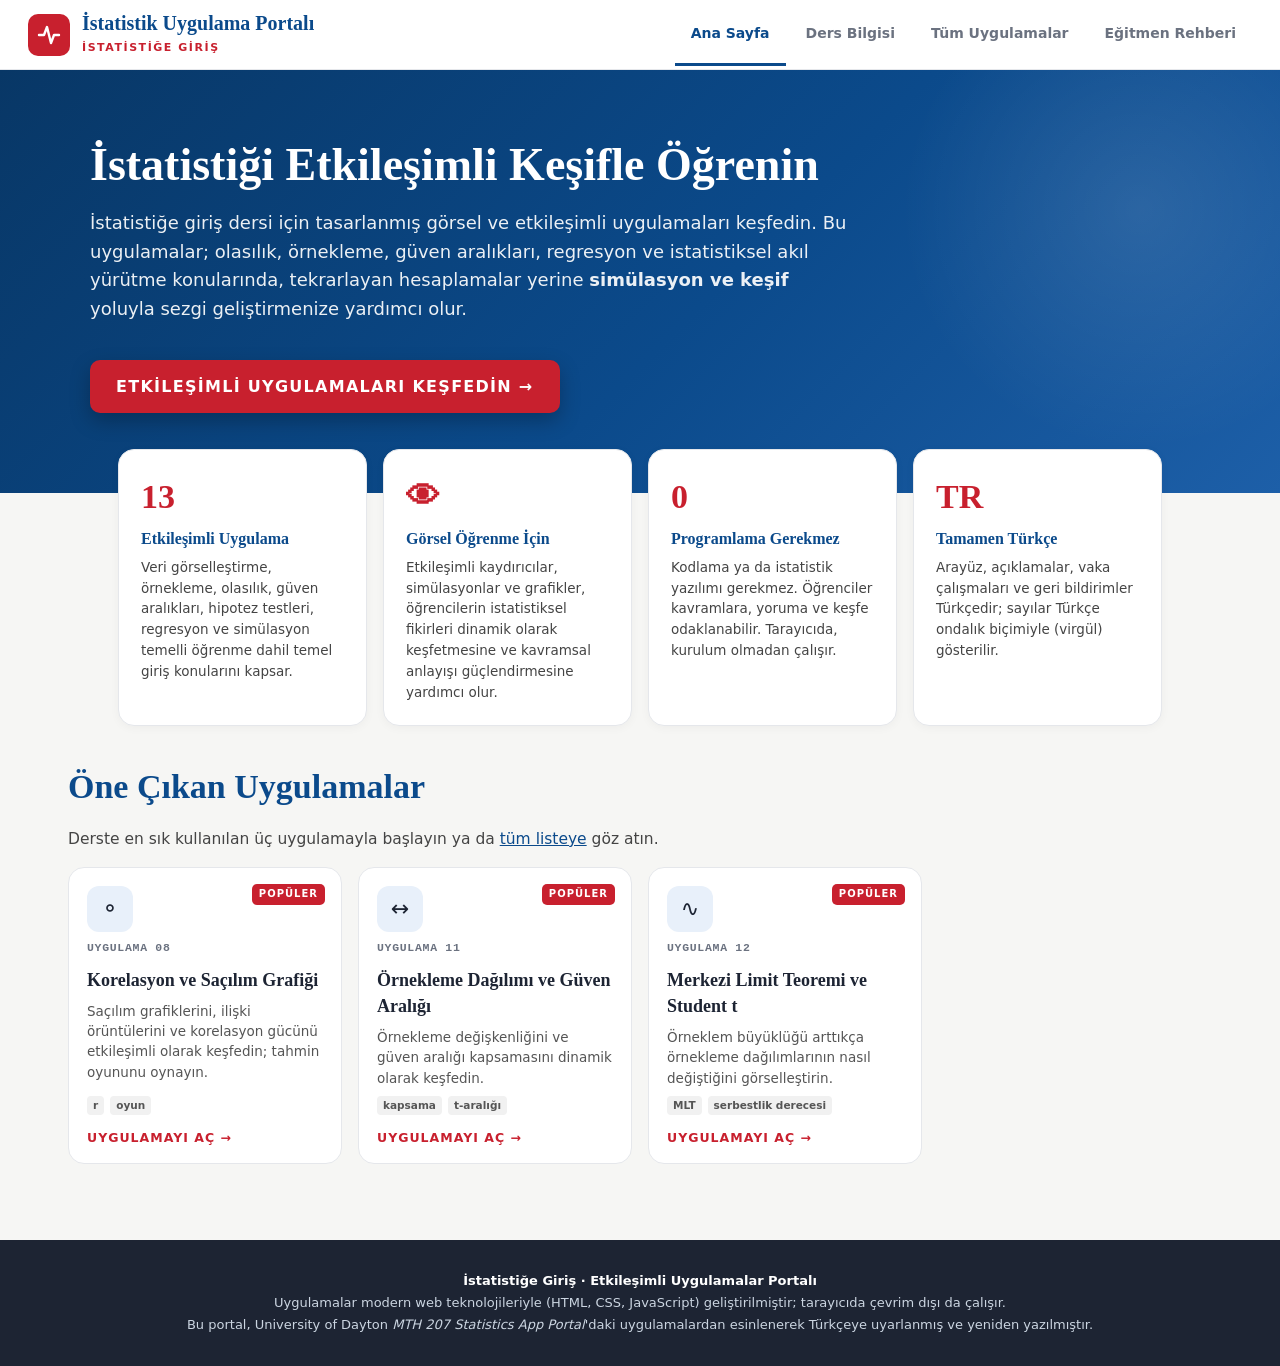
<file: index.html>
<!DOCTYPE html>
<html lang="tr">
<head>
<meta charset="UTF-8">
<meta name="viewport" content="width=device-width, initial-scale=1.0">
<title>İstatistiğe Giriş · Etkileşimli Uygulamalar Portalı</title>
<meta name="description" content="İstatistiğe giriş dersi için 13 etkileşimli, Türkçe istatistik uygulaması: örnekleme, betimsel istatistik, korelasyon, regresyon, olasılık, güven aralıkları ve hipotez testleri.">
<link rel="stylesheet" href="assets/ortak.css">
<style>
  body{background:#f6f6f4}
  .ust{display:flex;justify-content:space-between;align-items:center;gap:16px;background:#fff;border-bottom:1px solid var(--kenar);padding:0 28px;position:sticky;top:0;z-index:30;flex-wrap:wrap}
  .marka{display:flex;align-items:center;gap:12px;padding:12px 0;text-decoration:none}
  .marka .ikon{width:42px;height:42px;border-radius:10px;background:var(--kirmizi);display:grid;place-items:center}
  .marka b{display:block;font-family:var(--serif);font-size:20px;color:var(--mavi);line-height:1.1}
  .marka span{font-size:11px;font-weight:800;letter-spacing:.14em;color:var(--kirmizi)}
  nav.ana-menu{display:flex;gap:4px;flex-wrap:wrap}
  nav.ana-menu a{padding:20px 16px;font-size:14px;font-weight:600;color:var(--soluk);text-decoration:none;border-bottom:3px solid transparent}
  nav.ana-menu a.aktif{color:var(--mavi);border-bottom-color:var(--mavi)}
  .gorunum{display:none}.gorunum.aktif{display:block}
  .kahraman{background:linear-gradient(135deg,#083766 0%,#0b4a8b 55%,#1d5fa8 100%);color:#fff;padding:70px 28px 80px;position:relative;overflow:hidden}
  .kahraman::after{content:'';position:absolute;right:-120px;top:-120px;width:520px;height:520px;border-radius:50%;background:radial-gradient(circle,rgba(255,255,255,.10),transparent 65%)}
  .kahraman .ic{max-width:1100px;margin:0 auto;position:relative;z-index:1}
  .kahraman h1{font-family:var(--serif);font-size:46px;line-height:1.1;margin:0 0 18px;max-width:780px}
  .kahraman p{font-size:18px;line-height:1.6;max-width:760px;opacity:.92}
  .cta{display:inline-flex;align-items:center;gap:10px;background:var(--kirmizi);color:#fff;text-decoration:none;font-weight:800;letter-spacing:.08em;padding:15px 26px;border-radius:10px;margin-top:18px;box-shadow:0 8px 20px rgba(0,0,0,.25)}
  .cta:hover{background:#a81a26}
  .ozellik{max-width:1100px;margin:-44px auto 0;display:grid;grid-template-columns:repeat(4,1fr);gap:16px;padding:0 28px;position:relative;z-index:2}
  .ozellik .kart{padding:22px}
  .ozellik .sayi{font-family:var(--serif);font-size:34px;font-weight:700;color:var(--kirmizi)}
  .ozellik h3{margin:6px 0;font-size:16px;color:var(--mavi);font-family:var(--serif)}
  .ozellik p{margin:0;font-size:13.5px;color:#444;line-height:1.55}
  @media (max-width:900px){.ozellik{grid-template-columns:1fr 1fr}.kahraman h1{font-size:34px}}
  @media (max-width:560px){.ozellik{grid-template-columns:1fr}}
  .sayfa{max-width:1200px;margin:0 auto;padding:36px 28px}
  .sayfa-bas h1{font-family:var(--serif);color:var(--mavi);font-size:34px;margin:0 0 8px}
  .sayfa-bas p{font-size:15.5px;color:#444;line-height:1.6;max-width:880px}
  .canli{display:inline-flex;align-items:center;gap:7px;font-size:11px;font-weight:800;letter-spacing:.1em;color:var(--yesil);background:var(--yesil-acik);border-radius:999px;padding:5px 11px}
  .canli::before{content:'';width:8px;height:8px;border-radius:50%;background:var(--yesil);box-shadow:0 0 0 3px rgba(20,150,111,.25)}
  .hizli{display:flex;align-items:center;gap:8px;flex-wrap:wrap;margin:16px 0 8px;font-size:13px;font-weight:700;color:var(--soluk)}
  .hizli a{border:1px solid var(--kenar);background:#fff;border-radius:999px;padding:6px 14px;text-decoration:none;color:var(--mavi);font-weight:700}
  .hizli a:hover{background:var(--mavi);color:#fff}
  .arama{max-width:420px;margin-top:10px}
  .modul{margin-top:38px;scroll-margin-top:90px}
  .modul-bas{display:flex;gap:16px;align-items:flex-start;margin-bottom:16px}
  .modul-bas .harf{width:52px;height:52px;border-radius:14px;background:var(--mavi);color:#fff;font-family:var(--serif);font-size:26px;font-weight:700;display:grid;place-items:center;flex:none}
  .modul-bas h2{margin:2px 0 4px;font-size:15px;letter-spacing:.06em;color:var(--mavi)}
  .modul-bas p{margin:0;font-size:14px;color:#555;line-height:1.5}
  .kartlar{display:grid;grid-template-columns:repeat(auto-fill,minmax(270px,1fr));gap:16px}
  .uyg{background:#fff;border:1px solid var(--kenar);border-radius:16px;padding:18px 18px 16px;display:flex;flex-direction:column;gap:8px;transition:.18s;position:relative;text-decoration:none;color:inherit}
  .uyg:hover{transform:translateY(-3px);box-shadow:0 12px 28px rgba(11,74,139,.14);border-color:#c9d8ee}
  .uyg .no{font-family:var(--mono);font-size:11.5px;font-weight:800;color:var(--soluk);letter-spacing:.06em}
  .uyg .pop{position:absolute;top:16px;right:16px;font-size:10px;font-weight:800;letter-spacing:.1em;background:var(--kirmizi);color:#fff;border-radius:5px;padding:3px 7px}
  .uyg .simge{width:46px;height:46px;border-radius:12px;background:var(--mavi-acik);display:grid;place-items:center;font-size:22px}
  .uyg h3{margin:2px 0 0;font-family:var(--serif);font-size:18px;color:var(--metin)}
  .uyg p{margin:0;font-size:13.5px;color:#555;line-height:1.5;flex:1}
  .uyg .etiketler{display:flex;gap:6px;flex-wrap:wrap}
  .uyg .etiketler span{font-size:10.5px;font-weight:700;background:#f1f1f1;color:#555;border-radius:4px;padding:2px 6px}
  .uyg .ac{margin-top:6px;font-size:12.5px;font-weight:800;letter-spacing:.08em;color:var(--kirmizi)}
  .alinti{border-left:4px solid var(--kirmizi);background:#fff;padding:16px 20px;border-radius:0 12px 12px 0;font-family:var(--serif);font-size:19px;font-style:italic;color:var(--mavi);margin:18px 0}
  .liste-izgara{display:grid;grid-template-columns:repeat(4,1fr);gap:16px}
  @media (max-width:900px){.liste-izgara{grid-template-columns:1fr 1fr}}
  .liste-izgara .kart h3{font-size:16px}
  .liste-izgara ul{margin:0;padding-left:18px;font-size:13.5px;line-height:1.8;color:#333}
  .bolum-baslik{font-size:12px;font-weight:800;letter-spacing:.12em;color:var(--kirmizi);margin:30px 0 6px}
  .eslesme{display:grid;grid-template-columns:repeat(auto-fill,minmax(210px,1fr));gap:14px}
  .eslesme .kart{padding:16px}
  .eslesme .kart .e{font-size:11px;font-weight:800;letter-spacing:.1em;color:var(--kirmizi)}
  .eslesme .kart a{display:block;font-size:13.5px;margin:5px 0;color:var(--mavi);text-decoration:none;font-weight:600}
  .eslesme .kart a:hover{text-decoration:underline}
  .eslesme .kart .r{font-family:var(--mono);font-size:11px;color:var(--soluk);margin-top:6px}
  .alt-k{background:#1d2433;color:#cbd5e1;padding:30px 28px;text-align:center;font-size:13px;line-height:1.7;margin-top:40px}
  .alt-k b{color:#fff}
  .alt-k a{color:#93c5fd}
</style>
</head>
<body>
<header class="ust">
  <a class="marka" href="#ana"><div class="ikon"><svg width="24" height="24" viewBox="0 0 24 24" fill="none" stroke="#fff" stroke-width="2.4" stroke-linecap="round" stroke-linejoin="round"><polyline points="2,12 7,12 10,4 14,20 17,12 22,12"/></svg></div><div><b>İstatistik Uygulama Portalı</b><span>İSTATİSTİĞE GİRİŞ</span></div></a>
  <nav class="ana-menu">
    <a href="#ana" data-g="ana">Ana Sayfa</a>
    <a href="#ders" data-g="ders">Ders Bilgisi</a>
    <a href="#uygulamalar" data-g="uygulamalar">Tüm Uygulamalar</a>
    <a href="#rehber" data-g="rehber">Eğitmen Rehberi</a>
  </nav>
</header>

<!-- ================= ANA SAYFA ================= -->
<section class="gorunum" id="g-ana">
  <div class="kahraman"><div class="ic">
    <h1>İstatistiği Etkileşimli Keşifle Öğrenin</h1>
    <p>İstatistiğe giriş dersi için tasarlanmış görsel ve etkileşimli uygulamaları keşfedin. Bu uygulamalar; olasılık, örnekleme, güven aralıkları, regresyon ve istatistiksel akıl yürütme konularında, tekrarlayan hesaplamalar yerine <b>simülasyon ve keşif</b> yoluyla sezgi geliştirmenize yardımcı olur.</p>
    <a class="cta" href="#uygulamalar">ETKİLEŞİMLİ UYGULAMALARI KEŞFEDİN →</a>
  </div></div>
  <div class="ozellik">
    <div class="kart"><div class="sayi">13</div><h3>Etkileşimli Uygulama</h3><p>Veri görselleştirme, örnekleme, olasılık, güven aralıkları, hipotez testleri, regresyon ve simülasyon temelli öğrenme dahil temel giriş konularını kapsar.</p></div>
    <div class="kart"><div class="sayi">👁</div><h3>Görsel Öğrenme İçin</h3><p>Etkileşimli kaydırıcılar, simülasyonlar ve grafikler, öğrencilerin istatistiksel fikirleri dinamik olarak keşfetmesine ve kavramsal anlayışı güçlendirmesine yardımcı olur.</p></div>
    <div class="kart"><div class="sayi">0</div><h3>Programlama Gerekmez</h3><p>Kodlama ya da istatistik yazılımı gerekmez. Öğrenciler kavramlara, yoruma ve keşfe odaklanabilir. Tarayıcıda, kurulum olmadan çalışır.</p></div>
    <div class="kart"><div class="sayi">TR</div><h3>Tamamen Türkçe</h3><p>Arayüz, açıklamalar, vaka çalışmaları ve geri bildirimler Türkçedir; sayılar Türkçe ondalık biçimiyle (virgül) gösterilir.</p></div>
  </div>
  <div class="sayfa">
    <div class="sayfa-bas"><h1>Öne Çıkan Uygulamalar</h1><p>Derste en sık kullanılan üç uygulamayla başlayın ya da <a href="#uygulamalar">tüm listeye</a> göz atın.</p></div>
    <div class="kartlar" id="oneCikan"></div>
  </div>
</section>

<!-- ================= DERS BİLGİSİ ================= -->
<section class="gorunum" id="g-ders"><div class="sayfa">
  <div class="sayfa-bas"><h1>Bu Uygulamalar Derse Nasıl Destek Olur?</h1><p>İstatistiğe girişte kavramsal anlayışı desteklemek için tasarlanmış etkileşimli öğrenme araçları.</p></div>
  <p class="bolum-baslik">DERSİN YAKLAŞIMI</p>
  <div class="kart">
    <h2>Ders Felsefesi ve İstatistiksel Akıl Yürütme</h2>
    <p style="font-size:15px;line-height:1.65">Ders şunları vurgular:</p>
    <ul style="font-size:15px;line-height:1.8"><li>istatistiksel sonuçları yorumlamak,</li><li>araştırma tasarımlarını değerlendirmek,</li><li>varsayımları sınamak,</li><li>ve veriyi bağlamı içinde anlamak.</li></ul>
    <p style="font-size:15px;line-height:1.65">Öğrenciler formül ezberine odaklanmak yerine görsel yorum, akıl yürütme ve uygulamalı istatistiksel düşünme yoluyla kavramsal bir anlayış geliştirir.</p>
    <div class="alinti">“Öğrencilerin bir istatistiksel sonuca bakıp şunu sormasını istiyoruz: Bu, bağlamı içinde gerçekte ne anlama geliyor?”</div>
  </div>
  <p class="bolum-baslik">HESAP MAKİNESİ VE YAZILIMI TAMAMLAR</p>
  <div class="kart">
    <h2>Hesaplamanın Ötesinde Anlama</h2>
    <p style="font-size:15px;line-height:1.65">Bilimsel/grafik hesap makinesi ya da istatistik yazılımları (Excel, SPSS, R, Jamovi vb.) sınavlar ve standart ders çalışmaları için gerekli olmaya devam eder. Bu etkileşimli uygulamalar, hesap makinesi ve yazılım temelli öğretimin <b>yerini almak için değil, onu tamamlamak için</b> tasarlanmıştır.</p>
    <p style="font-size:15px;line-height:1.65">Uygulamalar, yalnızca hesap makinesinin kolayca açıklayamayacağı istatistiksel fikirler için sezgi geliştirmeye yardımcı olur. Parametreleri dinamik olarak değiştirip sonuçları gerçek zamanlı görerek öğrenciler şunları daha iyi kavrar:</p>
    <ul style="font-size:15px;line-height:1.8"><li>örnekleme değişkenliği,</li><li>güven aralıkları,</li><li>regresyonun davranışı,</li><li>olasılık kavramları,</li><li>ve istatistiksel karar verme.</li></ul>
    <div class="not mavi" style="font-size:15px"><b>Hesap makinesi hesaplar; bu uygulamalar ise sonuçların gerçekte ne anlama geldiğini yorumlamaya yardımcı olur.</b></div>
  </div>
  <p class="bolum-baslik">DERSTE NELER ÖĞRENİLİR?</p>
  <p style="font-size:14.5px;color:#444">Giriş düzeyindeki istatistiğin ana konularıyla uyumlu etkileşimli uygulamalar.</p>
  <div class="liste-izgara">
    <div class="kart"><h3>📊 Veriyi Keşfetmek ve Anlamak</h3><ul><li>Kategorik ve sayısal değişkenler</li><li>Histogram ve kutu grafikleri</li><li>Merkez ve yayılım ölçüleri</li><li>Dağılımları karşılaştırma</li><li>Normal modeller ve z-puanları</li></ul></div>
    <div class="kart"><h3>🔗 Değişkenler Arası İlişkiler</h3><ul><li>Saçılım grafikleri</li><li>Korelasyon</li><li>Doğrusal regresyon</li><li>Eğim ve ilişkinin yorumu</li><li>Regresyon varsayımları</li></ul></div>
    <div class="kart"><h3>🎯 Veri Toplamak</h3><ul><li>Popülasyon ve örneklem</li><li>Örnekleme yöntemleri</li><li>Örnekleme yanlılığı</li><li>Anket tasarımı</li><li>Gözlemsel çalışmalar</li></ul></div>
    <div class="kart"><h3>⚖️ Çıkarım ve Karar Verme</h3><ul><li>Olasılık kavramları</li><li>Merkezi Limit Teoremi</li><li>Güven aralıkları</li><li>Hipotez testleri</li><li>I. ve II. tip hatalar</li></ul></div>
  </div>
  <p class="bolum-baslik">PEDAGOJİK ÇERÇEVE</p>
  <div class="not" style="font-size:15px">Bu etkileşimli uygulamalar sınıf içi öğretimi desteklemek ve İstatistiğe Giriş dersinde kavramsal öğrenmeyi güçlendirmek amacıyla tasarlanmıştır.</div>
</div></section>

<!-- ================= TÜM UYGULAMALAR ================= -->
<section class="gorunum" id="g-uygulamalar"><div class="sayfa">
  <div class="sayfa-bas">
    <div style="display:flex;align-items:center;gap:12px;flex-wrap:wrap"><span class="kb" style="margin:0">ETKİLEŞİMLİ İSTATİSTİK UYGULAMALARI MERKEZİ</span><span class="canli">13 UYGULAMA YAYINDA</span></div>
    <h1>Etkileşimli İstatistik Uygulamalarını Keşfedin</h1>
    <p>İstatistiğe Giriş dersinde kavramsal anlayışı desteklemek için tasarlanmış 13 etkileşimli uygulamayı keşfedin. Uygulamalar, ders müfredatının kronolojik akışına göre düzenlenmiştir.</p>
    <div class="hizli">Hızlı geçiş: <a href="#modul-A">Modül A</a><a href="#modul-B">Modül B</a><a href="#modul-C">Modül C</a><a href="#modul-D">Modül D</a></div>
    <input type="text" class="arama" id="ara" placeholder="🔍 Uygulama ara (ör. regresyon, güven, zar)…">
  </div>
  <div id="moduller"></div>
</div></section>

<!-- ================= EĞİTMEN REHBERİ ================= -->
<section class="gorunum" id="g-rehber"><div class="sayfa">
  <div class="sayfa-bas"><h1>Eğitmen Rehberi ve Öğretim Stratejileri</h1></div>
  <p class="bolum-baslik">DERSE ENTEGRASYON</p>
  <div class="izgara-3">
    <div class="kart"><h3>📽 Ders Sırasında Yansıtma ve Not Alma</h3><p style="font-size:14px;line-height:1.6">Uygulamalar canlı sınıf gösterimlerinde ve yansıtılan derslerde iyi çalışacak biçimde tasarlanmıştır. Eğitmenler simülasyonların üzerine doğrudan not alabilir, grafikleri tam ekran büyütebilir ve sınıf tartışmaları sırasında istatistiksel örüntüleri dinamik olarak vurgulayabilir.</p></div>
    <div class="kart"><h3>🙋 Sınıf İçi Etkin Öğrenme</h3><p style="font-size:14px;line-height:1.6">Eğitmenler, öğrencilerin kendi cihazlarında uygulamaları keşfederek tahminlerini sınadığı, sonuçları yorumladığı ve istatistiksel fikirleri birlikte tartıştığı kısa sınıf etkinlikleri düzenleyebilir.</p><p style="font-size:14px;line-height:1.6">Örneğin öğrenciler, <a href="uygulamalar/08-korelasyon.html">Korelasyon ve Saçılım Grafiği</a> uygulamasında gerçek değeri görmeden önce korelasyonun gücünü gözle tahmin edebilir.</p></div>
    <div class="kart"><h3>💻 Programlama Gerekmez</h3><p style="font-size:14px;line-height:1.6">Uygulamalar giriş düzeyindeki öğrenciler için tasarlanmıştır ve programlama deneyimi gerektirmez. Öğrenciler istatistik yazılımı ya da kodlama yerine kaydırıcılar, düğmeler, simülasyonlar ve görsel denetimlerle etkileşime girer.</p></div>
  </div>
  <p class="bolum-baslik">ÖĞRENCİ KATILIMI</p>
  <div class="izgara-3">
    <div class="kart"><h3>👁 Kavramları Görsel Olarak Keşfetme</h3><p style="font-size:14px;line-height:1.6">Öğrenciler kaydırıcıları, örnekleme ayarlarını ve grafik gösterimlerini değiştirerek istatistiksel kavramlar için dinamik bir sezgi geliştirir.</p></div>
    <div class="kart"><h3>🔍 Sonuçları Keşfetme ve Yorumlama</h3><p style="font-size:14px;line-height:1.6">Öğrenciler beklenen sonuçları simülasyon sonuçlarıyla karşılaştırır ve istatistiksel anlamı bağlamı içinde yorumlama alıştırması yapar.</p></div>
    <div class="kart"><h3>🔁 Ders Kavramlarını Pekiştirme</h3><p style="font-size:14px;line-height:1.6">Uygulamalara ödev, sınav hazırlığı ya da bağımsız keşif sırasında yeniden dönülerek kavramsal anlayış güçlendirilebilir.</p></div>
  </div>
  <p class="bolum-baslik">KONUYA GÖRE ÖNERİLEN UYGULAMA EŞLEŞTİRMELERİ</p>
  <div class="eslesme" id="eslesme"></div>
  <p class="bolum-baslik">ÖRNEK SINIF ETKİNLİKLERİ</p>
  <div class="kart"><ul style="font-size:14px;line-height:1.85;margin:0">
    <li><b>Tahmin et – sına – açıkla:</b> Öğrenciler önce sonucu tahmin eder (ör. “n'yi dörde katlarsak hata payı ne olur?”), sonra uygulamada sınar, sonra farkı açıklar.</li>
    <li><b>Yanlılık avı (Uygulama 02):</b> Her grup bir yöntem seçer, 500 tekrarla karşılaştırır ve yöntemini yanlılık/değişkenlik açısından sınıfa sunar.</li>
    <li><b>Korelasyon turnuvası (Uygulama 08):</b> 10 turluk tahmin oyunu; en düşük ortalama hatayı yapan grup kazanır.</li>
    <li><b>%95 ne demek? (Uygulama 11):</b> Sınıfça 100 örneklem çekin; kaç aralığın kaçırdığını sayın ve “güven” kelimesinin anlamını tartışın.</li>
    <li><b>Halat çekişi (Uygulama 13):</b> α'yı küçültünce β'nın neden büyüdüğünü, n'yi artırınca ikisinin birlikte nasıl küçüldüğünü gösterin.</li>
  </ul></div>
</div></section>

<footer class="alt-k">
  <b>İstatistiğe Giriş · Etkileşimli Uygulamalar Portalı</b><br>
  Uygulamalar modern web teknolojileriyle (HTML, CSS, JavaScript) geliştirilmiştir; tarayıcıda çevrim dışı da çalışır.<br>
  Bu portal, University of Dayton <i>MTH 207 Statistics App Portal</i>'daki uygulamalardan esinlenerek Türkçeye uyarlanmış ve yeniden yazılmıştır.
</footer>

<script>
const UYG = [
  {no: '01', m: 'A', ad: 'Popülasyon ve Örneklem', d: 'Popülasyonları, örneklemleri, parametreleri ve örneklem istatistiklerini görsel olarak karşılaştırın.', s: '🎯', dosya: '01-populasyon-orneklem.html', e: ['örnekleme hatası', 'MLT']},
  {no: '02', m: 'A', ad: 'Örnekleme Yöntemleri ve Yanlılık', d: 'Farklı örnekleme yöntemlerinin yanlılığı nasıl doğurduğunu ya da azalttığını keşfedin.', s: '🧭', dosya: '02-orneklem-yontemleri.html', e: ['BRÖ', 'tabakalı', 'küme']},
  {no: '03', m: 'A', ad: 'Kategorik Verileri Keşfet', d: 'Kategorik verileri frekans tabloları, çubuk grafikler, pasta grafikler ve Pareto grafikleriyle görselleştirin.', s: '📊', dosya: '03-kategorik-veriler.html', e: ['çubuk', 'pasta', 'CSV']},
  {no: '04', m: 'A', ad: 'Sayısal Verileri Keşfet', d: 'Şekil, merkez, yayılım ve aykırı değerleri histogram, nokta grafiği, kutu grafiği ve gövde-yaprakla inceleyin.', s: '📈', dosya: '04-sayisal-veriler.html', e: ['histogram', 'çarpıklık']},
  {no: '05', m: 'B', ad: 'Çapraz Tablolar ve Paradoks', d: 'İki yönlü tabloları, koşullu yüzdeleri ve Simpson Paradoksu\'nu etkileşimli olarak keşfedin.', s: '▦', dosya: '05-capraz-tablolar.html', e: ['koşullu dağılım', 'Simpson']},
  {no: '06', m: 'B', ad: 'Dağılımları Karşılaştırma', d: 'Birden çok grubu kutu ve keman grafikleriyle görsel olarak karşılaştırın; kendi verinizi yükleyin.', s: '📦', dosya: '06-dagilimlari-karsilastirma.html', e: ['kutu grafiği', 'Iris']},
  {no: '07', m: 'B', ad: 'Normal Model ve Ampirik Kural', d: 'z-puanlarını, normal dağılımları ve 68–95–99,7 ampirik kuralını görselleştirin.', s: '🔔', dosya: '07-normal-model.html', e: ['z-puanı', 'yüzdelik']},
  {no: '08', m: 'B', ad: 'Korelasyon ve Saçılım Grafiği', d: 'Saçılım grafiklerini, ilişki örüntülerini ve korelasyon gücünü etkileşimli olarak keşfedin; tahmin oyununu oynayın.', s: '⚬', dosya: '08-korelasyon.html', pop: true, e: ['r', 'oyun']},
  {no: '09', m: 'B', ad: 'Regresyon ve Eğri Uydurma', d: 'Regresyon doğrularını, tahmin doğruluğunu, artık örüntülerini ve eğri uydurmayı görsel olarak inceleyin.', s: '📉', dosya: '09-regresyon.html', e: ['EKK', 'artıklar', 'Q-Q']},
  {no: '10', m: 'C', ad: 'Büyük Sayılar Yasası Simülatörü', d: 'Tekrarlanan deneylerde ve uzun dönemli simülasyonlarda olasılıkların nasıl kararlı hâle geldiğini görün.', s: '🎲', dosya: '10-buyuk-sayilar-yasasi.html', e: ['yazı-tura', 'zar']},
  {no: '11', m: 'D', ad: 'Örnekleme Dağılımı ve Güven Aralığı', d: 'Örnekleme değişkenliğini ve güven aralığı kapsamasını dinamik olarak keşfedin.', s: '↔', dosya: '11-guven-araligi.html', pop: true, e: ['kapsama', 't-aralığı']},
  {no: '12', m: 'D', ad: 'Merkezi Limit Teoremi ve Student t', d: 'Örneklem büyüklüğü arttıkça örnekleme dağılımlarının nasıl değiştiğini görselleştirin.', s: '∿', dosya: '12-merkezi-limit-teoremi.html', pop: true, e: ['MLT', 'serbestlik derecesi']},
  {no: '13', m: 'D', ad: 'Hipotez Testleri ve Karar Hataları', d: 'p-değerlerini, anlamlılık düzeylerini ve I./II. tip hataları etkileşimli olarak keşfedin.', s: '⚖', dosya: '13-hipotez-testleri.html', e: ['p-değeri', 'güç']}
];
const MODUL = {
  A: {ad: 'MODÜL A: VERİ TOPLAMA VE BETİMSEL İSTATİSTİK', d: 'Örnekleme yöntemlerini, kategorik verileri, dağılımları ve veriyi betimlemek için kullanılan grafiksel özetleri keşfedin.', sira: ['01', '02', '03', '04']},
  B: {ad: 'MODÜL B: İLİŞKİLER VE MODELLEME', d: 'Saçılım grafikleri, korelasyon, regresyon, dağılımlar ve görsel karşılaştırmalarla değişkenler arasındaki ilişkileri keşfedin.', sira: ['05', '06', '07', '08', '09']},
  C: {ad: 'MODÜL C: OLASILIĞIN TEMELLERİ', d: 'Etkileşimli simülasyonlarla olasılık, rastlantısallık, uzun dönem davranışı ve deney sonuçları için sezgi geliştirin.', sira: ['10']},
  D: {ad: 'MODÜL D: ÇIKARIMSAL İSTATİSTİK', d: 'Örnekleme dağılımlarını, güven aralıklarını, Merkezi Limit Teoremi\'ni ve hipotez testi kavramlarını etkileşimli olarak keşfedin.', sira: ['11', '12', '13']}
};
const bul = no => UYG.find(u => u.no === no);
const kart = u => `<a class="uyg" href="uygulamalar/${u.dosya}">${u.pop ? '<span class="pop">POPÜLER</span>' : ''}<div class="simge">${u.s}</div><div class="no">UYGULAMA ${u.no}</div><h3>${u.ad}</h3><p>${u.d}</p><div class="etiketler">${u.e.map(x => `<span>${x}</span>`).join('')}</div><div class="ac">UYGULAMAYI AÇ →</div></a>`;
function modulleriCiz(q = '') {
  q = q.toLocaleLowerCase('tr');
  const eslesir = u => !q || (u.ad + ' ' + u.d + ' ' + u.e.join(' ')).toLocaleLowerCase('tr').includes(q);
  document.getElementById('moduller').innerHTML = Object.entries(MODUL).map(([h, m]) => { const k = m.sira.map(bul).filter(eslesir); if (!k.length) return '';
    return `<div class="modul" id="modul-${h}"><div class="modul-bas"><div class="harf">${h}</div><div><h2>${m.ad}</h2><p>${m.d}</p></div></div><div class="kartlar">${k.map(kart).join('')}</div></div>`; }).join('') || '<p style="margin-top:30px;color:#666">Aramanızla eşleşen uygulama bulunamadı.</p>';
}
document.getElementById('oneCikan').innerHTML = UYG.filter(u => u.pop).map(kart).join('');
const ES = [['ÖRNEKLEME VE VERİ TOPLAMA', ['01', '02']], ['BETİMSEL İSTATİSTİK', ['03', '04', '06']], ['İLİŞKİLER VE MODELLEME', ['05', '08', '09']], ['OLASILIK', ['07', '10']], ['İSTATİSTİKSEL ÇIKARIM', ['11', '12', '13']]];
document.getElementById('eslesme').innerHTML = ES.map(([b, l]) => `<div class="kart"><div class="e">${b}</div>${l.map(n => `<a href="uygulamalar/${bul(n).dosya}">${bul(n).ad}</a>`).join('')}<div class="r">Uygulama ${l.join(', ')}</div></div>`).join('');
document.getElementById('ara').addEventListener('input', e => modulleriCiz(e.target.value));
modulleriCiz();
function yonlendir() {
  let h = location.hash.replace('#', '') || 'ana'; let modul = null;
  if (h.startsWith('modul-')) { modul = h; h = 'uygulamalar'; }
  if (!document.getElementById('g-' + h)) h = 'ana';
  document.querySelectorAll('.gorunum').forEach(g => g.classList.toggle('aktif', g.id === 'g-' + h));
  document.querySelectorAll('nav.ana-menu a').forEach(a => a.classList.toggle('aktif', a.dataset.g === h));
  if (modul) { const m = document.getElementById(modul); if (m) m.scrollIntoView({behavior: 'smooth'}); } else window.scrollTo(0, 0);
}
window.addEventListener('hashchange', yonlendir); yonlendir();
</script>
</body>
</html>
</file>
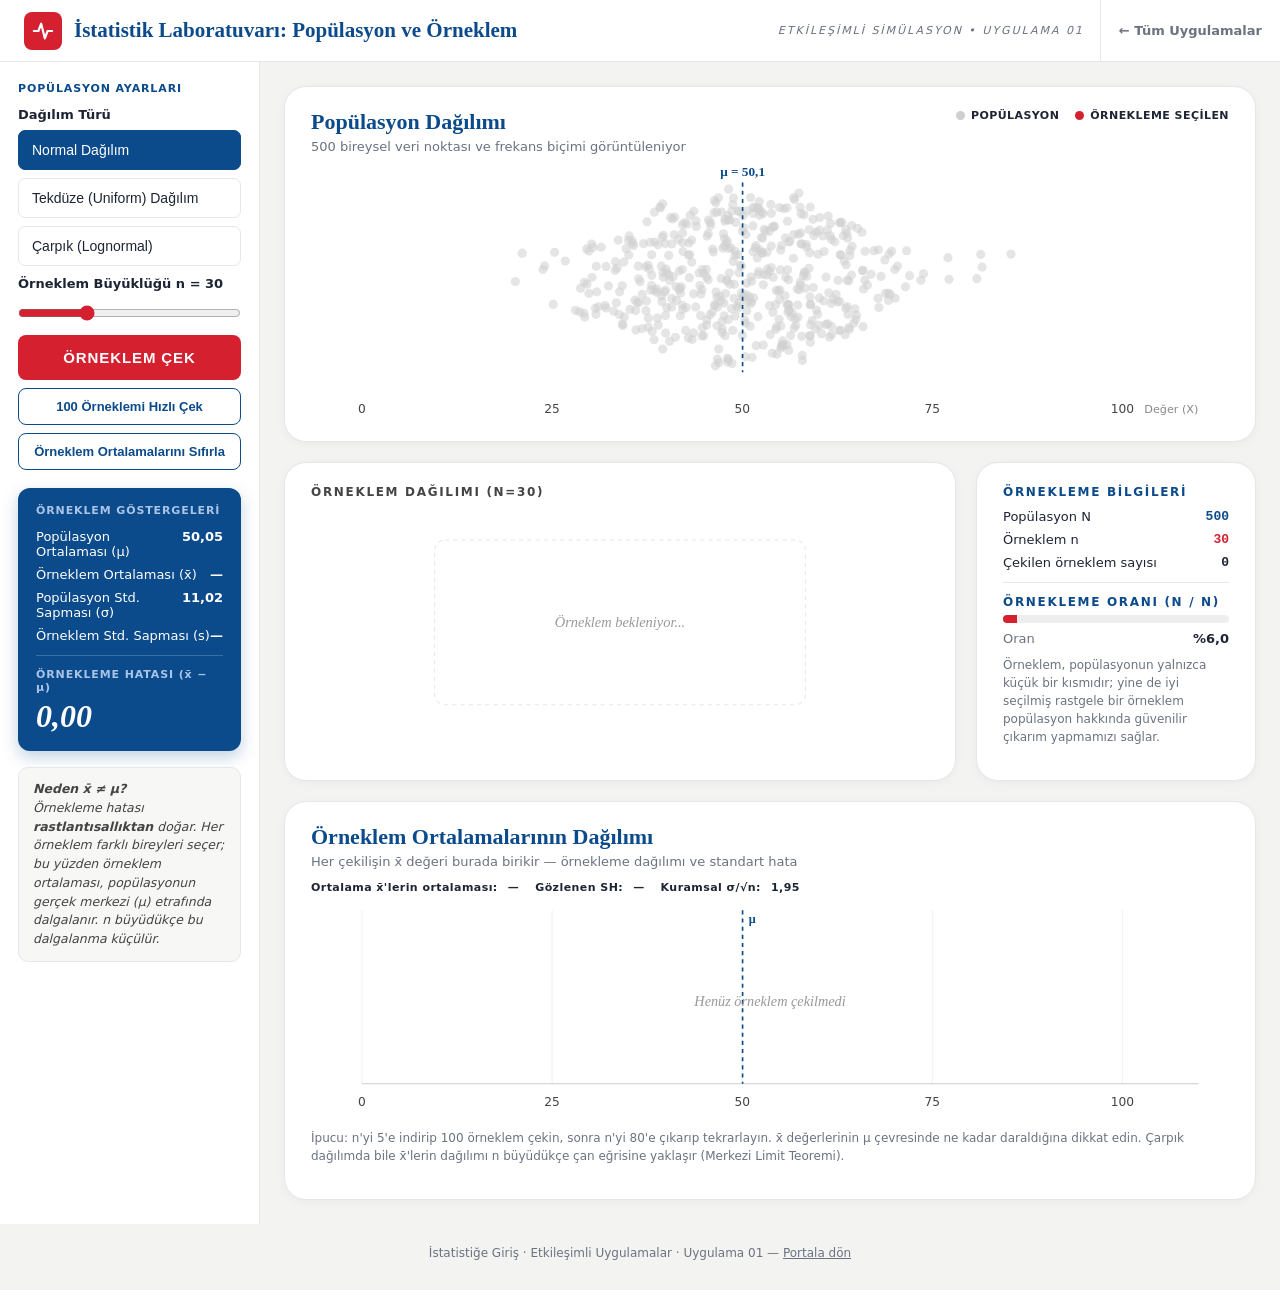
<file: uygulamalar/01-populasyon-orneklem.html>
<!DOCTYPE html>
<html lang="tr">
<head>
<meta charset="UTF-8">
<meta name="viewport" content="width=device-width, initial-scale=1.0">
<title>İstatistik Laboratuvarı: Popülasyon ve Örneklem</title>
<style>
  :root{
    --mavi:#0b4a8b; --mavi-koyu:#083766; --kirmizi:#d4202f; --gri:#cfcac2;
    --zemin:#f3f3f1; --kart:#ffffff; --metin:#1d2433; --soluk:#6b7280; --kenar:#e5e7eb;
  }
  *{box-sizing:border-box}
  body{margin:0;font-family:"Segoe UI",system-ui,-apple-system,Roboto,Arial,sans-serif;background:var(--zemin);color:var(--metin)}
  header{display:flex;align-items:stretch;justify-content:space-between;padding:0 0 0 24px;min-height:62px;background:#fff;border-bottom:1px solid var(--kenar)}
  .logo{display:flex;align-items:center;gap:12px;text-decoration:none}
  .logo .ikon{width:38px;height:38px;border-radius:8px;background:var(--kirmizi);display:grid;place-items:center}
  .logo h1{margin:0;font-family:Georgia,"Times New Roman",serif;font-size:21px;color:var(--mavi)}
  header .alt{font-size:11px;letter-spacing:.18em;color:var(--soluk);text-transform:uppercase;font-style:italic}
  .duzen{display:grid;grid-template-columns:260px 1fr;min-height:calc(100vh - 63px)}
  aside{background:#fff;border-right:1px solid var(--kenar);padding:20px 18px}
  .baslik-k{font-size:11px;font-weight:700;letter-spacing:.08em;color:var(--mavi);text-transform:uppercase;margin:0 0 12px}
  label.e{display:block;font-size:13px;font-weight:600;margin:10px 0 8px}
  .dag-btn{display:block;width:100%;text-align:left;padding:11px 13px;margin-bottom:8px;border:1px solid var(--kenar);background:#fff;border-radius:7px;font-size:14px;cursor:pointer;color:var(--metin);transition:.15s}
  .dag-btn:hover{border-color:var(--mavi)}
  .dag-btn.aktif{background:var(--mavi);color:#fff;border-color:var(--mavi)}
  input[type=range]{width:100%;accent-color:var(--kirmizi);margin:6px 0 14px}
  .ana-btn{width:100%;padding:14px;border:0;border-radius:8px;background:var(--kirmizi);color:#fff;font-weight:800;letter-spacing:.06em;font-size:15px;cursor:pointer;text-transform:uppercase}
  .ana-btn:disabled{opacity:.55;cursor:wait}
  .ikincil{width:100%;margin-top:8px;padding:10px;border:1px solid var(--mavi);border-radius:8px;background:#fff;color:var(--mavi);font-weight:700;font-size:13px;cursor:pointer}
  .ikincil:disabled{opacity:.5;cursor:wait}
  .metrik-kart{margin-top:18px;background:var(--mavi);color:#fff;border-radius:12px;padding:16px 18px;box-shadow:0 6px 16px rgba(11,74,139,.25)}
  .metrik-kart .baslik-k{color:#a9c4e6}
  .satir{display:flex;justify-content:space-between;font-size:13px;margin:8px 0}
  .satir b{font-variant-numeric:tabular-nums}
  .ayrac{border-top:1px solid rgba(255,255,255,.2);margin:12px 0}
  .hata{font-family:Georgia,serif;font-style:italic;font-size:32px;font-weight:700;margin-top:4px}
  .not{margin-top:16px;background:#f7f7f6;border:1px solid var(--kenar);border-radius:10px;padding:12px 14px;font-size:12.5px;font-style:italic;color:#444;line-height:1.5}
  main{padding:24px;display:grid;gap:20px;grid-template-columns:1fr 280px;align-content:start}
  .kart{background:var(--kart);border:1px solid var(--kenar);border-radius:22px;padding:22px 26px;box-shadow:0 2px 10px rgba(0,0,0,.04)}
  .genis{grid-column:1 / -1}
  .kart h2{margin:0;font-family:Georgia,serif;color:var(--mavi);font-size:22px}
  .kart .aciklama{font-size:13px;color:var(--soluk);margin-top:4px}
  .ust{display:flex;justify-content:space-between;align-items:flex-start;gap:12px;flex-wrap:wrap}
  .lejant{display:flex;gap:16px;font-size:11px;font-weight:700;letter-spacing:.04em}
  .lejant span{display:flex;align-items:center;gap:6px}
  .nokta{width:9px;height:9px;border-radius:50%;display:inline-block}
  svg{width:100%;display:block}
  .kucuk-baslik{font-size:12px;font-weight:700;letter-spacing:.14em;color:#444;text-transform:uppercase;margin-bottom:10px}
  .yogunluk{height:8px;background:#eee;border-radius:4px;overflow:hidden;margin-top:6px}
  .yogunluk div{height:100%;background:var(--kirmizi);width:0;transition:width .4s}
  .ipucu{font-size:12px;color:var(--soluk);line-height:1.5;margin-top:10px}
  .bekle{fill:#999;font-style:italic;font-family:Georgia,serif;font-size:14px}
  @media (max-width:900px){.duzen{grid-template-columns:1fr}main{grid-template-columns:1fr}aside{border-right:0;border-bottom:1px solid var(--kenar)}}
</style>
</head>
<body>
<header>
  <a class="logo" href="../index.html">
    <div class="ikon"><svg width="22" height="22" viewBox="0 0 24 24" fill="none" stroke="#fff" stroke-width="2.4" stroke-linecap="round" stroke-linejoin="round"><polyline points="2,12 7,12 10,4 14,20 17,12 22,12"/></svg></div>
    <h1>İstatistik Laboratuvarı: Popülasyon ve Örneklem</h1>
  </a>
  <div style="display:flex;align-items:stretch"><div class="alt" style="display:flex;align-items:center;padding-right:16px">Etkileşimli Simülasyon • Uygulama 01</div><a href="../index.html" style="display:flex;align-items:center;padding:0 18px;border-left:1px solid #e5e7eb;font-size:13px;font-weight:600;color:#6b7280;text-decoration:none">← Tüm Uygulamalar</a></div>
</header>

<div class="duzen">
  <aside>
    <p class="baslik-k">Popülasyon Ayarları</p>
    <label class="e">Dağılım Türü</label>
    <button class="dag-btn aktif" data-dag="normal">Normal Dağılım</button>
    <button class="dag-btn" data-dag="tekduze">Tekdüze (Uniform) Dağılım</button>
    <button class="dag-btn" data-dag="carpik">Çarpık (Lognormal)</button>

    <label class="e" for="nKaydir">Örneklem Büyüklüğü n = <span id="nDeger">30</span></label>
    <input type="range" id="nKaydir" min="1" max="100" value="30">

    <button class="ana-btn" id="cekBtn">Örneklem Çek</button>
    <button class="ikincil" id="cokluBtn">100 Örneklemi Hızlı Çek</button>
    <button class="ikincil" id="sifirBtn">Örneklem Ortalamalarını Sıfırla</button>

    <div class="metrik-kart">
      <p class="baslik-k">Örneklem Göstergeleri</p>
      <div class="satir"><span>Popülasyon Ortalaması (μ)</span><b id="mu">–</b></div>
      <div class="satir"><span>Örneklem Ortalaması (x̄)</span><b id="xbar">—</b></div>
      <div class="satir"><span>Popülasyon Std. Sapması (σ)</span><b id="sigma">–</b></div>
      <div class="satir"><span>Örneklem Std. Sapması (s)</span><b id="sS">—</b></div>
      <div class="ayrac"></div>
      <p class="baslik-k" style="margin-bottom:0;text-transform:none">ÖRNEKLEME HATASI (x̄ − μ)</p>
      <div class="hata" id="hata">0,00</div>
    </div>

    <div class="not"><b>Neden x̄ ≠ μ?</b><br>
      Örnekleme hatası <b>rastlantısallıktan</b> doğar. Her örneklem farklı bireyleri seçer; bu yüzden örneklem ortalaması, popülasyonun gerçek merkezi (μ) etrafında dalgalanır. n büyüdükçe bu dalgalanma küçülür.
    </div>
  </aside>

  <main>
    <section class="kart genis">
      <div class="ust">
        <div>
          <h2>Popülasyon Dağılımı</h2>
          <div class="aciklama">500 bireysel veri noktası ve frekans biçimi görüntüleniyor</div>
        </div>
        <div class="lejant">
          <span><i class="nokta" style="background:#cfcfcf"></i>POPÜLASYON</span>
          <span><i class="nokta" style="background:var(--kirmizi)"></i>ÖRNEKLEME SEÇİLEN</span>
        </div>
      </div>
      <svg id="popSvg" viewBox="0 0 900 260" aria-label="Popülasyon dağılımı"></svg>
    </section>

    <section class="kart">
      <div class="kucuk-baslik" id="ornBaslik">Örneklem Dağılımı (n=30)</div>
      <svg id="ornSvg" viewBox="0 0 600 240" aria-label="Örneklem histogramı"></svg>
    </section>

    <section class="kart">
      <div class="kucuk-baslik" style="color:var(--mavi)">Örnekleme Bilgileri</div>
      <div class="satir"><span>Popülasyon N</span><b id="Nd" style="color:var(--mavi);font-family:monospace">500</b></div>
      <div class="satir"><span>Örneklem n</span><b id="nd" style="color:var(--kirmizi);font-family:monospace">30</b></div>
      <div class="satir"><span>Çekilen örneklem sayısı</span><b id="kd" style="font-family:monospace">0</b></div>
      <div class="ayrac" style="border-color:var(--kenar)"></div>
      <div class="kucuk-baslik" style="color:var(--mavi);margin-bottom:0">Örnekleme Oranı (n / N)</div>
      <div class="yogunluk"><div id="yogBar"></div></div>
      <div class="satir"><span style="color:var(--soluk)">Oran</span><b id="yogYuzde">%6,0</b></div>
      <p class="ipucu">Örneklem, popülasyonun yalnızca küçük bir kısmıdır; yine de iyi seçilmiş rastgele bir örneklem popülasyon hakkında güvenilir çıkarım yapmamızı sağlar.</p>
    </section>

    <section class="kart genis">
      <div class="ust">
        <div>
          <h2>Örneklem Ortalamalarının Dağılımı</h2>
          <div class="aciklama">Her çekilişin x̄ değeri burada birikir — örnekleme dağılımı ve standart hata</div>
        </div>
        <div class="lejant">
          <span>Ortalama x̄'lerin ortalaması: <b id="xbarOrt" style="margin-left:4px">—</b></span>
          <span>Gözlenen SH: <b id="shGoz" style="margin-left:4px">—</b></span>
          <span>Kuramsal σ/√n: <b id="shKur" style="margin-left:4px">—</b></span>
        </div>
      </div>
      <svg id="ortSvg" viewBox="0 0 900 220" aria-label="Örneklem ortalamaları"></svg>
      <p class="ipucu">İpucu: n'yi 5'e indirip 100 örneklem çekin, sonra n'yi 80'e çıkarıp tekrarlayın. x̄ değerlerinin μ çevresinde ne kadar daraldığına dikkat edin. Çarpık dağılımda bile x̄'lerin dağılımı n büyüdükçe çan eğrisine yaklaşır (Merkezi Limit Teoremi).</p>
    </section>
  </main>
</div>

<div style="text-align:center;font-size:12px;color:#6b7280;padding:22px 16px 30px">İstatistiğe Giriş · Etkileşimli Uygulamalar · Uygulama 01 — <a href="../index.html" style="color:#6b7280">Portala dön</a></div>
<script>
(() => {
  const N = 500, XMIN = 0, XMAX = 110;
  const fmt = (v, d = 2) => v.toLocaleString('tr-TR', {minimumFractionDigits: d, maximumFractionDigits: d});
  const $ = id => document.getElementById(id);
  const NS = 'http://www.w3.org/2000/svg';
  const el = (tag, attrs = {}, parent) => {
    const e = document.createElementNS(NS, tag);
    for (const k in attrs) e.setAttribute(k, attrs[k]);
    if (parent) parent.appendChild(e);
    return e;
  };

  // Tohumlu rastgele sayı üreteci (popülasyon her dağılım için sabit kalsın)
  function mulberry32(a){return function(){a|=0;a=a+0x6D2B79F5|0;let t=Math.imul(a^a>>>15,1|a);t=t+Math.imul(t^t>>>7,61|t)^t;return((t^t>>>14)>>>0)/4294967296}}
  function gauss(r){let u=0,v=0;while(u===0)u=r();while(v===0)v=r();return Math.sqrt(-2*Math.log(u))*Math.cos(2*Math.PI*v)}

  function populasyonUret(tur){
    const r = mulberry32({normal: 207, tekduze: 2071, carpik: 2072}[tur]);
    const veri = [];
    while (veri.length < N){
      let x;
      if (tur === 'normal') x = 50 + 12 * gauss(r);
      else if (tur === 'tekduze') x = 10 + 85 * r();
      else x = Math.exp(3.45 + 0.45 * gauss(r));
      if (x >= 2 && x <= 105) veri.push({x, y: r()});
    }
    return veri;
  }
  const ort = a => a.reduce((s, v) => s + v, 0) / a.length;
  const sd = (a, orneklem) => {
    if (a.length < 2) return NaN;
    const m = ort(a);
    return Math.sqrt(a.reduce((s, v) => s + (v - m) ** 2, 0) / (a.length - (orneklem ? 1 : 0)));
  };

  let tur = 'normal', pop = [], mu = 0, sigma = 0, n = 30, secilen = [], xbarlar = [], calisiyor = false;

  // ---------- Popülasyon grafiği ----------
  const popSvg = $('popSvg');
  const PW = 900, PH = 260, PL = 50, PR = 30, PT = 34, PB = 52;
  const sx = x => PL + (x - XMIN) / (XMAX - XMIN) * (PW - PL - PR);
  let noktalar = [];

  function popCiz(){
    popSvg.innerHTML = '';
    // dikey yığılma: yoğunluğa göre jitter genişliği
    const kutu = new Array(56).fill(0);
    pop.forEach(p => kutu[Math.min(55, Math.floor(p.x / 2))]++);
    const maks = Math.max(...kutu);
    const orta = PT + (PH - PT - PB) / 2, yar = (PH - PT - PB) / 2;
    noktalar = pop.map(p => {
      const yog = kutu[Math.min(55, Math.floor(p.x / 2))] / maks;
      const y = orta + (p.y - 0.5) * 2 * yar * (0.25 + 0.75 * yog);
      return el('circle', {cx: sx(p.x), cy: y, r: 4.5, fill: '#cfcfcf', 'fill-opacity': .55}, popSvg);
    });
    // eksen
    [0, 25, 50, 75, 100].forEach(t => {
      el('text', {x: sx(t), y: PH - 6, 'text-anchor': 'middle', 'font-size': 12, fill: '#444'}, popSvg).textContent = t;
    });
    el('text', {x: PW - PR, y: PH - 6, 'text-anchor': 'end', 'font-size': 11, fill: '#888'}, popSvg).textContent = 'Değer (X)';
    // μ çizgisi
    el('line', {x1: sx(mu), x2: sx(mu), y1: PT - 6, y2: PH - PB + 6, stroke: '#0b4a8b', 'stroke-width': 1.6, 'stroke-dasharray': '4 4'}, popSvg);
    el('text', {x: sx(mu), y: PT - 12, 'text-anchor': 'middle', 'font-size': 13, 'font-weight': 700, fill: '#0b4a8b', 'font-family': 'Georgia,serif'}, popSvg).textContent = 'μ = ' + fmt(mu, 1);
    // x̄ çizgisi (varsa)
    popSvg.xbarCizgi = el('line', {x1: 0, x2: 0, y1: PT - 6, y2: PH - PB + 6, stroke: '#d4202f', 'stroke-width': 1.6, 'stroke-dasharray': '2 3', visibility: 'hidden'}, popSvg);
    popSvg.xbarYazi = el('text', {x: 0, y: PH - PB + 18, 'text-anchor': 'middle', 'font-size': 12, 'font-weight': 700, fill: '#d4202f', 'font-family': 'Georgia,serif', visibility: 'hidden'}, popSvg);
  }
  function xbarGoster(x){
    const v = x == null ? 'hidden' : 'visible';
    popSvg.xbarCizgi.setAttribute('visibility', v);
    popSvg.xbarYazi.setAttribute('visibility', v);
    if (x == null) return;
    popSvg.xbarCizgi.setAttribute('x1', sx(x)); popSvg.xbarCizgi.setAttribute('x2', sx(x));
    popSvg.xbarYazi.setAttribute('x', sx(x)); popSvg.xbarYazi.textContent = 'x̄ = ' + fmt(x, 1);
  }
  function vurguTemizle(){
    noktalar.forEach(c => { c.setAttribute('fill', '#cfcfcf'); c.setAttribute('fill-opacity', .55); c.setAttribute('r', 4.5); });
  }
  function vurgula(i){
    const c = noktalar[i];
    c.setAttribute('fill', '#d4202f'); c.setAttribute('fill-opacity', 1); c.setAttribute('r', 5.5);
    popSvg.appendChild(c); // öne getir
  }

  // ---------- Örneklem histogramı ----------
  const ornSvg = $('ornSvg');
  function ornCiz(degerler){
    ornSvg.innerHTML = '';
    const W = 600, H = 240, L = 20, R = 20, T = 20, B = 40;
    if (!degerler.length){
      el('rect', {x: 120, y: 30, width: 360, height: 160, fill: 'none', stroke: '#e5e7eb', 'stroke-dasharray': '4 4', rx: 10}, ornSvg);
      el('text', {x: 300, y: 115, 'text-anchor': 'middle', class: 'bekle'}, ornSvg).textContent = 'Örneklem bekleniyor...';
      return;
    }
    const mn = Math.min(...degerler), mx = Math.max(...degerler);
    const k = Math.max(4, Math.min(12, Math.ceil(Math.sqrt(degerler.length)) + 2));
    const gen = (mx - mn) / k || 1;
    const kutu = new Array(k).fill(0);
    degerler.forEach(v => kutu[Math.min(k - 1, Math.floor((v - mn) / gen))]++);
    const ym = Math.max(...kutu);
    const bw = (W - L - R) / k;
    const m = ort(degerler);
    kutu.forEach((c, i) => {
      const h = c / ym * (H - T - B);
      const icinde = m >= mn + i * gen && m < mn + (i + 1) * gen;
      el('rect', {x: L + i * bw + 3, y: H - B - h, width: bw - 6, height: h, fill: icinde ? '#b9b0a3' : '#ddd8cf', rx: 2}, ornSvg);
      if (c) el('text', {x: L + i * bw + bw - 10, y: H - B - h - 4, 'text-anchor': 'middle', 'font-size': 10, fill: '#777'}, ornSvg).textContent = c;
      el('text', {x: L + i * bw + bw / 2, y: H - B + 15, 'text-anchor': 'middle', 'font-size': 10, fill: '#666'}, ornSvg).textContent = fmt(mn + (i + .5) * gen, 1);
    });
    const xm = L + (m - mn) / (mx - mn || 1) * (W - L - R);
    el('line', {x1: xm, x2: xm, y1: T - 6, y2: H - B, stroke: '#d4202f', 'stroke-width': 2}, ornSvg);
    el('text', {x: xm, y: H - 6, 'text-anchor': 'middle', 'font-size': 13, 'font-weight': 700, fill: '#d4202f', 'font-family': 'Georgia,serif'}, ornSvg).textContent = 'x̄ = ' + fmt(m, 1);
  }

  // ---------- Örneklem ortalamaları grafiği ----------
  const ortSvg = $('ortSvg');
  function ortCiz(){
    ortSvg.innerHTML = '';
    const W = 900, H = 220, L = 50, R = 30, T = 16, B = 34;
    const s2 = x => L + (x - XMIN) / (XMAX - XMIN) * (W - L - R);
    [0, 25, 50, 75, 100].forEach(t => {
      el('line', {x1: s2(t), x2: s2(t), y1: T, y2: H - B, stroke: '#f0f0f0'}, ortSvg);
      el('text', {x: s2(t), y: H - 12, 'text-anchor': 'middle', 'font-size': 12, fill: '#444'}, ortSvg).textContent = t;
    });
    el('line', {x1: L, x2: W - R, y1: H - B, y2: H - B, stroke: '#ccc'}, ortSvg);
    el('line', {x1: s2(mu), x2: s2(mu), y1: T, y2: H - B, stroke: '#0b4a8b', 'stroke-width': 1.6, 'stroke-dasharray': '4 4'}, ortSvg);
    el('text', {x: s2(mu) + 6, y: T + 12, 'font-size': 12, 'font-weight': 700, fill: '#0b4a8b', 'font-family': 'Georgia,serif'}, ortSvg).textContent = 'μ';
    if (!xbarlar.length){
      el('text', {x: W / 2, y: H / 2, 'text-anchor': 'middle', class: 'bekle'}, ortSvg).textContent = 'Henüz örneklem çekilmedi';
      $('xbarOrt').textContent = '—'; $('shGoz').textContent = '—';
      return;
    }
    // 1 birimlik kutularda nokta yığını
    const yig = {};
    const r = 4, adim = 2 * r + 1;
    const maksYigin = Math.floor((H - B - T) / adim);
    xbarlar.forEach((v, i) => {
      const k = Math.round(v);
      yig[k] = (yig[k] || 0) + 1;
      const seviye = yig[k] - 1;
      if (seviye < maksYigin)
        el('circle', {cx: s2(k), cy: H - B - r - 1 - seviye * adim, r, fill: i === xbarlar.length - 1 ? '#d4202f' : '#0b4a8b', 'fill-opacity': i === xbarlar.length - 1 ? 1 : .55}, ortSvg);
    });
    $('xbarOrt').textContent = fmt(ort(xbarlar));
    $('shGoz').textContent = xbarlar.length > 1 ? fmt(sd(xbarlar, true)) : '—';
  }

  // ---------- Göstergeler ----------
  function gostergeGuncelle(){
    $('mu').textContent = fmt(mu);
    $('sigma').textContent = fmt(sigma);
    $('nDeger').textContent = n; $('nd').textContent = n;
    $('ornBaslik').textContent = `Örneklem Dağılımı (n=${n})`;
    $('yogBar').style.width = (n / N * 100) + '%';
    $('yogYuzde').textContent = '%' + fmt(n / N * 100, 1);
    // sonlu popülasyon düzeltmeli kuramsal standart hata
    const fpc = Math.sqrt((N - n) / (N - 1));
    $('shKur').textContent = fmt(sigma / Math.sqrt(n) * fpc);
    $('kd').textContent = xbarlar.length;
  }
  function sonucYaz(degerler){
    if (!degerler.length){
      $('xbar').textContent = '—'; $('sS').textContent = '—'; $('hata').textContent = fmt(0);
      xbarGoster(null); return;
    }
    const m = ort(degerler);
    $('xbar').textContent = fmt(m);
    const s = sd(degerler, true);
    $('sS').textContent = isNaN(s) ? '—' : fmt(s);
    const h = m - mu;
    $('hata').textContent = (h > 0 ? '+' : '') + fmt(h);
    xbarGoster(m);
  }

  function rastgeleIndeksler(k){
    const idx = Array.from({length: N}, (_, i) => i);
    for (let i = 0; i < k; i++){
      const j = i + Math.floor(Math.random() * (N - i));
      [idx[i], idx[j]] = [idx[j], idx[i]];
    }
    return idx.slice(0, k);
  }

  function kilit(b){
    calisiyor = b;
    $('cekBtn').disabled = b; $('cokluBtn').disabled = b; $('sifirBtn').disabled = b;
    $('cekBtn').textContent = b ? 'Örneklem çekiliyor…' : 'Örneklem Çek';
  }

  async function orneklemCek(){
    if (calisiyor) return;
    kilit(true);
    vurguTemizle(); xbarGoster(null);
    secilen = rastgeleIndeksler(n);
    const gecikme = Math.max(8, Math.min(60, 1200 / n));
    const degerler = [];
    for (const i of secilen){
      vurgula(i); degerler.push(pop[i].x);
      sonucYaz(degerler); ornCiz(degerler);
      await new Promise(r => setTimeout(r, gecikme));
    }
    xbarlar.push(ort(degerler));
    ortCiz(); gostergeGuncelle();
    kilit(false);
  }

  async function cokluCek(){
    if (calisiyor) return;
    kilit(true);
    $('cokluBtn').textContent = 'Çekiliyor…';
    for (let t = 0; t < 100; t++){
      secilen = rastgeleIndeksler(n);
      const degerler = secilen.map(i => pop[i].x);
      xbarlar.push(ort(degerler));
      if (t % 5 === 4 || t === 99){
        vurguTemizle(); secilen.forEach(vurgula);
        sonucYaz(degerler); ornCiz(degerler); ortCiz(); gostergeGuncelle();
        await new Promise(r => setTimeout(r, 30));
      }
    }
    $('cokluBtn').textContent = '100 Örneklemi Hızlı Çek';
    kilit(false);
  }

  function sifirla(){
    xbarlar = []; secilen = [];
    vurguTemizle(); sonucYaz([]); ornCiz([]); ortCiz(); gostergeGuncelle();
  }

  function dagilimKur(t){
    tur = t;
    pop = populasyonUret(t);
    const xs = pop.map(p => p.x);
    mu = ort(xs); sigma = sd(xs, false);
    popCiz(); sifirla();
  }

  // ---------- Olaylar ----------
  document.querySelectorAll('.dag-btn').forEach(b => b.addEventListener('click', () => {
    if (calisiyor) return;
    document.querySelectorAll('.dag-btn').forEach(x => x.classList.remove('aktif'));
    b.classList.add('aktif');
    dagilimKur(b.dataset.dag);
  }));
  $('nKaydir').addEventListener('input', e => {
    n = +e.target.value;
    gostergeGuncelle();
  });
  $('nKaydir').addEventListener('change', () => { if (!calisiyor) sifirla(); });
  $('cekBtn').addEventListener('click', orneklemCek);
  $('cokluBtn').addEventListener('click', cokluCek);
  $('sifirBtn').addEventListener('click', () => { if (!calisiyor) sifirla(); });

  dagilimKur('normal');
})();
</script>
</body>
</html>
</file>
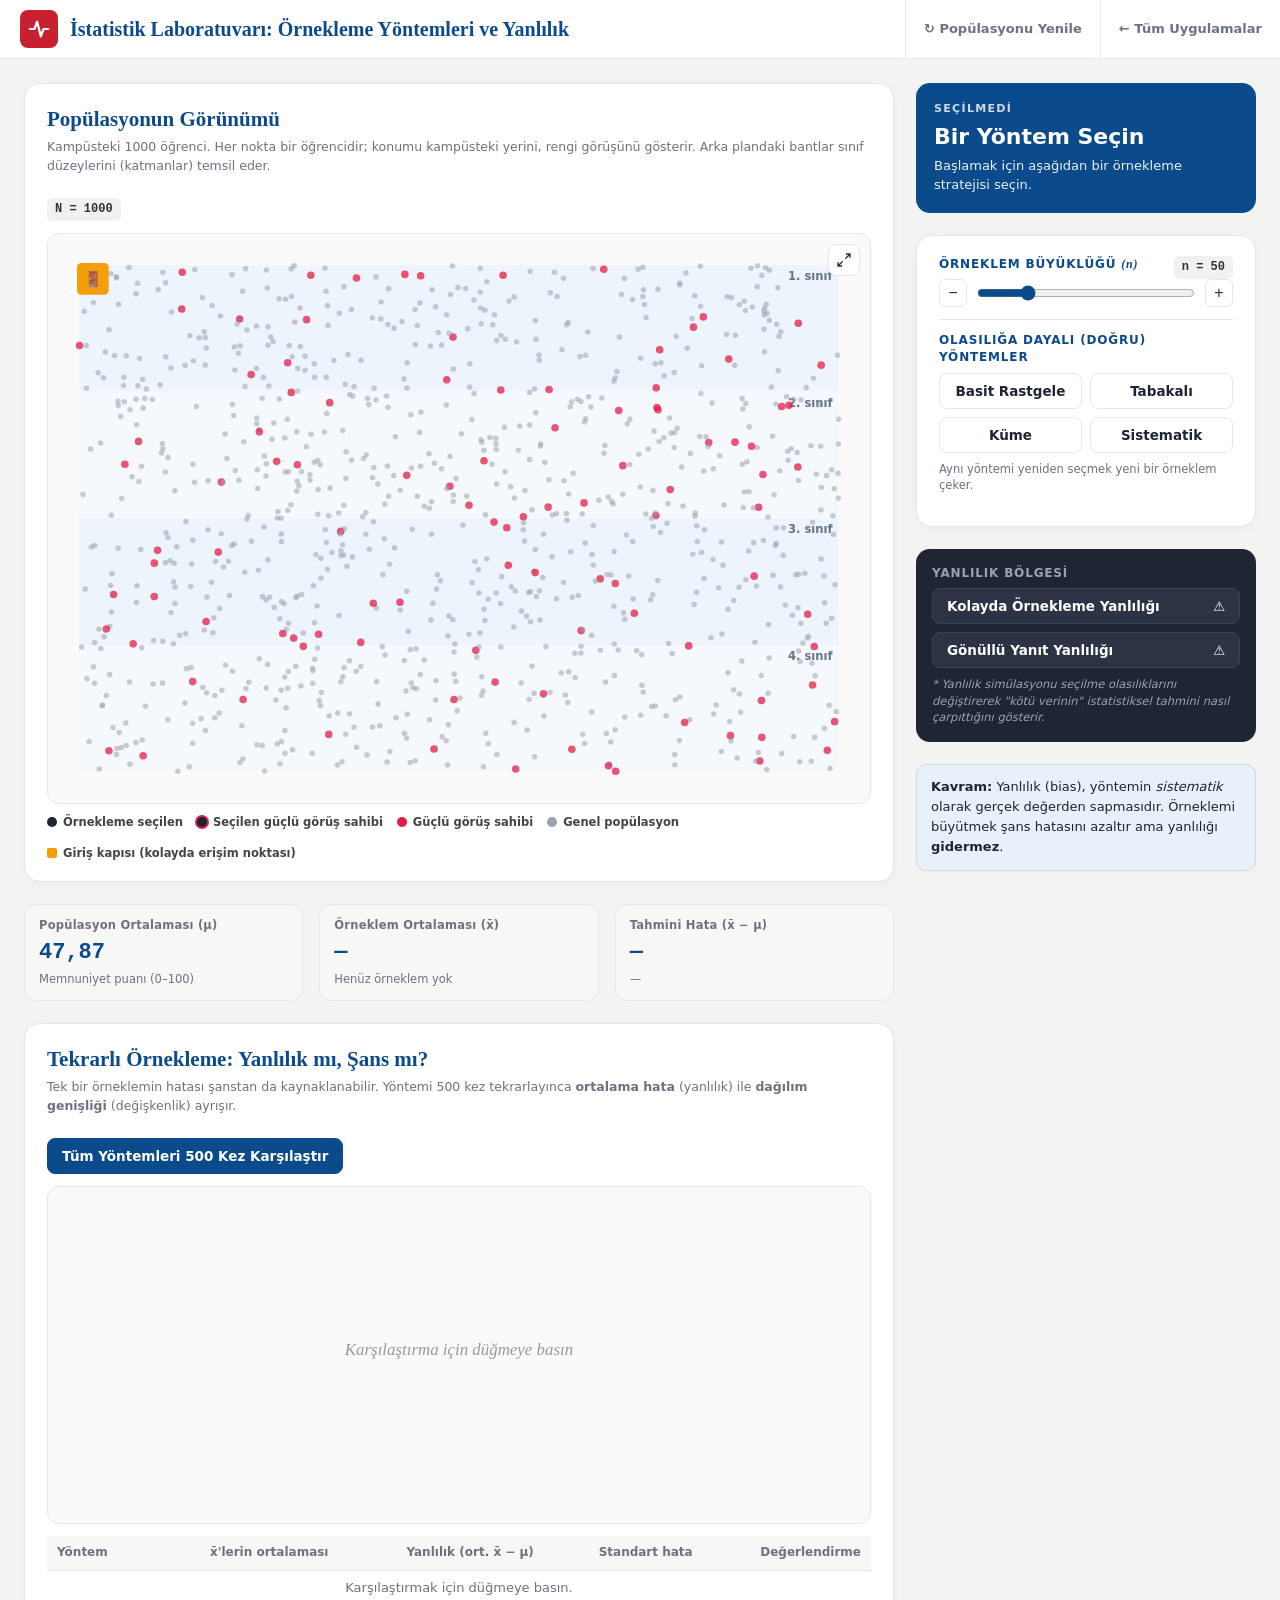
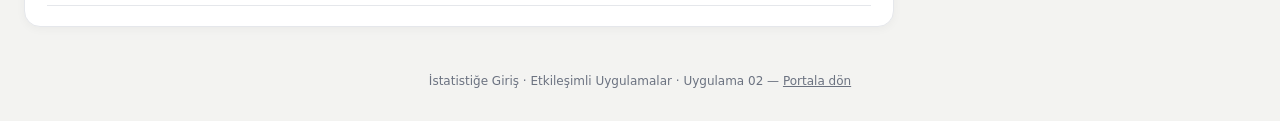
<file: uygulamalar/02-orneklem-yontemleri.html>
<!DOCTYPE html>
<html lang="tr">
<head>
<meta charset="UTF-8">
<meta name="viewport" content="width=device-width, initial-scale=1.0">
<title>Örnekleme Yöntemleri ve Yanlılık · İstatistik Laboratuvarı</title>
<link rel="stylesheet" href="../assets/ortak.css">
<style>
  .yontem-kart{background:var(--mavi);color:#fff;border-radius:14px;padding:18px}
  .yontem-kart.yanli{background:#7f1d1d}
  .yontem-kart .tur{font-size:11px;font-weight:800;letter-spacing:.12em;opacity:.8}
  .yontem-kart h3{color:#fff;font-size:22px;margin:4px 0}
  .yontem-kart p{margin:0;font-size:13px;opacity:.92}
  .yanli-bolge{background:#1f2533;border-radius:14px;padding:16px;color:#fff}
  .yanli-bolge .kb{color:#9aa3b2}
  .yanli-bolge .btn{background:#2b3345;color:#fff;border-color:#3a4458;display:flex;justify-content:space-between;width:100%;margin-bottom:8px}
  .yanli-bolge .btn.aktif{background:var(--kirmizi);border-color:var(--kirmizi)}
  .izgara-yontem{display:grid;grid-template-columns:1fr 1fr;gap:8px}
  .izgara-yontem .btn.aktif{background:var(--mavi);color:#fff}
  .ana{display:grid;grid-template-columns:1fr 340px;gap:22px;align-items:start}
  @media (max-width:980px){.ana{grid-template-columns:1fr}}
  .kar-tablo td.iyi{color:var(--yesil);font-weight:700}.kar-tablo td.kotu{color:var(--kirmizi);font-weight:700}
</style>
</head>
<body>
<header class="ust-bant">
  <a class="logo" href="../index.html"><div class="ikon"><svg width="22" height="22" viewBox="0 0 24 24" fill="none" stroke="#fff" stroke-width="2.4" stroke-linecap="round" stroke-linejoin="round"><polyline points="2,12 7,12 10,4 14,20 17,12 22,12"/></svg></div><h1>İstatistik Laboratuvarı: Örnekleme Yöntemleri ve Yanlılık</h1></a>
  <div class="sag-ust"><a class="geri" href="#" id="yeniPop">↻ Popülasyonu Yenile</a><a class="geri" href="../index.html">← Tüm Uygulamalar</a></div>
</header>

<main class="icerik">
  <div class="ana">
    <div class="yigin">
      <section class="kart">
        <div class="grafik-ust">
          <div><h2>Popülasyonun Görünümü</h2><div class="acik">Kampüsteki 1000 öğrenci. Her nokta bir öğrencidir; konumu kampüsteki yerini, rengi görüşünü gösterir. Arka plandaki bantlar sınıf düzeylerini (katmanlar) temsil eder.</div></div>
          <span class="rozet r-gri">N = 1000</span>
        </div>
        <div class="tuval" id="tuvalPop"><button class="buyut" data-tuval="tuvalPop"></button><svg id="popSvg" viewBox="0 0 760 520"></svg></div>
        <div class="lejant" style="margin-top:10px">
          <span><i style="background:#1d2433"></i>Örnekleme seçilen</span><span><i style="background:#1d2433;box-shadow:0 0 0 2px #e11d48"></i>Seçilen güçlü görüş sahibi</span>
          <span><i style="background:#e11d48"></i>Güçlü görüş sahibi</span>
          <span><i style="background:#9ca3af"></i>Genel popülasyon</span>
          <span><i style="background:#f59e0b;border-radius:2px"></i>Giriş kapısı (kolayda erişim noktası)</span>
        </div>
      </section>

      <div class="izgara-3">
        <div class="gosterge"><div class="e">Popülasyon Ortalaması (μ)</div><div class="d" id="mu">—</div><div class="a">Memnuniyet puanı (0–100)</div></div>
        <div class="gosterge"><div class="e">Örneklem Ortalaması (x̄)</div><div class="d" id="xbar">—</div><div class="a" id="nBilgi">Henüz örneklem yok</div></div>
        <div class="gosterge" id="yanKutu"><div class="e">Tahmini Hata (x̄ − μ)</div><div class="d" id="yan">—</div><div class="a" id="yanAcik">—</div></div>
      </div>

      <section class="kart">
        <div class="grafik-ust">
          <div><h2>Tekrarlı Örnekleme: Yanlılık mı, Şans mı?</h2><div class="acik">Tek bir örneklemin hatası şanstan da kaynaklanabilir. Yöntemi 500 kez tekrarlayınca <b>ortalama hata</b> (yanlılık) ile <b>dağılım genişliği</b> (değişkenlik) ayrışır.</div></div>
          <button class="btn birincil" id="karsBtn">Tüm Yöntemleri 500 Kez Karşılaştır</button>
        </div>
        <div class="tuval"><svg id="karSvg" viewBox="0 0 760 300"></svg></div>
        <table class="veri kar-tablo" style="margin-top:12px" id="karTablo"><thead><tr><th>Yöntem</th><th>x̄'lerin ortalaması</th><th>Yanlılık (ort. x̄ − μ)</th><th>Standart hata</th><th>Değerlendirme</th></tr></thead><tbody><tr><td colspan="5" style="text-align:center;color:var(--soluk)">Karşılaştırmak için düğmeye basın.</td></tr></tbody></table>
      </section>
    </div>

    <aside class="yigin">
      <div class="yontem-kart" id="yKart"><div class="tur" id="yTur">SEÇİLMEDİ</div><h3 id="yAd">Bir Yöntem Seçin</h3><p id="yAcik">Başlamak için aşağıdan bir örnekleme stratejisi seçin.</p></div>
      <section class="kart">
        <div class="bas"><p class="kb">Örneklem Büyüklüğü <span class="sb">(n)</span></p><span class="rozet r-gri" id="nR">n = 50</span></div>
        <div class="kaydirici"><button class="pm" data-k="n" data-y="-1">−</button><input type="range" id="n" min="10" max="200" step="10" value="50"><button class="pm" data-k="n" data-y="1">+</button></div>
        <div class="ayrac"></div>
        <p class="kb">Olasılığa Dayalı (Doğru) Yöntemler</p>
        <div class="izgara-yontem">
          <button class="btn" data-y="bto">Basit Rastgele</button>
          <button class="btn" data-y="tabakali">Tabakalı</button>
          <button class="btn" data-y="kume">Küme</button>
          <button class="btn" data-y="sistematik">Sistematik</button>
        </div>
        <p class="ipucu-k" style="margin-top:8px">Aynı yöntemi yeniden seçmek yeni bir örneklem çeker.</p>
      </section>
      <section class="yanli-bolge">
        <p class="kb">Yanlılık Bölgesi</p>
        <button class="btn" data-y="kolayda"><span>Kolayda Örnekleme Yanlılığı</span><span>⚠</span></button>
        <button class="btn" data-y="gonullu"><span>Gönüllü Yanıt Yanlılığı</span><span>⚠</span></button>
        <p style="font-size:11.5px;color:#9aa3b2;font-style:italic;margin:6px 0 0">* Yanlılık simülasyonu seçilme olasılıklarını değiştirerek "kötü verinin" istatistiksel tahmini nasıl çarpıttığını gösterir.</p>
      </section>
      <div class="not mavi" id="ders"><b>Kavram:</b> Yanlılık (bias), yöntemin <i>sistematik</i> olarak gerçek değerden sapmasıdır. Örneklemi büyütmek şans hatasını azaltır ama yanlılığı <b>gidermez</b>.</div>
    </aside>
  </div>
</main>
<div class="alt-bilgi">İstatistiğe Giriş · Etkileşimli Uygulamalar · Uygulama 02 — <a href="../index.html">Portala dön</a></div>

<script src="../assets/istat.js"></script>
<script>
(() => {
  const {$, el, f} = I;
  const N = 1000, KATMAN = ['1. sınıf', '2. sınıf', '3. sınıf', '4. sınıf'], KAT_ORT = [41, 48, 55, 62];
  const KAPI = {x: 4, y: 4};
  const YONTEM = {
    bto: {ad: 'Basit Rastgele Örnekleme (BRÖ)', tur: 'RASTGELE', acik: 'Her bireyin seçilme şansı tamamen eşittir — şapkadan isim çekmek gibi.'},
    tabakali: {ad: 'Tabakalı Örnekleme', tur: 'RASTGELE', acik: 'Popülasyon tabakalara (sınıf düzeyleri) ayrılır ve her tabakadan büyüklüğüyle orantılı rastgele örneklem çekilir.'},
    kume: {ad: 'Küme Örneklemesi', tur: 'RASTGELE', acik: 'Kampüs 25 kümeye (bloklara) bölünür. Rastgele kümeler seçilir ve seçilen kümelerdeki herkes örnekleme alınır.'},
    sistematik: {ad: 'Sistematik Örnekleme', tur: 'RASTGELE', acik: 'Liste rastgele bir başlangıçtan itibaren her k-ıncı kişi seçilerek taranır (ör. her 20. öğrenci).'},
    kolayda: {ad: 'Kolayda Örnekleme Yanlılığı', tur: 'YANLILIK', acik: 'Yalnızca ulaşılması en kolay kişiler örnekleme alınır (ör. giriş kapısının yanında duranlar).'},
    gonullu: {ad: 'Gönüllü Yanıt Yanlılığı', tur: 'YANLILIK', acik: 'Örneklem, kendini seçen kişilerden oluşur (ör. çevrim içi anketler, yorumlar). Güçlü görüş sahipleri yanıt vermeye çok daha yatkındır.'}
  };
  let pop = [], mu = 0, secili = new Set(), yontem = null;

  function popUret() {
    pop = [];
    for (let i = 0; i < N; i++) {
      const y = Math.random() * 100, x = Math.random() * 100;
      const k = Math.min(3, Math.floor(y / 25));
      const guclu = Math.random() < 0.10;
      // kapıya yakın olanlar genelde alt sınıflar ve biraz daha düşük memnuniyet
      let deger = guclu ? 22 + 9 * I.rnorm() : KAT_ORT[k] + 0.08 * (x - 50) + 9 * I.rnorm();
      deger = Math.max(0, Math.min(100, deger));
      pop.push({x, y, k, guclu, deger, kume: Math.min(4, Math.floor(x / 20)) + 5 * Math.min(4, Math.floor(y / 20))});
    }
    // sistematik sıra: öğrenci numarası (rastgele bir liste sırası)
    I.karistir(pop.map((_, i) => i)).forEach((p, s) => pop[p].sira = s);
    mu = I.ort(pop.map(p => p.deger));
    $('mu').textContent = f(mu, 2);
  }

  function orneklemCek(y, n) {
    const idx = pop.map((_, i) => i);
    if (y === 'bto') return I.karistir(idx).slice(0, n);
    if (y === 'tabakali') {
      const s = [];
      for (let k = 0; k < 4; k++) { const g = idx.filter(i => pop[i].k === k); s.push(...I.karistir(g).slice(0, Math.round(n * g.length / N))); }
      return s;
    }
    if (y === 'kume') {
      const kumeler = I.karistir([...Array(25).keys()]); const s = [];
      for (const c of kumeler) { if (s.length >= n) break; s.push(...idx.filter(i => pop[i].kume === c)); }
      return s;
    }
    if (y === 'sistematik') {
      const sirali = idx.slice().sort((a, b) => pop[a].sira - pop[b].sira); const k = N / n; const bas = Math.random() * k; const s = [];
      for (let j = 0; j < n; j++) s.push(sirali[Math.floor(bas + j * k)]);
      return s;
    }
    if (y === 'kolayda') {
      const d = i => Math.hypot(pop[i].x - KAPI.x, pop[i].y - KAPI.y) + Math.random() * 6;
      return idx.map(i => [i, d(i)]).sort((a, b) => a[1] - b[1]).slice(0, n).map(a => a[0]);
    }
    if (y === 'gonullu') { // ağırlıklı seçim: güçlü görüş sahipleri 15 kat daha olası
      const w = idx.map(i => pop[i].guclu ? 15 : 1); const s = []; const kalan = new Set(idx);
      while (s.length < n) { let top = 0; kalan.forEach(i => top += w[i]); let r = Math.random() * top;
        for (const i of kalan) { r -= w[i]; if (r <= 0) { s.push(i); kalan.delete(i); break; } } }
      return s;
    }
  }

  // ---------- Popülasyon grafiği ----------
  const svg = $('popSvg'), W = 760, H = 520, P = 20;
  const sx = x => P + x / 100 * (W - 2 * P), sy = y => P + y / 100 * (H - 2 * P);
  const RENK_KAT = ['#eef4fb', '#f5f9fd', '#eef4fb', '#f5f9fd'];
  function popCiz() {
    svg.innerHTML = '';
    for (let k = 0; k < 4; k++) {
      el('rect', {x: sx(0), y: sy(k * 25), width: sx(100) - sx(0), height: sy(25) - sy(0), fill: yontem === 'tabakali' ? ['#dbeafe', '#e0f2fe', '#ede9fe', '#fce7f3'][k] : RENK_KAT[k]}, svg);
      el('text', {x: sx(100) - 6, y: sy(k * 25) + 14, 'text-anchor': 'end', 'font-size': 11, fill: '#64748b', 'font-weight': 700}, svg, KATMAN[k] + (yontem === 'tabakali' ? ' (tabaka)' : ''));
    }
    if (yontem === 'kume') for (let c = 0; c <= 5; c++) {
      el('line', {x1: sx(c * 20), x2: sx(c * 20), y1: sy(0), y2: sy(100), stroke: '#94a3b8', 'stroke-dasharray': '4 3'}, svg);
      el('line', {y1: sy(c * 20), y2: sy(c * 20), x1: sx(0), x2: sx(100), stroke: '#94a3b8', 'stroke-dasharray': '4 3'}, svg);
    }
    if (yontem === 'kume') { const kumeler = new Set([...secili].map(i => pop[i].kume));
      kumeler.forEach(c => el('rect', {x: sx((c % 5) * 20), y: sy(Math.floor(c / 5) * 20), width: sx(20) - sx(0), height: sy(20) - sy(0), fill: 'rgba(11,74,139,.10)', stroke: '#0b4a8b', 'stroke-width': 2}, svg)); }
    // kapı
    el('rect', {x: sx(0) - 2, y: sy(0) - 2, width: 30, height: 30, rx: 4, fill: '#f59e0b'}, svg);
    el('text', {x: sx(0) + 13, y: sy(0) + 18, 'text-anchor': 'middle', 'font-size': 14}, svg, '🚪');
    if (yontem === 'kolayda') el('circle', {cx: sx(KAPI.x), cy: sy(KAPI.y), r: Math.sqrt(+$('n').value / N / Math.PI * 4) * (W - 2 * P) * 1.05, fill: 'rgba(245,158,11,.12)', stroke: '#f59e0b', 'stroke-dasharray': '5 4'}, svg);
    pop.forEach((p, i) => {
      if (secili.has(i)) return;
      el('circle', {cx: sx(p.x), cy: sy(p.y), r: p.guclu ? 3.6 : 2.6, fill: p.guclu ? '#e11d48' : '#9ca3af', 'fill-opacity': p.guclu ? .75 : .55}, svg);
    });
    secili.forEach(i => { const p = pop[i];
      el('circle', {cx: sx(p.x), cy: sy(p.y), r: 6, fill: '#1d2433', stroke: p.guclu ? '#e11d48' : '#fff', 'stroke-width': p.guclu ? 2.5 : 1.5}, svg); });
  }

  async function sec(y) {
    yontem = y; const n = +$('n').value;
    document.querySelectorAll('[data-y]').forEach(b => b.classList.toggle('aktif', b.dataset.y === y));
    const Y = YONTEM[y];
    $('yAd').textContent = Y.ad; $('yTur').textContent = (Y.tur === 'YANLILIK' ? '⚠ ' : '') + Y.tur; $('yAcik').textContent = Y.acik;
    $('yKart').classList.toggle('yanli', Y.tur === 'YANLILIK');
    const s = orneklemCek(y, n); secili = new Set();
    // kısa animasyon
    const adim = Math.max(1, Math.ceil(s.length / 25));
    for (let j = 0; j < s.length; j += adim) { s.slice(j, j + adim).forEach(i => secili.add(i)); popCiz(); await I.bekle(16); }
    secili = new Set(s); popCiz();
    const xb = I.ort(s.map(i => pop[i].deger)), h = xb - mu;
    $('xbar').textContent = f(xb, 2);
    $('nBilgi').textContent = `n = ${s.length} öğrenci · güçlü görüş: ${s.filter(i => pop[i].guclu).length}`;
    $('yan').textContent = I.isaretli(h, 2);
    const se = I.sd(pop.map(p => p.deger)) / Math.sqrt(s.length);
    const buyuk = Math.abs(h) > 2 * se;
    $('yan').style.color = buyuk ? 'var(--kirmizi)' : 'var(--yesil)';
    $('yanKutu').style.background = buyuk ? 'var(--kirmizi-acik)' : 'var(--yesil-acik)';
    $('yanAcik').textContent = buyuk ? `Beklenen şans hatasından (±${f(2 * se, 1)}) büyük` : `Şans hatası sınırları içinde (±${f(2 * se, 1)})`;
  }
  document.querySelectorAll('[data-y]').forEach(b => b.addEventListener('click', () => sec(b.dataset.y)));
  $('n').addEventListener('input', () => { $('nR').textContent = 'n = ' + $('n').value; });
  $('n').addEventListener('change', () => yontem && sec(yontem));
  $('yeniPop').addEventListener('click', e => { e.preventDefault(); popUret(); secili = new Set(); yontem = null;
    document.querySelectorAll('[data-y]').forEach(b => b.classList.remove('aktif'));
    $('xbar').textContent = '—'; $('yan').textContent = '—'; $('yanAcik').textContent = '—'; $('nBilgi').textContent = 'Henüz örneklem yok';
    $('yanKutu').style.background = ''; popCiz(); karSifirla(); });

  // ---------- Karşılaştırma ----------
  const SIRA = ['bto', 'tabakali', 'kume', 'sistematik', 'kolayda', 'gonullu'];
  const KISA = {bto: 'Basit Rastgele', tabakali: 'Tabakalı', kume: 'Küme', sistematik: 'Sistematik', kolayda: 'Kolayda', gonullu: 'Gönüllü'};
  function karSifirla() { $('karSvg').innerHTML = ''; el('text', {x: 380, y: 150, 'text-anchor': 'middle', fill: '#999', 'font-style': 'italic', 'font-family': 'Georgia,serif'}, $('karSvg'), 'Karşılaştırma için düğmeye basın');
    $('karTablo').tBodies[0].innerHTML = '<tr><td colspan="5" style="text-align:center;color:var(--soluk)">Karşılaştırmak için düğmeye basın.</td></tr>'; }
  $('karsBtn').addEventListener('click', async () => {
    $('karsBtn').disabled = true; $('karsBtn').textContent = 'Hesaplanıyor…'; await I.bekle(20);
    const n = +$('n').value, R = 500, sonuc = {};
    for (const y of SIRA) { const xs = []; for (let r = 0; r < R; r++) xs.push(I.ort(orneklemCek(y, n).map(i => pop[i].deger))); sonuc[y] = xs; await I.bekle(0); }
    const s = $('karSvg'); s.innerHTML = '';
    const W2 = 760, H2 = 300, L = 120, R2 = 20, T = 14, B = 40;
    const tum = Object.values(sonuc).flat(); const lo = Math.min(...tum, mu - 5), hi = Math.max(...tum, mu + 5);
    const x = I.olcek(lo, hi, L, W2 - R2), satH = (H2 - T - B) / SIRA.length;
    I.eksenler(s, {W: W2, H: H2, L, R: R2, T, B, x, xt: I.tikler(lo, hi, 8), yt: [], xEt: 'Örneklem ortalamaları (x̄)', izgara: false, yEksen: false});
    el('line', {x1: x(mu), x2: x(mu), y1: T, y2: H2 - B, stroke: '#0b4a8b', 'stroke-width': 2, 'stroke-dasharray': '5 4'}, s);
    el('text', {x: x(mu), y: T + 2, 'text-anchor': 'middle', 'font-size': 12, 'font-weight': 700, fill: '#0b4a8b', ...I.halo}, s, 'μ = ' + f(mu, 1));
    const rows = [];
    SIRA.forEach((y, j) => {
      const xs = sonuc[y], cy = T + 10 + satH * j + satH / 2, yanli = y === 'kolayda' || y === 'gonullu';
      el('text', {x: L - 10, y: cy + 4, 'text-anchor': 'end', 'font-size': 12, 'font-weight': 700, fill: yanli ? '#c8202e' : '#1d2433'}, s, KISA[y]);
      xs.forEach(v => el('circle', {cx: x(v), cy: cy + (Math.random() - .5) * satH * .6, r: 2, fill: yanli ? '#c8202e' : '#0b4a8b', 'fill-opacity': .25}, s));
      const m = I.ort(xs); el('line', {x1: x(m), x2: x(m), y1: cy - satH * .4, y2: cy + satH * .4, stroke: '#111', 'stroke-width': 2.5}, s);
      const b = m - mu, se = I.sd(xs);
      const deg = Math.abs(b) > 1.5 ? ['kotu', 'Yanlı — sistematik sapma'] : se > 2.2 ? ['', 'Yansız ama değişken'] : ['iyi', 'Yansız ve isabetli'];
      rows.push(`<tr><td>${KISA[y]}</td><td>${f(m, 2)}</td><td class="${Math.abs(b) > 1.5 ? 'kotu' : 'iyi'}">${I.isaretli(b, 2)}</td><td>${f(se, 2)}</td><td class="${deg[0]}">${deg[1]}</td></tr>`);
    });
    $('karTablo').tBodies[0].innerHTML = rows.join('');
    $('karsBtn').disabled = false; $('karsBtn').textContent = 'Tüm Yöntemleri 500 Kez Karşılaştır';
  });

  popUret(); popCiz(); karSifirla();
})();
</script>
</body>
</html>
</file>
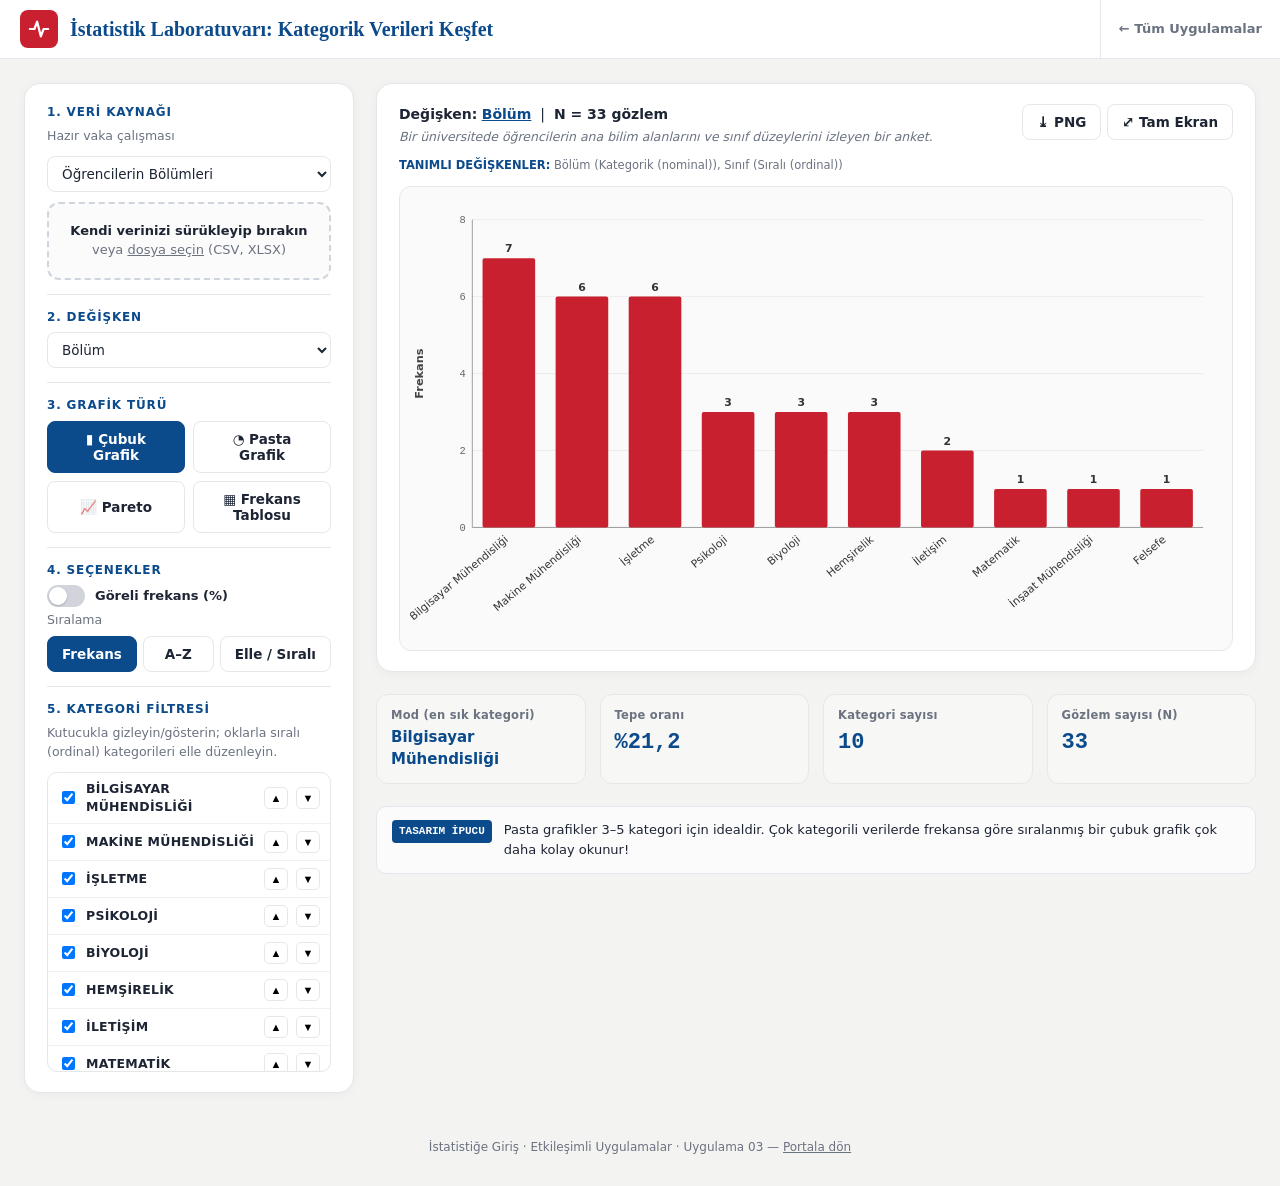
<file: uygulamalar/03-kategorik-veriler.html>
<!DOCTYPE html>
<html lang="tr">
<head>
<meta charset="UTF-8">
<meta name="viewport" content="width=device-width, initial-scale=1.0">
<title>Kategorik Verileri Keşfet · İstatistik Laboratuvarı</title>
<link rel="stylesheet" href="../assets/ortak.css">
<style>
  .kat-liste{max-height:300px;overflow:auto;border:1px solid var(--kenar);border-radius:10px}
  .kat-oge{display:flex;align-items:center;gap:8px;padding:7px 10px;border-bottom:1px solid #f1f1f1;font-size:12.5px;font-weight:600}
  .kat-oge:last-child{border-bottom:0}
  .kat-oge span{flex:1;text-transform:uppercase;letter-spacing:.02em}
  .kat-oge button{border:1px solid var(--kenar);background:#fff;border-radius:5px;width:24px;height:22px;cursor:pointer;padding:0;font-size:11px}
  .kat-oge.kapali span{color:#bbb;text-decoration:line-through}
  .stil-izgara{display:grid;grid-template-columns:1fr 1fr;gap:8px}
  .anahtar{display:flex;align-items:center;gap:10px;font-size:13px;font-weight:600;cursor:pointer}
  .anahtar input{display:none}
  .anahtar .ray{width:38px;height:22px;border-radius:11px;background:#d1d5db;position:relative;transition:.2s}
  .anahtar .ray::after{content:'';position:absolute;width:18px;height:18px;border-radius:50%;background:#fff;top:2px;left:2px;transition:.2s;box-shadow:0 1px 2px rgba(0,0,0,.2)}
  .anahtar input:checked + .ray{background:var(--mavi)}
  .anahtar input:checked + .ray::after{left:18px}
  .vaka{display:flex;justify-content:space-between;align-items:center;gap:10px;background:var(--mavi-acik);border:1px solid #c9d8ee;border-radius:10px;padding:9px 12px;font-size:13px;font-weight:600;color:var(--mavi)}
</style>
</head>
<body>
<header class="ust-bant">
  <a class="logo" href="../index.html"><div class="ikon"><svg width="22" height="22" viewBox="0 0 24 24" fill="none" stroke="#fff" stroke-width="2.4" stroke-linecap="round" stroke-linejoin="round"><polyline points="2,12 7,12 10,4 14,20 17,12 22,12"/></svg></div><h1>İstatistik Laboratuvarı: Kategorik Verileri Keşfet</h1></a>
  <div class="sag-ust"><a class="geri" href="../index.html">← Tüm Uygulamalar</a></div>
</header>

<main class="icerik">
  <div class="izgara">
    <aside class="kart">
      <div class="blok">
        <p class="kb">1. Veri Kaynağı</p>
        <label class="acik" style="display:block;margin-top:0">Hazır vaka çalışması</label>
        <select id="vakaSec">
          <option value="bolum">Öğrencilerin Bölümleri</option>
          <option value="yemek">Kampüs Yemek Tercihleri</option>
          <option value="ulasim">Kampüse Ulaşım</option>
        </select>
        <div class="birak" id="birak" style="margin-top:10px"><b>Kendi verinizi sürükleyip bırakın</b><br>veya <u>dosya seçin</u> (CSV, XLSX)</div>
        <input type="file" id="dosya" accept=".csv,.txt,.xlsx,.xls" hidden>
        <div class="vaka gizli" id="dosyaBilgi" style="margin-top:8px"><span id="dosyaAd"></span><button class="btn" id="dosyaKaldir" style="padding:2px 8px">✕</button></div>
      </div>
      <div class="blok">
        <p class="kb">2. Değişken</p>
        <select id="kolonSec"></select>
      </div>
      <div class="blok">
        <p class="kb">3. Grafik Türü</p>
        <div class="stil-izgara" id="stilSec">
          <button class="btn aktif" data-s="cubuk">▮ Çubuk Grafik</button>
          <button class="btn" data-s="pasta">◔ Pasta Grafik</button>
          <button class="btn" data-s="pareto">📈 Pareto</button>
          <button class="btn" data-s="tablo">▦ Frekans Tablosu</button>
        </div>
      </div>
      <div class="blok">
        <p class="kb">4. Seçenekler</p>
        <label class="anahtar"><input type="checkbox" id="goreli"><span class="ray"></span>Göreli frekans (%)</label>
        <p class="acik" style="margin-bottom:6px">Sıralama</p>
        <div class="btn-grup" id="siraSec">
          <button class="btn aktif" data-o="frekans">Frekans</button>
          <button class="btn" data-o="alfabe">A–Z</button>
          <button class="btn" data-o="elle">Elle / Sıralı</button>
        </div>
      </div>
      <div class="blok">
        <p class="kb">5. Kategori Filtresi</p>
        <p class="acik">Kutucukla gizleyin/gösterin; oklarla sıralı (ordinal) kategorileri elle düzenleyin.</p>
        <div class="kat-liste" id="katListe"></div>
      </div>
    </aside>

    <div class="yigin">
      <section class="kart">
        <div class="grafik-ust">
          <div>
            <div style="font-size:14px"><b>Değişken:</b> <span id="dEt" style="color:var(--mavi);font-weight:800;text-decoration:underline"></span> &nbsp;|&nbsp; <b id="nEt"></b></div>
            <div class="acik" id="vakaAcik" style="font-style:italic"></div>
            <div class="ipucu-k"><b style="color:var(--mavi)">TANIMLI DEĞİŞKENLER:</b> <span id="degTanim"></span></div>
          </div>
          <div class="btn-grup" style="flex:0 0 auto">
            <button class="btn" id="pngBtn">⤓ PNG</button>
            <button class="btn" id="tamBtn">⤢ Tam Ekran</button>
          </div>
        </div>
        <div class="tuval" id="tuval"><svg id="svg" viewBox="0 0 860 470"></svg><div id="tabloAlan" class="gizli" style="padding:10px"></div></div>
      </section>
      <div class="izgara-4">
        <div class="gosterge"><div class="e">Mod (en sık kategori)</div><div class="d" id="mod" style="font-size:15px;font-family:inherit"></div></div>
        <div class="gosterge"><div class="e">Tepe oranı</div><div class="d" id="tepe"></div></div>
        <div class="gosterge"><div class="e">Kategori sayısı</div><div class="d" id="katSay"></div></div>
        <div class="gosterge"><div class="e">Gözlem sayısı (N)</div><div class="d" id="nSay"></div></div>
      </div>
      <div class="icgoru"><span class="et">TASARIM İPUCU</span><div id="ipucu"></div></div>
    </div>
  </div>
</main>
<div class="alt-bilgi">İstatistiğe Giriş · Etkileşimli Uygulamalar · Uygulama 03 — <a href="../index.html">Portala dön</a></div>

<script src="../assets/istat.js"></script>
<script>
(() => {
  const {$, el, f} = I;
  const genis = (sayimlar) => Object.entries(sayimlar).flatMap(([k, n]) => Array(n).fill(k));
  function vakaUret() {
    // 1) Bölümler (33 öğrenci)
    const bolum = genis({'Bilgisayar Mühendisliği': 7, 'Makine Mühendisliği': 6, 'İşletme': 6, 'Psikoloji': 3, 'Biyoloji': 3, 'Hemşirelik': 3, 'İletişim': 2, 'Matematik': 1, 'İnşaat Mühendisliği': 1, 'Felsefe': 1});
    const sinif = genis({'1. Sınıf': 11, '2. Sınıf': 9, '3. Sınıf': 8, '4. Sınıf': 5});
    const r1 = I.tohumlu(3), sinifK = I.karistir(sinif, r1);
    // 2) Yemek (60 öğrenci)
    const yemek = genis({'Ev yemeği (tabldot)': 17, 'Döner': 13, 'Pizza': 9, 'Hamburger': 8, 'Salata / Vegan': 6, 'Mantı': 4, 'Simit / Poğaça': 3});
    const fiyat = genis({'Çok ucuz': 6, 'Ucuz': 14, 'Makul': 22, 'Pahalı': 12, 'Çok pahalı': 6});
    const r2 = I.tohumlu(7), fiyatK = I.karistir(fiyat, r2);
    // 3) Ulaşım (80 öğrenci)
    const ulasim = genis({'Belediye otobüsü': 27, 'Servis': 16, 'Yürüyerek': 13, 'Özel araç': 11, 'Minibüs / dolmuş': 8, 'Bisiklet / scooter': 5});
    const sure = genis({'0–15 dk': 18, '15–30 dk': 31, '30–45 dk': 20, '45 dk üzeri': 11});
    const r3 = I.tohumlu(11), sureK = I.karistir(sure, r3);
    return {
      bolum: {ad: 'Öğrencilerin Bölümleri', acik: 'Bir üniversitede öğrencilerin ana bilim alanlarını ve sınıf düzeylerini izleyen bir anket.', kolonlar: ['Bölüm', 'Sınıf'], tur: {'Bölüm': 'Kategorik (nominal)', 'Sınıf': 'Sıralı (ordinal)'}, sira: {'Sınıf': ['1. Sınıf', '2. Sınıf', '3. Sınıf', '4. Sınıf']}, veri: bolum.map((b, i) => ({'Bölüm': b, 'Sınıf': sinifK[i]}))},
      yemek: {ad: 'Kampüs Yemek Tercihleri', acik: 'Öğle arasında kampüste en çok tercih edilen yemek türü ve fiyat algısı (60 öğrenci).', kolonlar: ['Yemek Tercihi', 'Fiyat Algısı'], tur: {'Yemek Tercihi': 'Kategorik (nominal)', 'Fiyat Algısı': 'Sıralı (ordinal)'}, sira: {'Fiyat Algısı': ['Çok ucuz', 'Ucuz', 'Makul', 'Pahalı', 'Çok pahalı']}, veri: yemek.map((b, i) => ({'Yemek Tercihi': b, 'Fiyat Algısı': fiyatK[i]}))},
      ulasim: {ad: 'Kampüse Ulaşım', acik: 'Öğrencilerin kampüse geliş biçimi ve yolculuk süresi (80 öğrenci).', kolonlar: ['Ulaşım Aracı', 'Yolculuk Süresi'], tur: {'Ulaşım Aracı': 'Kategorik (nominal)', 'Yolculuk Süresi': 'Sıralı (ordinal)'}, sira: {'Yolculuk Süresi': ['0–15 dk', '15–30 dk', '30–45 dk', '45 dk üzeri']}, veri: ulasim.map((b, i) => ({'Ulaşım Aracı': b, 'Yolculuk Süresi': sureK[i]}))}
    };
  }
  const VAKA = vakaUret();
  const RENK = ['#c8202e', '#0b4a8b', '#14966f', '#d97706', '#6d28d9', '#0891b2', '#db2777', '#65a30d', '#475569', '#ea580c', '#7c3aed', '#0d9488'];
  let ds = null, kolon = null, stil = 'cubuk', sira = 'frekans', durum = {}; // durum[kolon] = {sira:[...], gorunur:Set}

  function veriYukle(d) {
    ds = d; durum = {};
    const sec = $('kolonSec'); sec.innerHTML = '<option value="">Değişken seçin…</option>' + d.kolonlar.map(k => `<option>${k}</option>`).join('');
    kolon = d.kolonlar[0]; sec.value = kolon;
    $('vakaAcik').textContent = d.acik;
    $('degTanim').textContent = d.kolonlar.map(k => `${k} (${d.tur[k] || 'Kategorik'})`).join(', ');
    kolonHazirla(); ciz();
  }
  function sayimlar() { const s = {}; ds.veri.forEach(r => { const v = r[kolon]; if (v === '' || v == null) return; s[v] = (s[v] || 0) + 1; }); return s; }
  function kolonHazirla() {
    if (!durum[kolon]) { const s = sayimlar(); const ord = ds.sira && ds.sira[kolon];
      durum[kolon] = {elle: ord ? ord.filter(k => s[k]).concat(Object.keys(s).filter(k => !ord.includes(k))) : Object.keys(s), gorunur: new Set(Object.keys(s))}; }
    if (ds.sira && ds.sira[kolon] && sira === 'frekans') { sira = 'elle'; siraIsaretle(); }
  }
  function siraliKategoriler() {
    const s = sayimlar(), d = durum[kolon]; let k = d.elle.slice();
    if (sira === 'frekans') k.sort((a, b) => s[b] - s[a]);
    else if (sira === 'alfabe') k.sort((a, b) => a.localeCompare(b, 'tr'));
    return k;
  }
  function listeCiz() {
    const d = durum[kolon], k = siraliKategoriler();
    $('katListe').innerHTML = k.map(c => `<div class="kat-oge ${d.gorunur.has(c) ? '' : 'kapali'}"><input type="checkbox" data-c="${c}" ${d.gorunur.has(c) ? 'checked' : ''}><span>${c}</span><button data-yukari="${c}" title="Yukarı">▲</button><button data-asagi="${c}" title="Aşağı">▼</button></div>`).join('');
  }
  $('katListe').addEventListener('click', e => {
    const d = durum[kolon]; const c = e.target.dataset;
    if (c.c !== undefined && e.target.type === 'checkbox') { e.target.checked ? d.gorunur.add(c.c) : d.gorunur.delete(c.c); ciz(); return; }
    const kat = c.yukari || c.asagi; if (!kat) return;
    if (sira !== 'elle') { d.elle = siraliKategoriler(); sira = 'elle'; siraIsaretle(); }
    const i = d.elle.indexOf(kat), j = c.yukari ? i - 1 : i + 1;
    if (j < 0 || j >= d.elle.length) return; [d.elle[i], d.elle[j]] = [d.elle[j], d.elle[i]]; ciz();
  });
  function siraIsaretle() { document.querySelectorAll('#siraSec .btn').forEach(b => b.classList.toggle('aktif', b.dataset.o === sira)); }

  function ciz() {
    if (!kolon) return;
    listeCiz();
    const s = sayimlar(), d = durum[kolon];
    const kat = siraliKategoriler().filter(c => d.gorunur.has(c));
    const N = kat.reduce((t, c) => t + s[c], 0), goreli = $('goreli').checked;
    const deger = c => goreli ? s[c] / N * 100 : s[c];
    $('dEt').textContent = kolon; $('nEt').textContent = `N = ${N} gözlem`;
    const enCok = kat.slice().sort((a, b) => s[b] - s[a])[0];
    $('mod').textContent = enCok || '—'; $('tepe').textContent = N ? I.yz(s[enCok] / N) : '—';
    $('katSay').textContent = kat.length; $('nSay').textContent = N;
    $('ipucu').innerHTML = kat.length > 5 && stil === 'pasta'
      ? '<b>Dikkat:</b> Pasta grafikler 3–5 kategori için idealdir. Bu kadar çok kategoride, frekansa göre sıralanmış bir <b>çubuk grafik</b> çok daha kolay okunur!'
      : stil === 'pareto' ? '<b>Pareto grafiği</b>, kategorileri azalan sırada çubuklarla ve birikimli yüzdeyi çizgiyle gösterir. "Sorunların %80\'i nedenlerin %20\'sinden kaynaklanır" ilkesini görmek için kullanılır.'
      : (ds.sira && ds.sira[kolon]) ? 'Bu değişken <b>sıralı (ordinal)</b>: kategorilerin doğal sırası anlamlıdır. Frekansa göre sıralamak yerine doğal sırayı korumak genellikle daha iyidir.'
      : 'Pasta grafikler 3–5 kategori için idealdir. Çok kategorili verilerde frekansa göre sıralanmış bir çubuk grafik çok daha kolay okunur!';
    const svg = $('svg'); svg.innerHTML = '';
    $('tabloAlan').classList.toggle('gizli', stil !== 'tablo'); svg.classList.toggle('gizli', stil === 'tablo');
    if (!kat.length) { el('text', {x: 430, y: 235, 'text-anchor': 'middle', fill: '#999'}, svg, 'Gösterilecek kategori yok'); return; }
    const W = 860, H = 470;
    if (stil === 'cubuk' || stil === 'pareto') {
      const pareto = stil === 'pareto';
      const ks = pareto ? kat.slice().sort((a, b) => s[b] - s[a]) : kat;
      const maks = Math.max(...ks.map(deger)); const L = 66, R = pareto ? 66 : 20, T = 24, B = 120;
      const yt = I.tiklerKapsa(0, maks * 1.08, 5); const y = I.olcek(0, yt[yt.length - 1], H - B, T);
      const bw = (W - L - R) / ks.length;
      I.eksenler(svg, {W, H, L, R, T, B, x: v => v, y, xt: [], yt, yEt: goreli ? 'Göreli frekans (%)' : 'Frekans', yBicim: v => goreli ? '%' + f(v, 0) : f(v, 0)});
      ks.forEach((c, i) => {
        const x = L + i * bw, h = y(0) - y(deger(c));
        const r = el('rect', {x: x + bw * .14, y: y(deger(c)), width: bw * .72, height: h, fill: pareto ? '#0b4a8b' : '#c8202e', rx: 2}, svg);
        el('title', {}, r, `${c}: ${s[c]} (${I.yz(s[c] / N)})`);
        el('text', {x: x + bw / 2, y: y(deger(c)) - 6, 'text-anchor': 'middle', 'font-size': 11.5, 'font-weight': 700, fill: '#333'}, svg, goreli ? f(deger(c), 1) : s[c]);
        el('text', {x: x + bw / 2, y: H - B + 14, 'text-anchor': 'end', 'font-size': 11.5, fill: '#333', transform: `rotate(-40 ${x + bw / 2} ${H - B + 14})`}, svg, c);
      });
      if (pareto) {
        const y2 = I.olcek(0, 100, H - B, T); let bir = 0; let d = '';
        [0, 25, 50, 75, 100].forEach(v => el('text', {x: W - R + 8, y: y2(v) + 4, 'font-size': 11, fill: '#c8202e', class: 'svg-yazi'}, svg, '%' + v));
        el('text', {x: W - 14, y: (T + H - B) / 2, 'text-anchor': 'middle', 'font-size': 12, 'font-weight': 700, fill: '#c8202e', transform: `rotate(90 ${W - 14} ${(T + H - B) / 2})`}, svg, 'Birikimli %');
        el('line', {x1: W - R, x2: W - R, y1: T, y2: H - B, stroke: '#c8202e'}, svg);
        el('line', {x1: L, x2: W - R, y1: y2(80), y2: y2(80), stroke: '#c8202e', 'stroke-dasharray': '3 4', opacity: .5}, svg);
        ks.forEach((c, i) => { bir += s[c] / N * 100; const px = L + i * bw + bw / 2; d += (i ? ' L' : 'M') + px + ',' + y2(bir);
          el('circle', {cx: px, cy: y2(bir), r: 4, fill: '#c8202e'}, svg); });
        el('path', {d, fill: 'none', stroke: '#c8202e', 'stroke-width': 2.2}, svg);
        svg.appendChild(svg.lastChild);
      }
    } else if (stil === 'pasta') {
      const cx = 300, cy = 235, r = 190; let a0 = -Math.PI / 2;
      kat.forEach((c, i) => {
        const pay = s[c] / N, a1 = a0 + pay * 2 * Math.PI, buyuk = pay > .5 ? 1 : 0;
        const p = kat.length === 1 ? el('circle', {cx, cy, r, fill: RENK[0]}, svg)
          : el('path', {d: `M${cx},${cy} L${cx + r * Math.cos(a0)},${cy + r * Math.sin(a0)} A${r},${r} 0 ${buyuk} 1 ${cx + r * Math.cos(a1)},${cy + r * Math.sin(a1)} Z`, fill: RENK[i % RENK.length], stroke: '#fff', 'stroke-width': 2}, svg);
        el('title', {}, p, `${c}: ${s[c]} (${I.yz(pay)})`);
        if (pay > .045) { const am = (a0 + a1) / 2; el('text', {x: cx + r * .66 * Math.cos(am), y: cy + r * .66 * Math.sin(am) + 4, 'text-anchor': 'middle', 'font-size': 12, 'font-weight': 700, fill: '#fff'}, svg, I.yz(pay, 0)); }
        a0 = a1;
      });
      kat.forEach((c, i) => { const yy = 40 + i * 26;
        el('rect', {x: 540, y: yy - 11, width: 14, height: 14, rx: 3, fill: RENK[i % RENK.length]}, svg);
        el('text', {x: 562, y: yy, 'font-size': 12.5, fill: '#333'}, svg, `${c}: ${s[c]} (${I.yz(s[c] / N)})`); });
    } else {
      let bir = 0;
      $('tabloAlan').innerHTML = `<table class="veri"><thead><tr><th>${kolon}</th><th>Frekans</th><th>Göreli frekans</th><th>Birikimli frekans</th><th>Birikimli %</th></tr></thead><tbody>` +
        kat.map(c => { bir += s[c]; return `<tr><td>${c}</td><td>${s[c]}</td><td>${I.yz(s[c] / N)}</td><td>${bir}</td><td>${I.yz(bir / N)}</td></tr>`; }).join('') +
        `<tr class="toplam"><td>Toplam</td><td>${N}</td><td>%100,0</td><td></td><td></td></tr></tbody></table>`;
    }
  }

  $('vakaSec').addEventListener('change', e => { $('dosyaBilgi').classList.add('gizli'); veriYukle(VAKA[e.target.value]); });
  $('kolonSec').addEventListener('change', e => { if (!e.target.value) return; kolon = e.target.value; sira = 'frekans'; siraIsaretle(); kolonHazirla(); ciz(); });
  document.querySelectorAll('#stilSec .btn').forEach(b => b.addEventListener('click', () => { stil = b.dataset.s; document.querySelectorAll('#stilSec .btn').forEach(x => x.classList.toggle('aktif', x === b)); ciz(); }));
  document.querySelectorAll('#siraSec .btn').forEach(b => b.addEventListener('click', () => { if (b.dataset.o === 'elle' && sira !== 'elle') durum[kolon].elle = siraliKategoriler(); sira = b.dataset.o; siraIsaretle(); ciz(); }));
  $('goreli').addEventListener('change', ciz);
  $('pngBtn').addEventListener('click', () => I.svgIndir($('svg'), 'kategorik-' + kolon, 'png'));
  $('tamBtn').addEventListener('click', () => { const t = $('tuval'); document.fullscreenElement ? document.exitFullscreen() : t.requestFullscreen && t.requestFullscreen(); });
  I.birakmaAlani($('birak'), $('dosya'), async dosya => {
    try { const d = await I.dosyaOku(dosya);
      const kat = d.kolonlar.filter(k => { const u = new Set(d.veri.map(r => r[k])); return u.size >= 1 && u.size <= 40; });
      if (!kat.length) throw new Error('Kategorik (en fazla 40 farklı değer içeren) sütun bulunamadı.');
      d.kolonlar = kat; d.tur = {}; kat.forEach(k => d.tur[k] = d.sayisal.includes(k) ? 'Sayısal kodlu' : 'Kategorik');
      d.veri.forEach(r => kat.forEach(k => r[k] = r[k] == null ? '' : String(r[k])));
      d.acik = `Yüklenen dosya: ${dosya.name} (${d.veri.length} satır).`; d.sira = {};
      $('dosyaAd').textContent = '📄 ' + dosya.name; $('dosyaBilgi').classList.remove('gizli'); veriYukle(d);
    } catch (e) { alert('Dosya okunamadı: ' + e.message); }
  });
  $('dosyaKaldir').addEventListener('click', () => { $('dosyaBilgi').classList.add('gizli'); veriYukle(VAKA[$('vakaSec').value]); });
  veriYukle(VAKA.bolum);
})();
</script>
</body>
</html>
</file>
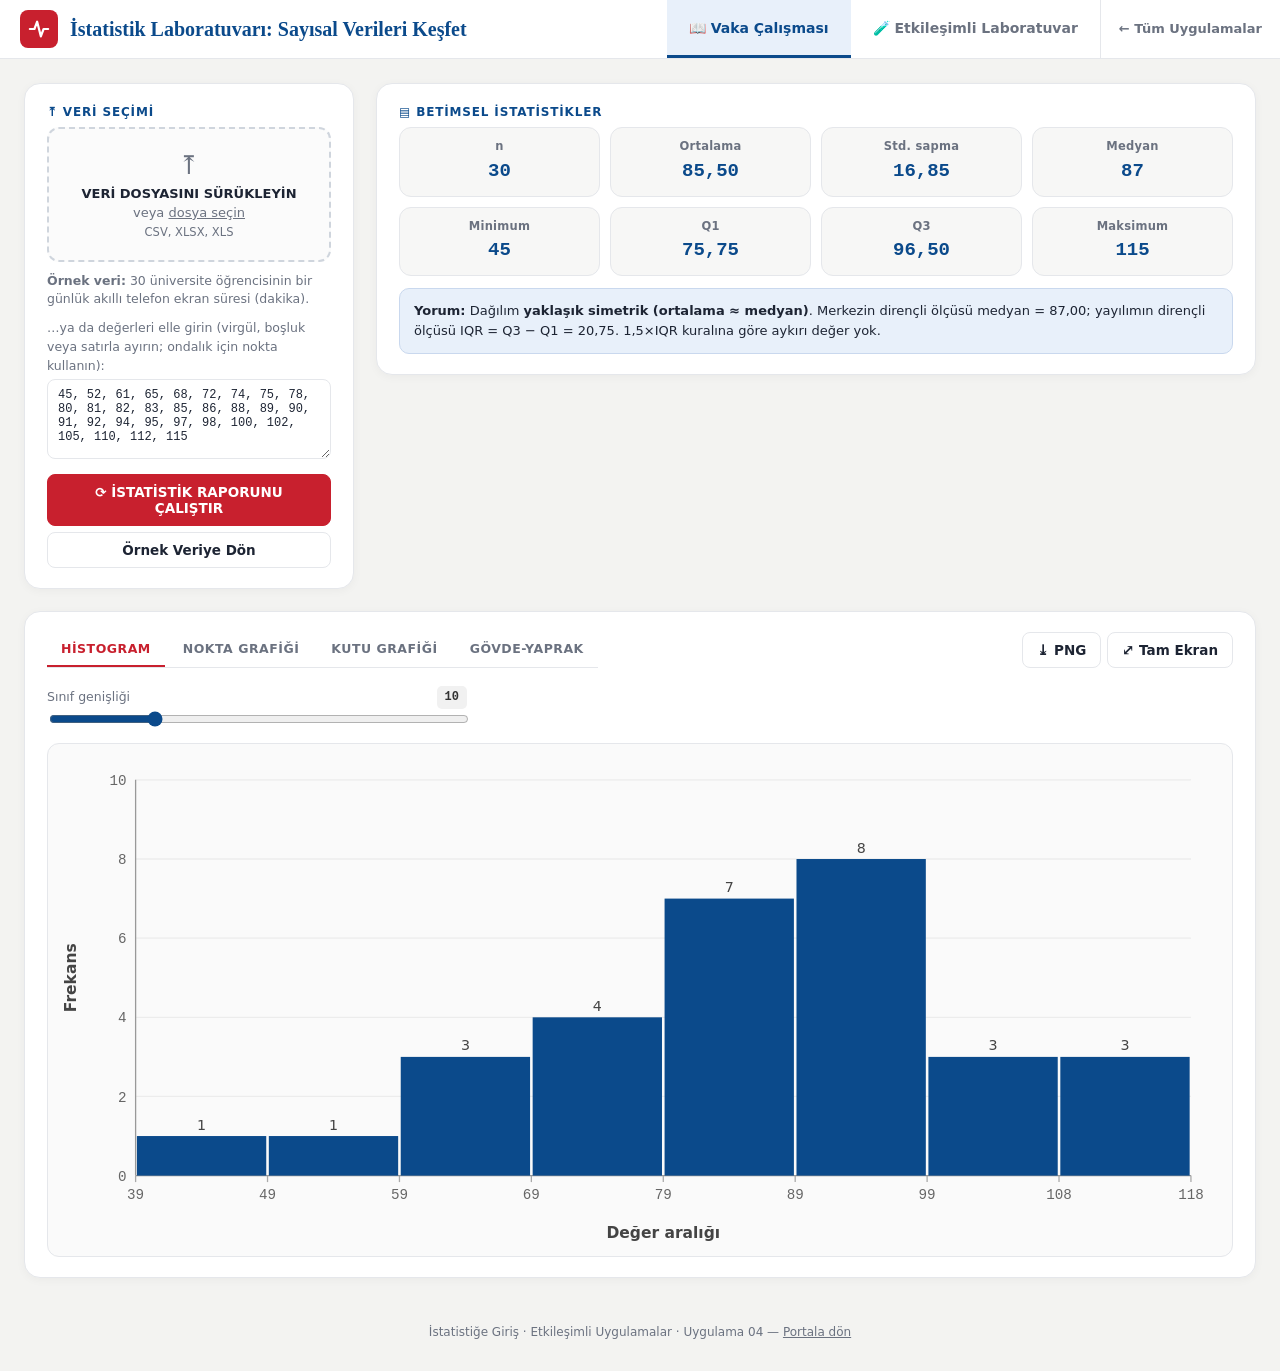
<file: uygulamalar/04-sayisal-veriler.html>
<!DOCTYPE html>
<html lang="tr">
<head>
<meta charset="UTF-8">
<meta name="viewport" content="width=device-width, initial-scale=1.0">
<title>Sayısal Verileri Keşfet · İstatistik Laboratuvarı</title>
<link rel="stylesheet" href="../assets/ortak.css">
<style>
  .grafik-sekme{display:flex;gap:4px;border-bottom:1px solid var(--kenar);margin-bottom:12px;flex-wrap:wrap}
  .grafik-sekme button{border:0;background:none;padding:9px 14px;font-weight:700;font-size:12.5px;letter-spacing:.04em;color:var(--soluk);cursor:pointer;border-bottom:2px solid transparent;font-family:inherit}
  .grafik-sekme button.aktif{color:var(--kirmizi);border-bottom-color:var(--kirmizi)}
  .govde{font-family:var(--mono);font-size:15px;line-height:1.9;padding:10px 20px}
  .govde .s{display:inline-block;width:48px;text-align:right;padding-right:12px;border-right:2px solid var(--mavi);margin-right:12px;font-weight:800;color:var(--mavi)}
  .sekil .btn{display:flex;align-items:center;gap:10px;width:100%;margin-bottom:7px;text-align:left}
  .sekil .btn.aktif{background:var(--kirmizi);border-color:var(--kirmizi)}
  .istat-izgara{display:grid;grid-template-columns:repeat(4,1fr);gap:10px}
  .istat-izgara .gosterge{text-align:center;padding:10px}
  .istat-izgara .gosterge .d{font-size:19px}
  @media (max-width:700px){.istat-izgara{grid-template-columns:repeat(2,1fr)}}
</style>
</head>
<body>
<header class="ust-bant">
  <a class="logo" href="../index.html"><div class="ikon"><svg width="22" height="22" viewBox="0 0 24 24" fill="none" stroke="#fff" stroke-width="2.4" stroke-linecap="round" stroke-linejoin="round"><polyline points="2,12 7,12 10,4 14,20 17,12 22,12"/></svg></div><h1>İstatistik Laboratuvarı: Sayısal Verileri Keşfet</h1></a>
  <div class="sag-ust">
    <nav class="sekmeler"><button class="sekme aktif" data-hedef="p1">📖 Vaka Çalışması</button><button class="sekme" data-hedef="p2">🧪 Etkileşimli Laboratuvar</button></nav>
    <a class="geri" href="../index.html">← Tüm Uygulamalar</a>
  </div>
</header>

<main class="icerik">
  <!-- ============ SEKME 1 ============ -->
  <section class="panel aktif" id="p1">
    <div class="izgara" style="grid-template-columns:330px 1fr">
      <div class="kart">
        <p class="kb">⤒ Veri Seçimi</p>
        <div class="birak" id="birak"><div style="font-size:26px">⤒</div><b>VERİ DOSYASINI SÜRÜKLEYİN</b><br>veya <u>dosya seçin</u><br><span class="ipucu-k">CSV, XLSX, XLS</span></div>
        <input type="file" id="dosya" accept=".csv,.txt,.xlsx,.xls" hidden>
        <div id="kolonAlan" class="gizli" style="margin-top:10px"><label class="acik">Sayısal değişken</label><select id="kolonSec"></select></div>
        <div class="acik" id="veriAcik" style="margin-top:10px"><b>Örnek veri:</b> 30 üniversite öğrencisinin bir günlük akıllı telefon ekran süresi (dakika).</div>
        <p class="acik" style="margin-bottom:4px">…ya da değerleri elle girin (virgül, boşluk veya satırla ayırın; ondalık için nokta kullanın):</p>
        <textarea id="elleVeri" style="min-height:80px"></textarea>
        <button class="btn kirmizi tam" id="raporBtn" style="margin-top:8px">⟳ İSTATİSTİK RAPORUNU ÇALIŞTIR</button>
        <button class="btn tam" id="ornekBtn" style="margin-top:6px">Örnek Veriye Dön</button>
      </div>
      <div class="kart">
        <p class="kb">▤ Betimsel İstatistikler</p>
        <div class="istat-izgara" id="istatlar"></div>
        <div class="not mavi" id="yorum" style="margin-top:12px"></div>
      </div>
    </div>
    <section class="kart" style="margin-top:22px">
      <div class="grafik-ust" style="margin-bottom:0">
        <div class="grafik-sekme" id="gSekme">
          <button class="aktif" data-g="hist">HİSTOGRAM</button><button data-g="nokta">NOKTA GRAFİĞİ</button><button data-g="kutu">KUTU GRAFİĞİ</button><button data-g="govde">GÖVDE-YAPRAK</button>
        </div>
        <div class="btn-grup" style="flex:0 0 auto"><button class="btn" id="pngBtn">⤓ PNG</button><button class="btn" data-tuval="tuval1" id="tam1">⤢ Tam Ekran</button></div>
      </div>
      <div id="sinifAlan" style="max-width:420px;margin:6px 0 10px"><div class="bas"><span class="acik" style="margin:0">Sınıf genişliği</span><span class="rozet r-gri" id="genR">10</span></div><input type="range" id="genislik" min="2" max="30" step="1" value="10"></div>
      <div class="tuval" id="tuval1"><svg id="svg1" viewBox="0 0 900 380"></svg><div id="govdeAlan" class="govde gizli"></div></div>
    </section>
  </section>

  <!-- ============ SEKME 2 ============ -->
  <section class="panel" id="p2">
    <div class="izgara" style="grid-template-columns:260px 1fr">
      <div class="yigin">
        <div class="kart sekil">
          <p class="kb">⇄ Şekil Denetimleri</p>
          <button class="btn aktif" data-sk="simetrik">↔️ Simetrik</button>
          <button class="btn" data-sk="sol">⬅️ Sola Çarpık</button>
          <button class="btn" data-sk="sag">➡️ Sağa Çarpık</button>
          <button class="btn" data-sk="tek">⛰️ Tek Tepeli (sivri)</button>
          <button class="btn" data-sk="iki">🐫 İki Tepeli</button>
          <button class="btn" data-sk="cok">🌋 Çok Tepeli</button>
          <button class="btn" data-sk="tekduze">➖ Tekdüze</button>
          <div class="ayrac"></div>
          <div class="bas"><span class="kb" style="margin:0">Örneklem: <span id="nR">150</span></span></div>
          <input type="range" id="nLab" min="50" max="1000" step="50" value="150">
          <button class="btn birincil tam" id="yeniden" style="margin-top:8px">Yeniden Örnekle</button>
          <label class="onay" style="margin-top:10px"><input type="checkbox" id="kutuGoster" checked>Kutu grafiğini de göster</label>
        </div>
        <div class="metrik-kart"><p class="kb">💡 İçgörü</p><div id="icgoru" style="font-size:13px;line-height:1.5"></div></div>
      </div>
      <div class="kart">
        <div class="grafik-ust">
          <h2>↗ Dağılım Gezgini</h2>
          <div class="lejant"><span><i style="background:#c8202e"></i>ORTALAMA: <b id="lOrt"></b></span><span><i style="background:#0b4a8b"></i>MEDYAN: <b id="lMed"></b></span></div>
        </div>
        <div class="tuval" id="tuval2"><button class="buyut" data-tuval="tuval2"></button><svg id="svg2" viewBox="0 0 900 430"></svg></div>
        <div class="izgara-3" style="margin-top:14px">
          <div class="gosterge" style="text-align:center"><div class="e">Çarpıklık ilişkisi</div><div class="d" id="carpik" style="font-size:16px;font-family:inherit"></div></div>
          <div class="gosterge" style="text-align:center"><div class="e">Yayılım (SS)</div><div class="d" id="ssLab"></div></div>
          <div class="gosterge" style="text-align:center"><div class="e">Örneklem sayısı</div><div class="d" id="nLabD"></div></div>
        </div>
      </div>
    </div>
  </section>
</main>
<div class="alt-bilgi">İstatistiğe Giriş · Etkileşimli Uygulamalar · Uygulama 04 — <a href="../index.html">Portala dön</a></div>

<script src="../assets/istat.js"></script>
<script>
(() => {
  const {$, el, f} = I;
  const ORNEK = [45, 52, 61, 65, 68, 72, 74, 75, 78, 80, 81, 82, 83, 85, 86, 88, 89, 90, 91, 92, 94, 95, 97, 98, 100, 102, 105, 110, 112, 115];
  let veri = ORNEK.slice(), grafik = 'hist', yuklu = null;

  // ================= SEKME 1 =================
  function rapor() {
    if (veri.length < 2) { alert('En az iki sayısal değer gerekli.'); return; }
    const o = I.ozet5(veri);
    const k = [['n', o.n, 0], ['Ortalama', o.ort, 2], ['Std. sapma', o.sd, 2], ['Medyan', o.med, 2], ['Minimum', o.min, 2], ['Q1', o.q1, 2], ['Q3', o.q3, 2], ['Maksimum', o.max, 2]];
    $('istatlar').innerHTML = k.map(([a, v, d]) => `<div class="gosterge"><div class="e">${a}</div><div class="d">${Number.isInteger(v) && d ? f(v, 0) : f(v, d)}</div></div>`).join('');
    const fark = o.ort - o.med, esik = o.sd * .1;
    const sekil = fark > esik ? 'sağa çarpık (ortalama > medyan)' : fark < -esik ? 'sola çarpık (ortalama < medyan)' : 'yaklaşık simetrik (ortalama ≈ medyan)';
    $('yorum').innerHTML = `<b>Yorum:</b> Dağılım <b>${sekil}</b>. Merkezin dirençli ölçüsü medyan = ${f(o.med, 2)}; yayılımın dirençli ölçüsü IQR = Q3 − Q1 = ${f(o.iqr, 2)}. ` +
      (o.aykiri.length ? `1,5×IQR kuralına göre <b>${o.aykiri.length} aykırı değer</b> var: ${o.aykiri.map(v => f(v, 1)).join('; ')}.` : '1,5×IQR kuralına göre aykırı değer yok.');
    const aralik = o.max - o.min; const g = $('genislik');
    g.min = Math.max(aralik / 40, 0.01).toPrecision(2); g.max = (aralik / 2).toPrecision(2); g.step = (aralik / 200).toPrecision(2);
    const onerilen = I.tikler(o.min, o.max, 8); const ad = onerilen[1] - onerilen[0];
    g.value = ad; $('genR').textContent = f(+g.value, I.ondalik(onerilen));
    ciz1();
  }
  function ciz1() {
    const svg = $('svg1'); svg.innerHTML = ''; const o = I.ozet5(veri);
    $('govdeAlan').classList.toggle('gizli', grafik !== 'govde'); svg.classList.toggle('gizli', grafik === 'govde');
    $('sinifAlan').style.display = grafik === 'hist' ? '' : 'none';
    const W = 900, H = 380, L = 60, R = 24, T = 20, B = 54;
    if (grafik === 'hist') {
      const g = +$('genislik').value; const bas = Math.floor(o.min / g) * g; const k = Math.max(1, Math.ceil((o.max - bas) / g + 1e-9) + (((o.max - bas) % g) === 0 ? 1 : 0));
      const kutu = new Array(k).fill(0); veri.forEach(v => kutu[Math.min(k - 1, Math.floor((v - bas) / g))]++);
      const yt = I.tiklerKapsa(0, Math.max(...kutu) * 1.1, 5), y = I.olcek(0, yt[yt.length - 1], H - B, T), x = I.olcek(bas, bas + k * g, L, W - R);
      const xt = []; for (let i = 0; i <= k; i++) xt.push(bas + i * g);
      I.eksenler(svg, {W, H, L, R, T, B, x, y, xt: k > 20 ? xt.filter((_, i) => i % 2 === 0) : xt, yt, xEt: yuklu || 'Değer aralığı', yEt: 'Frekans'});
      kutu.forEach((c, i) => { const r = el('rect', {x: x(bas + i * g) + 1, y: y(c), width: x(bas + g) - x(bas) - 2, height: y(0) - y(c), fill: '#0b4a8b'}, svg);
        el('title', {}, r, `[${f(bas + i * g, 2)}, ${f(bas + (i + 1) * g, 2)}): ${c}`);
        if (c) el('text', {x: x(bas + (i + .5) * g), y: y(c) - 5, 'text-anchor': 'middle', 'font-size': 11, fill: '#444'}, svg, c); });
    } else if (grafik === 'nokta') {
      const xt = I.tiklerKapsa(o.min, o.max, 8), x = I.olcek(xt[0], xt[xt.length - 1], L, W - R);
      const say = {}; const sirali = veri.slice().sort((a, b) => a - b);
      const birim = (xt[xt.length - 1] - xt[0]) / 120;
      const r = Math.min(7, (H - T - B) / (2 * Math.max(...Object.values(sirali.reduce((m, v) => (m[Math.round(v / birim)] = (m[Math.round(v / birim)] || 0) + 1, m), {}))) + 2));
      I.eksenler(svg, {W, H, L, R, T, B, x, y: v => v, xt, yt: [], xEt: yuklu || 'Değişken değeri', yEksen: false, izgara: false});
      sirali.forEach(v => { const kk = Math.round(v / birim); say[kk] = (say[kk] || 0) + 1;
        el('circle', {cx: x(v), cy: H - B - r - (say[kk] - 1) * (2 * r + 1) - 2, r, fill: '#0b4a8b', 'fill-opacity': .85}, svg); });
    } else if (grafik === 'kutu') {
      const xt = I.tiklerKapsa(o.min, o.max, 8), x = I.olcek(xt[0], xt[xt.length - 1], L, W - R), cy = (T + H - B) / 2, h = 70;
      I.eksenler(svg, {W, H, L, R, T, B, x, y: v => v, xt, yt: [], xEt: yuklu || 'Değişken değeri', yEksen: false, izgara: false});
      el('line', {x1: x(o.bigMin), x2: x(o.q1), y1: cy, y2: cy, stroke: '#333', 'stroke-width': 1.5}, svg);
      el('line', {x1: x(o.q3), x2: x(o.bigMax), y1: cy, y2: cy, stroke: '#333', 'stroke-width': 1.5}, svg);
      [o.bigMin, o.bigMax].forEach(v => el('line', {x1: x(v), x2: x(v), y1: cy - h / 4, y2: cy + h / 4, stroke: '#333', 'stroke-width': 1.5}, svg));
      el('rect', {x: x(o.q1), y: cy - h / 2, width: x(o.q3) - x(o.q1), height: h, fill: '#dbe7f6', stroke: '#0b4a8b', 'stroke-width': 2}, svg);
      el('line', {x1: x(o.med), x2: x(o.med), y1: cy - h / 2, y2: cy + h / 2, stroke: '#c8202e', 'stroke-width': 3}, svg);
      el('path', {d: `M${x(o.ort)},${cy + h / 2 + 8} l-6,10 h12 z`, fill: '#14966f'}, svg);
      o.aykiri.forEach(v => el('circle', {cx: x(v), cy, r: 5, fill: 'none', stroke: '#c8202e', 'stroke-width': 2}, svg));
      [['Min*', o.bigMin], ['Q1', o.q1], ['Medyan', o.med], ['Q3', o.q3], ['Maks*', o.bigMax]].forEach(([a, v], i) =>
        el('text', {x: x(v), y: cy - h / 2 - 10 - (i % 2) * 14, 'text-anchor': 'middle', 'font-size': 11.5, 'font-weight': 700, fill: '#333'}, svg, `${a} = ${f(v, 1)}`));
      el('text', {x: L, y: H - 4, 'font-size': 11, fill: '#666'}, svg, '* Bıyıklar 1,5×IQR sınırları içindeki en uç değerlere uzanır · ▲ ortalama · ○ aykırı değer');
    } else {
      const tam = veri.every(v => Number.isInteger(v)); const carp = tam ? 1 : 10;
      const sv = veri.map(v => Math.round(v * carp)).sort((a, b) => a - b);
      const govdeler = {}; sv.forEach(v => { const s = Math.floor(v / 10); (govdeler[s] = govdeler[s] || []).push(Math.abs(v % 10)); });
      const ks = Object.keys(govdeler).map(Number); let html = '';
      for (let s = Math.min(...ks); s <= Math.max(...ks); s++) html += `<div><span class="s">${s}</span>${(govdeler[s] || []).join(' ')}</div>`;
      $('govdeAlan').innerHTML = html + `<div class="ipucu-k" style="margin-top:10px;font-family:inherit">Anahtar: ${ks[0]} | ${govdeler[ks[0]][0]} = ${tam ? ks[0] * 10 + govdeler[ks[0]][0] : f((ks[0] * 10 + govdeler[ks[0]][0]) / 10, 1)}</div>`;
    }
  }
  document.querySelectorAll('#gSekme button').forEach(b => b.addEventListener('click', () => { grafik = b.dataset.g; document.querySelectorAll('#gSekme button').forEach(x => x.classList.toggle('aktif', x === b)); ciz1(); }));
  $('genislik').addEventListener('input', () => { $('genR').textContent = f(+$('genislik').value, 2); ciz1(); });
  $('raporBtn').addEventListener('click', () => {
    const m = $('elleVeri').value.trim();
    if (m) { const v = m.split(/[\s;,]+/).map(x => x.trim()).filter(x => x !== '' && isFinite(+x)).map(Number);
      if (v.length >= 2) { veri = v; yuklu = null; $('veriAcik').innerHTML = `<b>Elle girilen veri:</b> ${v.length} değer.`; } }
    rapor();
  });
  $('ornekBtn').addEventListener('click', () => { veri = ORNEK.slice(); yuklu = null; $('elleVeri').value = ORNEK.join(', '); $('kolonAlan').classList.add('gizli');
    $('veriAcik').innerHTML = '<b>Örnek veri:</b> 30 üniversite öğrencisinin bir günlük akıllı telefon ekran süresi (dakika).'; rapor(); });
  let dosyaVeri = null;
  I.birakmaAlani($('birak'), $('dosya'), async dosya => {
    try { const d = await I.dosyaOku(dosya); if (!d.sayisal.length) throw new Error('Sayısal sütun bulunamadı.');
      dosyaVeri = d; $('kolonSec').innerHTML = d.sayisal.map(k => `<option>${k}</option>`).join(''); $('kolonAlan').classList.remove('gizli');
      kolonYukle(d.sayisal[0], dosya.name);
    } catch (e) { alert('Dosya okunamadı: ' + e.message); }
  });
  function kolonYukle(k, ad) { veri = dosyaVeri.veri.map(r => r[k]).filter(v => v != null && isFinite(v)); yuklu = k; $('elleVeri').value = '';
    $('veriAcik').innerHTML = `<b>Yüklenen dosya${ad ? ' (' + ad + ')' : ''}:</b> “${k}” değişkeni, ${veri.length} geçerli değer.`; rapor(); }
  $('kolonSec').addEventListener('change', e => kolonYukle(e.target.value));
  $('pngBtn').addEventListener('click', () => grafik !== 'govde' && I.svgIndir($('svg1'), 'sayisal-' + grafik, 'png'));
  $('tam1').addEventListener('click', () => { const t = $('tuval1'); document.fullscreenElement ? document.exitFullscreen() : t.requestFullscreen && t.requestFullscreen(); });
  $('elleVeri').value = ORNEK.join(', ');
  rapor();

  // ================= SEKME 2 =================
  const SEKIL = {
    simetrik: {u: () => 50 + 10 * I.rnorm(), m: 'Tam simetrik bir dağılımda <b>ortalama ve medyan eşittir</b>. Değerler merkezin iki yanına aynı biçimde yayılır.'},
    sol: {u: () => 100 * I.rbeta(5, 1.6), m: 'Sola çarpık dağılımda uzun kuyruk <b>soldadır</b>. Küçük uç değerler ortalamayı aşağı çeker: <b>ortalama < medyan</b>. (Örnek: kolay bir sınavın puanları.)'},
    sag: {u: () => 100 * I.rbeta(1.6, 5), m: 'Sağa çarpık dağılımda uzun kuyruk <b>sağdadır</b>. Büyük uç değerler ortalamayı yukarı çeker: <b>ortalama > medyan</b>. (Örnek: gelir dağılımı.)'},
    tek: {u: () => 50 + 5 * I.rnorm(), m: 'Tek tepeli, sivri bir dağılım: değerler merkez çevresinde yoğunlaşır, <b>standart sapma küçüktür</b>.'},
    iki: {u: () => (Math.random() < .5 ? 30 : 70) + 7 * I.rnorm(), m: 'İki tepeli dağılım çoğu zaman <b>iki farklı alt grubun</b> karıştığını gösterir. Ortalama ve medyan, gözlemlerin az olduğu "vadiye" düşebilir — tek bir merkez ölçüsü yanıltıcıdır!'},
    cok: {u: () => [20, 50, 80][Math.floor(Math.random() * 3)] + 5 * I.rnorm(), m: 'Çok tepeli dağılımlar birden çok alt grubu işaret eder. Veriyi gruplara ayırıp ayrı ayrı incelemek gerekir.'},
    tekduze: {u: () => 100 * Math.random(), m: 'Tekdüze dağılımda tüm aralıklar yaklaşık eşit sıklıktadır; belirgin bir tepe yoktur. Ortalama ≈ medyan, ama yayılım büyüktür.'}
  };
  let sekil = 'simetrik', lab = [];
  function uret() { const n = +$('nLab').value; lab = []; while (lab.length < n) { const v = SEKIL[sekil].u(); if (v >= 0 && v <= 100) lab.push(v); } ciz2(); }
  function ciz2() {
    const svg = $('svg2'); svg.innerHTML = ''; const W = 900, H = 430, L = 54, R = 24, T = 20, B = 50;
    const kutuVar = $('kutuGoster').checked, altH = kutuVar ? 70 : 0;
    const g = 5, kutu = new Array(20).fill(0); lab.forEach(v => kutu[Math.min(19, Math.floor(v / g))]++);
    const x = I.olcek(0, 100, L, W - R); const yt = I.tiklerKapsa(0, Math.max(...kutu) * 1.1, 5); const y = I.olcek(0, yt[yt.length - 1], H - B - altH, T);
    I.eksenler(svg, {W, H: H - altH, L, R, T, B, x, y, xt: [0, 25, 50, 75, 100], yt, xEt: '', yEt: 'Frekans'});
    el('text', {x: (L + W - R) / 2, y: H - 8, 'text-anchor': 'middle', 'font-size': 12, 'font-weight': 700, fill: '#444'}, svg, 'Değer aralığı (0–100)');
    kutu.forEach((c, i) => el('rect', {x: x(i * g) + 1, y: y(c), width: x(g) - x(0) - 2, height: y(0) - y(c), fill: '#e5e7eb', stroke: '#c7cbd1'}, svg));
    const o = I.ozet5(lab);
    el('line', {x1: x(o.ort), x2: x(o.ort), y1: T, y2: y(0), stroke: '#c8202e', 'stroke-width': 3}, svg);
    el('line', {x1: x(o.med), x2: x(o.med), y1: T, y2: y(0), stroke: '#0b4a8b', 'stroke-width': 3, 'stroke-dasharray': '6 4'}, svg);
    if (kutuVar) { const cy = H - B - altH / 2 + 18, h = 28;
      el('line', {x1: x(o.bigMin), x2: x(o.bigMax), y1: cy, y2: cy, stroke: '#555'}, svg);
      el('rect', {x: x(o.q1), y: cy - h / 2, width: x(o.q3) - x(o.q1), height: h, fill: '#dbe7f6', stroke: '#0b4a8b', 'stroke-width': 1.5}, svg);
      el('line', {x1: x(o.med), x2: x(o.med), y1: cy - h / 2, y2: cy + h / 2, stroke: '#0b4a8b', 'stroke-width': 3}, svg);
      o.aykiri.forEach(v => el('circle', {cx: x(v), cy, r: 3, fill: 'none', stroke: '#c8202e'}, svg)); }
    $('lOrt').textContent = f(o.ort, 1); $('lMed').textContent = f(o.med, 1);
    const fark = o.ort - o.med;
    $('carpik').textContent = fark > 1.2 ? 'Sağa çarpık (ort. > med.)' : fark < -1.2 ? 'Sola çarpık (ort. < med.)' : 'Yaklaşık simetrik';
    $('ssLab').textContent = f(o.sd, 2); $('nLabD').textContent = lab.length;
    $('icgoru').innerHTML = SEKIL[sekil].m;
  }
  document.querySelectorAll('[data-sk]').forEach(b => b.addEventListener('click', () => { sekil = b.dataset.sk; document.querySelectorAll('[data-sk]').forEach(x => x.classList.toggle('aktif', x === b)); uret(); }));
  $('nLab').addEventListener('input', () => { $('nR').textContent = $('nLab').value; uret(); });
  $('yeniden').addEventListener('click', uret);
  $('kutuGoster').addEventListener('change', ciz2);
  uret();
})();
</script>
</body>
</html>
</file>
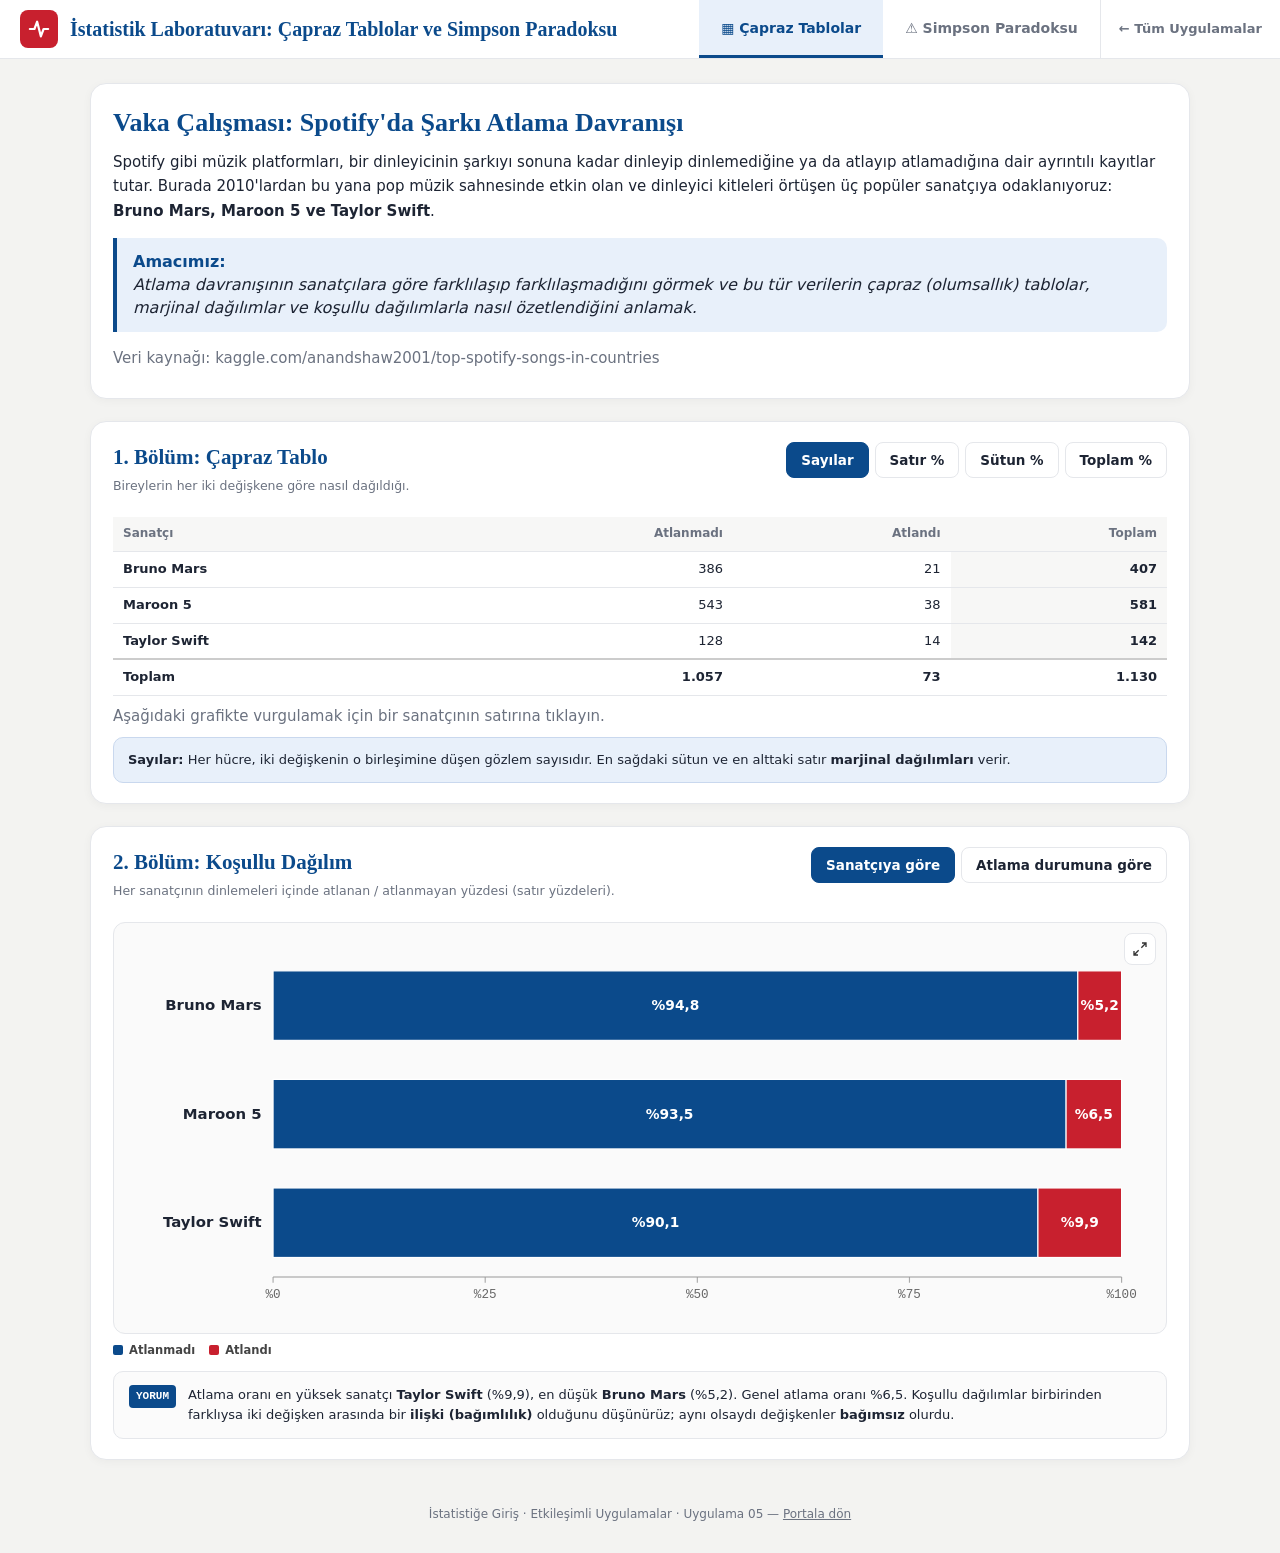
<file: uygulamalar/05-capraz-tablolar.html>
<!DOCTYPE html>
<html lang="tr">
<head>
<meta charset="UTF-8">
<meta name="viewport" content="width=device-width, initial-scale=1.0">
<title>Çapraz Tablolar ve Simpson Paradoksu · İstatistik Laboratuvarı</title>
<link rel="stylesheet" href="../assets/ortak.css">
<style>
  .hikaye{max-width:1100px;margin:0 auto}
  .hikaye h2{font-size:26px}
  .hikaye p{font-size:15px;line-height:1.65;margin:8px 0}
  .hedef{border-left:4px solid var(--mavi);background:var(--mavi-acik);padding:12px 16px;border-radius:0 10px 10px 0;margin:14px 0}
  .uyari{border-left:4px solid var(--kirmizi);background:var(--kirmizi-acik);padding:12px 16px;border-radius:0 10px 10px 0;margin:14px 0}
  table.veri tbody tr{cursor:pointer}
  table.veri tbody tr.secili{background:#fff7e6}
  table.veri td.marj,table.veri th.marj{background:#f7f7f6;font-weight:700}
  .faz{display:flex;gap:10px;align-items:flex-start;background:#eef3fb;border:1px solid #c9d8ee;border-radius:10px;padding:12px 14px;font-size:13.5px;line-height:1.55;margin:12px 0}
  .faz .i{width:22px;height:22px;border-radius:50%;background:var(--mavi);color:#fff;display:grid;place-items:center;font-size:12px;font-weight:800;flex:none}
</style>
</head>
<body>
<header class="ust-bant">
  <a class="logo" href="../index.html"><div class="ikon"><svg width="22" height="22" viewBox="0 0 24 24" fill="none" stroke="#fff" stroke-width="2.4" stroke-linecap="round" stroke-linejoin="round"><polyline points="2,12 7,12 10,4 14,20 17,12 22,12"/></svg></div><h1>İstatistik Laboratuvarı: Çapraz Tablolar ve Simpson Paradoksu</h1></a>
  <div class="sag-ust">
    <nav class="sekmeler"><button class="sekme aktif" data-hedef="p1">▦ Çapraz Tablolar</button><button class="sekme" data-hedef="p2">⚠ Simpson Paradoksu</button></nav>
    <a class="geri" href="../index.html">← Tüm Uygulamalar</a>
  </div>
</header>

<main class="icerik">
  <!-- ============ SEKME 1 ============ -->
  <section class="panel aktif" id="p1"><div class="hikaye yigin">
    <section class="kart">
      <h2>Vaka Çalışması: Spotify'da Şarkı Atlama Davranışı</h2>
      <p>Spotify gibi müzik platformları, bir dinleyicinin şarkıyı sonuna kadar dinleyip dinlemediğine ya da atlayıp atlamadığına dair ayrıntılı kayıtlar tutar. Burada 2010'lardan bu yana pop müzik sahnesinde etkin olan ve dinleyici kitleleri örtüşen üç popüler sanatçıya odaklanıyoruz: <b>Bruno Mars, Maroon 5 ve Taylor Swift</b>.</p>
      <div class="hedef"><b style="color:var(--mavi)">Amacımız:</b><br><i>Atlama davranışının sanatçılara göre farklılaşıp farklılaşmadığını görmek ve bu tür verilerin çapraz (olumsallık) tablolar, marjinal dağılımlar ve koşullu dağılımlarla nasıl özetlendiğini anlamak.</i></div>
      <p class="ipucu-k">Veri kaynağı: kaggle.com/anandshaw2001/top-spotify-songs-in-countries</p>
    </section>
    <section class="kart">
      <div class="grafik-ust">
        <div><h2 style="font-size:21px">1. Bölüm: Çapraz Tablo</h2><div class="acik">Bireylerin her iki değişkene göre nasıl dağıldığı.</div></div>
        <div class="btn-grup" id="modSec" style="flex:0 0 auto">
          <button class="btn aktif" data-m="sayi">Sayılar</button><button class="btn" data-m="satir">Satır %</button><button class="btn" data-m="sutun">Sütun %</button><button class="btn" data-m="toplam">Toplam %</button>
        </div>
      </div>
      <table class="veri" id="tablo"></table>
      <p class="ipucu-k" style="margin-top:8px">Aşağıdaki grafikte vurgulamak için bir sanatçının satırına tıklayın.</p>
      <div class="not mavi" id="modAcik" style="margin-top:8px"></div>
    </section>
    <section class="kart">
      <div class="grafik-ust">
        <div><h2 style="font-size:21px">2. Bölüm: Koşullu Dağılım</h2><div class="acik" id="kosulAcik"></div></div>
        <div class="btn-grup" id="kosulSec" style="flex:0 0 auto"><button class="btn aktif" data-k="sanatci">Sanatçıya göre</button><button class="btn" data-k="durum">Atlama durumuna göre</button></div>
      </div>
      <div class="tuval" id="tuval1"><button class="buyut" data-tuval="tuval1"></button><svg id="svg1" viewBox="0 0 900 340"></svg></div>
      <div class="lejant" style="margin-top:8px" id="lejant1"></div>
      <div class="icgoru" style="margin-top:12px"><span class="et">YORUM</span><div id="yorum1"></div></div>
    </section>
  </div></section>

  <!-- ============ SEKME 2 ============ -->
  <section class="panel" id="p2"><div class="hikaye yigin">
    <section class="kart">
      <h2>Platform Etkeni</h2>
      <p>Şimdi üçüncü bir kategorik değişken ekliyoruz: dinlemede kullanılan <b>platform ya da cihaz</b> (Mobil ve Bilgisayar). İlk bakışta Maroon 5'in genel atlama oranı Bruno Mars'ınkinden yüksek görünüyor. Ancak yalnızca genel yüzdelere bakmak yanıltıcı olabilir.</p>
      <div class="uyari"><b style="color:var(--kirmizi)">Dikkatli olun:</b><br><i>Değişkenleri ayrı ayrı incelemeyi unutmayın. Birleştirilmiş (toplulaştırılmış) veride görülen eğilimler, veri alt gruplara ayrıldığında <b>tersine dönebilir</b>. İşte bu, Simpson Paradoksu'dur.</i></div>
    </section>
    <section class="kart">
      <div class="grafik-ust">
        <div><h2 style="font-size:21px">Simpson Paradoksu Gezgini</h2><div class="acik">"Platform" gizli (karıştırıcı) değişkeninin atlama eğilimini nasıl tersine çevirdiğini keşfedin.</div></div>
        <button class="btn kirmizi" id="fazBtn">Platforma Göre Ayır →</button>
      </div>
      <div class="faz" id="faz"></div>
      <div class="tuval" id="tuval2"><button class="buyut" data-tuval="tuval2"></button><svg id="svg2" viewBox="0 0 900 360"></svg></div>
      <div class="lejant" style="margin-top:8px"><span><i style="background:#0b4a8b;border-radius:2px"></i>Bruno Mars</span><span><i style="background:#c8202e;border-radius:2px"></i>Maroon 5</span></div>
      <div class="izgara-2" style="margin-top:16px">
        <table class="veri" id="altTablo"></table>
        <div><p class="kb">Kim hangi cihazda dinleniyor?</p><svg id="svg3" viewBox="0 0 440 170"></svg></div>
      </div>
    </section>
    <section class="kart">
      <h2 style="font-size:21px">"Gizli" Değişken</h2>
      <p>Simpson Paradoksu, platform dağılımı sanatçılar arasında <b>dengesiz</b> olduğu için ortaya çıkar. Bu vaka çalışmasında:</p>
      <ul style="font-size:15px;line-height:1.7">
        <li>Maroon 5 dinlemelerinin çok daha büyük kısmı <b>Mobil</b> cihazlardan gelir (<span id="mMob"></span> ve Bruno Mars'ta <span id="bMob"></span>).</li>
        <li>Mobil cihazlarda atlama oranları <b>tüm sanatçılar için</b> doğası gereği daha yüksektir.</li>
        <li>Her iki platformda da ayrı ayrı bakıldığında <b>Bruno Mars daha sık atlanır</b>; yine de toplamda Maroon 5 daha sık atlanmış görünür.</li>
      </ul>
      <div class="not turuncu"><i>"Durun — yani Maroon 5'in şarkıları aslında daha atlanası değil; sadece dinleyicileri atlamaya daha yatkın cihazlar kullanıyor!"</i><br><b>İşte iş başında istatistik.</b></div>
      <p class="ipucu-k" style="margin-top:10px">Not: Platform kırılımı, kavramı göstermek amacıyla genel toplamlarla tutarlı olacak biçimde kurgulanmış öğretim verisidir.</p>
    </section>
  </div></section>
</main>
<div class="alt-bilgi">İstatistiğe Giriş · Etkileşimli Uygulamalar · Uygulama 05 — <a href="../index.html">Portala dön</a></div>

<script src="../assets/istat.js"></script>
<script>
(() => {
  const {$, el, f} = I;
  const SAN = ['Bruno Mars', 'Maroon 5', 'Taylor Swift'], DUR = ['Atlanmadı', 'Atlandı'];
  const T = {'Bruno Mars': [386, 21], 'Maroon 5': [543, 38], 'Taylor Swift': [128, 14]};
  const RENK_D = ['#0b4a8b', '#c8202e'], RENK_S = ['#0b4a8b', '#c8202e', '#14966f'];
  let mod = 'sayi', secili = null, kosul = 'sanatci';
  const satirT = s => T[s][0] + T[s][1], sutunT = j => SAN.reduce((t, s) => t + T[s][j], 0), N = SAN.reduce((t, s) => t + satirT(s), 0);
  const hucre = (v, s, j) => mod === 'sayi' ? v.toLocaleString('tr-TR') : mod === 'satir' ? I.yz(v / satirT(s)) : mod === 'sutun' ? I.yz(v / sutunT(j)) : I.yz(v / N);
  function tablo() {
    const marj = (v, tip) => mod === 'sayi' ? v.toLocaleString('tr-TR') : (mod === 'satir' && tip === 'satir') || (mod === 'sutun' && tip === 'sutun') ? '%100,0' : I.yz(v / N);
    let h = `<thead><tr><th>Sanatçı</th>${DUR.map(d => `<th>${d}</th>`).join('')}<th class="marj">Toplam</th></tr></thead><tbody>`;
    SAN.forEach(s => h += `<tr data-s="${s}" class="${secili === s ? 'secili' : ''}"><td><b>${s}</b></td>${T[s].map((v, j) => `<td>${hucre(v, s, j)}</td>`).join('')}<td class="marj">${marj(satirT(s), 'satir')}</td></tr>`);
    h += `<tr class="toplam"><td>Toplam</td>${[0, 1].map(j => `<td>${marj(sutunT(j), 'sutun')}</td>`).join('')}<td>${mod === 'sayi' ? N.toLocaleString('tr-TR') : '%100,0'}</td></tr></tbody>`;
    $('tablo').innerHTML = h;
    $('modAcik').innerHTML = {
      sayi: '<b>Sayılar:</b> Her hücre, iki değişkenin o birleşimine düşen gözlem sayısıdır. En sağdaki sütun ve en alttaki satır <b>marjinal dağılımları</b> verir.',
      satir: '<b>Satır yüzdeleri:</b> Her sanatçının <i>kendi</i> dinlemeleri içinde atlama oranı. Bu, <b>sanatçıya göre koşullu dağılımdır</b> — sanatçıları karşılaştırmanın doğru yolu budur.',
      sutun: '<b>Sütun yüzdeleri:</b> Örneğin atlanan şarkıların yüzde kaçının hangi sanatçıya ait olduğu. Bu, <b>atlama durumuna göre koşullu dağılımdır</b>.',
      toplam: '<b>Toplam yüzdeleri:</b> Her hücrenin tüm gözlemler (N = 1.130) içindeki payı — <b>ortak (birleşik) dağılım</b>.'}[mod];
  }
  $('tablo').addEventListener('click', e => { const tr = e.target.closest('tr[data-s]'); if (!tr) return; secili = secili === tr.dataset.s ? null : tr.dataset.s; tablo(); grafik1(); });
  document.querySelectorAll('#modSec .btn').forEach(b => b.addEventListener('click', () => { mod = b.dataset.m; document.querySelectorAll('#modSec .btn').forEach(x => x.classList.toggle('aktif', x === b)); tablo(); }));
  document.querySelectorAll('#kosulSec .btn').forEach(b => b.addEventListener('click', () => { kosul = b.dataset.k; document.querySelectorAll('#kosulSec .btn').forEach(x => x.classList.toggle('aktif', x === b)); grafik1(); }));

  function grafik1() {
    const svg = $('svg1'); svg.innerHTML = ''; const W = 900, H = 340, L = 130, R = 30, Tp = 16, B = 40;
    const gruplar = kosul === 'sanatci' ? SAN : DUR;
    const parcalar = kosul === 'sanatci' ? DUR : SAN, renk = kosul === 'sanatci' ? RENK_D : RENK_S;
    const pay = (g, p) => kosul === 'sanatci' ? T[g][DUR.indexOf(p)] / satirT(g) : T[p][DUR.indexOf(g)] / sutunT(DUR.indexOf(g));
    const x = I.olcek(0, 1, L, W - R), bh = (H - Tp - B) / gruplar.length;
    I.eksenler(svg, {W, H, L, R, T: Tp, B, x, y: v => v, xt: [0, .25, .5, .75, 1], yt: [], xBicim: v => '%' + f(v * 100, 0), yEksen: false, izgara: false});
    gruplar.forEach((g, i) => { let bas = 0; const yy = Tp + i * bh + bh * .18, hh = bh * .64;
      const soluk = kosul === 'sanatci' && secili && secili !== g;
      el('text', {x: L - 10, y: yy + hh / 2 + 4, 'text-anchor': 'end', 'font-size': 13, 'font-weight': 700, fill: soluk ? '#bbb' : '#1d2433'}, svg, g);
      parcalar.forEach((p, j) => { const v = pay(g, p);
        const r = el('rect', {x: x(bas), y: yy, width: x(bas + v) - x(bas), height: hh, fill: renk[j], 'fill-opacity': soluk ? .2 : 1, stroke: secili === g && kosul === 'sanatci' ? '#f59e0b' : '#fff', 'stroke-width': secili === g && kosul === 'sanatci' ? 3 : 1}, svg);
        el('title', {}, r, `${g} · ${p}: ${I.yz(v)}`);
        if (v > .045) el('text', {x: x(bas + v / 2), y: yy + hh / 2 + 4, 'text-anchor': 'middle', 'font-size': 12, 'font-weight': 700, fill: '#fff'}, svg, I.yz(v));
        bas += v; }); });
    $('lejant1').innerHTML = parcalar.map((p, j) => `<span><i style="background:${renk[j]};border-radius:2px"></i>${p}</span>`).join('');
    $('kosulAcik').textContent = kosul === 'sanatci' ? 'Her sanatçının dinlemeleri içinde atlanan / atlanmayan yüzdesi (satır yüzdeleri).' : 'Atlanan ve atlanmayan şarkılar içinde her sanatçının payı (sütun yüzdeleri).';
    const o = SAN.map(s => [s, T[s][1] / satirT(s)]).sort((a, b) => b[1] - a[1]);
    $('yorum1').innerHTML = kosul === 'sanatci'
      ? `Atlama oranı en yüksek sanatçı <b>${o[0][0]}</b> (${I.yz(o[0][1])}), en düşük <b>${o[2][0]}</b> (${I.yz(o[2][1])}). Genel atlama oranı ${I.yz(sutunT(1) / N)}. Koşullu dağılımlar birbirinden farklıysa iki değişken arasında bir <b>ilişki (bağımlılık)</b> olduğunu düşünürüz; aynı olsaydı değişkenler <b>bağımsız</b> olurdu.`
      : `Atlanan şarkıların ${I.yz(T['Maroon 5'][1] / sutunT(1))}'i Maroon 5'e aittir — ama bunun nedeni büyük ölçüde Maroon 5'in <b>toplamda daha çok dinlenmesidir</b> (${I.yz(satirT('Maroon 5') / N)}). Sütun yüzdeleri sanatçıları karşılaştırmak için uygun değildir!`;
  }

  // ============ SİMPSON ============
  // Toplamlarla tutarlı öğretim verisi: [dinleme, atlama]
  const ALT = {'Bruno Mars': {Mobil: [150, 12], Bilgisayar: [257, 9]}, 'Maroon 5': {Mobil: [500, 37], Bilgisayar: [81, 1]}};
  const S2 = ['Bruno Mars', 'Maroon 5'], PL = ['Mobil', 'Bilgisayar'];
  const oran = (s, p) => p ? ALT[s][p][1] / ALT[s][p][0] : (ALT[s].Mobil[1] + ALT[s].Bilgisayar[1]) / (ALT[s].Mobil[0] + ALT[s].Bilgisayar[0]);
  let ayrik = false;
  function simpson() {
    const svg = $('svg2'); svg.innerHTML = ''; const W = 900, H = 360, L = 70, R = 30, Tp = 30, B = 46;
    const gruplar = ayrik ? PL : ['Genel'];
    const y = I.olcek(0, .12, H - B, Tp), gw = (W - L - R) / gruplar.length;
    I.eksenler(svg, {W, H, L, R, T: Tp, B, x: v => v, y, xt: [], yt: [0, .03, .06, .09, .12], yBicim: v => '%' + f(v * 100, 0), yEt: 'Atlama oranı'});
    gruplar.forEach((g, i) => { const cx = L + gw * i + gw / 2, bw = Math.min(110, gw * .28);
      el('text', {x: cx, y: H - B + 22, 'text-anchor': 'middle', 'font-size': 14, 'font-weight': 700, fill: '#333'}, svg, g === 'Genel' ? 'Genel (tüm platformlar)' : g);
      S2.forEach((s, j) => { const v = oran(s, g === 'Genel' ? null : g), x0 = cx + (j - 1) * bw * 1.1 + bw * .05;
        el('rect', {x: x0, y: y(v), width: bw, height: y(0) - y(v), fill: RENK_S[j], rx: 3}, svg);
        el('text', {x: x0 + bw / 2, y: y(v) - 7, 'text-anchor': 'middle', 'font-size': 13, 'font-weight': 800, fill: RENK_S[j]}, svg, I.yz(v, 2)); }); });
    $('faz').innerHTML = ayrik
      ? `<span class="i">2</span><div><b>2. Aşama: Ayrıştırılmış görünüm.</b> Dinleme cihazına göre ayırdığımızda, Bruno Mars'ın atlama oranı <b>hem Mobil'de</b> (${I.yz(oran('Bruno Mars', 'Mobil'), 2)} ve ${I.yz(oran('Maroon 5', 'Mobil'), 2)}) <b>hem de Bilgisayar'da</b> (${I.yz(oran('Bruno Mars', 'Bilgisayar'), 2)} ve ${I.yz(oran('Maroon 5', 'Bilgisayar'), 2)}) daha yüksektir. Genel eğilim tersine döndü, çünkü Maroon 5 çok daha fazla Mobil cihazda dinleniyor!</div>`
      : `<span class="i">1</span><div><b>1. Aşama: Toplulaştırılmış görünüm.</b> Genel veriye bakıldığında <b style="color:var(--kirmizi)">Maroon 5</b>'in atlama oranı (${I.yz(oran('Maroon 5'), 2)}), <b style="color:var(--mavi)">Bruno Mars</b>'ınkinden (${I.yz(oran('Bruno Mars'), 2)}) yüksektir. Maroon 5 nesnel olarak "daha atlanası" mı?</div>`;
    $('fazBtn').textContent = ayrik ? '← Genel Toplamı Göster' : 'Platforma Göre Ayır →';
    $('altTablo').innerHTML = `<thead><tr><th>Sanatçı · Platform</th><th>Dinleme</th><th>Atlama</th><th>Atlama oranı</th></tr></thead><tbody>` +
      S2.flatMap(s => PL.map(p => `<tr><td>${s} · ${p}</td><td>${ALT[s][p][0]}</td><td>${ALT[s][p][1]}</td><td>${I.yz(oran(s, p), 2)}</td></tr>`).concat(`<tr class="toplam"><td>${s} · Toplam</td><td>${ALT[s].Mobil[0] + ALT[s].Bilgisayar[0]}</td><td>${ALT[s].Mobil[1] + ALT[s].Bilgisayar[1]}</td><td>${I.yz(oran(s), 2)}</td></tr>`)).join('') + '</tbody>';
    const s3 = $('svg3'); s3.innerHTML = ''; const x3 = I.olcek(0, 1, 100, 430);
    S2.forEach((s, j) => { const top = ALT[s].Mobil[0] + ALT[s].Bilgisayar[0], m = ALT[s].Mobil[0] / top, yy = 20 + j * 70;
      el('text', {x: 92, y: yy + 26, 'text-anchor': 'end', 'font-size': 13, 'font-weight': 700, fill: RENK_S[j]}, s3, s);
      el('rect', {x: x3(0), y: yy, width: x3(m) - x3(0), height: 40, fill: '#7c3aed'}, s3);
      el('rect', {x: x3(m), y: yy, width: x3(1) - x3(m), height: 40, fill: '#a3a3a3'}, s3);
      el('text', {x: x3(m / 2), y: yy + 25, 'text-anchor': 'middle', 'font-size': 12, 'font-weight': 700, fill: '#fff'}, s3, 'Mobil ' + I.yz(m, 0));
      el('text', {x: x3((1 + m) / 2), y: yy + 25, 'text-anchor': 'middle', 'font-size': 12, 'font-weight': 700, fill: '#fff'}, s3, I.yz(1 - m, 0)); });
    $('mMob').textContent = I.yz(ALT['Maroon 5'].Mobil[0] / 581, 0); $('bMob').textContent = I.yz(ALT['Bruno Mars'].Mobil[0] / 407, 0);
  }
  $('fazBtn').addEventListener('click', () => { ayrik = !ayrik; simpson(); });
  tablo(); grafik1(); simpson();
})();
</script>
</body>
</html>
</file>
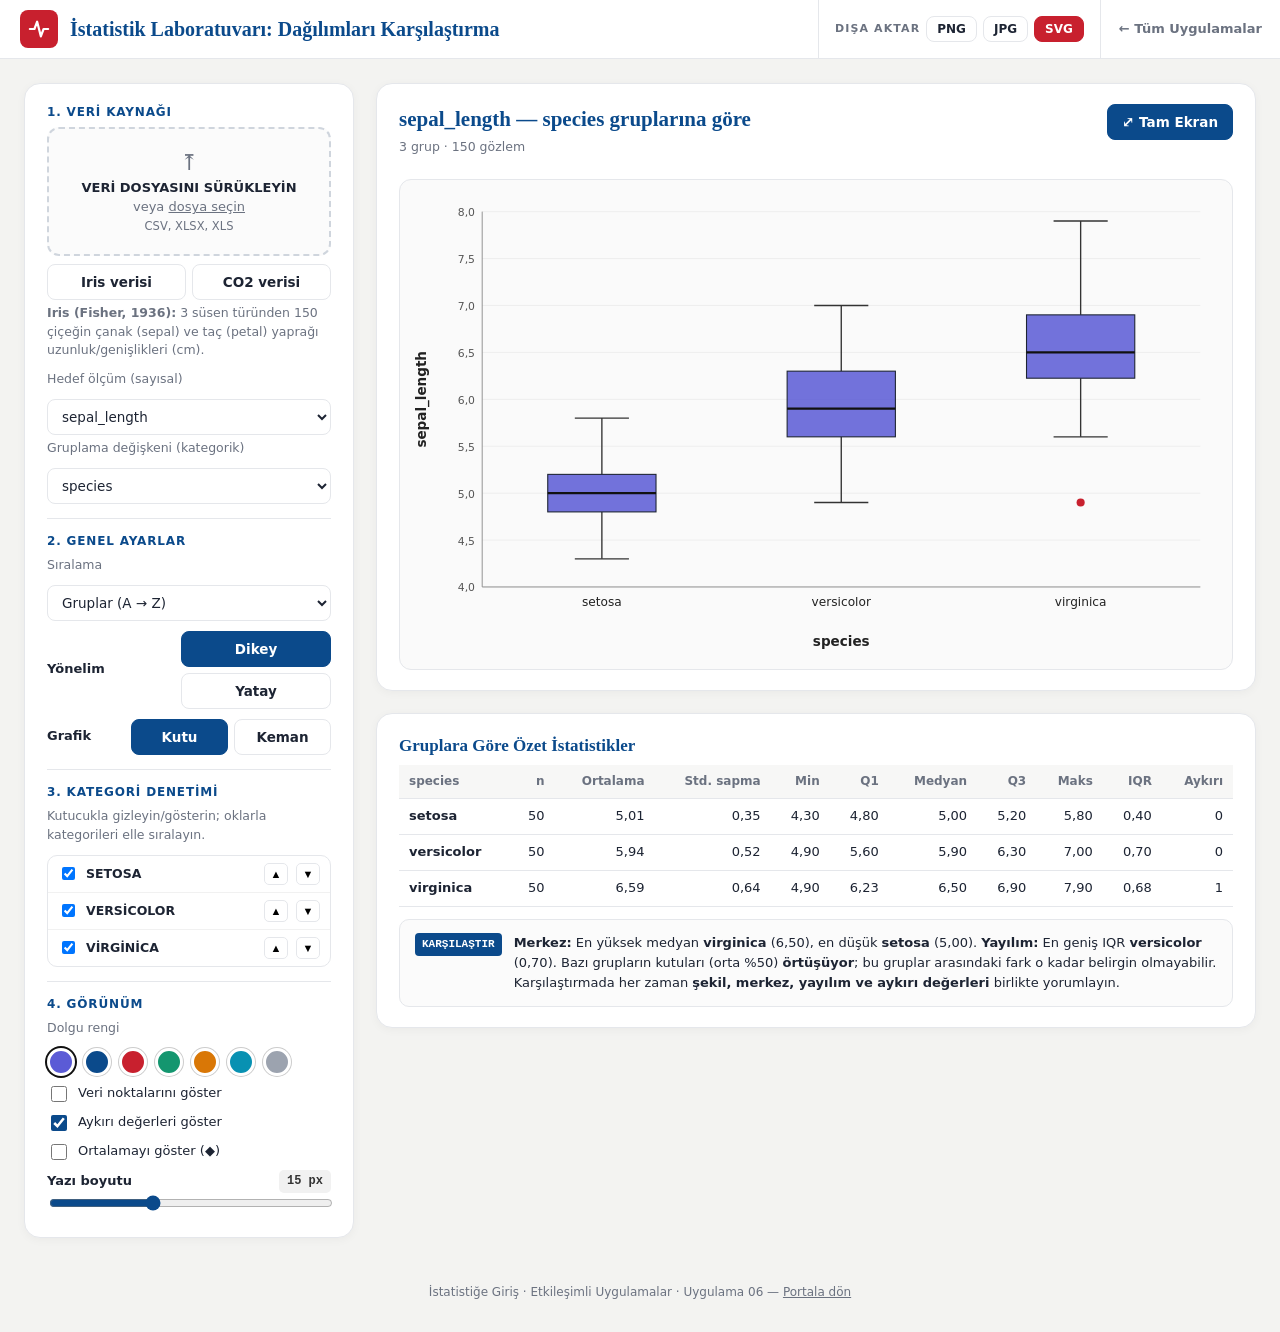
<file: uygulamalar/06-dagilimlari-karsilastirma.html>
<!DOCTYPE html>
<html lang="tr">
<head>
<meta charset="UTF-8">
<meta name="viewport" content="width=device-width, initial-scale=1.0">
<title>Dağılımları Karşılaştırma · İstatistik Laboratuvarı</title>
<link rel="stylesheet" href="../assets/ortak.css">
<style>
  .kat-liste{max-height:220px;overflow:auto;border:1px solid var(--kenar);border-radius:10px}
  .kat-oge{display:flex;align-items:center;gap:8px;padding:7px 10px;border-bottom:1px solid #f1f1f1;font-size:12.5px;font-weight:600}
  .kat-oge:last-child{border-bottom:0}
  .kat-oge span{flex:1;text-transform:uppercase}
  .kat-oge button{border:1px solid var(--kenar);background:#fff;border-radius:5px;width:24px;height:22px;cursor:pointer;padding:0;font-size:11px}
  .kat-oge.kapali span{color:#bbb;text-decoration:line-through}
  .renkler{display:flex;gap:8px;flex-wrap:wrap}
  .renkler button{width:28px;height:28px;border-radius:50%;border:3px solid #fff;box-shadow:0 0 0 1px #ccc;cursor:pointer}
  .renkler button.aktif{box-shadow:0 0 0 2px #111}
  .disa{display:flex;align-items:center;gap:6px;padding:0 16px;border-left:1px solid var(--kenar);font-size:11px;font-weight:800;letter-spacing:.1em;color:var(--soluk)}
  .disa .btn{padding:5px 10px;font-size:12px}
</style>
</head>
<body>
<header class="ust-bant">
  <a class="logo" href="../index.html"><div class="ikon"><svg width="22" height="22" viewBox="0 0 24 24" fill="none" stroke="#fff" stroke-width="2.4" stroke-linecap="round" stroke-linejoin="round"><polyline points="2,12 7,12 10,4 14,20 17,12 22,12"/></svg></div><h1>İstatistik Laboratuvarı: Dağılımları Karşılaştırma</h1></a>
  <div class="sag-ust">
    <div class="disa">DIŞA AKTAR <button class="btn" data-dis="png">PNG</button><button class="btn" data-dis="jpg">JPG</button><button class="btn kirmizi" data-dis="svg">SVG</button></div>
    <a class="geri" href="../index.html">← Tüm Uygulamalar</a>
  </div>
</header>

<main class="icerik">
  <div class="izgara">
    <aside class="kart">
      <div class="blok">
        <p class="kb">1. Veri Kaynağı</p>
        <div class="birak" id="birak"><div style="font-size:22px">⤒</div><b>VERİ DOSYASINI SÜRÜKLEYİN</b><br>veya <u>dosya seçin</u><br><span class="ipucu-k">CSV, XLSX, XLS</span></div>
        <input type="file" id="dosya" accept=".csv,.txt,.xlsx,.xls" hidden>
        <div class="btn-grup" style="margin-top:8px"><button class="btn" id="irisBtn">Iris verisi</button><button class="btn" id="co2Btn">CO2 verisi</button></div>
        <div class="acik" id="veriAcik"></div>
        <label class="acik" style="display:block">Hedef ölçüm (sayısal)</label><select id="hedef"></select>
        <label class="acik" style="display:block">Gruplama değişkeni (kategorik)</label><select id="grup"></select>
      </div>
      <div class="blok">
        <p class="kb">2. Genel Ayarlar</p>
        <label class="acik" style="display:block;margin-top:0">Sıralama</label>
        <select id="sira">
          <option value="az">Gruplar (A → Z)</option><option value="za">Gruplar (Z → A)</option>
          <option value="medArt">Medyan (düşük → yüksek)</option><option value="medAzl">Medyan (yüksek → düşük)</option><option value="elle">Elle / Özel</option>
        </select>
        <div class="bas" style="margin-top:10px"><span style="font-size:13px;font-weight:600">Yönelim</span><div class="btn-grup" style="width:150px"><button class="btn aktif" data-yon="dik">Dikey</button><button class="btn" data-yon="yatay">Yatay</button></div></div>
        <div class="bas" style="margin-top:10px"><span style="font-size:13px;font-weight:600">Grafik</span><div class="btn-grup" style="width:200px"><button class="btn aktif" data-tur="kutu">Kutu</button><button class="btn" data-tur="keman">Keman</button></div></div>
      </div>
      <div class="blok">
        <p class="kb">3. Kategori Denetimi</p>
        <p class="acik">Kutucukla gizleyin/gösterin; oklarla kategorileri elle sıralayın.</p>
        <div class="kat-liste" id="katListe"></div>
      </div>
      <div class="blok">
        <p class="kb">4. Görünüm</p>
        <label class="acik" style="display:block;margin-top:0">Dolgu rengi</label>
        <div class="renkler" id="renkler"></div>
        <label class="onay"><input type="checkbox" id="noktalar">Veri noktalarını göster</label>
        <label class="onay"><input type="checkbox" id="aykiri" checked>Aykırı değerleri göster</label>
        <label class="onay"><input type="checkbox" id="ortGoster">Ortalamayı göster (◆)</label>
        <div class="bas"><span style="font-size:13px;font-weight:600">Yazı boyutu</span><span class="rozet r-gri" id="ybR">15 px</span></div>
        <input type="range" id="yb" min="10" max="24" step="1" value="15">
      </div>
    </aside>

    <div class="yigin">
      <section class="kart">
        <div class="grafik-ust"><div><h2 id="baslik"></h2><div class="acik" id="altBaslik"></div></div><button class="btn birincil" data-tuval="tuval" id="tamBtn">⤢ Tam Ekran</button></div>
        <div class="tuval" id="tuval"><svg id="svg" viewBox="0 0 900 520"></svg></div>
      </section>
      <section class="kart">
        <h3>Gruplara Göre Özet İstatistikler</h3>
        <div style="overflow:auto"><table class="veri" id="ozet"></table></div>
        <div class="icgoru" style="margin-top:12px"><span class="et">KARŞILAŞTIR</span><div id="yorum"></div></div>
      </section>
    </div>
  </div>
</main>
<div class="alt-bilgi">İstatistiğe Giriş · Etkileşimli Uygulamalar · Uygulama 06 — <a href="../index.html">Portala dön</a></div>

<script src="../assets/istat.js"></script>
<script>
const IRIS = `sepal_length,sepal_width,petal_length,petal_width,species
5.1,3.5,1.4,0.2,setosa
4.9,3.0,1.4,0.2,setosa
4.7,3.2,1.3,0.2,setosa
4.6,3.1,1.5,0.2,setosa
5.0,3.6,1.4,0.2,setosa
5.4,3.9,1.7,0.4,setosa
4.6,3.4,1.4,0.3,setosa
5.0,3.4,1.5,0.2,setosa
4.4,2.9,1.4,0.2,setosa
4.9,3.1,1.5,0.1,setosa
5.4,3.7,1.5,0.2,setosa
4.8,3.4,1.6,0.2,setosa
4.8,3.0,1.4,0.1,setosa
4.3,3.0,1.1,0.1,setosa
5.8,4.0,1.2,0.2,setosa
5.7,4.4,1.5,0.4,setosa
5.4,3.9,1.3,0.4,setosa
5.1,3.5,1.4,0.3,setosa
5.7,3.8,1.7,0.3,setosa
5.1,3.8,1.5,0.3,setosa
5.4,3.4,1.7,0.2,setosa
5.1,3.7,1.5,0.4,setosa
4.6,3.6,1.0,0.2,setosa
5.1,3.3,1.7,0.5,setosa
4.8,3.4,1.9,0.2,setosa
5.0,3.0,1.6,0.2,setosa
5.0,3.4,1.6,0.4,setosa
5.2,3.5,1.5,0.2,setosa
5.2,3.4,1.4,0.2,setosa
4.7,3.2,1.6,0.2,setosa
4.8,3.1,1.6,0.2,setosa
5.4,3.4,1.5,0.4,setosa
5.2,4.1,1.5,0.1,setosa
5.5,4.2,1.4,0.2,setosa
4.9,3.1,1.5,0.2,setosa
5.0,3.2,1.2,0.2,setosa
5.5,3.5,1.3,0.2,setosa
4.9,3.6,1.4,0.1,setosa
4.4,3.0,1.3,0.2,setosa
5.1,3.4,1.5,0.2,setosa
5.0,3.5,1.3,0.3,setosa
4.5,2.3,1.3,0.3,setosa
4.4,3.2,1.3,0.2,setosa
5.0,3.5,1.6,0.6,setosa
5.1,3.8,1.9,0.4,setosa
4.8,3.0,1.4,0.3,setosa
5.1,3.8,1.6,0.2,setosa
4.6,3.2,1.4,0.2,setosa
5.3,3.7,1.5,0.2,setosa
5.0,3.3,1.4,0.2,setosa
7.0,3.2,4.7,1.4,versicolor
6.4,3.2,4.5,1.5,versicolor
6.9,3.1,4.9,1.5,versicolor
5.5,2.3,4.0,1.3,versicolor
6.5,2.8,4.6,1.5,versicolor
5.7,2.8,4.5,1.3,versicolor
6.3,3.3,4.7,1.6,versicolor
4.9,2.4,3.3,1.0,versicolor
6.6,2.9,4.6,1.3,versicolor
5.2,2.7,3.9,1.4,versicolor
5.0,2.0,3.5,1.0,versicolor
5.9,3.0,4.2,1.5,versicolor
6.0,2.2,4.0,1.0,versicolor
6.1,2.9,4.7,1.4,versicolor
5.6,2.9,3.6,1.3,versicolor
6.7,3.1,4.4,1.4,versicolor
5.6,3.0,4.5,1.5,versicolor
5.8,2.7,4.1,1.0,versicolor
6.2,2.2,4.5,1.5,versicolor
5.6,2.5,3.9,1.1,versicolor
5.9,3.2,4.8,1.8,versicolor
6.1,2.8,4.0,1.3,versicolor
6.3,2.5,4.9,1.5,versicolor
6.1,2.8,4.7,1.2,versicolor
6.4,2.9,4.3,1.3,versicolor
6.6,3.0,4.4,1.4,versicolor
6.8,2.8,4.8,1.4,versicolor
6.7,3.0,5.0,1.7,versicolor
6.0,2.9,4.5,1.5,versicolor
5.7,2.6,3.5,1.0,versicolor
5.5,2.4,3.8,1.1,versicolor
5.5,2.4,3.7,1.0,versicolor
5.8,2.7,3.9,1.2,versicolor
6.0,2.7,5.1,1.6,versicolor
5.4,3.0,4.5,1.5,versicolor
6.0,3.4,4.5,1.6,versicolor
6.7,3.1,4.7,1.5,versicolor
6.3,2.3,4.4,1.3,versicolor
5.6,3.0,4.1,1.3,versicolor
5.5,2.5,4.0,1.3,versicolor
5.5,2.6,4.4,1.2,versicolor
6.1,3.0,4.6,1.4,versicolor
5.8,2.6,4.0,1.2,versicolor
5.0,2.3,3.3,1.0,versicolor
5.6,2.7,4.2,1.3,versicolor
5.7,3.0,4.2,1.2,versicolor
5.7,2.9,4.2,1.3,versicolor
6.2,2.9,4.3,1.3,versicolor
5.1,2.5,3.0,1.1,versicolor
5.7,2.8,4.1,1.3,versicolor
6.3,3.3,6.0,2.5,virginica
5.8,2.7,5.1,1.9,virginica
7.1,3.0,5.9,2.1,virginica
6.3,2.9,5.6,1.8,virginica
6.5,3.0,5.8,2.2,virginica
7.6,3.0,6.6,2.1,virginica
4.9,2.5,4.5,1.7,virginica
7.3,2.9,6.3,1.8,virginica
6.7,2.5,5.8,1.8,virginica
7.2,3.6,6.1,2.5,virginica
6.5,3.2,5.1,2.0,virginica
6.4,2.7,5.3,1.9,virginica
6.8,3.0,5.5,2.1,virginica
5.7,2.5,5.0,2.0,virginica
5.8,2.8,5.1,2.4,virginica
6.4,3.2,5.3,2.3,virginica
6.5,3.0,5.5,1.8,virginica
7.7,3.8,6.7,2.2,virginica
7.7,2.6,6.9,2.3,virginica
6.0,2.2,5.0,1.5,virginica
6.9,3.2,5.7,2.3,virginica
5.6,2.8,4.9,2.0,virginica
7.7,2.8,6.7,2.0,virginica
6.3,2.7,4.9,1.8,virginica
6.7,3.3,5.7,2.1,virginica
7.2,3.2,6.0,1.8,virginica
6.2,2.8,4.8,1.8,virginica
6.1,3.0,4.9,1.8,virginica
6.4,2.8,5.6,2.1,virginica
7.2,3.0,5.8,1.6,virginica
7.4,2.8,6.1,1.9,virginica
7.9,3.8,6.4,2.0,virginica
6.4,2.8,5.6,2.2,virginica
6.3,2.8,5.1,1.5,virginica
6.1,2.6,5.6,1.4,virginica
7.7,3.0,6.1,2.3,virginica
6.3,3.4,5.6,2.4,virginica
6.4,3.1,5.5,1.8,virginica
6.0,3.0,4.8,1.8,virginica
6.9,3.1,5.4,2.1,virginica
6.7,3.1,5.6,2.4,virginica
6.9,3.1,5.1,2.3,virginica
5.8,2.7,5.1,1.9,virginica
6.8,3.2,5.9,2.3,virginica
6.7,3.3,5.7,2.5,virginica
6.7,3.0,5.2,2.3,virginica
6.3,2.5,5.0,1.9,virginica
6.5,3.0,5.2,2.0,virginica
6.2,3.4,5.4,2.3,virginica
5.9,3.0,5.1,1.8,virginica`;
const CO2 = `Plant,Type,Treatment,conc,uptake
Qn1,Quebec,nonchilled,95,16.0
Qn1,Quebec,nonchilled,175,30.4
Qn1,Quebec,nonchilled,250,34.8
Qn1,Quebec,nonchilled,350,37.2
Qn1,Quebec,nonchilled,500,35.3
Qn1,Quebec,nonchilled,675,39.2
Qn2,Quebec,nonchilled,95,15.2
Qn2,Quebec,nonchilled,175,30.0
Qn2,Quebec,nonchilled,250,37.4
Qn2,Quebec,nonchilled,350,37.1
Qn2,Quebec,nonchilled,500,40.3
Qn2,Quebec,nonchilled,675,42.1
Qc1,Quebec,chilled,95,14.2
Qc1,Quebec,chilled,175,24.1
Qc1,Quebec,chilled,250,30.3
Qc1,Quebec,chilled,350,34.6
Qc1,Quebec,chilled,500,32.5
Qc1,Quebec,chilled,675,35.4
Mn1,Mississippi,nonchilled,95,10.6
Mn1,Mississippi,nonchilled,175,19.2
Mn1,Mississippi,nonchilled,250,26.2
Mn1,Mississippi,nonchilled,350,30.0
Mn1,Mississippi,nonchilled,500,30.9
Mn1,Mississippi,nonchilled,675,32.4
Mn2,Mississippi,nonchilled,95,12.0
Mn2,Mississippi,nonchilled,175,22.0
Mn2,Mississippi,nonchilled,250,30.6
Mn2,Mississippi,nonchilled,350,31.8
Mn2,Mississippi,nonchilled,500,32.4
Mn2,Mississippi,nonchilled,675,31.1
Mc1,Mississippi,chilled,95,10.5
Mc1,Mississippi,chilled,175,14.9
Mc1,Mississippi,chilled,250,18.1
Mc1,Mississippi,chilled,350,18.9
Mc1,Mississippi,chilled,500,19.5
Mc1,Mississippi,chilled,675,22.2`;

(() => {
  const {$, el, f} = I;
  const RENKLER = ['#5b5bd6', '#0b4a8b', '#c8202e', '#14966f', '#d97706', '#0891b2', '#9ca3af'];
  let ds = null, hedef = null, grup = null, yon = 'dik', tur = 'kutu', renk = RENKLER[0], elle = [], gorunur = new Set();
  $('renkler').innerHTML = RENKLER.map((r, i) => `<button style="background:${r}" data-r="${r}" class="${i ? '' : 'aktif'}"></button>`).join('');
  $('renkler').addEventListener('click', e => { if (!e.target.dataset.r) return; renk = e.target.dataset.r; $('renkler').querySelectorAll('button').forEach(b => b.classList.toggle('aktif', b === e.target)); ciz(); });

  function yukle(d, acik) {
    ds = d; if (!d.sayisal.length || !d.kategorik.length) { alert('Veride en az bir sayısal ve bir kategorik sütun olmalı.'); return; }
    $('hedef').innerHTML = d.sayisal.map(k => `<option>${k}</option>`).join('');
    $('grup').innerHTML = d.kategorik.map(k => `<option>${k}</option>`).join('');
    hedef = d.sayisal[d.sayisal.includes('uptake') ? d.sayisal.indexOf('uptake') : 0]; grup = d.kategorik[d.kategorik.includes('Treatment') ? d.kategorik.indexOf('Treatment') : 0];
    $('hedef').value = hedef; $('grup').value = grup; $('veriAcik').innerHTML = acik; grupHazirla(); ciz();
  }
  function grupHazirla() { const g = [...new Set(ds.veri.map(r => r[grup]).filter(v => v !== '' && v != null))].map(String); elle = g.slice(); gorunur = new Set(g); }
  function gruplar() {
    const v = {}; ds.veri.forEach(r => { const k = String(r[grup]), x = r[hedef]; if (r[grup] === '' || r[grup] == null || x == null || !isFinite(x)) return; (v[k] = v[k] || []).push(x); });
    let k = elle.filter(g => gorunur.has(g) && v[g]); const s = $('sira').value;
    if (s === 'az') k.sort((a, b) => a.localeCompare(b, 'tr')); else if (s === 'za') k.sort((a, b) => b.localeCompare(a, 'tr'));
    else if (s === 'medArt') k.sort((a, b) => I.kantil(v[a], .5) - I.kantil(v[b], .5)); else if (s === 'medAzl') k.sort((a, b) => I.kantil(v[b], .5) - I.kantil(v[a], .5));
    return {k, v};
  }
  function liste() {
    const {k} = gruplar(); const sirali = $('sira').value === 'elle' ? elle : k.concat(elle.filter(g => !k.includes(g)));
    $('katListe').innerHTML = sirali.map(c => `<div class="kat-oge ${gorunur.has(c) ? '' : 'kapali'}"><input type="checkbox" data-c="${c}" ${gorunur.has(c) ? 'checked' : ''}><span>${c}</span><button data-yukari="${c}">▲</button><button data-asagi="${c}">▼</button></div>`).join('');
  }
  $('katListe').addEventListener('click', e => {
    const d = e.target.dataset;
    if (e.target.type === 'checkbox') { e.target.checked ? gorunur.add(d.c) : gorunur.delete(d.c); ciz(); return; }
    const kat = d.yukari || d.asagi; if (!kat) return;
    if ($('sira').value !== 'elle') { const {k} = gruplar(); elle = k.concat(elle.filter(g => !k.includes(g))); $('sira').value = 'elle'; }
    const i = elle.indexOf(kat), j = d.yukari ? i - 1 : i + 1; if (j < 0 || j >= elle.length) return; [elle[i], elle[j]] = [elle[j], elle[i]]; ciz();
  });

  function kde(v, xs, h) { return xs.map(x => v.reduce((t, a) => t + I.phi((x - a) / h), 0) / (v.length * h)); }

  function ciz() {
    liste(); const {k, v} = gruplar(); const svg = $('svg'); svg.innerHTML = ''; const fs = +$('yb').value;
    $('baslik').textContent = `${hedef} — ${grup} gruplarına göre`; $('altBaslik').textContent = `${k.length} grup · ${k.reduce((t, g) => t + v[g].length, 0)} gözlem`;
    if (!k.length) return;
    const W = 900, H = 520, dik = yon === 'dik';
    const L = dik ? 80 : 150, R = 24, T = 24, B = dik ? 80 : 70;
    const tum = k.flatMap(g => v[g]); const vt = I.tiklerKapsa(Math.min(...tum), Math.max(...tum), 8);
    const deg = dik ? I.olcek(vt[0], vt[vt.length - 1], H - B, T) : I.olcek(vt[0], vt[vt.length - 1], L, W - R);
    const bant = (dik ? (W - L - R) : (H - T - B)) / k.length, merkez = i => (dik ? L : T) + bant * (i + .5), gen = Math.min(120, bant * .5);
    // eksen
    const g0 = el('g', {}, svg);
    vt.forEach(t => { const p = deg(t);
      if (dik) { el('line', {x1: L, x2: W - R, y1: p, y2: p, stroke: '#ececec'}, g0); el('text', {x: L - 8, y: p + fs / 3, 'text-anchor': 'end', 'font-size': fs * .8, fill: '#555'}, g0, f(t, I.ondalik(vt))); }
      else { el('line', {y1: T, y2: H - B, x1: p, x2: p, stroke: '#ececec'}, g0); el('text', {x: p, y: H - B + fs + 4, 'text-anchor': 'middle', 'font-size': fs * .8, fill: '#555'}, g0, f(t, I.ondalik(vt))); } });
    el('line', dik ? {x1: L, x2: L, y1: T, y2: H - B, stroke: '#888'} : {x1: L, x2: W - R, y1: H - B, y2: H - B, stroke: '#888'}, g0);
    el('line', dik ? {x1: L, x2: W - R, y1: H - B, y2: H - B, stroke: '#888'} : {x1: L, x2: L, y1: T, y2: H - B, stroke: '#888'}, g0);
    const etH = dik ? {x: 18, y: (T + H - B) / 2, transform: `rotate(-90 18 ${(T + H - B) / 2})`} : {x: (L + W - R) / 2, y: H - 12};
    el('text', {...etH, 'text-anchor': 'middle', 'font-size': fs, 'font-weight': 700, fill: '#222'}, g0, hedef);
    const etG = dik ? {x: (L + W - R) / 2, y: H - 14} : {x: 16, y: (T + H - B) / 2, transform: `rotate(-90 16 ${(T + H - B) / 2})`};
    el('text', {...etG, 'text-anchor': 'middle', 'font-size': fs, 'font-weight': 700, fill: '#222'}, g0, grup);
    const P = (c, d) => dik ? {x: c, y: d} : {x: d, y: c}; // c: grup ekseni, d: değer ekseni
    k.forEach((g, i) => {
      const o = I.ozet5(v[g]), c = merkez(i);
      const ad = P(c, 0); el('text', dik ? {x: c, y: H - B + fs + 6, 'text-anchor': 'middle', 'font-size': fs * .9, fill: '#222'} : {x: L - 8, y: c + fs / 3, 'text-anchor': 'end', 'font-size': fs * .9, fill: '#222'}, svg, g);
      if (tur === 'keman') {
        const xs = []; const lo = Math.max(vt[0], o.min - (o.max - o.min) * .1), hi = Math.min(vt[vt.length - 1], o.max + (o.max - o.min) * .1); for (let j = 0; j <= 60; j++) xs.push(lo + (hi - lo) * j / 60);
        const h = 1.06 * (o.sd || 1) * Math.pow(o.n, -.2) || 1; const ds2 = kde(v[g], xs, h); const mx = Math.max(...ds2);
        let d = ''; xs.forEach((x, j) => { const p = P(c + ds2[j] / mx * gen * .9, deg(x)); d += (j ? 'L' : 'M') + p.x + ',' + p.y; });
        for (let j = xs.length - 1; j >= 0; j--) { const p = P(c - ds2[j] / mx * gen * .9, deg(xs[j])); d += 'L' + p.x + ',' + p.y; }
        el('path', {d: d + 'Z', fill: renk, 'fill-opacity': .35, stroke: renk, 'stroke-width': 1.5}, svg);
        const a = P(c - 8, deg(o.q1)), b = P(c + 8, deg(o.q3));
        el('rect', {x: Math.min(a.x, b.x), y: Math.min(a.y, b.y), width: Math.abs(b.x - a.x), height: Math.abs(b.y - a.y), fill: '#1d2433'}, svg);
        const m = P(c, deg(o.med)); el('circle', {cx: m.x, cy: m.y, r: 4, fill: '#fff'}, svg);
      } else {
        const w1 = P(c, deg(o.bigMin)), w2 = P(c, deg(o.q1)), w3 = P(c, deg(o.q3)), w4 = P(c, deg(o.bigMax));
        el('line', {x1: w1.x, y1: w1.y, x2: w2.x, y2: w2.y, stroke: '#333', 'stroke-width': 1.5}, svg);
        el('line', {x1: w3.x, y1: w3.y, x2: w4.x, y2: w4.y, stroke: '#333', 'stroke-width': 1.5}, svg);
        [o.bigMin, o.bigMax].forEach(val => { const a = P(c - gen / 4, deg(val)), b = P(c + gen / 4, deg(val)); el('line', {x1: a.x, y1: a.y, x2: b.x, y2: b.y, stroke: '#333', 'stroke-width': 1.5}, svg); });
        const a = P(c - gen / 2, deg(o.q1)), b = P(c + gen / 2, deg(o.q3));
        const r = el('rect', {x: Math.min(a.x, b.x), y: Math.min(a.y, b.y), width: Math.abs(b.x - a.x), height: Math.abs(b.y - a.y), fill: renk, 'fill-opacity': .85, stroke: '#1d2433', 'stroke-width': 1.2}, svg);
        el('title', {}, r, `${g}\nn=${o.n}\nMin=${f(o.min, 2)} Q1=${f(o.q1, 2)} Medyan=${f(o.med, 2)} Q3=${f(o.q3, 2)} Maks=${f(o.max, 2)}`);
        const m1 = P(c - gen / 2, deg(o.med)), m2 = P(c + gen / 2, deg(o.med)); el('line', {x1: m1.x, y1: m1.y, x2: m2.x, y2: m2.y, stroke: '#111', 'stroke-width': 2.5}, svg);
        if ($('aykiri').checked) o.aykiri.forEach(val => { const p = P(c, deg(val)); el('circle', {cx: p.x, cy: p.y, r: 4.5, fill: '#c8202e'}, svg); });
      }
      if ($('noktalar').checked) v[g].forEach(val => { const p = P(c + (Math.random() - .5) * gen * .7, deg(val)); el('circle', {cx: p.x, cy: p.y, r: 2.6, fill: '#111', 'fill-opacity': .45}, svg); });
      if ($('ortGoster').checked) { const p = P(c, deg(o.ort)); el('path', {d: `M${p.x},${p.y - 7} l7,7 l-7,7 l-7,-7z`, fill: '#f59e0b', stroke: '#fff'}, svg); }
    });
    // özet tablo
    const oz = k.map(g => [g, I.ozet5(v[g])]);
    $('ozet').innerHTML = `<thead><tr><th>${grup}</th><th>n</th><th>Ortalama</th><th>Std. sapma</th><th>Min</th><th>Q1</th><th>Medyan</th><th>Q3</th><th>Maks</th><th>IQR</th><th>Aykırı</th></tr></thead><tbody>` +
      oz.map(([g, o]) => `<tr><td><b>${g}</b></td><td>${o.n}</td><td>${f(o.ort, 2)}</td><td>${f(o.sd, 2)}</td><td>${f(o.min, 2)}</td><td>${f(o.q1, 2)}</td><td>${f(o.med, 2)}</td><td>${f(o.q3, 2)}</td><td>${f(o.max, 2)}</td><td>${f(o.iqr, 2)}</td><td>${o.aykiri.length}</td></tr>`).join('') + '</tbody>';
    if (oz.length > 1) { const s = oz.slice().sort((a, b) => b[1].med - a[1].med), y = oz.slice().sort((a, b) => b[1].iqr - a[1].iqr);
      const ortust = oz.some(([, a]) => oz.some(([, b]) => a !== b && a.q1 <= b.q3 && b.q1 <= a.q3));
      $('yorum').innerHTML = `<b>Merkez:</b> En yüksek medyan <b>${s[0][0]}</b> (${f(s[0][1].med, 2)}), en düşük <b>${s[s.length - 1][0]}</b> (${f(s[s.length - 1][1].med, 2)}). <b>Yayılım:</b> En geniş IQR <b>${y[0][0]}</b> (${f(y[0][1].iqr, 2)}). ` +
        (ortust ? 'Bazı grupların kutuları (orta %50) <b>örtüşüyor</b>; bu gruplar arasındaki fark o kadar belirgin olmayabilir.' : 'Kutular <b>örtüşmüyor</b>: gruplar arasında belirgin bir konum farkı var.') +
        ' Karşılaştırmada her zaman <b>şekil, merkez, yayılım ve aykırı değerleri</b> birlikte yorumlayın.';
    } else $('yorum').textContent = 'Karşılaştırma için en az iki grup gösterin.';
  }
  $('hedef').addEventListener('change', e => { hedef = e.target.value; ciz(); });
  $('grup').addEventListener('change', e => { grup = e.target.value; grupHazirla(); ciz(); });
  $('sira').addEventListener('change', ciz);
  document.querySelectorAll('[data-yon]').forEach(b => b.addEventListener('click', () => { yon = b.dataset.yon; document.querySelectorAll('[data-yon]').forEach(x => x.classList.toggle('aktif', x === b)); ciz(); }));
  document.querySelectorAll('[data-tur]').forEach(b => b.addEventListener('click', () => { tur = b.dataset.tur; document.querySelectorAll('[data-tur]').forEach(x => x.classList.toggle('aktif', x === b)); ciz(); }));
  ['noktalar', 'aykiri', 'ortGoster'].forEach(id => $(id).addEventListener('change', ciz));
  $('yb').addEventListener('input', () => { $('ybR').textContent = $('yb').value + ' px'; ciz(); });
  document.querySelectorAll('[data-dis]').forEach(b => b.addEventListener('click', () => I.svgIndir($('svg'), `${hedef}-${grup}`, b.dataset.dis)));
  $('tamBtn').addEventListener('click', () => { const t = $('tuval'); document.fullscreenElement ? document.exitFullscreen() : t.requestFullscreen && t.requestFullscreen(); });
  $('irisBtn').addEventListener('click', () => yukle(I.csvOku(IRIS), '<b>Iris (Fisher, 1936):</b> 3 süsen türünden 150 çiçeğin çanak (sepal) ve taç (petal) yaprağı uzunluk/genişlikleri (cm).'));
  $('co2Btn').addEventListener('click', () => yukle(I.csvOku(CO2), '<b>CO2:</b> Quebec ve Mississippi kökenli <i>Echinochloa crus-galli</i> bitkilerinde, soğuğa maruz bırakılan (chilled) ve bırakılmayan (nonchilled) örneklerin CO₂ alım hızı (uptake) ve ortam CO₂ derişimi (conc).'));
  I.birakmaAlani($('birak'), $('dosya'), async dosya => { try { yukle(await I.dosyaOku(dosya), `<b>Yüklenen dosya:</b> ${dosya.name}`); } catch (e) { alert('Dosya okunamadı: ' + e.message); } });
  $('irisBtn').click();
})();
</script>
</body>
</html>
</file>
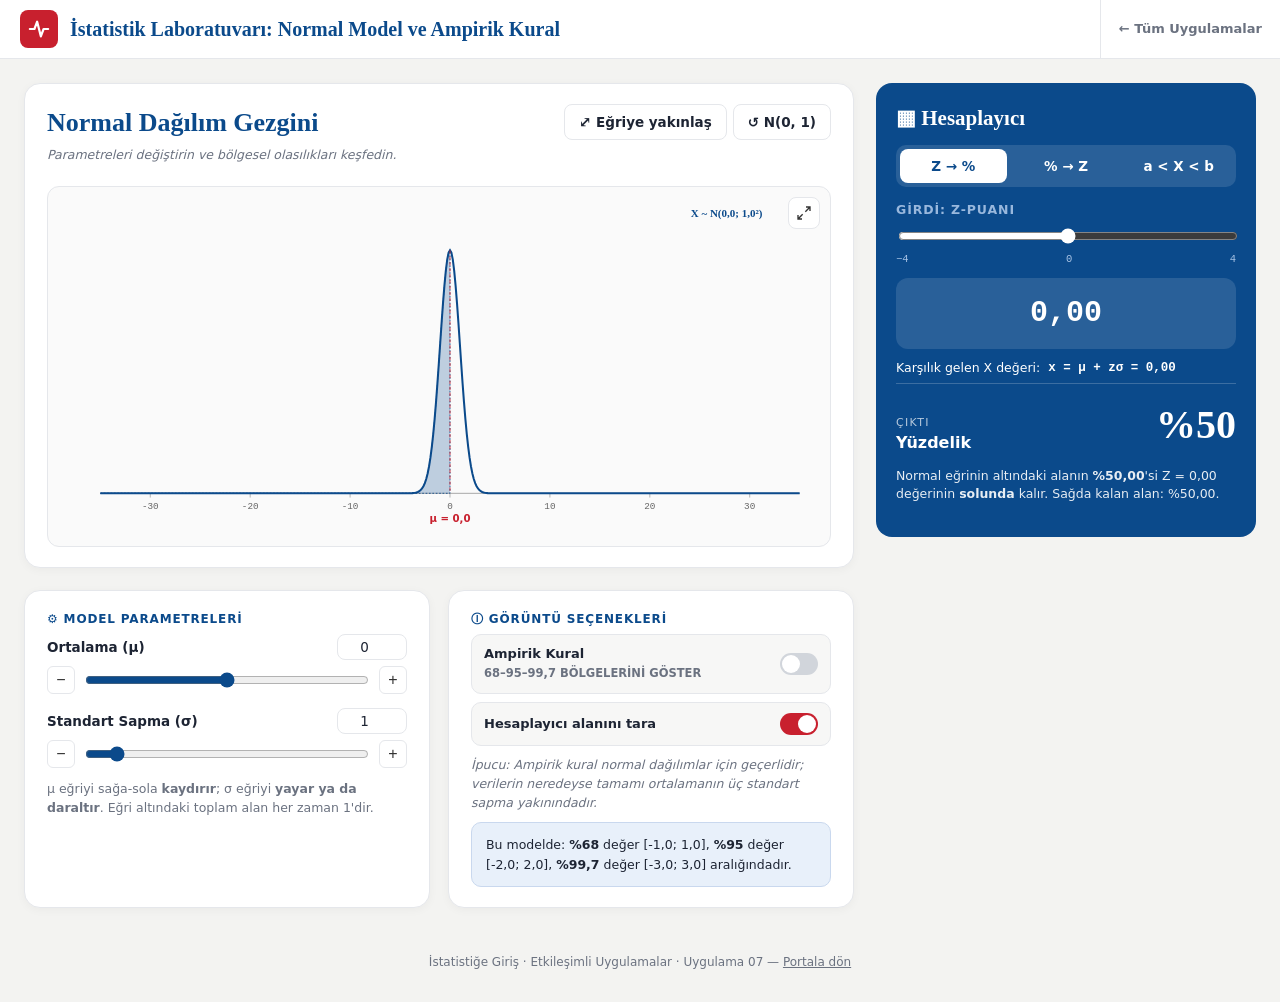
<file: uygulamalar/07-normal-model.html>
<!DOCTYPE html>
<html lang="tr">
<head>
<meta charset="UTF-8">
<meta name="viewport" content="width=device-width, initial-scale=1.0">
<title>Normal Model ve Ampirik Kural · İstatistik Laboratuvarı</title>
<link rel="stylesheet" href="../assets/ortak.css">
<style>
  .hesap-kart{background:var(--mavi);color:#fff;border-radius:16px;padding:20px}
  .hesap-kart h2{color:#fff;font-family:var(--serif);margin:0 0 12px;font-size:21px}
  .hesap-kart .btn-grup{background:rgba(255,255,255,.12);padding:4px;border-radius:10px}
  .hesap-kart .btn-grup .btn{background:transparent;color:#fff;border:0}
  .hesap-kart .btn-grup .btn.aktif{background:#fff;color:var(--mavi)}
  .hesap-kart .kb{color:#a9c4e6;margin-top:14px}
  .hesap-kart input[type=range]{accent-color:#fff}
  .hesap-kart .olcek{color:#a9c4e6}
  .buyuk-deger{background:rgba(255,255,255,.12);border-radius:12px;text-align:center;font-family:var(--mono);font-size:30px;font-weight:800;padding:14px;margin:10px 0}
  .cikti{display:flex;justify-content:space-between;align-items:flex-end;border-top:1px solid rgba(255,255,255,.2);padding-top:12px;margin-top:6px}
  .cikti .d{font-family:var(--serif);font-size:40px;font-weight:700}
  .hesap-kart p{font-size:12.5px;line-height:1.5;opacity:.9}
  .hesap-kart input[type=number]{background:rgba(255,255,255,.12);border:1px solid rgba(255,255,255,.3);color:#fff;font-family:var(--mono)}
  .anahtar{display:flex;align-items:center;justify-content:space-between;gap:10px;font-size:13px;font-weight:700;cursor:pointer;background:#f7f7f6;border:1px solid var(--kenar);border-radius:10px;padding:10px 12px}
  .anahtar input{display:none}
  .anahtar .ray{width:38px;height:22px;border-radius:11px;background:#d1d5db;position:relative;transition:.2s;flex:none}
  .anahtar .ray::after{content:'';position:absolute;width:18px;height:18px;border-radius:50%;background:#fff;top:2px;left:2px;transition:.2s}
  .anahtar input:checked + .ray{background:var(--kirmizi)}
  .anahtar input:checked + .ray::after{left:18px}
  .ana{display:grid;grid-template-columns:1fr 380px;gap:22px;align-items:start}
  @media (max-width:980px){.ana{grid-template-columns:1fr}}
  .sayi-kutu{width:70px!important;text-align:center;font-family:var(--mono);padding:4px!important}
</style>
</head>
<body>
<header class="ust-bant">
  <a class="logo" href="../index.html"><div class="ikon"><svg width="22" height="22" viewBox="0 0 24 24" fill="none" stroke="#fff" stroke-width="2.4" stroke-linecap="round" stroke-linejoin="round"><polyline points="2,12 7,12 10,4 14,20 17,12 22,12"/></svg></div><h1>İstatistik Laboratuvarı: Normal Model ve Ampirik Kural</h1></a>
  <div class="sag-ust"><a class="geri" href="../index.html">← Tüm Uygulamalar</a></div>
</header>

<main class="icerik">
  <div class="ana">
    <div class="yigin">
      <section class="kart">
        <div class="grafik-ust">
          <div><h2 style="font-size:26px">Normal Dağılım Gezgini</h2><div class="acik" style="font-style:italic">Parametreleri değiştirin ve bölgesel olasılıkları keşfedin.</div></div>
          <div class="btn-grup" style="flex:0 0 auto"><button class="btn" id="sigdir">⤢ Eğriye yakınlaş</button><button class="btn" id="sifirla" title="Sıfırla">↺ N(0, 1)</button></div>
        </div>
        <div class="tuval" id="tuval"><button class="buyut" data-tuval="tuval"></button><svg id="svg" viewBox="0 0 900 400"></svg></div>
      </section>
      <div class="izgara-2">
        <section class="kart">
          <p class="kb">⚙ Model Parametreleri</p>
          <div class="bas"><span style="font-weight:700;font-size:13.5px">Ortalama (μ)</span><input type="number" class="sayi-kutu" id="muS" step="0.5" value="0"></div>
          <div class="kaydirici" style="margin:6px 0 14px"><button class="pm" data-k="mu" data-y="-1">−</button><input type="range" class="ac-kirmizi" id="mu" min="-20" max="20" step="0.5" value="0"><button class="pm" data-k="mu" data-y="1">+</button></div>
          <div class="bas"><span style="font-weight:700;font-size:13.5px">Standart Sapma (σ)</span><input type="number" class="sayi-kutu" id="sigmaS" step="0.1" min="0.1" value="1"></div>
          <div class="kaydirici" style="margin-top:6px"><button class="pm" data-k="sigma" data-y="-1">−</button><input type="range" class="ac-kirmizi" id="sigma" min="0.1" max="10" step="0.1" value="1"><button class="pm" data-k="sigma" data-y="1">+</button></div>
          <p class="acik" style="margin-top:12px">μ eğriyi sağa-sola <b>kaydırır</b>; σ eğriyi <b>yayar ya da daraltır</b>. Eğri altındaki toplam alan her zaman 1'dir.</p>
        </section>
        <section class="kart">
          <p class="kb">ⓘ Görüntü Seçenekleri</p>
          <label class="anahtar"><span>Ampirik Kural<br><span class="ipucu-k" style="font-weight:600">68–95–99,7 BÖLGELERİNİ GÖSTER</span></span><input type="checkbox" id="ampirik"><span class="ray"></span></label>
          <label class="anahtar" style="margin-top:8px"><span>Hesaplayıcı alanını tara</span><input type="checkbox" id="alanGoster" checked><span class="ray"></span></label>
          <p class="acik" style="margin-top:10px"><i>İpucu: Ampirik kural normal dağılımlar için geçerlidir; verilerin neredeyse tamamı ortalamanın üç standart sapma yakınındadır.</i></p>
          <div class="not mavi" id="ampirikAcik" style="font-size:12.5px"></div>
        </section>
      </div>
    </div>

    <aside class="hesap-kart">
      <h2>▦ Hesaplayıcı</h2>
      <div class="btn-grup" id="modSec"><button class="btn aktif" data-m="z">Z → %</button><button class="btn" data-m="p">% → Z</button><button class="btn" data-m="ara">a &lt; X &lt; b</button></div>
      <div id="mZ">
        <p class="kb">GİRDİ: Z-PUANI</p>
        <input type="range" id="zIn" min="-4" max="4" step="0.01" value="0"><div class="olcek"><span>−4</span><span>0</span><span>4</span></div>
        <div class="buyuk-deger" id="zGoster">+0,00</div>
        <div style="display:flex;gap:8px;align-items:center;font-size:12.5px"><span>Karşılık gelen X değeri:</span><b id="zX" style="font-family:var(--mono)"></b></div>
      </div>
      <div id="mP" class="gizli">
        <p class="kb">GİRDİ: YÜZDELİK (SOLDAKİ ALAN)</p>
        <input type="range" id="pIn" min="0.1" max="99.9" step="0.1" value="50"><div class="olcek"><span>%0,1</span><span>%50</span><span>%99,9</span></div>
        <div class="buyuk-deger" id="pGoster">%50,0</div>
      </div>
      <div id="mA" class="gizli">
        <p class="kb">GİRDİ: X ARALIĞI</p>
        <div class="izgara-2" style="gap:8px"><label style="font-size:12px">a (alt)<input type="number" id="aIn" value="-1" step="0.1"></label><label style="font-size:12px">b (üst)<input type="number" id="bIn" value="1" step="0.1"></label></div>
        <div class="buyuk-deger" id="aGoster" style="font-size:18px"></div>
      </div>
      <div class="cikti"><div><div style="font-size:11px;letter-spacing:.12em;opacity:.7">ÇIKTI</div><b id="ciktiAd" style="font-size:16px">Yüzdelik</b></div><div class="d" id="cikti">%50</div></div>
      <p id="ciktiAcik"></p>
    </aside>
  </div>
</main>
<div class="alt-bilgi">İstatistiğe Giriş · Etkileşimli Uygulamalar · Uygulama 07 — <a href="../index.html">Portala dön</a></div>

<script src="../assets/istat.js"></script>
<script>
(() => {
  const {$, el, f} = I;
  let mod = 'z', yakin = false;
  const mu = () => +$('mu').value, sg = () => +$('sigma').value;
  function ciz() {
    const m = mu(), s = sg(); $('muS').value = m; $('sigmaS').value = s;
    const svg = $('svg'); svg.innerHTML = ''; const W = 900, H = 400, L = 50, R = 24, T = 40, B = 50;
    const lo = yakin ? m - 4.2 * s : -35, hi = yakin ? m + 4.2 * s : 35;
    const x = I.olcek(lo, hi, L, W - R), pdf = v => I.phi((v - m) / s) / s, ymax = pdf(m) * 1.08, y = I.olcek(0, ymax, H - B, T);
    const xt = I.tikler(lo, hi, 10);
    I.eksenler(svg, {W, H, L, R, T, B, x, y, xt, yt: [], yEksen: false, izgara: false});
    const yol = (a, b) => { a = Math.max(a, lo); b = Math.min(b, hi); if (b <= a) return ''; let d = `M${x(a)},${y(0)}`; for (let i = 0; i <= 300; i++) { const v = a + (b - a) * i / 300; d += ` L${x(v)},${y(pdf(v))}`; } return d + ` L${x(b)},${y(0)} Z`; };
    if ($('ampirik').checked) {
      [[3, '#fde68a', '%99,7'], [2, '#fdba74', '%95'], [1, '#fca5a5', '%68']].forEach(([k, r, t], i) => {
        el('path', {d: yol(m - k * s, m + k * s), fill: r, 'fill-opacity': .75}, svg);
        const yy = y(pdf(m - k * s)) - 14 - (3 - k) * 0;
        el('line', {x1: x(m - k * s), x2: x(m + k * s), y1: H - B + 30 - 0 + (k - 1) * 0, y2: H - B + 30, stroke: 'none'}, svg);
        [-k, k].forEach(sg2 => { const xv = m + sg2 * s; if (xv < lo || xv > hi) return;
          el('line', {x1: x(xv), x2: x(xv), y1: y(pdf(xv)), y2: y(0), stroke: '#9a3412', 'stroke-dasharray': '3 3'}, svg);
          el('text', {x: x(xv), y: y(0) - 6, 'text-anchor': 'middle', 'font-size': 10.5, fill: '#9a3412', 'font-weight': 700, ...I.halo}, svg, (sg2 > 0 ? '+' : '−') + k + 'σ'); });
        el('rect', {x: L + 8, y: 14 + (3 - k) * 22, width: 14, height: 14, rx: 3, fill: r}, svg);
        el('text', {x: L + 28, y: 26 + (3 - k) * 22, 'font-size': 12.5, 'font-weight': 800, fill: '#7c2d12'}, svg, `μ ± ${k}σ içinde: ${t}`);
      });
    }
    // hesaplayıcı alanı
    if ($('alanGoster').checked) { let d = '';
      if (mod === 'z') d = yol(-1e9, m + +$('zIn').value * s);
      else if (mod === 'p') d = yol(-1e9, m + I.invPhi(+$('pIn').value / 100) * s);
      else { const a = Math.min(+$('aIn').value, +$('bIn').value), b = Math.max(+$('aIn').value, +$('bIn').value); d = yol(a, b); }
      if (d) el('path', {d, fill: '#0b4a8b', 'fill-opacity': .25, stroke: '#0b4a8b', 'stroke-dasharray': '2 2'}, svg); }
    let d = ''; for (let i = 0; i <= 500; i++) { const v = lo + (hi - lo) * i / 500; d += (i ? ' L' : 'M') + x(v) + ',' + y(pdf(v)); }
    el('path', {d, fill: 'none', stroke: '#0b4a8b', 'stroke-width': 2.4}, svg);
    if (m >= lo && m <= hi) { el('line', {x1: x(m), x2: x(m), y1: y(pdf(m)), y2: y(0), stroke: '#c8202e', 'stroke-dasharray': '4 3'}, svg);
      el('text', {x: x(m), y: y(0) + 34, 'text-anchor': 'middle', 'font-size': 12, 'font-weight': 800, fill: '#c8202e'}, svg, 'μ = ' + f(m, 1)); }
    el('text', {x: W - R - 44, y: 24, 'text-anchor': 'end', 'font-size': 13, 'font-family': 'Georgia,serif', fill: '#0b4a8b', 'font-weight': 700}, svg, `X ~ N(${f(m, 1)}; ${f(s, 1)}²)`);
    $('ampirikAcik').innerHTML = `Bu modelde: <b>%68</b> değer [${f(m - s, 1)}; ${f(m + s, 1)}], <b>%95</b> değer [${f(m - 2 * s, 1)}; ${f(m + 2 * s, 1)}], <b>%99,7</b> değer [${f(m - 3 * s, 1)}; ${f(m + 3 * s, 1)}] aralığındadır.`;
    hesap();
  }
  function hesap() {
    const m = mu(), s = sg();
    if (mod === 'z') { const z = +$('zIn').value, p = I.Phi(z);
      $('zGoster').textContent = I.isaretli(z, 2); $('zX').textContent = `x = μ + zσ = ${f(m + z * s, 2)}`;
      $('ciktiAd').textContent = 'Yüzdelik'; $('cikti').textContent = '%' + f(p * 100, p > .999 || p < .001 ? 2 : 1).replace(/,0$/, '');
      $('ciktiAcik').innerHTML = `Normal eğrinin altındaki alanın <b>%${f(p * 100, 2)}</b>'si Z = ${f(z, 2)} değerinin <b>solunda</b> kalır. Sağda kalan alan: %${f((1 - p) * 100, 2)}.`;
    } else if (mod === 'p') { const p = +$('pIn').value / 100, z = I.invPhi(p);
      $('pGoster').textContent = '%' + f(p * 100, 1); $('ciktiAd').textContent = 'Z-puanı'; $('cikti').textContent = I.isaretli(z, 3);
      $('ciktiAcik').innerHTML = `Soldaki alanın %${f(p * 100, 1)} olduğu nokta <b>Z = ${f(z, 3)}</b>, yani bu modelde <b>X = ${f(m + z * s, 2)}</b>.`;
    } else { const a = Math.min(+$('aIn').value, +$('bIn').value), b = Math.max(+$('aIn').value, +$('bIn').value);
      const za = (a - m) / s, zb = (b - m) / s, p = I.Phi(zb) - I.Phi(za);
      $('aGoster').textContent = `z: ${f(za, 2)} … ${f(zb, 2)}`; $('ciktiAd').textContent = 'P(a < X < b)'; $('cikti').textContent = '%' + f(p * 100, 2);
      $('ciktiAcik').innerHTML = `P(${f(a, 2)} < X < ${f(b, 2)}) = Φ(${f(zb, 2)}) − Φ(${f(za, 2)}) = <b>${f(p, 4)}</b>.`; }
  }
  ['mu', 'sigma', 'ampirik', 'alanGoster'].forEach(id => $(id).addEventListener('input', ciz));
  ['zIn', 'pIn', 'aIn', 'bIn'].forEach(id => $(id).addEventListener('input', ciz));
  $('muS').addEventListener('change', e => { $('mu').value = Math.max(-20, Math.min(20, +e.target.value)); ciz(); });
  $('sigmaS').addEventListener('change', e => { $('sigma').value = Math.max(.1, Math.min(10, +e.target.value)); ciz(); });
  document.querySelectorAll('#modSec .btn').forEach(b => b.addEventListener('click', () => { mod = b.dataset.m;
    document.querySelectorAll('#modSec .btn').forEach(x => x.classList.toggle('aktif', x === b));
    $('mZ').classList.toggle('gizli', mod !== 'z'); $('mP').classList.toggle('gizli', mod !== 'p'); $('mA').classList.toggle('gizli', mod !== 'ara'); ciz(); }));
  $('sigdir').addEventListener('click', () => { yakin = !yakin; $('sigdir').textContent = yakin ? '⤡ Sabit eksen (−35…35)' : '⤢ Eğriye yakınlaş'; ciz(); });
  $('sifirla').addEventListener('click', () => { $('mu').value = 0; $('sigma').value = 1; ciz(); });
  ciz();
})();
</script>
</body>
</html>
</file>
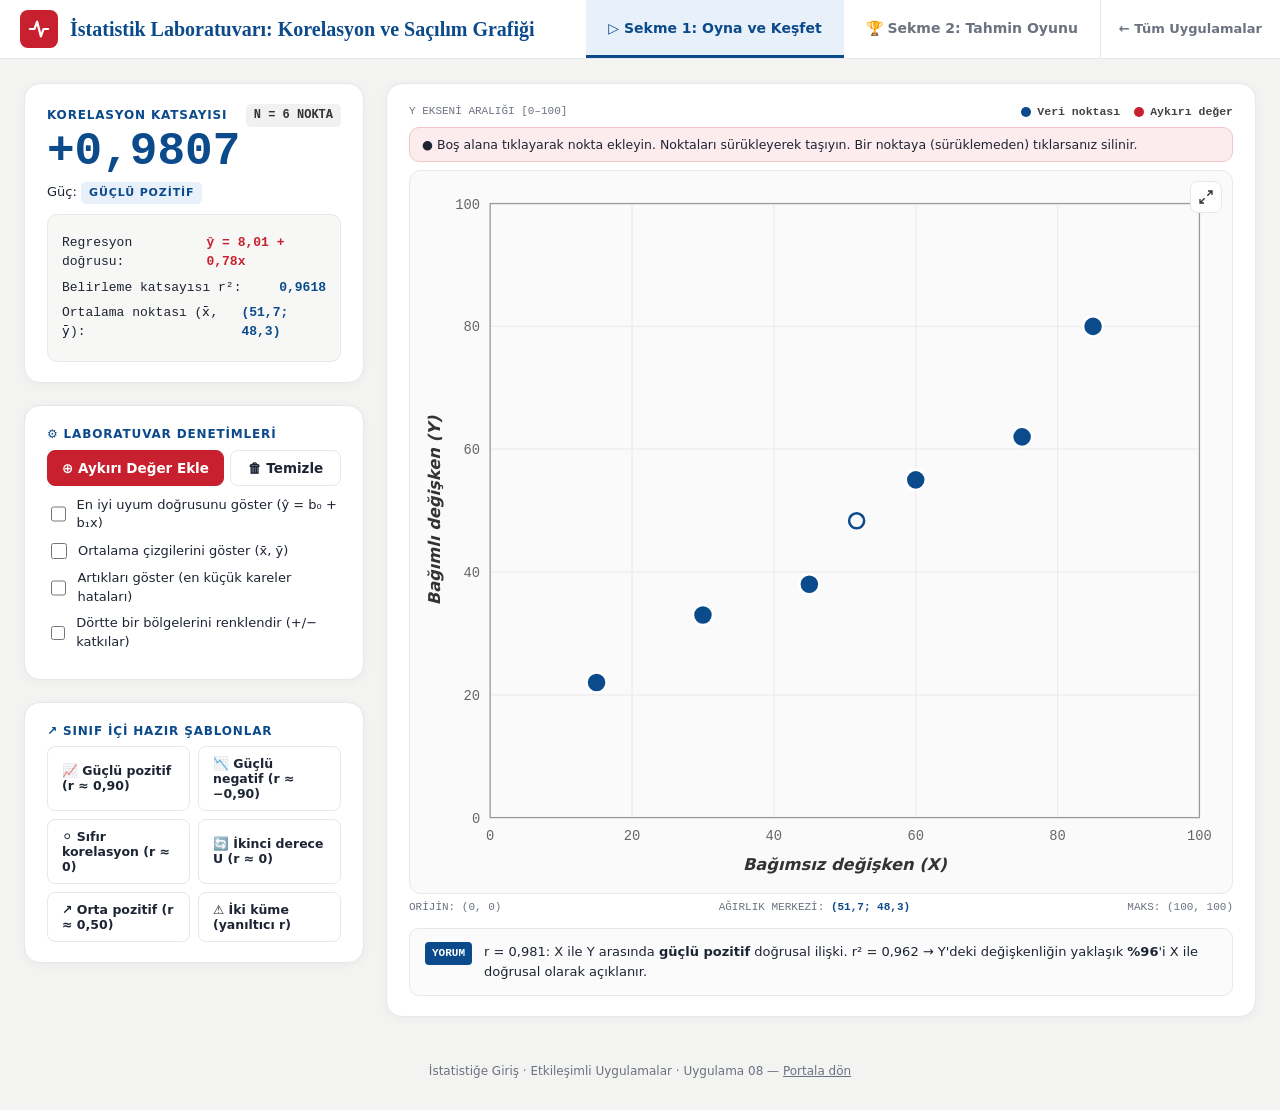
<file: uygulamalar/08-korelasyon.html>
<!DOCTYPE html>
<html lang="tr">
<head>
<meta charset="UTF-8">
<meta name="viewport" content="width=device-width, initial-scale=1.0">
<title>Korelasyon ve Saçılım Grafiği · İstatistik Laboratuvarı</title>
<link rel="stylesheet" href="../assets/ortak.css">
<style>
  .r-buyuk{font-family:var(--mono);font-size:46px;font-weight:800;color:var(--mavi);line-height:1.1}
  .guc{display:inline-block;font-size:11px;font-weight:800;letter-spacing:.08em;padding:3px 8px;border-radius:5px;background:var(--mavi-acik);color:var(--mavi)}
  .on-ayar{display:grid;grid-template-columns:1fr 1fr;gap:8px}
  .on-ayar .btn{text-align:left;font-size:12.5px}
  .tahmin-kutu{background:#f7f7f6;border:1px solid var(--kenar);border-radius:12px;text-align:center;padding:14px}
  .tahmin-kutu .d{font-family:var(--mono);font-size:40px;font-weight:800;color:var(--mavi)}
  .olcut{display:grid;grid-template-columns:repeat(5,1fr);gap:6px}
  .olcut .btn{padding:6px 2px;font-family:var(--mono);font-size:12px;text-align:center;line-height:1.2}
  .olcut .btn span{display:block;font-family:inherit;font-size:10px;color:var(--soluk)}
  .olcut .btn.aktif span{color:#cfe0f5}
  .sonuc{border-radius:12px;padding:14px;font-size:13.5px;line-height:1.5}
  #svg1{cursor:crosshair}
  .tuval-ust{display:flex;justify-content:space-between;align-items:center;font-family:var(--mono);font-size:11px;color:var(--soluk);margin-bottom:6px;flex-wrap:wrap;gap:8px}
  .alt-serit{display:flex;justify-content:space-between;font-family:var(--mono);font-size:11px;color:var(--soluk);margin-top:6px;flex-wrap:wrap;gap:6px}
  .alt-serit b{color:var(--mavi)}
</style>
</head>
<body>
<header class="ust-bant">
  <a class="logo" href="../index.html"><div class="ikon"><svg width="22" height="22" viewBox="0 0 24 24" fill="none" stroke="#fff" stroke-width="2.4" stroke-linecap="round" stroke-linejoin="round"><polyline points="2,12 7,12 10,4 14,20 17,12 22,12"/></svg></div><h1>İstatistik Laboratuvarı: Korelasyon ve Saçılım Grafiği</h1></a>
  <div class="sag-ust">
    <nav class="sekmeler"><button class="sekme aktif" data-hedef="p1">▷ Sekme 1: Oyna ve Keşfet</button><button class="sekme" data-hedef="p2">🏆 Sekme 2: Tahmin Oyunu</button></nav>
    <a class="geri" href="../index.html">← Tüm Uygulamalar</a>
  </div>
</header>

<main class="icerik">
  <!-- ============ SEKME 1 ============ -->
  <section class="panel aktif" id="p1">
    <div class="izgara" style="grid-template-columns:340px 1fr">
      <div class="yigin">
        <section class="kart">
          <div class="bas"><p class="kb" style="margin:0">Korelasyon Katsayısı</p><span class="rozet r-gri" id="nNokta">N = 0 NOKTA</span></div>
          <div class="r-buyuk" id="rDeger">—</div>
          <div style="font-size:13px;margin:4px 0 10px">Güç: <span class="guc" id="guc">—</span></div>
          <div class="hesap">
            <div class="satir"><span>Regresyon doğrusu:</span><b id="denklem" style="color:var(--kirmizi)">—</b></div>
            <div class="satir"><span>Belirleme katsayısı r²:</span><b id="r2">—</b></div>
            <div class="satir"><span>Ortalama noktası (x̄, ȳ):</span><b id="ortNokta">—</b></div>
          </div>
        </section>
        <section class="kart">
          <p class="kb">⚙ Laboratuvar Denetimleri</p>
          <div class="btn-grup"><button class="btn kirmizi" id="aykiriBtn">⊕ Aykırı Değer Ekle</button><button class="btn" id="temizleBtn">🗑 Temizle</button></div>
          <label class="onay" style="margin-top:10px"><input type="checkbox" id="dogru">En iyi uyum doğrusunu göster (ŷ = b₀ + b₁x)</label>
          <label class="onay"><input type="checkbox" id="ortCizgi">Ortalama çizgilerini göster (x̄, ȳ)</label>
          <label class="onay"><input type="checkbox" id="artik">Artıkları göster (en küçük kareler hataları)</label>
          <label class="onay"><input type="checkbox" id="ceyrek">Dörtte bir bölgelerini renklendir (+/− katkılar)</label>
        </section>
        <section class="kart">
          <p class="kb">↗ Sınıf İçi Hazır Şablonlar</p>
          <div class="on-ayar">
            <button class="btn" data-sab="0.9">📈 Güçlü pozitif (r ≈ 0,90)</button>
            <button class="btn" data-sab="-0.9">📉 Güçlü negatif (r ≈ −0,90)</button>
            <button class="btn" data-sab="0">⚪ Sıfır korelasyon (r ≈ 0)</button>
            <button class="btn" data-sab="u">🔄 İkinci derece U (r ≈ 0)</button>
            <button class="btn" data-sab="0.5">↗ Orta pozitif (r ≈ 0,50)</button>
            <button class="btn" data-sab="kume">⚠ İki küme (yanıltıcı r)</button>
          </div>
        </section>
      </div>
      <section class="kart">
        <div class="tuval-ust"><span>Y EKSENİ ARALIĞI [0–100]</span><div class="lejant"><span><i style="background:#0b4a8b"></i>Veri noktası</span><span><i style="background:#c8202e"></i>Aykırı değer</span></div></div>
        <div class="not kirmizi" style="padding:7px 12px;font-size:12.5px;margin-bottom:8px">● Boş alana tıklayarak nokta ekleyin. Noktaları sürükleyerek taşıyın. Bir noktaya (sürüklemeden) tıklarsanız silinir.</div>
        <div class="tuval" id="tuval1"><button class="buyut" data-tuval="tuval1"></button><svg id="svg1" viewBox="0 0 640 560"></svg></div>
        <div class="alt-serit"><span>ORİJİN: (0, 0)</span><span>AĞIRLIK MERKEZİ: <b id="agirlik">—</b></span><span>MAKS: (100, 100)</span></div>
        <div class="icgoru" style="margin-top:12px"><span class="et">YORUM</span><div id="yorum1"></div></div>
      </section>
    </div>
  </section>

  <!-- ============ SEKME 2 ============ -->
  <section class="panel" id="p2">
    <div class="izgara" style="grid-template-columns:340px 1fr">
      <div class="yigin">
        <div class="izgara-3" style="grid-template-columns:repeat(3,1fr);gap:8px">
          <div class="gosterge" style="text-align:center"><div class="e">Tur</div><div class="d" id="tur">1</div></div>
          <div class="gosterge" style="text-align:center"><div class="e">🔥 Seri</div><div class="d" id="seri" style="color:var(--turuncu)">0</div></div>
          <div class="gosterge" style="text-align:center"><div class="e">Ort. hata</div><div class="d" id="ortHata">0,00</div></div>
        </div>
        <section class="kart">
          <div class="bas"><p class="kb" style="margin:0">◎ Tahmininiz</p><button class="btn" id="ses" style="padding:3px 8px;font-size:11px">🔊 SES AÇIK</button></div>
          <div class="tahmin-kutu" style="margin-top:10px"><div class="ipucu-k" style="font-weight:800;letter-spacing:.1em">ETKİN TAHMİN</div><div class="d" id="tahminD">+0,00</div><div class="ipucu-k" id="tahminAcik"></div></div>
          <input type="range" id="tahmin" min="-1" max="1" step="0.01" value="0" style="margin-top:12px">
          <div class="olcek"><span>−1,00 (tam negatif)</span><span>0,00</span><span>+1,00 (tam pozitif)</span></div>
          <p class="acik" style="margin-bottom:6px">HIZLI REFERANS DEĞERLERİ:</p>
          <div class="olcut" id="olcut">
            <button class="btn" data-v="-0.9">−0,9<span>Güçlü</span></button><button class="btn" data-v="-0.4">−0,4<span>Orta</span></button><button class="btn aktif" data-v="0">0,0<span>Sıfır</span></button><button class="btn" data-v="0.4">+0,4<span>Orta</span></button><button class="btn" data-v="0.9">+0,9<span>Güçlü</span></button>
          </div>
          <button class="btn kirmizi tam" id="gonder" style="margin-top:14px;padding:13px;font-size:15px">⊙ Tahmini Gönder</button>
          <div class="sonuc gizli" id="sonuc" style="margin-top:12px"></div>
        </section>
      </div>
      <section class="kart">
        <div class="tuval-ust"><span>Y EKSENİ ARALIĞI [0–100]</span></div>
        <div class="not mavi" id="arena" style="padding:8px 12px;font-family:var(--serif);font-weight:700;color:var(--mavi)">Tahmin Arenası: Noktalar üretildi. Korelasyon katsayısı tahmininizi gönderin!</div>
        <div class="tuval" style="margin-top:8px"><svg id="svg2" viewBox="0 0 640 560"></svg></div>
        <div id="gecmis" class="ipucu-k" style="margin-top:10px"></div>
      </section>
    </div>
  </section>
</main>
<div class="alt-bilgi">İstatistiğe Giriş · Etkileşimli Uygulamalar · Uygulama 08 — <a href="../index.html">Portala dön</a></div>

<script src="../assets/istat.js"></script>
<script>
(() => {
  const {$, el, f} = I;
  const W = 640, H = 560, L = 56, R = 18, T = 18, B = 52;
  const sx = I.olcek(0, 100, L, W - R), sy = I.olcek(0, 100, H - B, T);
  const sinir = v => Math.max(1, Math.min(99, v));
  const gucEt = r => { const a = Math.abs(r); const yon = r > 0 ? 'POZİTİF' : 'NEGATİF';
    return a >= .8 ? 'GÜÇLÜ ' + yon : a >= .5 ? 'ORTA ' + yon : a >= .3 ? 'ZAYIF ' + yon : 'ÇOK ZAYIF / YOK'; };
  function uret(r, n = 40) { // hedef r'ye yakın noktalar
    const xs = [], ys = [];
    for (let i = 0; i < n; i++) xs.push(10 + 80 * Math.random());
    const mx = I.ort(xs), s = I.sd(xs);
    xs.forEach(x => ys.push(50 + 17 * (r * (x - mx) / s + Math.sqrt(Math.max(0, 1 - r * r)) * I.rnorm())));
    return xs.map((x, i) => ({x: sinir(x), y: sinir(ys[i]), a: false}));
  }
  function istat(p) {
    if (p.length < 2) return null; const x = p.map(q => q.x), y = p.map(q => q.y);
    const r = I.korelasyon(x, y); const {b0, b1} = I.dogrusal(x, y);
    return {r: isFinite(r) ? r : NaN, b0, b1, mx: I.ort(x), my: I.ort(y)};
  }
  function zemin(svg) {
    const g = el('g', {}, svg);
    [0, 20, 40, 60, 80, 100].forEach(t => {
      el('line', {x1: sx(t), x2: sx(t), y1: sy(0), y2: sy(100), stroke: '#ececec'}, g); el('line', {y1: sy(t), y2: sy(t), x1: sx(0), x2: sx(100), stroke: '#ececec'}, g);
      el('text', {x: sx(t), y: sy(0) + 18, 'text-anchor': 'middle', 'font-size': 11, fill: '#666', class: 'svg-yazi'}, g, t);
      el('text', {x: sx(0) - 8, y: sy(t) + 4, 'text-anchor': 'end', 'font-size': 11, fill: '#666', class: 'svg-yazi'}, g, t); });
    el('rect', {x: sx(0), y: sy(100), width: sx(100) - sx(0), height: sy(0) - sy(100), fill: 'none', stroke: '#999'}, g);
    el('text', {x: (sx(0) + sx(100)) / 2, y: H - 10, 'text-anchor': 'middle', 'font-size': 13, 'font-weight': 700, 'font-style': 'italic', fill: '#333'}, g, 'Bağımsız değişken (X)');
    el('text', {x: 16, y: (sy(0) + sy(100)) / 2, 'text-anchor': 'middle', 'font-size': 13, 'font-weight': 700, 'font-style': 'italic', fill: '#333', transform: `rotate(-90 16 ${(sy(0) + sy(100)) / 2})`}, g, 'Bağımlı değişken (Y)');
  }
  const dogruCiz = (svg, s, renk = '#c8202e') => { const y0 = s.b0, y1 = s.b0 + 100 * s.b1;
    el('line', {x1: sx(0), y1: sy(y0), x2: sx(100), y2: sy(y1), stroke: renk, 'stroke-width': 2.5}, svg); };

  // ============ SEKME 1 ============
  let P = uret(.95, 6).sort((a, b) => a.x - b.x);
  P = [{x: 15, y: 22}, {x: 30, y: 33}, {x: 45, y: 38}, {x: 60, y: 55}, {x: 75, y: 62}, {x: 85, y: 80}].map(p => ({...p, a: false}));
  const svg1 = $('svg1'); let surukle = null, hareket = false;
  function ciz1() {
    svg1.innerHTML = ''; zemin(svg1); const s = istat(P);
    $('nNokta').textContent = `N = ${P.length} NOKTA`;
    if (s && isFinite(s.r)) {
      if ($('ceyrek').checked) {
        el('rect', {x: sx(s.mx), y: sy(100), width: sx(100) - sx(s.mx), height: sy(s.my) - sy(100), fill: 'rgba(20,150,111,.08)'}, svg1);
        el('rect', {x: sx(0), y: sy(s.my), width: sx(s.mx) - sx(0), height: sy(0) - sy(s.my), fill: 'rgba(20,150,111,.08)'}, svg1);
        el('rect', {x: sx(0), y: sy(100), width: sx(s.mx) - sx(0), height: sy(s.my) - sy(100), fill: 'rgba(200,32,46,.07)'}, svg1);
        el('rect', {x: sx(s.mx), y: sy(s.my), width: sx(100) - sx(s.mx), height: sy(0) - sy(s.my), fill: 'rgba(200,32,46,.07)'}, svg1);
        [[75, 92, '+'], [25, 8, '+'], [25, 92, '−'], [75, 8, '−']].forEach(([a, b, t]) => el('text', {x: sx(a), y: sy(b), 'text-anchor': 'middle', 'font-size': 26, 'font-weight': 800, fill: t === '+' ? '#14966f' : '#c8202e', opacity: .5}, svg1, t));
      }
      if ($('ortCizgi').checked) {
        el('line', {x1: sx(s.mx), x2: sx(s.mx), y1: sy(0), y2: sy(100), stroke: '#0b4a8b', 'stroke-dasharray': '5 4'}, svg1);
        el('line', {y1: sy(s.my), y2: sy(s.my), x1: sx(0), x2: sx(100), stroke: '#0b4a8b', 'stroke-dasharray': '5 4'}, svg1);
        el('text', {x: sx(s.mx) + 4, y: sy(100) + 12, 'font-size': 11, fill: '#0b4a8b', 'font-weight': 700}, svg1, 'x̄'); el('text', {x: sx(100) - 12, y: sy(s.my) - 4, 'font-size': 11, fill: '#0b4a8b', 'font-weight': 700}, svg1, 'ȳ');
      }
      if ($('artik').checked) P.forEach(p => el('line', {x1: sx(p.x), x2: sx(p.x), y1: sy(p.y), y2: sy(s.b0 + s.b1 * p.x), stroke: '#d97706', 'stroke-width': 1.8, 'stroke-dasharray': '3 2'}, svg1));
      if ($('dogru').checked) dogruCiz(svg1, s);
      el('circle', {cx: sx(s.mx), cy: sy(s.my), r: 6, fill: 'none', stroke: '#0b4a8b', 'stroke-width': 2}, svg1);
    }
    P.forEach((p, i) => { const c = el('circle', {cx: sx(p.x), cy: sy(p.y), r: 8, fill: p.a ? '#c8202e' : '#0b4a8b', stroke: '#fff', 'stroke-width': 2, style: 'cursor:grab'}, svg1); c.dataset.i = i; });
    if (s && isFinite(s.r)) {
      $('rDeger').textContent = I.isaretli(s.r, 4); $('guc').textContent = gucEt(s.r);
      $('denklem').textContent = `ŷ = ${f(s.b0, 2)} ${s.b1 < 0 ? '−' : '+'} ${f(Math.abs(s.b1), 2)}x`; $('r2').textContent = f(s.r * s.r, 4);
      $('ortNokta').textContent = $('agirlik').textContent = `(${f(s.mx, 1)}; ${f(s.my, 1)})`;
      const ayk = P.filter(p => p.a).length;
      $('yorum1').innerHTML = `r = ${f(s.r, 3)}: X ile Y arasında <b>${gucEt(s.r).toLowerCase()}</b> doğrusal ilişki. r² = ${f(s.r * s.r, 3)} → Y'deki değişkenliğin yaklaşık <b>${I.yz(s.r * s.r, 0)}</b>'i X ile doğrusal olarak açıklanır.` +
        (ayk ? ` <b style="color:var(--kirmizi)">${ayk} aykırı değer</b> var — tek bir uç noktanın r'yi nasıl değiştirdiğine dikkat edin!` : '') +
        (Math.abs(s.r) < .3 ? ' Not: r ≈ 0 ilişki olmadığı anlamına gelmez; yalnızca <i>doğrusal</i> ilişki olmadığını gösterir (U şablonunu deneyin).' : '');
    } else { $('rDeger').textContent = '—'; $('guc').textContent = '—'; $('denklem').textContent = '—'; $('r2').textContent = '—'; $('ortNokta').textContent = $('agirlik').textContent = '—';
      $('yorum1').textContent = 'r hesaplamak için en az iki (aynı dikey çizgide olmayan) nokta gerekir.'; }
  }
  const svgNokta = e => { const pt = svg1.createSVGPoint(); pt.x = e.clientX; pt.y = e.clientY; const p = pt.matrixTransform(svg1.getScreenCTM().inverse()); return {x: sx.ters(p.x), y: sy.ters(p.y)}; };
  svg1.addEventListener('pointerdown', e => { const i = e.target.dataset && e.target.dataset.i; if (i !== undefined) { surukle = +i; hareket = false; svg1.setPointerCapture(e.pointerId); } });
  svg1.addEventListener('pointermove', e => { if (surukle === null) return; const p = svgNokta(e); hareket = true; P[surukle].x = sinir(p.x); P[surukle].y = sinir(p.y); ciz1(); });
  svg1.addEventListener('pointerup', e => {
    if (surukle !== null) { if (!hareket) P.splice(surukle, 1); surukle = null; ciz1(); return; }
    const p = svgNokta(e); if (p.x < 0 || p.x > 100 || p.y < 0 || p.y > 100) return; P.push({x: p.x, y: p.y, a: false}); ciz1(); });
  $('aykiriBtn').addEventListener('click', () => { const s = istat(P); const ust = !s || s.b1 >= 0; P.push({x: ust ? 92 : 92, y: ust ? 8 : 92, a: true}); ciz1(); });
  $('temizleBtn').addEventListener('click', () => { P = []; ciz1(); });
  ['dogru', 'ortCizgi', 'artik', 'ceyrek'].forEach(id => $(id).addEventListener('change', ciz1));
  document.querySelectorAll('[data-sab]').forEach(b => b.addEventListener('click', () => { const v = b.dataset.sab;
    if (v === 'u') { P = []; for (let i = 0; i < 30; i++) { const x = 8 + 84 * i / 29; P.push({x, y: sinir(15 + 0.03 * (x - 50) ** 2 + 4 * I.rnorm()), a: false}); } }
    else if (v === 'kume') { P = []; for (let i = 0; i < 18; i++) P.push({x: sinir(20 + 6 * I.rnorm()), y: sinir(22 + 6 * I.rnorm()), a: false}); for (let i = 0; i < 18; i++) P.push({x: sinir(78 + 6 * I.rnorm()), y: sinir(78 + 6 * I.rnorm()), a: false}); }
    else P = uret(+v, 35);
    ciz1(); }));
  ciz1();

  // ============ SEKME 2 ============
  let tur = 1, seri = 0, hatalar = [], G = [], gercek = 0, cevaplandi = false, sesAcik = true, gecmis = [];
  const svg2 = $('svg2');
  function yeniTur() { gercek = 0; let t; const hedef = Math.round((Math.random() * 2 - 1) * 100) / 100;
    for (let k = 0; k < 5; k++) { t = uret(hedef, 30 + Math.floor(Math.random() * 30)); gercek = istat(t).r; if (Math.abs(gercek - hedef) < .08) break; }
    G = t; cevaplandi = false; $('sonuc').classList.add('gizli'); $('gonder').textContent = '⊙ Tahmini Gönder';
    $('arena').textContent = 'Tahmin Arenası: Noktalar üretildi. Korelasyon katsayısı tahmininizi gönderin!'; ciz2(); }
  function ciz2() { svg2.innerHTML = ''; zemin(svg2);
    if (cevaplandi) dogruCiz(svg2, istat(G), '#14966f');
    G.forEach(p => el('circle', {cx: sx(p.x), cy: sy(p.y), r: 7, fill: '#0b4a8b', stroke: '#fff', 'stroke-width': 1.5}, svg2)); }
  function tahminGoster() { const v = +$('tahmin').value; $('tahminD').textContent = I.isaretli(v, 2);
    const a = Math.abs(v); $('tahminAcik').textContent = a >= .8 ? (v > 0 ? 'Güçlü pozitif (dar, yukarı doğru bant)' : 'Güçlü negatif (dar, aşağı doğru bant)') : a >= .5 ? 'Orta düzeyde ' + (v > 0 ? 'pozitif' : 'negatif') : a >= .2 ? 'Zayıf ' + (v > 0 ? 'pozitif' : 'negatif') : 'Sıfıra yakın (yuvarlak bulut / ilişkisiz)';
    document.querySelectorAll('#olcut .btn').forEach(b => b.classList.toggle('aktif', Math.abs(+b.dataset.v - v) < .005)); }
  function bip(iyi) { if (!sesAcik) return; try { const c = new (window.AudioContext || window.webkitAudioContext)(); const o = c.createOscillator(), g = c.createGain();
    o.frequency.value = iyi ? 880 : 220; o.type = iyi ? 'sine' : 'square'; g.gain.value = .06; o.connect(g); g.connect(c.destination); o.start(); o.stop(c.currentTime + (iyi ? .18 : .3)); } catch (e) {} }
  $('tahmin').addEventListener('input', tahminGoster);
  document.querySelectorAll('#olcut .btn').forEach(b => b.addEventListener('click', () => { $('tahmin').value = b.dataset.v; tahminGoster(); }));
  $('ses').addEventListener('click', () => { sesAcik = !sesAcik; $('ses').textContent = sesAcik ? '🔊 SES AÇIK' : '🔇 SES KAPALI'; });
  $('gonder').addEventListener('click', () => {
    if (cevaplandi) { tur++; $('tur').textContent = tur; yeniTur(); return; }
    const t = +$('tahmin').value, hata = Math.abs(t - gercek); hatalar.push(hata); cevaplandi = true;
    const iyi = hata <= .1; seri = iyi ? seri + 1 : 0; bip(iyi);
    $('seri').textContent = seri; $('ortHata').textContent = f(I.ort(hatalar), 2);
    const s = $('sonuc'); s.classList.remove('gizli');
    s.style.background = iyi ? 'var(--yesil-acik)' : hata <= .25 ? 'var(--turuncu-acik)' : 'var(--kirmizi-acik)';
    s.innerHTML = `<b style="font-size:16px">${iyi ? '🎯 Harika!' : hata <= .25 ? '👍 Yakın!' : '❌ Uzak kaldı'}</b><br>Gerçek r = <b>${I.isaretli(gercek, 2)}</b>, tahmininiz ${I.isaretli(t, 2)} → hata ${f(hata, 2)}.`;
    $('arena').textContent = `Gerçek korelasyon: r = ${I.isaretli(gercek, 3)} — yeşil çizgi en küçük kareler doğrusudur.`;
    $('gonder').textContent = '→ Sonraki Tur';
    gecmis.unshift(`Tur ${tur}: gerçek ${I.isaretli(gercek, 2)} · tahmin ${I.isaretli(t, 2)} · hata ${f(hata, 2)}`);
    $('gecmis').innerHTML = '<b>Geçmiş:</b> ' + gecmis.slice(0, 6).join(' &nbsp;|&nbsp; ');
    ciz2(); });
  tahminGoster(); yeniTur();
})();
</script>
</body>
</html>
</file>
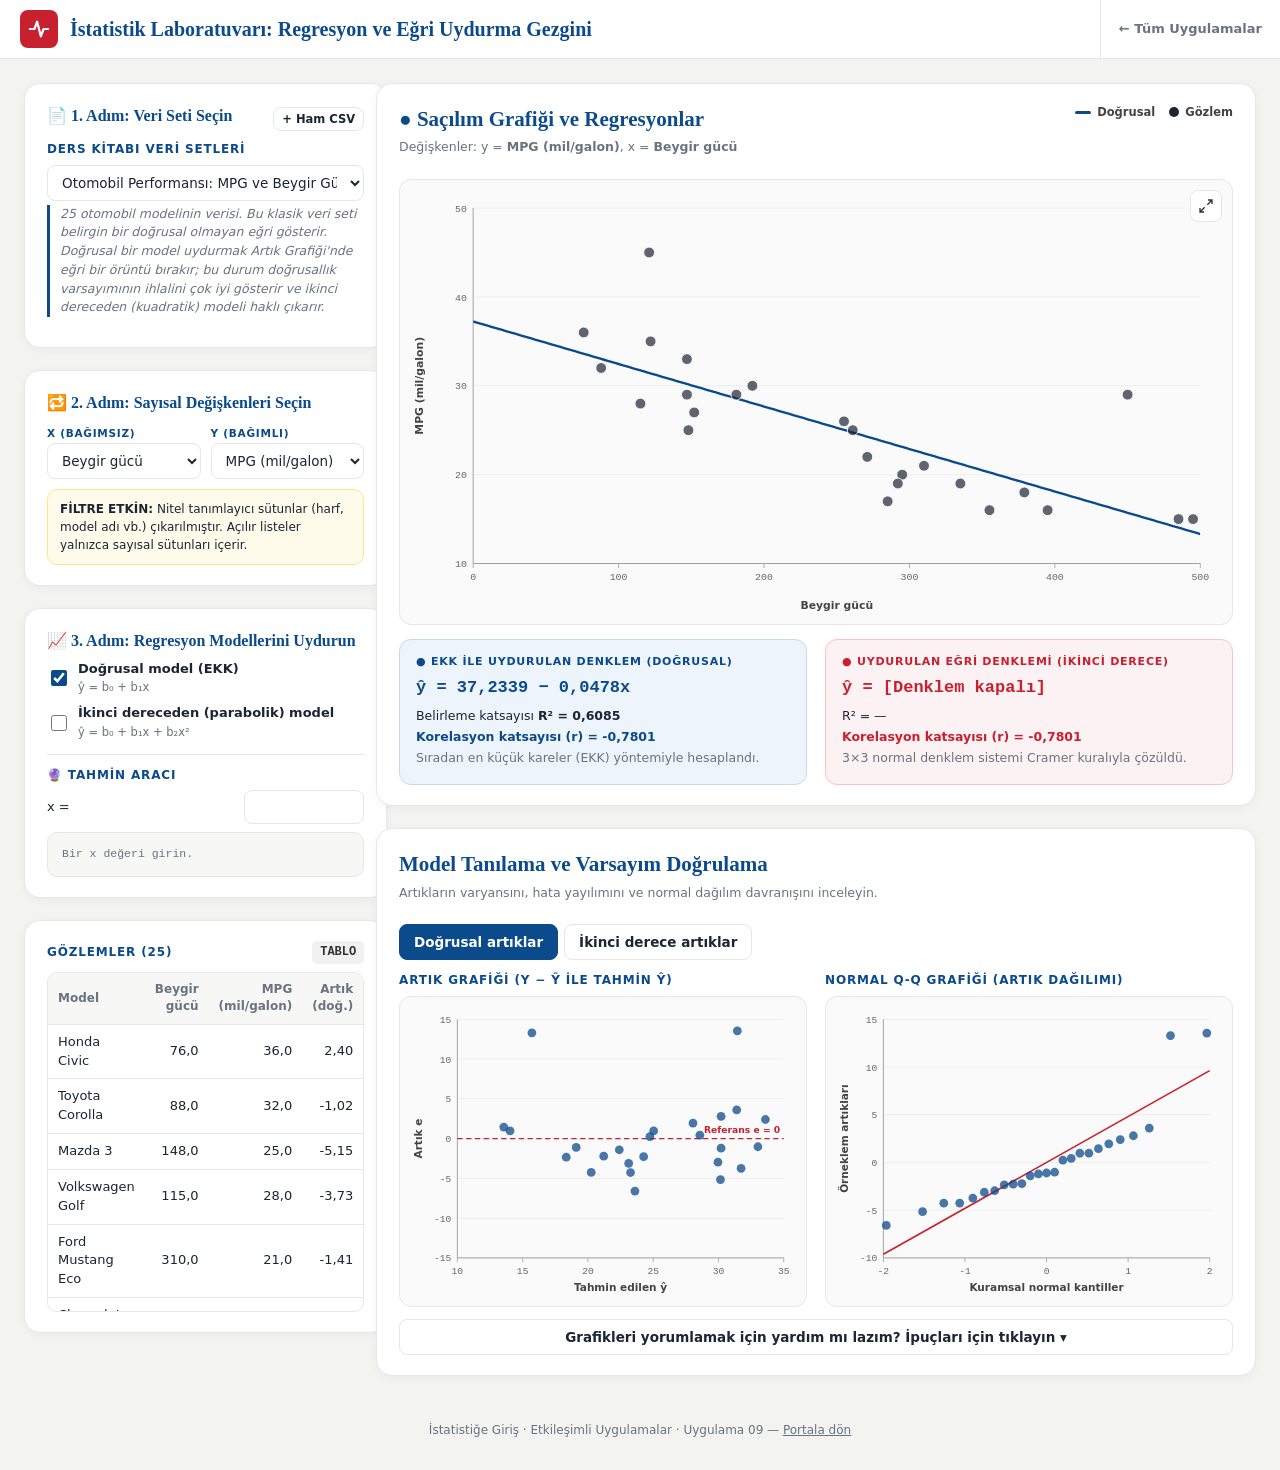
<file: uygulamalar/09-regresyon.html>
<!DOCTYPE html>
<html lang="tr">
<head>
<meta charset="UTF-8">
<meta name="viewport" content="width=device-width, initial-scale=1.0">
<title>Regresyon ve Eğri Uydurma · İstatistik Laboratuvarı</title>
<link rel="stylesheet" href="../assets/ortak.css">
<style>
  .adim h3{display:flex;align-items:center;gap:8px;font-size:16px}
  .model-kart{border:1px solid var(--kenar);border-radius:12px;padding:14px 16px}
  .model-kart.dog{background:#eef4fb;border-color:#c9d8ee}
  .model-kart.kad{background:#fdf2f3;border-color:#f5c4c9}
  .model-kart .denk{font-family:var(--mono);font-size:17px;font-weight:800;margin:6px 0}
  .model-kart.dog .denk{color:var(--mavi)} .model-kart.kad .denk{color:var(--kirmizi)}
  .model-kart .k{font-size:12.5px;margin:3px 0}
  .uyari-k{background:#fffbeb;border:1px solid #fde68a;border-radius:10px;padding:10px 12px;font-size:12px;line-height:1.5}
  .ana{display:grid;grid-template-columns:330px 1fr;gap:22px;align-items:start}
  @media (max-width:980px){.ana{grid-template-columns:1fr}}
  .ipucu-alan{display:none}
  .ipucu-alan.acik-d{display:grid}
  .tanil h4{margin:0 0 4px;font-size:12px;letter-spacing:.08em;color:var(--mavi)}
  .tanil p{margin:0 0 6px;font-size:12.5px;line-height:1.5}
</style>
</head>
<body>
<header class="ust-bant">
  <a class="logo" href="../index.html"><div class="ikon"><svg width="22" height="22" viewBox="0 0 24 24" fill="none" stroke="#fff" stroke-width="2.4" stroke-linecap="round" stroke-linejoin="round"><polyline points="2,12 7,12 10,4 14,20 17,12 22,12"/></svg></div><h1>İstatistik Laboratuvarı: Regresyon ve Eğri Uydurma Gezgini</h1></a>
  <div class="sag-ust"><a class="geri" href="../index.html">← Tüm Uygulamalar</a></div>
</header>

<main class="icerik">
  <div class="ana">
    <aside class="yigin">
      <section class="kart adim">
        <div class="bas"><h3>📄 1. Adım: Veri Seti Seçin</h3><button class="btn" id="hamBtn" style="padding:4px 8px;font-size:11.5px">+ Ham CSV</button></div>
        <p class="kb" style="margin-top:8px">Ders Kitabı Veri Setleri</p>
        <select id="vSec"><option value="araba">Otomobil Performansı: MPG ve Beygir Gücü</option><option value="beyzbol">Beyzbol Atıcıları: İnning ve ERA</option><option value="calisma">Çalışma Laboratuvarı: Sınav Puanı ve Çalışma Saati</option><option value="ozel" disabled>Kendi veriniz</option></select>
        <div class="acik" id="vAcik" style="border-left:3px solid var(--mavi);padding-left:10px;font-style:italic"></div>
        <div id="hamAlan" class="gizli">
          <textarea id="hamMetin" placeholder="x,y&#10;1,2&#10;2,4.1&#10;..."></textarea>
          <div class="btn-grup" style="margin-top:6px"><button class="btn birincil" id="hamYukle">Yapıştırılanı yükle</button><button class="btn" id="dosyaBtn">Dosya seç…</button></div>
          <input type="file" id="dosya" accept=".csv,.txt,.xlsx,.xls" hidden>
        </div>
      </section>
      <section class="kart adim">
        <h3>🔁 2. Adım: Sayısal Değişkenleri Seçin</h3>
        <div class="izgara-2" style="gap:10px">
          <label><span class="kb" style="font-size:10.5px">X (bağımsız)</span><select id="xSec"></select></label>
          <label><span class="kb" style="font-size:10.5px">Y (bağımlı)</span><select id="ySec"></select></label>
        </div>
        <div class="uyari-k" style="margin-top:10px"><b>FİLTRE ETKİN:</b> Nitel tanımlayıcı sütunlar (harf, model adı vb.) çıkarılmıştır. Açılır listeler yalnızca sayısal sütunları içerir.</div>
      </section>
      <section class="kart adim">
        <h3>📈 3. Adım: Regresyon Modellerini Uydurun</h3>
        <label class="onay"><input type="checkbox" id="mDog" checked><span><b>Doğrusal model (EKK)</b><br><span class="ipucu-k">ŷ = b₀ + b₁x</span></span></label>
        <label class="onay"><input type="checkbox" id="mKad"><span><b>İkinci dereceden (parabolik) model</b><br><span class="ipucu-k">ŷ = b₀ + b₁x + b₂x²</span></span></label>
        <div class="ayrac"></div>
        <p class="kb">🔮 Tahmin Aracı</p>
        <div class="bas"><span style="font-size:13px">x =</span><input type="number" id="tahX" style="width:120px"></div>
        <div class="hesap" style="margin-top:8px" id="tahSonuc"></div>
      </section>
      <section class="kart">
        <div class="bas"><p class="kb" style="margin:0">Gözlemler (<span id="satirSay"></span>)</p><span class="rozet r-gri">TABLO</span></div>
        <div class="kaydir" style="margin-top:8px"><table class="veri" id="tablo"></table></div>
      </section>
    </aside>

    <div class="yigin">
      <section class="kart">
        <div class="grafik-ust"><div><h2>● Saçılım Grafiği ve Regresyonlar</h2><div class="acik" id="degBilgi"></div></div><div class="lejant" id="lejant"></div></div>
        <div class="tuval" id="tuval"><button class="buyut" data-tuval="tuval"></button><svg id="svg" viewBox="0 0 900 470"></svg></div>
        <div class="izgara-2" style="margin-top:14px">
          <div class="model-kart dog"><p class="kb" style="font-size:11px">● EKK ile Uydurulan Denklem (Doğrusal)</p><div class="denk" id="dDenk"></div><div class="k" id="dR2"></div><div class="k" id="dR"></div><div class="k ipucu-k">Sıradan en küçük kareler (EKK) yöntemiyle hesaplandı.</div></div>
          <div class="model-kart kad"><p class="kb" style="font-size:11px;color:var(--kirmizi)">● Uydurulan Eğri Denklemi (İkinci Derece)</p><div class="denk" id="kDenk"></div><div class="k" id="kR2"></div><div class="k" id="kR"></div><div class="k ipucu-k">3×3 normal denklem sistemi Cramer kuralıyla çözüldü.</div></div>
        </div>
      </section>
      <section class="kart">
        <div class="grafik-ust"><div><h2>Model Tanılama ve Varsayım Doğrulama</h2><div class="acik">Artıkların varyansını, hata yayılımını ve normal dağılım davranışını inceleyin.</div></div>
          <div class="btn-grup" id="artSec" style="flex:0 0 auto"><button class="btn aktif" data-a="dog">Doğrusal artıklar</button><button class="btn" data-a="kad">İkinci derece artıklar</button></div></div>
        <div class="izgara-2">
          <div><p class="kb">Artık Grafiği (y − ŷ ile tahmin ŷ)</p><div class="tuval"><svg id="svgA" viewBox="0 0 440 330"></svg></div></div>
          <div><p class="kb">Normal Q-Q Grafiği (artık dağılımı)</p><div class="tuval"><svg id="svgQ" viewBox="0 0 440 330"></svg></div></div>
        </div>
        <button class="btn tam" id="ipucuBtn" style="margin-top:12px">Grafikleri yorumlamak için yardım mı lazım? İpuçları için tıklayın ▾</button>
        <div class="ipucu-alan izgara-3 tanil" id="ipucuAlan" style="margin-top:12px">
          <div class="not"><h4>DOĞRUSALLIK TANISI</h4><p>Doğrusallık varsayımı sağlanıyorsa artıklar sıfır çizgisinin (e = 0) altında ve üstünde rastgele ve simetrik dağılır.</p><p>💡 Belirgin bir eğri örüntü (kubbe ya da çanak) doğrusal olmayan bir ilişkiye işaret eder; ikinci dereceden bir eğri veriye çok daha iyi uyar.</p></div>
          <div class="not"><h4>EŞVARYANSLILIK TANISI</h4><p>Dikey yayılımın tahmin değerleri boyunca soldan sağa sabit kalıp kalmadığını kontrol edin.</p><p>💡 Huni biçimi (bir tarafta dar, diğerinde geniş) değişen varyansa (heteroskedastisite) işaret eder; ağırlıklı uydurma ya da dönüşüm gerekebilir.</p></div>
          <div class="not"><h4>NORMALLİK VARSAYIMI (Q-Q)</h4><p>Normal Q-Q grafiği sıralı artıkları kuramsal standart normal kantillerle eşleştirir.</p><p>💡 Noktalar kırmızı köşegen çizgiyi izliyorsa normallik koşulu sağlanır. Belirgin S eğrileri ya da kuyruklarda sapmalar çarpıklık veya aykırı değer gösterir.</p></div>
        </div>
      </section>
    </div>
  </div>
</main>
<div class="alt-bilgi">İstatistiğe Giriş · Etkileşimli Uygulamalar · Uygulama 09 — <a href="../index.html">Portala dön</a></div>

<script src="../assets/istat.js"></script>
<script>
const VERI = {"araba": {"ad": "Otomobil Performansı: MPG ve Beygir Gücü", "acik": "25 otomobil modelinin verisi. Bu klasik veri seti belirgin bir doğrusal olmayan eğri gösterir. Doğrusal bir model uydurmak Artık Grafiği'nde eğri bir örüntü bırakır; bu durum doğrusallık varsayımının ihlalini çok iyi gösterir ve ikinci dereceden (kuadratik) modeli haklı çıkarır.", "anahtar": "Model", "kolonlar": ["Beygir gücü", "Ağırlık (lb)", "Hızlanma 0–60 (sn)", "MPG (mil/galon)"], "x": "Beygir gücü", "y": "MPG (mil/galon)", "satir": [["Honda Civic", 76, 2011, 14.5, 36], ["Toyota Corolla", 88, 2155, 13.9, 32], ["Mazda 3", 148, 2840, 9.0, 25], ["Volkswagen Golf", 115, 2600, 10.2, 28], ["Ford Mustang Eco", 310, 3532, 5.1, 21], ["Chevrolet Camaro V6", 335, 3435, 5.2, 19], ["Dodge Challenger V8", 485, 4232, 4.2, 15], ["Subaru Impreza", 152, 3100, 9.4, 27], ["BMW 3 Series", 255, 3582, 5.6, 26], ["Porsche 911 Carrera", 379, 3354, 4.0, 18], ["Jeep Wrangler V6", 285, 4200, 7.2, 17], ["Tesla Model 3 Dual", 450, 4072, 3.5, 29], ["Ford F-150", 395, 4700, 6.5, 16], ["Toyota Prius", 121, 3045, 10.5, 45], ["Hyundai Elantra", 147, 2800, 8.5, 33], ["Audi A4", 261, 3627, 5.3, 25], ["Chevrolet Corvette C8", 495, 3647, 2.9, 15], ["Nissan Versa", 122, 2600, 9.8, 35], ["GMC Sierra 1500", 355, 4900, 6.8, 16], ["Lexus RX 350", 295, 4300, 7.7, 20], ["Mazda MX-5 Miata", 181, 2400, 5.7, 29], ["Kia Soul", 147, 2850, 8.8, 29], ["Subaru WRX", 271, 3300, 5.5, 22], ["Dodge Charger", 292, 4100, 6.2, 19], ["Honda Accord", 192, 3150, 7.2, 30]]}, "beyzbol": {"ad": "Beyzbol Atıcıları: Atılan İnning ve ERA", "acik": "22 başlangıç atıcısı için atılan inning (IP) sayısına karşı kazanılmış koşu ortalaması (ERA) ve WHIP. Bu veri seti, atıcı verimliliğinin sezon boyunca iş yükü ya da yorgunlukla ilişkili olup olmadığını incelemeye yardımcı olur.", "anahtar": "Atıcı", "kolonlar": ["Atılan inning (IP)", "Strikeout", "Kazanılmış koşu", "ERA", "WHIP", "Galibiyet"], "x": "Atılan inning (IP)", "y": "ERA", "satir": [["Justin Verlander", 175, 185, 48, 2.5, 0.8, 18], ["Sandy Alcantara", 228, 207, 58, 2.3, 1.0, 14], ["Gerrit Cole", 200, 257, 78, 3.5, 1.0, 13], ["Max Scherzer", 145, 173, 37, 2.3, 0.9, 11], ["Aaron Nola", 205, 235, 74, 3.3, 1.0, 11], ["Corbin Burnes", 193, 243, 63, 2.9, 1.0, 12], ["Shohei Ohtani", 166, 219, 43, 2.3, 1.0, 15], ["Dylan Cease", 184, 227, 45, 2.2, 1.1, 14], ["Carlos Rodon", 178, 237, 57, 2.9, 1.0, 14], ["Julio Urias", 175, 166, 42, 2.2, 1.0, 17], ["Shane Bieber", 200, 198, 64, 2.9, 1.0, 13], ["Zac Gallen", 184, 192, 52, 2.5, 0.9, 12], ["Yu Darvish", 194, 197, 67, 3.1, 0.9, 16], ["Framber Valdez", 201, 194, 63, 2.8, 1.2, 17], ["Miles Mikolas", 202, 153, 74, 3.3, 1.0, 12], ["Logan Webb", 192, 163, 62, 2.9, 1.2, 15], ["Robbie Ray", 189, 212, 78, 3.7, 1.2, 12], ["Jose Berrios", 172, 149, 100, 5.2, 1.4, 12], ["Patrick Corbin", 152, 128, 107, 6.3, 1.7, 6], ["Yusei Kikuchi", 100, 124, 58, 5.2, 1.5, 6], ["Corey Kluber", 164, 139, 80, 4.4, 1.2, 10], ["Madison Bumgarner", 158, 112, 86, 4.9, 1.4, 7]]}, "calisma": {"ad": "Çalışma Laboratuvarı: Sınav Puanı ve Çalışma Saati", "acik": "20 öğrencilik bir grupta haftalık beyan edilen çalışma saati, derse devam oranı, sınav kaygısı (1–10) ve final sınavı puanı. Normal dağılan artıklarla güçlü, klasik bir pozitif doğrusal regresyon örneğidir.", "anahtar": "Öğrenci", "kolonlar": ["Haftalık çalışma saati", "Devam oranı (%)", "Sınav kaygısı (1–10)", "Sınav puanı"], "x": "Haftalık çalışma saati", "y": "Sınav puanı", "satir": [["Ada", 4.5, 80, 8, 58], ["Barış", 6.0, 85, 7, 65], ["Cem", 8.5, 90, 5, 74], ["Deniz", 12.0, 95, 3, 88], ["Ece", 15.0, 98, 2, 94], ["Furkan", 3.0, 75, 9, 50], ["Gizem", 9.5, 92, 4, 81], ["Hakan", 11.0, 89, 6, 84], ["İrem", 7.0, 88, 5, 70], ["Kaan", 5.0, 82, 7, 61], ["Leyla", 13.5, 96, 3, 92], ["Mert", 16.0, 99, 1, 98], ["Nehir", 2.0, 60, 10, 42], ["Onur", 8.0, 84, 6, 73], ["Pelin", 10.0, 91, 4, 79], ["Rüzgar", 14.0, 94, 3, 90], ["Selin", 6.5, 83, 6, 69], ["Tolga", 11.5, 93, 5, 86], ["Umut", 4.0, 78, 8, 54], ["Yasemin", 7.5, 86, 6, 72]]}};

(() => {
  const {$, el, f} = I;
  let ds = null, X = null, Y = null, artMod = 'dog';
  function veriAyarla(anahtar) {
    const v = VERI[anahtar];
    ds = {anahtar: v.anahtar, kolonlar: v.kolonlar, satir: v.satir.map(r => { const o = {_ad: r[0]}; v.kolonlar.forEach((k, i) => o[k] = r[i + 1]); return o; }), x: v.x, y: v.y, acik: v.acik};
    hazirla();
  }
  function hazirla() {
    $('vAcik').textContent = ds.acik;
    const ops = ds.kolonlar.map(k => `<option>${k}</option>`).join(''); $('xSec').innerHTML = ops; $('ySec').innerHTML = ops;
    X = ds.x; Y = ds.y; $('xSec').value = X; $('ySec').value = Y; ciz();
  }
  function kadratik(x, y) { // normal denklemler + Cramer kuralı
    const n = x.length, S = k => x.reduce((t, v) => t + v ** k, 0), Sy = k => x.reduce((t, v, i) => t + v ** k * y[i], 0);
    const A = [[n, S(1), S(2)], [S(1), S(2), S(3)], [S(2), S(3), S(4)]], b = [Sy(0), Sy(1), Sy(2)];
    const det = m => m[0][0] * (m[1][1] * m[2][2] - m[1][2] * m[2][1]) - m[0][1] * (m[1][0] * m[2][2] - m[1][2] * m[2][0]) + m[0][2] * (m[1][0] * m[2][1] - m[1][1] * m[2][0]);
    const D = det(A); if (Math.abs(D) < 1e-12) return null;
    return [0, 1, 2].map(j => det(A.map((r, i) => r.map((v, k) => k === j ? b[i] : v))) / D);
  }
  const R2 = (y, yh) => { const m = I.ort(y); const sst = y.reduce((t, v) => t + (v - m) ** 2, 0), sse = y.reduce((t, v, i) => t + (v - yh[i]) ** 2, 0); return 1 - sse / sst; };
  const ks = v => { const a = Math.abs(v); return f(v, a > 0 && a < .01 ? Math.min(9, 3 - Math.floor(Math.log10(a))) : 4); };
  const isr = v => v < 0 ? ' − ' + ks(Math.abs(v)) : ' + ' + ks(v);
  function modeller() {
    const p = ds.satir.filter(r => isFinite(r[X]) && isFinite(r[Y]) && r[X] != null && r[Y] != null);
    const x = p.map(r => r[X]), y = p.map(r => r[Y]);
    const d = I.dogrusal(x, y), q = kadratik(x, y);
    return {p, x, y, d, q, fd: v => d.b0 + d.b1 * v, fq: q ? v => q[0] + q[1] * v + q[2] * v * v : null, r: I.korelasyon(x, y)};
  }
  function ciz() {
    const M = modeller(); const {p, x, y} = M; const dog = $('mDog').checked, kad = $('mKad').checked && M.fq;
    $('degBilgi').innerHTML = `Değişkenler: y = <b>${Y}</b>, x = <b>${X}</b>`;
    $('satirSay').textContent = p.length;
    $('tablo').innerHTML = `<thead><tr><th>${ds.anahtar}</th><th>${X}</th><th>${Y}</th>${dog ? '<th>Artık (doğ.)</th>' : ''}</tr></thead><tbody>` + p.map(r => `<tr><td>${r._ad}</td><td>${f(r[X], 1)}</td><td>${f(r[Y], 1)}</td>${dog ? `<td>${f(r[Y] - M.fd(r[X]), 2)}</td>` : ''}</tr>`).join('') + '</tbody>';
    const svg = $('svg'); svg.innerHTML = ''; const W = 900, H = 470, L = 70, R = 24, T = 20, B = 56;
    if (p.length < 3) { el('text', {x: W / 2, y: H / 2, 'text-anchor': 'middle', fill: '#999'}, svg, 'İstatistiksel noktaları göstermek için değişken seçin.'); return; }
    const xt = I.tiklerKapsa(Math.min(...x), Math.max(...x), 8), yt = I.tiklerKapsa(Math.min(...y), Math.max(...y), 6);
    const sx = I.olcek(xt[0], xt[xt.length - 1], L, W - R), sy = I.olcek(yt[0], yt[yt.length - 1], H - B, T);
    I.eksenler(svg, {W, H, L, R, T, B, x: sx, y: sy, xt, yt, xEt: X, yEt: Y});
    const kirp = el('clipPath', {id: 'kirp'}, svg); el('rect', {x: L, y: T, width: W - L - R, height: H - T - B}, kirp);
    const egri = (fn, renk, kesik) => { let d = ''; for (let i = 0; i <= 200; i++) { const v = xt[0] + (xt[xt.length - 1] - xt[0]) * i / 200; d += (i ? ' L' : 'M') + sx(v) + ',' + sy(fn(v)); }
      el('path', {d, fill: 'none', stroke: renk, 'stroke-width': 2.6, 'stroke-dasharray': kesik ? '7 5' : null, 'clip-path': 'url(#kirp)'}, svg); };
    if (dog) egri(M.fd, '#0b4a8b');
    if (kad) egri(M.fq, '#c8202e', true);
    p.forEach(r => { const c = el('circle', {cx: sx(r[X]), cy: sy(r[Y]), r: 6, fill: '#1d2433', 'fill-opacity': .7, stroke: '#fff'}, svg); el('title', {}, c, `${r._ad}\n${X}: ${r[X]}\n${Y}: ${r[Y]}`); });
    $('lejant').innerHTML = (dog ? '<span><i class="cizgi" style="background:#0b4a8b"></i>Doğrusal</span>' : '') + (kad ? '<span><i class="cizgi" style="background:#c8202e"></i>İkinci derece</span>' : '') + '<span><i style="background:#1d2433"></i>Gözlem</span>';
    // denklem kartları
    $('dDenk').textContent = dog ? `ŷ = ${f(M.d.b0, 4)}${isr(M.d.b1)}x` : 'ŷ = [Denklem kapalı]';
    $('dR2').innerHTML = dog ? `Belirleme katsayısı <b>R² = ${f(R2(y, x.map(M.fd)), 4)}</b>` : 'R² = —';
    $('dR').innerHTML = `<b style="color:var(--mavi)">Korelasyon katsayısı (r) = ${f(M.r, 4)}</b>`;
    $('kDenk').textContent = kad ? `ŷ = ${f(M.q[0], 4)}${isr(M.q[1])}x${isr(M.q[2])}x²` : 'ŷ = [Denklem kapalı]';
    $('kR2').innerHTML = kad ? `Belirleme katsayısı <b>R² = ${f(R2(y, x.map(M.fq)), 4)}</b>` : 'R² = —';
    $('kR').innerHTML = `<b style="color:var(--kirmizi)">Korelasyon katsayısı (r) = ${f(M.r, 4)}</b>`;
    tahmin(M); artiklar(M);
  }
  function tahmin(M) { const v = $('tahX').value;
    if (v === '') { $('tahSonuc').innerHTML = '<span class="ipucu-k">Bir x değeri girin.</span>'; return; }
    const x0 = +v, mn = Math.min(...M.x), mx = Math.max(...M.x);
    $('tahSonuc').innerHTML = `<div class="satir"><span>Doğrusal ŷ:</span><b>${f(M.fd(x0), 3)}</b></div>` + (M.fq ? `<div class="satir"><span>İkinci derece ŷ:</span><b style="color:var(--kirmizi)">${f(M.fq(x0), 3)}</b></div>` : '') +
      (x0 < mn || x0 > mx ? `<div style="color:var(--kirmizi);font-family:inherit;font-size:11.5px;margin-top:4px">⚠ Dışdeğerleme (ekstrapolasyon): x, gözlenen aralığın [${f(mn, 1)}; ${f(mx, 1)}] dışında. Tahmin güvenilir olmayabilir!</div>` : ''); }
  function artiklar(M) {
    const kad = artMod === 'kad' && M.fq; const fn = kad ? M.fq : M.fd; const renk = kad ? '#c8202e' : '#0b4a8b';
    const yh = M.x.map(fn), e = M.y.map((v, i) => v - yh[i]);
    const W = 440, H = 330, L = 54, R = 14, T = 14, B = 44;
    let svg = $('svgA'); svg.innerHTML = '';
    const xt = I.tiklerKapsa(Math.min(...yh), Math.max(...yh), 5), m = Math.max(...e.map(Math.abs)) * 1.1 || 1, yt = I.tiklerKapsa(-m, m, 6);
    const sx = I.olcek(xt[0], xt[xt.length - 1], L, W - R), sy = I.olcek(yt[0], yt[yt.length - 1], H - B, T);
    I.eksenler(svg, {W, H, L, R, T, B, x: sx, y: sy, xt, yt, xEt: 'Tahmin edilen ŷ', yEt: 'Artık e'});
    el('line', {x1: L, x2: W - R, y1: sy(0), y2: sy(0), stroke: '#c8202e', 'stroke-width': 1.5, 'stroke-dasharray': '6 4'}, svg);
    el('text', {x: W - R - 4, y: sy(0) - 6, 'text-anchor': 'end', 'font-size': 10.5, fill: '#c8202e', 'font-weight': 700}, svg, 'Referans e = 0');
    yh.forEach((v, i) => el('circle', {cx: sx(v), cy: sy(e[i]), r: 5, fill: renk, 'fill-opacity': .75}, svg));
    // Q-Q
    svg = $('svgQ'); svg.innerHTML = ''; const n = e.length, s = I.sd(e) || 1;
    const es = e.slice().sort((a, b) => a - b), q = es.map((_, i) => I.invPhi((i + 1 - .375) / (n + .25)));
    const qt = I.tiklerKapsa(Math.min(...q), Math.max(...q), 5), et = I.tiklerKapsa(Math.min(...es), Math.max(...es), 6);
    const qx = I.olcek(qt[0], qt[qt.length - 1], L, W - R), qy = I.olcek(et[0], et[et.length - 1], H - B, T);
    I.eksenler(svg, {W, H, L, R, T, B, x: qx, y: qy, xt: qt, yt: et, xEt: 'Kuramsal normal kantiller', yEt: 'Örneklem artıkları'});
    el('line', {x1: qx(qt[0]), y1: qy(I.ort(e) + s * qt[0]), x2: qx(qt[qt.length - 1]), y2: qy(I.ort(e) + s * qt[qt.length - 1]), stroke: '#c8202e', 'stroke-width': 1.8}, svg);
    es.forEach((v, i) => el('circle', {cx: qx(q[i]), cy: qy(v), r: 5, fill: renk, 'fill-opacity': .75}, svg));
  }
  $('vSec').addEventListener('change', e => veriAyarla(e.target.value));
  $('xSec').addEventListener('change', e => { X = e.target.value; ciz(); });
  $('ySec').addEventListener('change', e => { Y = e.target.value; ciz(); });
  ['mDog', 'mKad'].forEach(id => $(id).addEventListener('change', ciz));
  $('tahX').addEventListener('input', () => tahmin(modeller()));
  document.querySelectorAll('#artSec .btn').forEach(b => b.addEventListener('click', () => { artMod = b.dataset.a; document.querySelectorAll('#artSec .btn').forEach(x => x.classList.toggle('aktif', x === b));
    if (artMod === 'kad' && !$('mKad').checked) { $('mKad').checked = true; ciz(); } else artiklar(modeller()); }));
  $('ipucuBtn').addEventListener('click', () => $('ipucuAlan').classList.toggle('acik-d'));
  $('hamBtn').addEventListener('click', () => $('hamAlan').classList.toggle('gizli'));
  function ozelYukle(d, ad) {
    if (d.sayisal.length < 2) { alert('En az iki sayısal sütun gerekli.'); return; }
    const anahtarK = d.kategorik[0];
    ds = {anahtar: anahtarK || '#', kolonlar: d.sayisal, satir: d.veri.map((r, i) => ({...r, _ad: anahtarK ? r[anahtarK] : i + 1})), x: d.sayisal[0], y: d.sayisal[1], acik: `Kendi veriniz: ${ad} — ${d.veri.length} satır, ${d.sayisal.length} sayısal sütun.`};
    $('vSec').value = 'ozel'; hazirla();
  }
  $('hamYukle').addEventListener('click', () => { try { ozelYukle(I.csvOku($('hamMetin').value), 'yapıştırılan veri'); } catch (e) { alert('Veri okunamadı: ' + e.message); } });
  $('dosyaBtn').addEventListener('click', () => $('dosya').click());
  $('dosya').addEventListener('change', async () => { const fl = $('dosya').files[0]; if (!fl) return; try { ozelYukle(await I.dosyaOku(fl), fl.name); } catch (e) { alert('Dosya okunamadı: ' + e.message); } });
  veriAyarla('araba');
})();
</script>
</body>
</html>
</file>
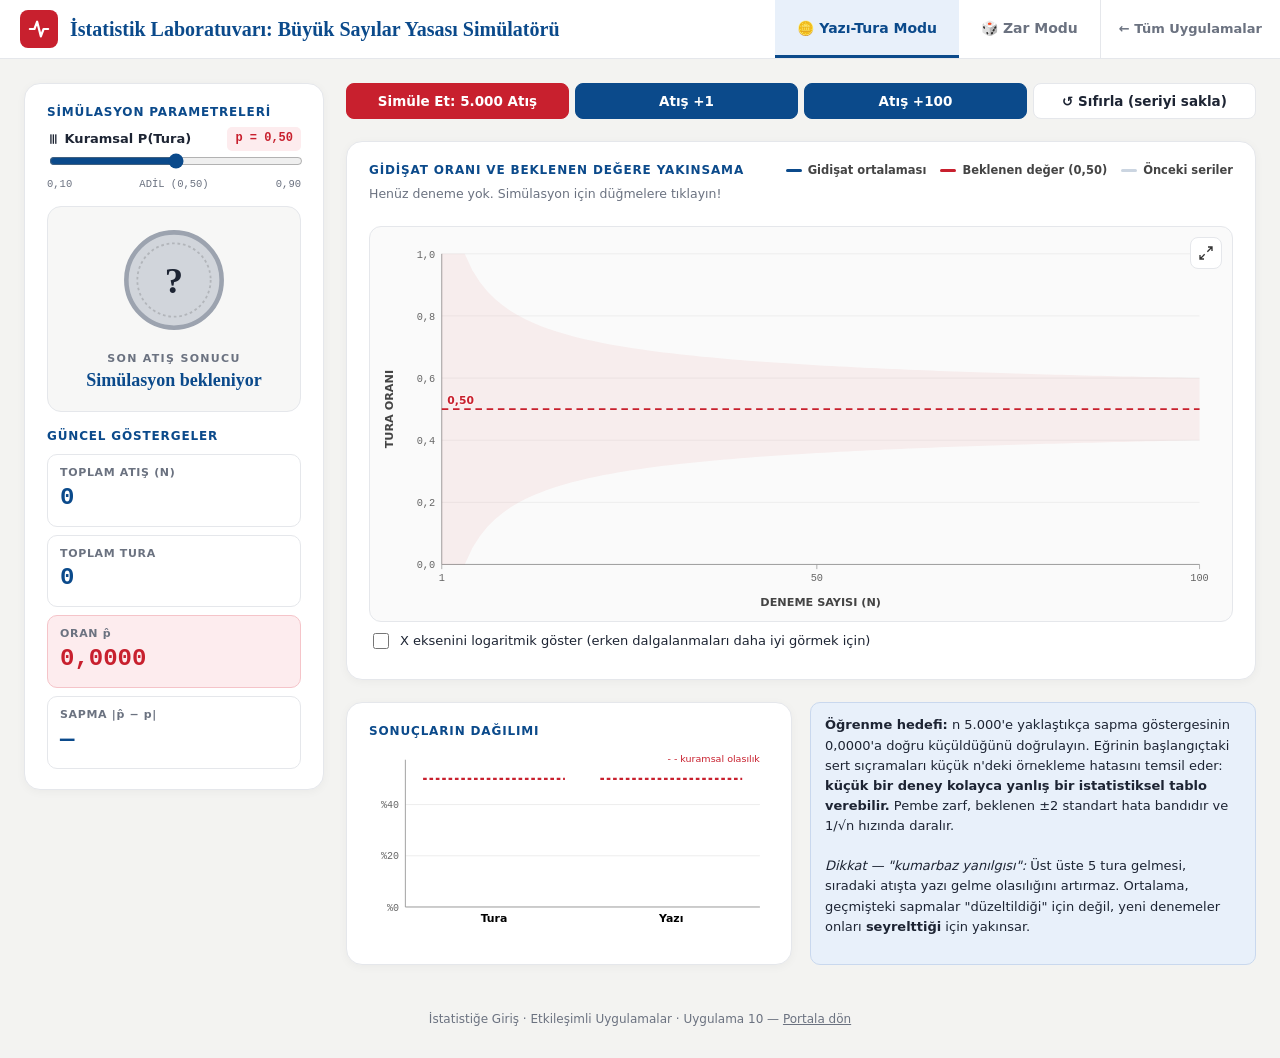
<file: uygulamalar/10-buyuk-sayilar-yasasi.html>
<!DOCTYPE html>
<html lang="tr">
<head>
<meta charset="UTF-8">
<meta name="viewport" content="width=device-width, initial-scale=1.0">
<title>Büyük Sayılar Yasası Simülatörü · İstatistik Laboratuvarı</title>
<link rel="stylesheet" href="../assets/ortak.css">
<style>
  .ana{display:grid;grid-template-columns:300px 1fr;gap:22px;align-items:start}
  @media (max-width:980px){.ana{grid-template-columns:1fr}}
  .nesne{background:#f7f7f6;border:1px solid var(--kenar);border-radius:14px;text-align:center;padding:18px}
  .nesne .durum{font-size:11px;font-weight:800;letter-spacing:.12em;color:var(--soluk);margin-top:10px}
  .nesne .sonuc{font-family:var(--serif);font-size:18px;font-weight:700;color:var(--mavi)}
  @keyframes don{0%{transform:rotateY(0)}100%{transform:rotateY(720deg)}}
  .doner{animation:don .45s ease-out}
  @keyframes zipla{0%{transform:rotate(0) scale(1)}50%{transform:rotate(180deg) scale(1.15)}100%{transform:rotate(360deg) scale(1)}}
  .zipla{animation:zipla .4s ease-out}
  .metrik{border:1px solid var(--kenar);border-radius:10px;padding:10px 12px;margin-top:8px;background:#fff}
  .metrik .e{font-size:11px;font-weight:800;letter-spacing:.06em;color:var(--soluk)}
  .metrik .d{font-family:var(--mono);font-size:24px;font-weight:800;color:var(--mavi)}
  .metrik.vurgu{background:var(--kirmizi-acik);border-color:#f5c4c9}.metrik.vurgu .d{color:var(--kirmizi)}
</style>
</head>
<body>
<header class="ust-bant">
  <a class="logo" href="../index.html"><div class="ikon"><svg width="22" height="22" viewBox="0 0 24 24" fill="none" stroke="#fff" stroke-width="2.4" stroke-linecap="round" stroke-linejoin="round"><polyline points="2,12 7,12 10,4 14,20 17,12 22,12"/></svg></div><h1>İstatistik Laboratuvarı: Büyük Sayılar Yasası Simülatörü</h1></a>
  <div class="sag-ust">
    <nav class="sekmeler"><button class="sekme aktif" data-hedef="para" id="sPara">🪙 Yazı-Tura Modu</button><button class="sekme" data-hedef="zar" id="sZar">🎲 Zar Modu</button></nav>
    <a class="geri" href="../index.html">← Tüm Uygulamalar</a>
  </div>
</header>
<div class="gizli"><div class="panel" id="para"></div><div class="panel" id="zar"></div></div>

<main class="icerik">
  <div class="ana">
    <aside class="kart">
      <p class="kb">Simülasyon Parametreleri</p>
      <div id="paraAyar">
        <div class="bas"><span style="font-size:13px;font-weight:700">⫼ Kuramsal P(Tura)</span><span class="rozet r-kirmizi" id="pR">p = 0,50</span></div>
        <input type="range" class="ac-kirmizi" id="p" min="0.1" max="0.9" step="0.01" value="0.5">
        <div class="olcek"><span>0,10</span><span>ADİL (0,50)</span><span>0,90</span></div>
      </div>
      <div id="zarAyar" class="gizli">
        <div class="hesap">KURAMSAL BEKLENEN DEĞER<br><b style="font-size:14px">E[X] = (1+2+3+4+5+6) / 6 = 3,5000</b></div>
      </div>
      <div class="nesne" style="margin-top:14px">
        <svg id="nesneSvg" viewBox="0 0 120 120" width="110" height="110"></svg>
        <div class="durum" id="sonEt">SON ATIŞ SONUCU</div>
        <div class="sonuc" id="sonDeger">Simülasyon bekleniyor</div>
      </div>
      <p class="kb" style="margin-top:16px">Güncel Göstergeler</p>
      <div class="metrik"><div class="e" id="m1e">TOPLAM ATIŞ (N)</div><div class="d" id="m1">0</div></div>
      <div class="metrik"><div class="e" id="m2e">TOPLAM TURA</div><div class="d" id="m2">0</div></div>
      <div class="metrik vurgu"><div class="e" id="m3e">ORAN p̂</div><div class="d" id="m3">0,0000</div></div>
      <div class="metrik"><div class="e" id="m4e">SAPMA |p̂ − p|</div><div class="d" id="m4">—</div></div>
    </aside>

    <div class="yigin">
      <div class="btn-grup">
        <button class="btn kirmizi" id="b5000">Simüle Et: 5.000 Atış</button>
        <button class="btn birincil" id="b1">Atış +1</button>
        <button class="btn birincil" id="b100">Atış +100</button>
        <button class="btn" id="bSifir">↺ Sıfırla (seriyi sakla)</button>
      </div>
      <section class="kart">
        <div class="grafik-ust">
          <div><p class="kb">Gidişat Oranı ve Beklenen Değere Yakınsama</p><div class="acik" id="durumMetin">Henüz deneme yok. Simülasyon için düğmelere tıklayın!</div></div>
          <div class="lejant"><span><i class="cizgi" style="background:#0b4a8b"></i>Gidişat ortalaması</span><span><i class="cizgi" style="background:#c8202e"></i><span id="lejBek">Beklenen değer (0,50)</span></span><span><i class="cizgi" style="background:#cbd5e1"></i>Önceki seriler</span></div>
        </div>
        <div class="tuval" id="tuval"><button class="buyut" data-tuval="tuval"></button><svg id="svg" viewBox="0 0 900 400"></svg></div>
        <label class="onay" style="margin-top:8px"><input type="checkbox" id="logX">X eksenini logaritmik göster (erken dalgalanmaları daha iyi görmek için)</label>
      </section>
      <div class="izgara-2">
        <section class="kart"><p class="kb">Sonuçların Dağılımı</p><svg id="svgF" viewBox="0 0 440 210"></svg></section>
        <div class="not mavi" id="hedef"></div>
      </div>
    </div>
  </div>
</main>
<div class="alt-bilgi">İstatistiğe Giriş · Etkileşimli Uygulamalar · Uygulama 10 — <a href="../index.html">Portala dön</a></div>

<script src="../assets/istat.js"></script>
<script>
(() => {
  const {$, el, f} = I;
  let mod = 'para', yol = [], top = 0, n = 0, son = null, sayac = [], eski = [], calisiyor = false;
  const p = () => +$('p').value, bek = () => mod === 'para' ? p() : 3.5;
  function sifirla(sakla) {
    if (sakla && yol.length > 1) { eski.push(yol); if (eski.length > 5) eski.shift(); }
    yol = []; top = 0; n = 0; son = null; sayac = mod === 'para' ? [0, 0] : [0, 0, 0, 0, 0, 0]; guncelle(); nesne(); }
  function deneme(k) {
    for (let i = 0; i < k; i++) {
      let v; if (mod === 'para') { v = Math.random() < p() ? 1 : 0; sayac[v ? 0 : 1]++; } else { v = 1 + Math.floor(Math.random() * 6); sayac[v - 1]++; }
      top += v; n++; son = v; yol.push(top / n);
    } }
  function nesne(anim) {
    const s = $('nesneSvg'); s.innerHTML = '';
    if (mod === 'para') {
      const g = el('g', {style: 'transform-origin:60px 60px;transform-box:fill-box'}, s);
      el('circle', {cx: 60, cy: 60, r: 52, fill: son === null ? '#d1d5db' : son ? '#fbbf24' : '#cbd5e1', stroke: son === null ? '#9ca3af' : son ? '#b45309' : '#64748b', 'stroke-width': 5}, g);
      el('circle', {cx: 60, cy: 60, r: 40, fill: 'none', stroke: 'rgba(0,0,0,.15)', 'stroke-width': 2, 'stroke-dasharray': '3 3'}, g);
      el('text', {x: 60, y: 74, 'text-anchor': 'middle', 'font-size': 40, 'font-weight': 800, fill: '#1d2433', 'font-family': 'Georgia,serif'}, g, son === null ? '?' : son ? 'T' : 'Y');
      if (anim) { g.classList.remove('doner'); void g.getBBox(); g.classList.add('doner'); }
      $('sonDeger').textContent = son === null ? 'Simülasyon bekleniyor' : son ? 'TURA (T)' : 'YAZI (Y)';
    } else {
      const g = el('g', {style: 'transform-origin:60px 60px;transform-box:fill-box'}, s);
      el('rect', {x: 10, y: 10, width: 100, height: 100, rx: 18, fill: '#fff', stroke: '#1d2433', 'stroke-width': 4}, g);
      const P = {1: [[60, 60]], 2: [[35, 35], [85, 85]], 3: [[35, 35], [60, 60], [85, 85]], 4: [[35, 35], [85, 35], [35, 85], [85, 85]], 5: [[35, 35], [85, 35], [60, 60], [35, 85], [85, 85]], 6: [[35, 32], [85, 32], [35, 60], [85, 60], [35, 88], [85, 88]]};
      if (son === null) el('text', {x: 60, y: 76, 'text-anchor': 'middle', 'font-size': 44, 'font-weight': 800, fill: '#9ca3af'}, g, '?');
      else P[son].forEach(([x, y]) => el('circle', {cx: x, cy: y, r: 9, fill: son === 1 ? '#c8202e' : '#1d2433'}, g));
      if (anim) { g.classList.remove('zipla'); void g.getBBox(); g.classList.add('zipla'); }
      $('sonDeger').textContent = son === null ? 'Simülasyon bekleniyor' : son;
    }
  }
  function guncelle() {
    const b = bek(), ort = n ? top / n : 0;
    $('m1').textContent = n.toLocaleString('tr-TR'); $('m2').textContent = mod === 'para' ? top.toLocaleString('tr-TR') : top.toLocaleString('tr-TR');
    $('m3').textContent = f(ort, 4); $('m4').textContent = n ? f(Math.abs(ort - b), 4) : '—';
    $('lejBek').textContent = `Beklenen değer (${f(b, 2)})`;
    $('durumMetin').textContent = n ? `${n.toLocaleString('tr-TR')} deneme sonrasında gidişat ortalaması ${f(ort, 4)}; beklenen değerden sapma ${f(Math.abs(ort - b), 4)}.` : 'Henüz deneme yok. Simülasyon için düğmelere tıklayın!';
    ciz(); frek();
  }
  function ciz() {
    const svg = $('svg'); svg.innerHTML = ''; const W = 900, H = 400, L = 66, R = 24, T = 18, B = 50, log = $('logX').checked;
    const nMax = Math.max(100, yol.length, ...eski.map(e => e.length));
    const lo = mod === 'para' ? 0 : 1, hi = mod === 'para' ? 1 : 6;
    const xd = log ? I.olcek(0, Math.log10(nMax), L, W - R) : I.olcek(1, nMax, L, W - R), x = v => log ? xd(Math.log10(v)) : xd(v);
    const y = I.olcek(lo, hi, H - B, T);
    const yt = mod === 'para' ? [0, .2, .4, .6, .8, 1] : [1, 2, 3, 4, 5, 6];
    const xt = log ? [1, 10, 100, 1000, 10000, 100000].filter(v => v <= nMax) : I.tikler(1, nMax, 6).filter(v => v >= 1).concat(nMax <= 100 ? [] : []);
    I.eksenler(svg, {W, H, L, R, T, B, x, y, xt: log ? xt : [1, ...I.tikler(0, nMax, 5).filter(v => v > 1)], yt, xEt: 'DENEME SAYISI (N)', yEt: mod === 'para' ? 'TURA ORANI' : 'GİDİŞAT ORTALAMASI', xBicim: v => v.toLocaleString('tr-TR')});
    const b = bek();
    el('line', {x1: L, x2: W - R, y1: y(b), y2: y(b), stroke: '#c8202e', 'stroke-width': 2, 'stroke-dasharray': '7 5'}, svg);
    el('text', {x: L + 6, y: y(b) - 6, 'font-size': 11.5, 'font-weight': 700, fill: '#c8202e', ...I.halo}, svg, f(b, 2));
    const cizgi = (dizi, renk, kal) => { if (dizi.length < 1) return; const adim = Math.max(1, Math.floor(dizi.length / 1500)); let d = '';
      for (let i = 0; i < dizi.length; i += adim) d += (i ? ' L' : 'M') + x(i + 1).toFixed(1) + ',' + y(dizi[i]).toFixed(1);
      d += ' L' + x(dizi.length).toFixed(1) + ',' + y(dizi[dizi.length - 1]).toFixed(1);
      el('path', {d, fill: 'none', stroke: renk, 'stroke-width': kal, 'stroke-linejoin': 'round'}, svg); };
    eski.forEach(e => cizgi(e, '#cbd5e1', 1.4));
    // ±2 standart hata zarfı
    const sd = mod === 'para' ? Math.sqrt(b * (1 - b)) : Math.sqrt(35 / 12); let zarf = '', zarf2 = '';
    for (let i = 1; i <= nMax; i += Math.max(1, Math.floor(nMax / 400))) { zarf += (zarf ? ' L' : 'M') + x(i) + ',' + y(Math.min(hi, b + 2 * sd / Math.sqrt(i))); zarf2 = ' L' + x(i) + ',' + y(Math.max(lo, b - 2 * sd / Math.sqrt(i))) + zarf2; }
    el('path', {d: zarf + zarf2.replace(/^ L/, ' L') + ' Z', fill: 'rgba(200,32,46,.06)', stroke: 'none'}, svg);
    cizgi(yol, '#0b4a8b', 2.2);
    if (yol.length) el('circle', {cx: x(yol.length), cy: y(yol[yol.length - 1]), r: 4.5, fill: '#0b4a8b'}, svg);
  }
  function frek() {
    const svg = $('svgF'); svg.innerHTML = ''; const W = 440, H = 210, L = 40, R = 10, T = 14, B = 34;
    const et = mod === 'para' ? ['Tura', 'Yazı'] : ['1', '2', '3', '4', '5', '6'];
    const kuram = mod === 'para' ? [p(), 1 - p()] : Array(6).fill(1 / 6);
    const oran = sayac.map(c => n ? c / n : 0); const mx = Math.max(...oran, ...kuram) * 1.15;
    const y = I.olcek(0, mx, H - B, T), bw = (W - L - R) / et.length;
    I.eksenler(svg, {W, H, L, R, T, B, x: v => v, y, xt: [], yt: I.tikler(0, mx, 4), yBicim: v => '%' + f(v * 100, 0)});
    et.forEach((e, i) => { const x0 = L + i * bw;
      el('rect', {x: x0 + bw * .2, y: y(oran[i]), width: bw * .6, height: y(0) - y(oran[i]), fill: '#0b4a8b', 'fill-opacity': .8}, svg);
      el('line', {x1: x0 + bw * .1, x2: x0 + bw * .9, y1: y(kuram[i]), y2: y(kuram[i]), stroke: '#c8202e', 'stroke-width': 2.5, 'stroke-dasharray': '4 3'}, svg);
      el('text', {x: x0 + bw / 2, y: H - B + 16, 'text-anchor': 'middle', 'font-size': 12, 'font-weight': 700}, svg, e);
      if (n) el('text', {x: x0 + bw / 2, y: y(oran[i]) - 4, 'text-anchor': 'middle', 'font-size': 10.5, fill: '#333'}, svg, I.yz(oran[i])); });
    el('text', {x: W - R, y: T + 2, 'text-anchor': 'end', 'font-size': 10.5, fill: '#c8202e'}, svg, '- - kuramsal olasılık');
  }
  async function calistir(k, animasyon) {
    if (calisiyor) return; calisiyor = true; ['b5000', 'b1', 'b100', 'bSifir'].forEach(id => $(id).disabled = true);
    if (animasyon) { const parca = 50; for (let i = 0; i < k; i += parca) { deneme(Math.min(parca, k - i)); guncelle(); await I.bekle(12); } }
    else deneme(k);
    nesne(true); guncelle();
    calisiyor = false; ['b5000', 'b1', 'b100', 'bSifir'].forEach(id => $(id).disabled = false);
  }
  function modAyarla(m) {
    mod = m; eski = [];
    $('paraAyar').classList.toggle('gizli', m !== 'para'); $('zarAyar').classList.toggle('gizli', m !== 'zar');
    const ad = m === 'para' ? 'Atış' : 'Zar Atışı';
    $('b5000').textContent = `Simüle Et: 5.000 ${m === 'para' ? 'Atış' : 'Zar'}`; $('b1').textContent = `${ad} +1`; $('b100').textContent = `${ad} +100`;
    $('sonEt').textContent = m === 'para' ? 'SON ATIŞ SONUCU' : 'SON ZAR DEĞERİ';
    $('m1e').textContent = m === 'para' ? 'TOPLAM ATIŞ (N)' : 'TOPLAM ZAR ATIŞI (N)'; $('m2e').textContent = m === 'para' ? 'TOPLAM TURA' : 'BİRİKİMLİ TOPLAM';
    $('m3e').textContent = m === 'para' ? 'ORAN p̂' : 'GİDİŞAT ORTALAMASI x̄'; $('m4e').textContent = m === 'para' ? 'SAPMA |p̂ − p|' : 'SAPMA |x̄ − 3,5|';
    $('hedef').innerHTML = m === 'para'
      ? '<b>Öğrenme hedefi:</b> n 5.000\'e yaklaştıkça sapma göstergesinin 0,0000\'a doğru küçüldüğünü doğrulayın. Eğrinin başlangıçtaki sert sıçramaları küçük n\'deki örnekleme hatasını temsil eder: <b>küçük bir deney kolayca yanlış bir istatistiksel tablo verebilir.</b> Pembe zarf, beklenen ±2 standart hata bandıdır ve 1/√n hızında daralır.<br><br><i>Dikkat — "kumarbaz yanılgısı":</i> Üst üste 5 tura gelmesi, sıradaki atışta yazı gelme olasılığını artırmaz. Ortalama, geçmişteki sapmalar "düzeltildiği" için değil, yeni denemeler onları <b>seyrelttiği</b> için yakınsar.'
      : '<b>Önemli zar gözlemi:</b> Tek bir atış yalnızca 1, 2, 3, 4, 5 ya da 6 olabilir. Ancak beklenen ortalama değer <b>3,5000</b>\'dir — tek bir denemede bu değeri atmak fiziksel olarak imkânsızdır! Bu, beklenen değerlerin tek denemenin sonucu değil, <b>uzun dönemde ulaşılan kuramsal ağırlıklı ortalama</b> olduğunu öğretir.';
    sifirla(false);
  }
  $('b5000').addEventListener('click', () => calistir(5000, true));
  $('b1').addEventListener('click', () => calistir(1));
  $('b100').addEventListener('click', () => calistir(100, true));
  $('bSifir').addEventListener('click', () => sifirla(true));
  $('p').addEventListener('input', () => { $('pR').textContent = 'p = ' + f(p(), 2); eski = []; sifirla(false); });
  $('logX').addEventListener('change', ciz);
  window.addEventListener('sekme', e => modAyarla(e.detail));
  modAyarla('para');
})();
</script>
</body>
</html>
</file>
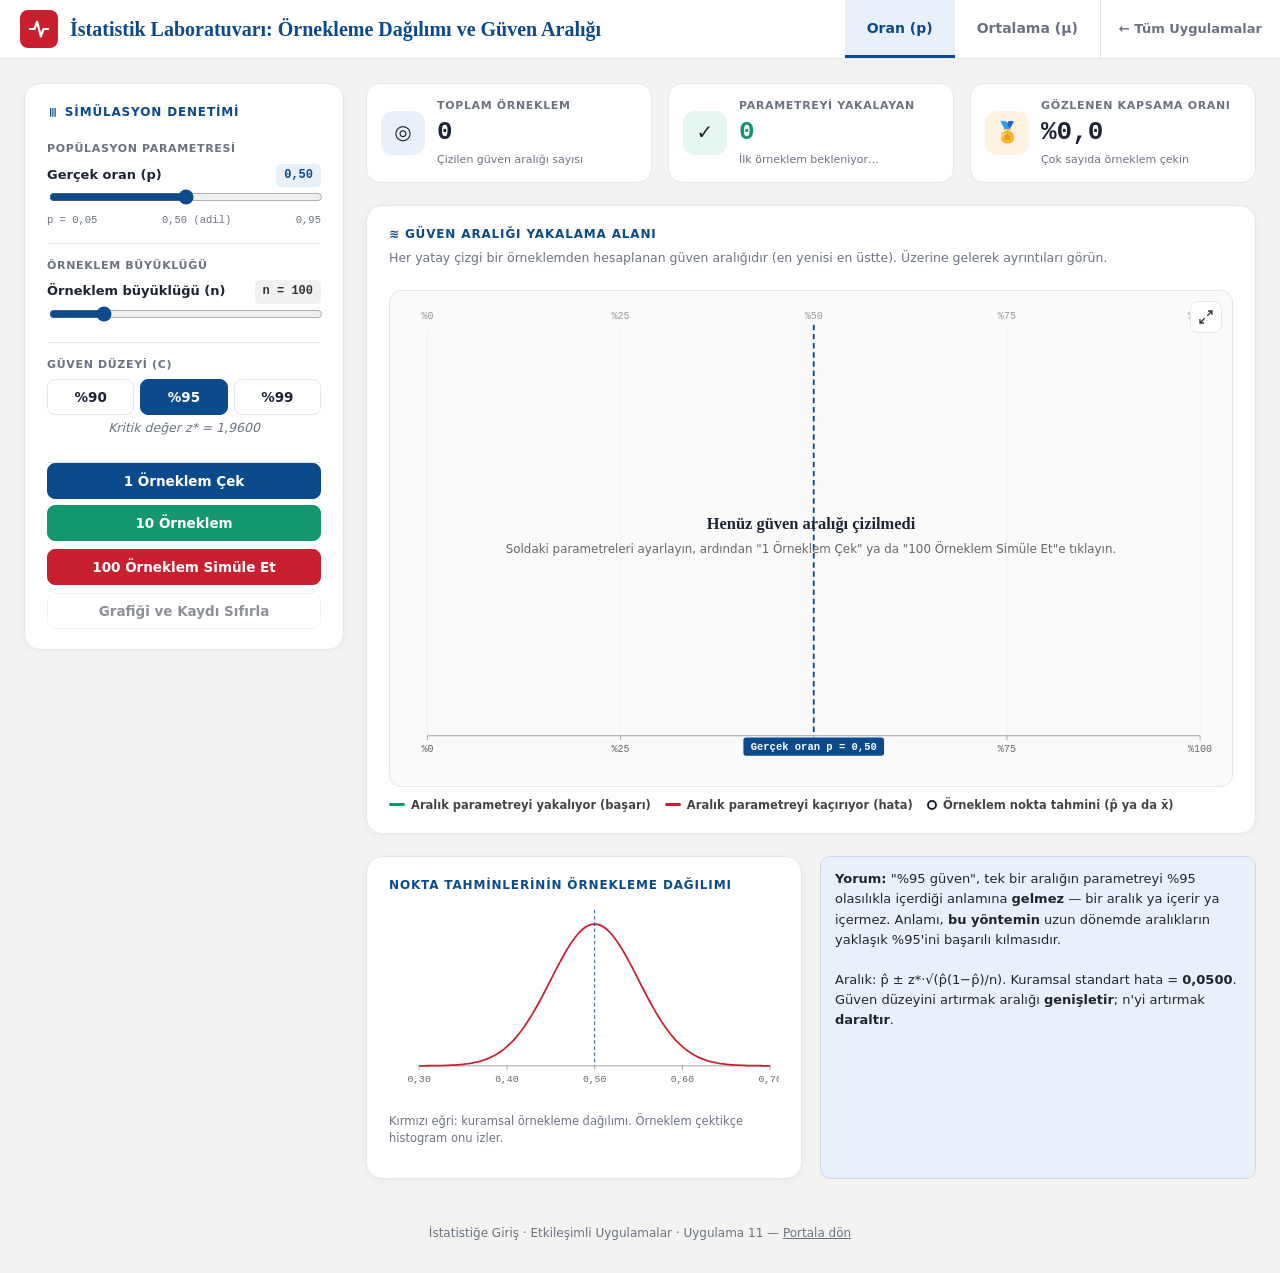
<file: uygulamalar/11-guven-araligi.html>
<!DOCTYPE html>
<html lang="tr">
<head>
<meta charset="UTF-8">
<meta name="viewport" content="width=device-width, initial-scale=1.0">
<title>Örnekleme Dağılımı ve Güven Aralığı · İstatistik Laboratuvarı</title>
<link rel="stylesheet" href="../assets/ortak.css">
<style>
  .ana{display:grid;grid-template-columns:320px 1fr;gap:22px;align-items:start}
  @media (max-width:980px){.ana{grid-template-columns:1fr}}
  .ozet-kart{display:flex;gap:12px;align-items:center;background:#fff;border:1px solid var(--kenar);border-radius:14px;padding:14px}
  .ozet-kart .ik{width:44px;height:44px;border-radius:12px;display:grid;place-items:center;font-size:20px;flex:none}
  .ozet-kart .e{font-size:11px;font-weight:800;letter-spacing:.06em;color:var(--soluk)}
  .ozet-kart .d{font-family:var(--mono);font-size:26px;font-weight:800}
  .ozet-kart .a{font-size:11px;color:var(--soluk)}
  .tahmin-kutu{position:absolute;pointer-events:none;background:#1d2433;color:#fff;border-radius:10px;padding:10px 12px;font-size:12px;line-height:1.55;font-family:var(--mono);box-shadow:0 8px 20px rgba(0,0,0,.25);display:none;z-index:5;min-width:200px}
  .kural .btn{text-align:left;line-height:1.3}
  .kural .btn span{display:block;font-size:11px;opacity:.75;font-weight:500}
</style>
</head>
<body>
<header class="ust-bant">
  <a class="logo" href="../index.html"><div class="ikon"><svg width="22" height="22" viewBox="0 0 24 24" fill="none" stroke="#fff" stroke-width="2.4" stroke-linecap="round" stroke-linejoin="round"><polyline points="2,12 7,12 10,4 14,20 17,12 22,12"/></svg></div><h1>İstatistik Laboratuvarı: Örnekleme Dağılımı ve Güven Aralığı</h1></a>
  <div class="sag-ust">
    <nav class="sekmeler"><button class="sekme aktif" data-hedef="oran">Oran (p)</button><button class="sekme" data-hedef="ort">Ortalama (μ)</button></nav>
    <a class="geri" href="../index.html">← Tüm Uygulamalar</a>
  </div>
</header>
<div class="gizli"><div class="panel" id="oran"></div><div class="panel" id="ort"></div></div>

<main class="icerik">
  <div class="ana">
    <aside class="kart">
      <p class="kb">⫼ Simülasyon Denetimi</p>
      <div class="blok" id="oranAyar">
        <p class="acik" style="margin:0 0 6px;font-weight:800;letter-spacing:.06em;font-size:11px">POPÜLASYON PARAMETRESİ</p>
        <div class="bas"><span style="font-size:13px;font-weight:700">Gerçek oran (p)</span><span class="rozet r-mavi" id="pR">0,50</span></div>
        <input type="range" id="p" min="0.05" max="0.95" step="0.01" value="0.5"><div class="olcek"><span>p = 0,05</span><span>0,50 (adil)</span><span>0,95</span></div>
      </div>
      <div class="blok gizli" id="ortAyar">
        <p class="acik" style="margin:0 0 6px;font-weight:800;letter-spacing:.06em;font-size:11px">POPÜLASYON PARAMETRELERİ</p>
        <div class="bas"><span style="font-size:13px;font-weight:700">Gerçek ortalama (μ)</span><span class="rozet r-mavi" id="muR">100,0</span></div>
        <input type="range" id="mu" min="50" max="150" step="1" value="100"><div class="olcek"><span>μ = 50,0</span><span>100,0</span><span>150,0</span></div>
        <div class="bas" style="margin-top:10px"><span style="font-size:13px;font-weight:700">Gerçek std. sapma (σ)</span><span class="rozet r-mavi" id="sigR">15,0</span></div>
        <input type="range" id="sig" min="5" max="50" step="1" value="15"><div class="olcek"><span>σ = 5,0</span><span>25,0</span><span>50,0</span></div>
        <p class="acik" style="margin:12px 0 6px;font-weight:800;letter-spacing:.06em;font-size:11px">GÜVEN ARALIĞI KURALI</p>
        <div class="btn-grup kural"><button class="btn aktif" data-kural="t">t-aralığı<span>s tahmin edilir</span></button><button class="btn" data-kural="z">z-aralığı<span>σ bilinir</span></button></div>
      </div>
      <div class="blok">
        <p class="acik" style="margin:0 0 6px;font-weight:800;letter-spacing:.06em;font-size:11px">ÖRNEKLEM BÜYÜKLÜĞÜ</p>
        <div class="bas"><span style="font-size:13px;font-weight:700">Örneklem büyüklüğü (n)</span><span class="rozet r-gri" id="nR">n = 100</span></div>
        <input type="range" id="n" min="10" max="500" step="5" value="100">
      </div>
      <div class="blok">
        <p class="acik" style="margin:0 0 6px;font-weight:800;letter-spacing:.06em;font-size:11px">GÜVEN DÜZEYİ (C)</p>
        <div class="btn-grup" id="cSec"><button class="btn" data-c="0.90">%90</button><button class="btn aktif" data-c="0.95">%95</button><button class="btn" data-c="0.99">%99</button></div>
        <p class="acik" style="text-align:center;font-style:italic" id="kritik"></p>
      </div>
      <div class="btn-grup"><button class="btn birincil" id="b1">1 Örneklem Çek</button><button class="btn yesil" id="b10">10 Örneklem</button></div>
      <button class="btn kirmizi tam" id="b100" style="margin-top:8px">100 Örneklem Simüle Et</button>
      <button class="btn tam" id="bSifir" style="margin-top:8px">Grafiği ve Kaydı Sıfırla</button>
    </aside>

    <div class="yigin">
      <div class="izgara-3">
        <div class="ozet-kart"><div class="ik" style="background:var(--mavi-acik)">◎</div><div><div class="e">TOPLAM ÖRNEKLEM</div><div class="d" id="toplam">0</div><div class="a">Çizilen güven aralığı sayısı</div></div></div>
        <div class="ozet-kart"><div class="ik" style="background:var(--yesil-acik)">✓</div><div><div class="e">PARAMETREYİ YAKALAYAN</div><div class="d" id="yakalanan" style="color:var(--yesil)">0</div><div class="a" id="yakAcik">İlk örneklem bekleniyor…</div></div></div>
        <div class="ozet-kart"><div class="ik" style="background:var(--turuncu-acik)">🏅</div><div><div class="e">GÖZLENEN KAPSAMA ORANI</div><div class="d" id="kapsama">%0,0</div><div class="a" id="kapAcik">Çok sayıda örneklem çekin</div></div></div>
      </div>
      <section class="kart">
        <div class="grafik-ust"><div><p class="kb">≋ Güven Aralığı Yakalama Alanı</p><div class="acik">Her yatay çizgi bir örneklemden hesaplanan güven aralığıdır (en yenisi en üstte). Üzerine gelerek ayrıntıları görün.</div></div></div>
        <div class="tuval" id="tuval" style="position:relative"><button class="buyut" data-tuval="tuval"></button><svg id="svg" viewBox="0 0 900 520"></svg><div class="tahmin-kutu" id="ipucu"></div></div>
        <div class="lejant" style="margin-top:10px"><span><i class="cizgi" style="background:#14966f"></i>Aralık parametreyi yakalıyor (başarı)</span><span><i class="cizgi" style="background:#c8202e"></i>Aralık parametreyi kaçırıyor (hata)</span><span><i style="background:#fff;border:2px solid #1d2433"></i>Örneklem nokta tahmini (p̂ ya da x̄)</span></div>
      </section>
      <div class="izgara-2">
        <section class="kart"><p class="kb">Nokta Tahminlerinin Örnekleme Dağılımı</p><svg id="svgH" viewBox="0 0 440 220"></svg><p class="ipucu-k" id="shAcik"></p></section>
        <div class="not mavi" id="ders"></div>
      </div>
    </div>
  </div>
</main>
<div class="alt-bilgi">İstatistiğe Giriş · Etkileşimli Uygulamalar · Uygulama 11 — <a href="../index.html">Portala dön</a></div>

<script src="../assets/istat.js"></script>
<script>
(() => {
  const {$, el, f} = I;
  let mod = 'oran', C = 0.95, kural = 't', K = [];
  const n = () => +$('n').value;
  function kritikDeger() { return mod === 'ort' && kural === 't' ? I.tInv(1 - (1 - C) / 2, n() - 1) : I.invPhi(1 - (1 - C) / 2); }
  function parametre() { return mod === 'oran' ? +$('p').value : +$('mu').value; }
  function cek() {
    const nn = n(); let tah, se;
    if (mod === 'oran') { const p = +$('p').value; let x = 0; for (let i = 0; i < nn; i++) if (Math.random() < p) x++; tah = x / nn; se = Math.sqrt(tah * (1 - tah) / nn); }
    else { const mu = +$('mu').value, s = +$('sig').value; const d = []; for (let i = 0; i < nn; i++) d.push(mu + s * I.rnorm());
      tah = I.ort(d); const ss = I.sd(d); se = (kural === 't' ? ss : s) / Math.sqrt(nn); var sDeg = ss; }
    const k = kritikDeger(), me = k * se, alt = tah - me, ust = tah + me, par = parametre();
    K.push({tah, se, me, alt, ust, k, s: sDeg, yakala: alt <= par && par <= ust, n: nn, mod});
  }
  function guncelle() {
    $('pR').textContent = f(+$('p').value, 2); $('muR').textContent = f(+$('mu').value, 1); $('sigR').textContent = f(+$('sig').value, 1); $('nR').textContent = 'n = ' + n();
    const k = kritikDeger(); $('kritik').textContent = mod === 'ort' && kural === 't' ? `Kritik değer t* = ${f(k, 4)} (sd = ${n() - 1})` : `Kritik değer z* = ${f(k, 4)}`;
    const y = K.filter(a => a.yakala).length;
    $('toplam').textContent = K.length; $('yakalanan').textContent = y;
    $('yakAcik').textContent = K.length ? `${K.length - y} aralık parametreyi kaçırdı` : 'İlk örneklem bekleniyor…';
    $('kapsama').textContent = K.length ? I.yz(y / K.length) : '%0,0';
    $('kapsama').style.color = !K.length ? '' : Math.abs(y / K.length - C) < .03 ? 'var(--yesil)' : 'var(--turuncu)';
    $('kapAcik').textContent = K.length ? `Hedef güven düzeyi: %${f(C * 100, 0)}` : 'Çok sayıda örneklem çekin';
    $('bSifir').disabled = !K.length;
    const kuramSE = mod === 'oran' ? Math.sqrt(+$('p').value * (1 - +$('p').value) / n()) : +$('sig').value / Math.sqrt(n());
    $('ders').innerHTML = `<b>Yorum:</b> "%${f(C * 100, 0)} güven", tek bir aralığın parametreyi %${f(C * 100, 0)} olasılıkla içerdiği anlamına <b>gelmez</b> — bir aralık ya içerir ya içermez. Anlamı, <b>bu yöntemin</b> uzun dönemde aralıkların yaklaşık %${f(C * 100, 0)}'ini başarılı kılmasıdır.<br><br>` +
      (mod === 'oran' ? `Aralık: p̂ ± z*·√(p̂(1−p̂)/n). ` : kural === 't' ? `Aralık: x̄ ± t*·s/√n (σ bilinmediği için s kullanılır; t* > z*). ` : `Aralık: x̄ ± z*·σ/√n (σ bilindiği varsayılır). `) +
      `Kuramsal standart hata = <b>${f(kuramSE, 4)}</b>. Güven düzeyini artırmak aralığı <b>genişletir</b>; n'yi artırmak <b>daraltır</b>.` +
      (mod === 'oran' && (n() * +$('p').value < 10 || n() * (1 - +$('p').value) < 10) ? '<br><br><b style="color:var(--kirmizi)">⚠ np ≥ 10 ve n(1−p) ≥ 10 koşulu sağlanmıyor:</b> normal yaklaşım zayıf, gerçek kapsama nominal düzeyin altında kalabilir.' : '') +
      (mod === 'ort' && kural === 'z' && false ? '' : '');
    ciz(); hist(kuramSE);
  }
  function ciz() {
    const svg = $('svg'); svg.innerHTML = ''; const W = 900, H = 520, L = 30, R = 24, T = 30, B = 44;
    const par = parametre();
    const [lo, hi] = mod === 'oran' ? [0, 1] : [par - 4 * +$('sig').value / Math.sqrt(Math.max(10, n())) * 2.2, par + 4 * +$('sig').value / Math.sqrt(Math.max(10, n())) * 2.2];
    const x = I.olcek(lo, hi, L, W - R), xt = mod === 'oran' ? [0, .25, .5, .75, 1] : I.tikler(lo, hi, 8);
    I.eksenler(svg, {W, H, L, R, T, B, x, y: v => v, xt, yt: [], xIzgara: true, yEksen: false, izgara: false, xBicim: mod === 'oran' ? v => '%' + f(v * 100, 0) : null});
    xt.forEach(v => el('text', {x: x(v), y: T - 10, 'text-anchor': 'middle', 'font-size': 11, fill: '#999', class: 'svg-yazi'}, svg, mod === 'oran' ? '%' + f(v * 100, 0) : f(v, I.ondalik(xt))));
    el('line', {x1: x(par), x2: x(par), y1: T - 4, y2: H - B, stroke: '#0b4a8b', 'stroke-width': 2, 'stroke-dasharray': '6 4'}, svg);
    I.etiket(svg, x(par), H - B + 2, mod === 'oran' ? `Gerçek oran p = ${f(par, 2)}` : `Gerçek ortalama μ = ${f(par, 1)}`, '#0b4a8b');
    if (!K.length) {
      el('text', {x: W / 2, y: H / 2 - 10, 'text-anchor': 'middle', 'font-family': 'Georgia,serif', 'font-size': 18, 'font-weight': 700, fill: '#1d2433'}, svg, 'Henüz güven aralığı çizilmedi');
      el('text', {x: W / 2, y: H / 2 + 16, 'text-anchor': 'middle', 'font-size': 13, fill: '#666'}, svg, 'Soldaki parametreleri ayarlayın, ardından "1 Örneklem Çek" ya da "100 Örneklem Simüle Et"e tıklayın.');
      return; }
    const goster = K.slice(-100).reverse(), h = (H - T - B - 10) / Math.max(goster.length, 25);
    goster.forEach((a, i) => { const yy = T + 4 + i * h + h / 2, renk = a.yakala ? '#14966f' : '#c8202e';
      const g = el('g', {style: 'cursor:pointer'}, svg); g.dataset.i = K.length - 1 - i;
      el('rect', {x: L, y: yy - h / 2, width: W - L - R, height: h, fill: 'transparent'}, g);
      el('line', {x1: x(Math.max(lo, a.alt)), x2: x(Math.min(hi, a.ust)), y1: yy, y2: yy, stroke: renk, 'stroke-width': Math.max(1.5, Math.min(5, h * .55)), 'stroke-linecap': 'round', opacity: i === 0 ? 1 : .85}, g);
      el('circle', {cx: x(a.tah), cy: yy, r: Math.max(2, Math.min(4.5, h * .4)), fill: '#fff', stroke: '#1d2433', 'stroke-width': 1.5}, g);
      if (i === 0) el('text', {x: x(Math.min(hi, a.ust)) + 8, y: yy + 4, 'font-size': 11, 'font-weight': 700, fill: renk}, g, 'en yeni'); });
  }
  function hist(kuramSE) {
    const svg = $('svgH'); svg.innerHTML = ''; const W = 440, H = 220, L = 34, R = 10, T = 10, B = 34; const par = parametre();
    const lo = par - 4 * kuramSE, hi = par + 4 * kuramSE, x = I.olcek(lo, hi, L, W - R), k = 24, g = (hi - lo) / k, kutu = new Array(k).fill(0);
    const tah = K.filter(a => a.n === n()).map(a => a.tah); tah.forEach(v => { const i = Math.floor((v - lo) / g); if (i >= 0 && i < k) kutu[i]++; });
    const yogMaks = 1 / (kuramSE * Math.sqrt(2 * Math.PI)), olc = tah.length ? Math.max(Math.max(...kutu) / (tah.length * g), yogMaks) : yogMaks;
    const y = I.olcek(0, olc * 1.1, H - B, T);
    I.eksenler(svg, {W, H, L, R, T, B, x, y: v => v, xt: I.tikler(lo, hi, 5), yt: [], yEksen: false, izgara: false, xBicim: mod === 'oran' ? v => f(v, 2) : null});
    kutu.forEach((c, i) => c && el('rect', {x: x(lo + i * g) + .5, y: y(c / (tah.length * g)), width: x(lo + g) - x(lo) - 1, height: y(0) - y(c / (tah.length * g)), fill: '#0b4a8b', 'fill-opacity': .55}, svg));
    let d = ''; for (let i = 0; i <= 120; i++) { const v = lo + (hi - lo) * i / 120; d += (i ? ' L' : 'M') + x(v) + ',' + y(I.phi((v - par) / kuramSE) / kuramSE); }
    el('path', {d, fill: 'none', stroke: '#c8202e', 'stroke-width': 2}, svg);
    el('line', {x1: x(par), x2: x(par), y1: T, y2: H - B, stroke: '#0b4a8b', 'stroke-dasharray': '4 3'}, svg);
    $('shAcik').innerHTML = tah.length > 1 ? `Bu n ile ${tah.length} tahmin: ortalama ${f(I.ort(tah), 4)}, gözlenen SH ${f(I.sd(tah), 4)} (kuramsal ${f(kuramSE, 4)}). Kırmızı eğri: kuramsal normal model.` : 'Kırmızı eğri: kuramsal örnekleme dağılımı. Örneklem çektikçe histogram onu izler.';
  }
  // ipucu
  const svg = $('svg'), ip = $('ipucu');
  svg.addEventListener('mousemove', e => { const g = e.target.closest('g[data-i]'); if (!g) { ip.style.display = 'none'; return; } const a = K[+g.dataset.i];
    const r = $('tuval').getBoundingClientRect(); ip.style.display = 'block'; ip.style.left = Math.min(e.clientX - r.left + 14, r.width - 230) + 'px'; ip.style.top = (e.clientY - r.top + 12) + 'px';
    const s = a.mod === 'oran' ? 'p̂' : 'x̄';
    ip.innerHTML = `<b>Örneklem #${+g.dataset.i + 1}</b> (n = ${a.n})<br>${s} = ${f(a.tah, 4)}${a.s !== undefined ? `<br>s = ${f(a.s, 3)}` : ''}<br>SH = ${f(a.se, 4)}<br>kritik = ${f(a.k, 4)}<br>hata payı = ${f(a.me, 4)}<br>aralık = [${f(a.alt, 3)}; ${f(a.ust, 3)}]<br><b style="color:${a.yakala ? '#6ee7b7' : '#fca5a5'}">${a.yakala ? '✓ parametreyi yakaladı' : '✗ parametreyi kaçırdı'}</b>`; });
  svg.addEventListener('mouseleave', () => ip.style.display = 'none');

  const sifirla = () => { K = []; guncelle(); };
  $('b1').addEventListener('click', () => { cek(); guncelle(); });
  $('b10').addEventListener('click', () => { for (let i = 0; i < 10; i++) cek(); guncelle(); });
  $('b100').addEventListener('click', async () => { $('b100').disabled = true; for (let i = 0; i < 100; i++) { cek(); if (i % 5 === 4) { guncelle(); await I.bekle(25); } } guncelle(); $('b100').disabled = false; });
  $('bSifir').addEventListener('click', sifirla);
  ['p', 'mu', 'sig', 'n'].forEach(id => $(id).addEventListener('input', sifirla));
  document.querySelectorAll('#cSec .btn').forEach(b => b.addEventListener('click', () => { C = +b.dataset.c; document.querySelectorAll('#cSec .btn').forEach(x => x.classList.toggle('aktif', x === b)); sifirla(); }));
  document.querySelectorAll('[data-kural]').forEach(b => b.addEventListener('click', () => { kural = b.dataset.kural; document.querySelectorAll('[data-kural]').forEach(x => x.classList.toggle('aktif', x === b)); sifirla(); }));
  window.addEventListener('sekme', e => { mod = e.detail; $('oranAyar').classList.toggle('gizli', mod !== 'oran'); $('ortAyar').classList.toggle('gizli', mod !== 'ort'); sifirla(); });
  guncelle();
})();
</script>
</body>
</html>
</file>
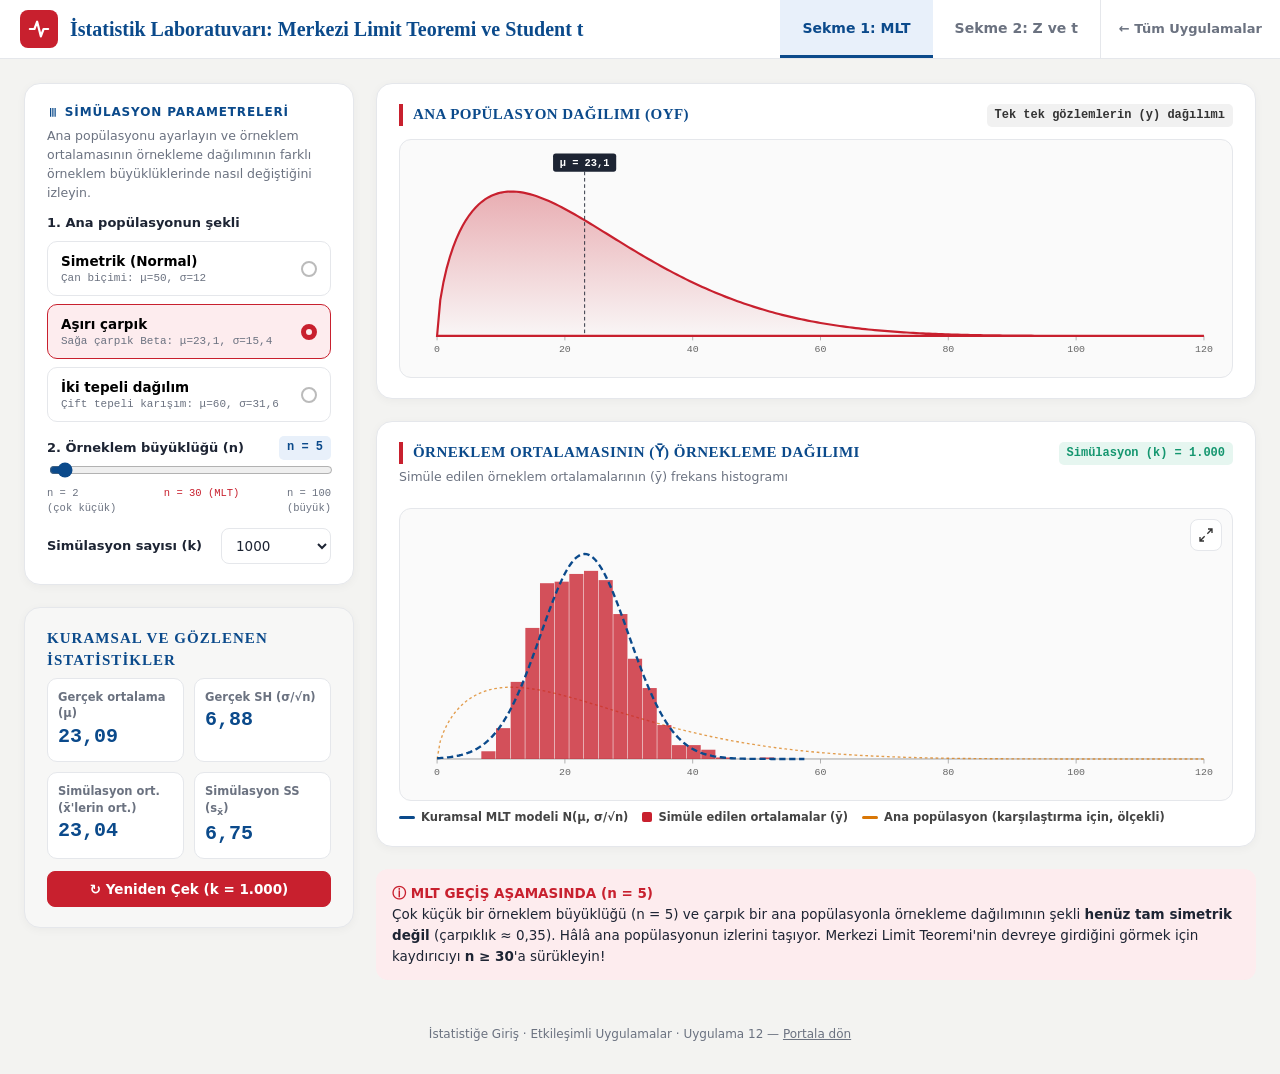
<file: uygulamalar/12-merkezi-limit-teoremi.html>
<!DOCTYPE html>
<html lang="tr">
<head>
<meta charset="UTF-8">
<meta name="viewport" content="width=device-width, initial-scale=1.0">
<title>Merkezi Limit Teoremi ve Student t · İstatistik Laboratuvarı</title>
<link rel="stylesheet" href="../assets/ortak.css">
<style>
  .ana{display:grid;grid-template-columns:330px 1fr;gap:22px;align-items:start}
  @media (max-width:980px){.ana{grid-template-columns:1fr}}
  .sec-kart{display:flex;justify-content:space-between;align-items:center;width:100%;text-align:left;border:1px solid var(--kenar);background:#fff;border-radius:10px;padding:11px 13px;margin-bottom:8px;cursor:pointer;font-family:inherit}
  .sec-kart b{display:block;font-size:13.5px}
  .sec-kart span{font-family:var(--mono);font-size:11px;color:var(--soluk)}
  .sec-kart i{width:16px;height:16px;border-radius:50%;border:2px solid #bbb;flex:none}
  .sec-kart.aktif{border-color:var(--kirmizi);background:var(--kirmizi-acik)}
  .sec-kart.aktif i{border:5px solid var(--kirmizi)}
  .kar-izgara{display:grid;grid-template-columns:1fr 1fr;gap:10px}
  .kar-izgara .k{background:#fff;border:1px solid var(--kenar);border-radius:10px;padding:10px}
  .kar-izgara .k .e{font-size:11.5px;font-weight:700;color:var(--soluk)}
  .kar-izgara .k .d{font-family:var(--mono);font-size:20px;font-weight:800;color:var(--mavi)}
  .baslik-cizgi{border-left:4px solid var(--kirmizi);padding-left:10px;font-family:var(--serif);color:var(--mavi);font-weight:700;font-size:15px;text-transform:uppercase;letter-spacing:.03em}
  .gecis{border-radius:12px;padding:14px 16px;font-size:13.5px;line-height:1.55}
  .buyuk-n{font-family:var(--serif);font-size:34px;font-weight:700;color:var(--mavi)}
  .kiyas .satir{align-items:center}
  .kiyas .satir b{text-align:right;line-height:1.3}
</style>
</head>
<body>
<header class="ust-bant">
  <a class="logo" href="../index.html"><div class="ikon"><svg width="22" height="22" viewBox="0 0 24 24" fill="none" stroke="#fff" stroke-width="2.4" stroke-linecap="round" stroke-linejoin="round"><polyline points="2,12 7,12 10,4 14,20 17,12 22,12"/></svg></div><h1>İstatistik Laboratuvarı: Merkezi Limit Teoremi ve Student t</h1></a>
  <div class="sag-ust">
    <nav class="sekmeler"><button class="sekme aktif" data-hedef="p1">Sekme 1: MLT</button><button class="sekme" data-hedef="p2">Sekme 2: Z ve t</button></nav>
    <a class="geri" href="../index.html">← Tüm Uygulamalar</a>
  </div>
</header>

<main class="icerik">
  <!-- ============ SEKME 1 ============ -->
  <section class="panel aktif" id="p1">
    <div class="ana">
      <aside class="yigin">
        <section class="kart">
          <p class="kb">⫼ Simülasyon Parametreleri</p>
          <p class="acik">Ana popülasyonu ayarlayın ve örneklem ortalamasının örnekleme dağılımının farklı örneklem büyüklüklerinde nasıl değiştiğini izleyin.</p>
          <p style="font-weight:700;font-size:13px;margin:12px 0 8px">1. Ana popülasyonun şekli</p>
          <button class="sec-kart" data-p="normal"><div><b>Simetrik (Normal)</b><span>Çan biçimi: μ=50, σ=12</span></div><i></i></button>
          <button class="sec-kart aktif" data-p="carpik"><div><b>Aşırı çarpık</b><span>Sağa çarpık Beta: μ=23,1, σ=15,4</span></div><i></i></button>
          <button class="sec-kart" data-p="iki"><div><b>İki tepeli dağılım</b><span>Çift tepeli karışım: μ=60, σ=31,6</span></div><i></i></button>
          <div class="bas" style="margin-top:14px"><span style="font-weight:700;font-size:13px">2. Örneklem büyüklüğü (n)</span><span class="rozet r-mavi" id="nR">n = 5</span></div>
          <input type="range" class="ac-kirmizi" id="n" min="2" max="100" step="1" value="5">
          <div class="olcek"><span>n = 2<br>(çok küçük)</span><span style="color:var(--kirmizi)">n = 30 (MLT)</span><span>n = 100<br>(büyük)</span></div>
          <div class="bas" style="margin-top:12px"><span style="font-weight:700;font-size:13px">Simülasyon sayısı (k)</span>
            <select id="k" style="width:110px"><option>500</option><option selected>1000</option><option>5000</option></select></div>
        </section>
        <section class="kart" style="background:#f7f7f6">
          <p class="kb" style="font-family:var(--serif);font-size:15px">Kuramsal ve Gözlenen İstatistikler</p>
          <div class="kar-izgara">
            <div class="k"><div class="e">Gerçek ortalama (μ)</div><div class="d" id="gMu"></div></div>
            <div class="k"><div class="e">Gerçek SH (σ/√n)</div><div class="d" id="gSe"></div></div>
            <div class="k"><div class="e">Simülasyon ort. (x̄'lerin ort.)</div><div class="d" id="sMu"></div></div>
            <div class="k"><div class="e">Simülasyon SS (s<sub>x̄</sub>)</div><div class="d" id="sSe"></div></div>
          </div>
          <button class="btn kirmizi tam" id="cek" style="margin-top:12px">↻ Yeniden Çek (k = 1000)</button>
        </section>
      </aside>
      <div class="yigin">
        <section class="kart">
          <div class="grafik-ust"><div class="baslik-cizgi">Ana Popülasyon Dağılımı (OYF)</div><span class="rozet r-gri">Tek tek gözlemlerin (y) dağılımı</span></div>
          <div class="tuval"><svg id="svgP" viewBox="0 0 900 240"></svg></div>
        </section>
        <section class="kart">
          <div class="grafik-ust"><div><div class="baslik-cizgi">Örneklem Ortalamasının (ȳ) Örnekleme Dağılımı</div><div class="acik" id="hAcik">Simüle edilen örneklem ortalamalarının (ȳ) frekans histogramı</div></div><span class="rozet r-yesil" id="kR">Simülasyon (k) = 1.000</span></div>
          <div class="tuval" id="tuvalS"><button class="buyut" data-tuval="tuvalS"></button><svg id="svgS" viewBox="0 0 900 300"></svg></div>
          <div class="lejant" style="margin-top:8px"><span><i class="cizgi" style="background:#0b4a8b"></i>Kuramsal MLT modeli N(μ, σ/√n)</span><span><i style="background:#c8202e;border-radius:2px"></i>Simüle edilen ortalamalar (ȳ)</span><span><i class="cizgi" style="background:#d97706"></i>Ana popülasyon (karşılaştırma için, ölçekli)</span></div>
        </section>
        <div class="gecis" id="gecis"></div>
      </div>
    </div>
  </section>

  <!-- ============ SEKME 2 ============ -->
  <section class="panel" id="p2">
    <div class="ana">
      <aside class="yigin">
        <section class="kart">
          <p class="kb" style="font-family:var(--serif);font-size:15px">∿ t-Dağılımı Ayarları</p>
          <p class="acik">Serbestlik derecesi (sd) kaydırıcısını sürükleyerek Student t eğrisinin standart normal Z eğrisine dönüşmesini izleyin.</p>
          <div class="bas"><span style="font-weight:700;font-size:13px">Serbestlik derecesi (sd)</span><span class="rozet r-kirmizi" id="dfR">sd = 3</span></div>
          <input type="range" class="ac-kirmizi" id="df" min="1" max="30" step="1" value="3">
          <div class="olcek"><span>sd = 1<br>(kalın kuyruk)</span><span style="color:var(--kirmizi)">sd = 10 (orta)</span><span>sd = 30<br>(neredeyse normal)</span></div>
          <div class="ayrac"></div>
          <p class="acik" style="margin:0">KARŞILIK GELEN ÖRNEKLEM BÜYÜKLÜĞÜ</p>
          <div><span class="buyuk-n" id="nEsd">n = 4</span> <span class="ipucu-k" id="nEsdA">(3 sd + 1)</span></div>
        </section>
        <section class="kart kiyas">
          <p class="kb" style="font-family:var(--serif);font-size:15px">Matematiksel Karşılaştırma</p>
          <div class="satir"><span>Uç değer olasılığı<br>(|değer| > 2,0 SS)</span><b><span style="color:var(--mavi)">Z: <span id="zUc"></span></span><br><span style="color:var(--kirmizi)">t: <span id="tUc"></span></span></b></div>
          <div class="ayrac"></div>
          <div class="satir"><span>Merkezdeki tepe yüksekliği<br>(t = 0)</span><b><span style="color:var(--mavi)">Z: <span id="zTepe"></span></span><br><span style="color:var(--kirmizi)">t: <span id="tTepe"></span></span></b></div>
          <div class="ayrac"></div>
          <div class="satir"><span>%95 güven için<br>kritik değer</span><b><span style="color:var(--mavi)">z*: 1,960</span><br><span style="color:var(--kirmizi)">t*: <span id="tKrit"></span></span></b></div>
          <div class="not turuncu" id="tUyari" style="margin-top:10px;font-size:12.5px"></div>
        </section>
      </aside>
      <div class="yigin">
        <section class="kart">
          <div class="baslik-cizgi">Standart Normal Z ile Student t Dağılımı</div>
          <p class="acik">Serbestlik derecesi 30'a yükseldikçe düz kırmızı eğrinin (Student t: dikey olarak basık, kuyrukları kalın) yükselip kesikli mavi eğriyle (standart normal Z) örtüştüğünü gözlemleyin.</p>
          <div class="tuval" id="tuvalT"><button class="buyut" data-tuval="tuvalT"></button><svg id="svgT" viewBox="0 0 900 400"></svg></div>
        </section>
        <div class="not turuncu" style="display:flex;gap:12px"><span style="font-size:20px">💡</span><div><b style="letter-spacing:.08em;font-size:12px">SINIF LABORATUVARI İÇGÖRÜSÜ:</b><br>William Sealy Gosset, t-dağılımını 1908'de Dublin'deki Guinness Bira Fabrikası'nda kimyager olarak çalışırken <b>"Student"</b> takma adıyla yayımladı. Örneklem küçük olduğunda (n &lt; 30) örneklem tahmini s çok değişken olduğu için, geleneksel normal güven aralıklarının gerçek parametreyi gereğinden az yakaladığını (düşük kapsama) keşfetti. Student t eğrisi hata paylarını genişleterek güvenilir performansı garanti eder.</div></div>
      </div>
    </div>
  </section>
</main>
<div class="alt-bilgi">İstatistiğe Giriş · Etkileşimli Uygulamalar · Uygulama 12 — <a href="../index.html">Portala dön</a></div>

<script src="../assets/istat.js"></script>
<script>
(() => {
  const {$, el, f} = I;
  const XM = 120;
  const A = 1.625, Bb = 6.82, lB = I.lgamma(A) + I.lgamma(Bb) - I.lgamma(A + Bb);
  const POP = {
    normal: {mu: 50, sd: 12, u: () => 50 + 12 * I.rnorm(), pdf: x => I.phi((x - 50) / 12) / 12},
    carpik: {mu: XM * A / (A + Bb), sd: XM * Math.sqrt(A * Bb / ((A + Bb) ** 2 * (A + Bb + 1))), u: () => XM * I.rbeta(A, Bb), pdf: x => { const t = x / XM; return t <= 0 || t >= 1 ? 0 : Math.exp((A - 1) * Math.log(t) + (Bb - 1) * Math.log(1 - t) - lB) / XM; }},
    iki: {mu: 60, sd: Math.sqrt(1000), u: () => (Math.random() < .5 ? 30 : 90) + 10 * I.rnorm(), pdf: x => .5 * I.phi((x - 30) / 10) / 10 + .5 * I.phi((x - 90) / 10) / 10}
  };
  let pop = 'carpik', ort = [];
  function simule() { const n = +$('n').value, k = +$('k').value, P = POP[pop]; ort = [];
    for (let j = 0; j < k; j++) { let s = 0; for (let i = 0; i < n; i++) s += P.u(); ort.push(s / n); } ciz(); }
  function ciz() {
    const n = +$('n').value, P = POP[pop], se = P.sd / Math.sqrt(n);
    $('nR').textContent = 'n = ' + n; $('kR').textContent = 'Simülasyon (k) = ' + (+$('k').value).toLocaleString('tr-TR'); $('cek').textContent = `↻ Yeniden Çek (k = ${(+$('k').value).toLocaleString('tr-TR')})`;
    $('gMu').textContent = f(P.mu, 2); $('gSe').textContent = f(se, 2); $('sMu').textContent = f(I.ort(ort), 2); $('sSe').textContent = f(I.sd(ort), 2);
    // ana popülasyon
    let svg = $('svgP'); svg.innerHTML = ''; let W = 900, H = 240, L = 30, R = 20, T = 30, B = 34;
    const x = I.olcek(0, XM, L, W - R); let mx = 0; for (let v = 0; v <= XM; v += .5) mx = Math.max(mx, P.pdf(v)); let y = I.olcek(0, mx * 1.1, H - B, T);
    I.eksenler(svg, {W, H, L, R, T, B, x, y, xt: [0, 20, 40, 60, 80, 100, 120], yt: [], yEksen: false, izgara: false});
    let d = `M${x(0)},${y(0)}`; for (let v = 0; v <= XM; v += .5) d += ` L${x(v)},${y(P.pdf(v))}`; d += ` L${x(XM)},${y(0)} Z`;
    const grad = el('linearGradient', {id: 'gr', x1: 0, x2: 0, y1: 0, y2: 1}, el('defs', {}, svg)); el('stop', {offset: 0, 'stop-color': '#c8202e', 'stop-opacity': .35}, grad); el('stop', {offset: 1, 'stop-color': '#c8202e', 'stop-opacity': .02}, grad);
    el('path', {d, fill: 'url(#gr)', stroke: '#c8202e', 'stroke-width': 2.4}, svg);
    el('line', {x1: x(P.mu), x2: x(P.mu), y1: T - 6, y2: y(0), stroke: '#1d2433', 'stroke-dasharray': '4 3'}, svg); I.etiket(svg, x(P.mu), T - 26, 'μ = ' + f(P.mu, 1), '#1d2433');
    // örnekleme dağılımı
    svg = $('svgS'); svg.innerHTML = ''; H = 300; T = 16; B = 34;
    const g = Math.max(.5, Math.min(4, se / 3)), kk = Math.ceil(XM / g), kutu = new Array(kk).fill(0); ort.forEach(v => { const i = Math.floor(v / g); if (i >= 0 && i < kk) kutu[i]++; });
    const yo = c => c / (ort.length * g), tepe = Math.max(Math.max(...kutu.map(yo)), 1 / (se * Math.sqrt(2 * Math.PI)));
    y = I.olcek(0, tepe * 1.1, H - B, T);
    I.eksenler(svg, {W, H, L, R, T, B, x, y, xt: [0, 20, 40, 60, 80, 100, 120], yt: [], yEksen: false, izgara: false});
    // ana popülasyon gölgesi (ölçekli)
    let dp = ''; for (let v = 0; v <= XM; v += .5) dp += (dp ? ' L' : 'M') + x(v) + ',' + y(P.pdf(v) / mx * tepe * .35); el('path', {d: dp, fill: 'none', stroke: '#d97706', 'stroke-width': 1.5, 'stroke-dasharray': '3 3', opacity: .7}, svg);
    kutu.forEach((c, i) => c && el('rect', {x: x(i * g) + .3, y: y(yo(c)), width: Math.max(.5, x(g) - x(0) - .6), height: y(0) - y(yo(c)), fill: '#c8202e', 'fill-opacity': .78}, svg));
    let dn = ''; for (let v = Math.max(0, P.mu - 5 * se); v <= Math.min(XM, P.mu + 5 * se); v += se / 20) dn += (dn ? ' L' : 'M') + x(v) + ',' + y(I.phi((v - P.mu) / se) / se);
    el('path', {d: dn, fill: 'none', stroke: '#0b4a8b', 'stroke-width': 2.6, 'stroke-dasharray': '7 4'}, svg);
    // geçiş mesajı
    const cp = I.carpiklik(ort);
    const kutu2 = $('gecis');
    if (pop === 'normal') { kutu2.style.background = 'var(--yesil-acik)'; kutu2.innerHTML = `<b>ⓘ NORMAL ANA POPÜLASYON (n = ${n})</b><br>Ana popülasyon zaten normal olduğundan, örneklem ortalamaları <b>her n için</b> tam olarak normal dağılır. n büyüdükçe yalnızca yayılım (σ/√n) küçülür.`; }
    else if (n < 30) { kutu2.style.background = 'var(--kirmizi-acik)'; kutu2.innerHTML = `<b style="color:var(--kirmizi)">ⓘ MLT GEÇİŞ AŞAMASINDA (n = ${n})</b><br>Çok küçük bir örneklem büyüklüğü (n = ${n}) ve ${pop === 'carpik' ? 'çarpık' : 'iki tepeli'} bir ana popülasyonla örnekleme dağılımının şekli <b>henüz tam simetrik değil</b> (çarpıklık ≈ ${f(cp, 2)}). Hâlâ ana popülasyonun izlerini taşıyor. Merkezi Limit Teoremi'nin devreye girdiğini görmek için kaydırıcıyı <b>n ≥ 30</b>'a sürükleyin!`; }
    else { kutu2.style.background = 'var(--yesil-acik)'; kutu2.innerHTML = `<b style="color:var(--yesil)">✓ MERKEZİ LİMİT TEOREMİ DEVREDE (n = ${n})</b><br>Ana popülasyon ${pop === 'carpik' ? 'çarpık' : 'iki tepeli'} olsa bile, örneklem ortalamalarının dağılımı artık <b>yaklaşık normal</b> (çarpıklık ≈ ${f(cp, 2)}). Merkezi μ = ${f(P.mu, 1)}, yayılımı σ/√n = ${f(se, 2)}. Bu yüzden ȳ için normal modele dayalı çıkarım yapabiliriz.`; }
  }
  document.querySelectorAll('[data-p]').forEach(b => b.addEventListener('click', () => { pop = b.dataset.p; document.querySelectorAll('[data-p]').forEach(x => x.classList.toggle('aktif', x === b)); simule(); }));
  $('n').addEventListener('input', simule); $('k').addEventListener('change', simule); $('cek').addEventListener('click', simule);
  simule();

  // ============ SEKME 2 ============
  function tCiz() {
    const df = +$('df').value; $('dfR').textContent = 'sd = ' + df; $('nEsd').textContent = 'n = ' + (df + 1); $('nEsdA').textContent = `(${df} sd + 1)`;
    const zU = 2 * (1 - I.Phi(2)), tU = 2 * (1 - I.tCdf(2, df));
    $('zUc').textContent = I.yz(zU, 2); $('tUc').textContent = I.yz(tU, 2); $('zTepe').textContent = f(I.phi(0), 3); $('tTepe').textContent = f(I.tPdf(0, df), 3);
    $('tKrit').textContent = f(I.tInv(.975, df), 3);
    $('tUyari').innerHTML = df < 5 ? `⚠️ <b>Kalın kuyruklar:</b> Uç değer olasılığı çok yüksek (${I.yz(tU, 1)}, normalde ${I.yz(zU, 1)}). Bu durum çok daha geniş bir hata payı gerektirir!`
      : df < 15 ? `◐ <b>Orta düzey:</b> t eğrisi normale yaklaşıyor ama kuyruklar hâlâ belirgin biçimde kalın (${I.yz(tU, 1)} ve ${I.yz(zU, 1)}).`
      : `✓ <b>Neredeyse normal:</b> sd = ${df} için t ve Z arasındaki fark küçük (${I.yz(tU, 1)} ve ${I.yz(zU, 1)}). Yine de σ bilinmiyorsa t kullanmak doğru tercihtir.`;
    const svg = $('svgT'); svg.innerHTML = ''; const W = 900, H = 400, L = 40, R = 30, T = 40, B = 60;
    const x = I.olcek(-4.5, 4.5, L, W - R), y = I.olcek(0, .43, H - B, T);
    I.eksenler(svg, {W, H, L, R, T, B, x, y, xt: [-4, -3, -2, -1, 0, 1, 2, 3, 4], yt: [], yEksen: false, izgara: false, xBicim: v => v > 0 ? '+' + v : String(v)});
    const yol = (fn, a, b) => { let d = `M${x(a)},${y(0)}`; for (let i = 0; i <= 150; i++) { const v = a + (b - a) * i / 150; d += ` L${x(v)},${y(fn(v))}`; } return d + ` L${x(b)},${y(0)} Z`; };
    const tf = v => I.tPdf(v, df);
    el('path', {d: yol(tf, -4.5, -2), fill: '#c8202e', 'fill-opacity': .22}, svg); el('path', {d: yol(tf, 2, 4.5), fill: '#c8202e', 'fill-opacity': .22}, svg);
    [-2, 2].forEach(v => { el('line', {x1: x(v), x2: x(v), y1: T, y2: y(0), stroke: '#888', 'stroke-dasharray': '4 4'}, svg);
      el('text', {x: x(v), y: T - 8, 'text-anchor': 'middle', 'font-size': 11.5, fill: '#555', class: 'svg-yazi'}, svg, `t = ${v > 0 ? '+' : '−'}2,0`); });
    const cizgi = (fn, renk, kesik) => { let d = ''; for (let i = 0; i <= 300; i++) { const v = -4.5 + 9 * i / 300; d += (i ? ' L' : 'M') + x(v) + ',' + y(fn(v)); } el('path', {d, fill: 'none', stroke: renk, 'stroke-width': 2.8, 'stroke-dasharray': kesik ? '8 5' : null}, svg); };
    cizgi(I.phi, '#0b4a8b', true); cizgi(tf, '#c8202e');
    el('text', {x: x(-3.3), y: y(0) - 10, 'text-anchor': 'middle', 'font-size': 11.5, 'font-weight': 700, fill: '#c8202e', ...I.halo}, svg, '← Fazladan uç değerler (kuyruk)');
    el('text', {x: x(3.3), y: y(0) - 10, 'text-anchor': 'middle', 'font-size': 11.5, 'font-weight': 700, fill: '#c8202e', ...I.halo}, svg, 'Fazladan uç değerler (kuyruk) →');
    [['#0b4a8b', 'Standart normal Z ~ N(0, 1)', '8 5'], ['#c8202e', `Student t (sd = ${df})`, null]].forEach(([r, t, k], i) => {
      el('line', {x1: W - R - 230, x2: W - R - 200, y1: T + 4 + i * 22, y2: T + 4 + i * 22, stroke: r, 'stroke-width': 3, 'stroke-dasharray': k}, svg);
      el('text', {x: W - R - 192, y: T + 8 + i * 22, 'font-size': 12, 'font-weight': 700, fill: r}, svg, t); });
  }
  $('df').addEventListener('input', tCiz); tCiz();
})();
</script>
</body>
</html>
</file>
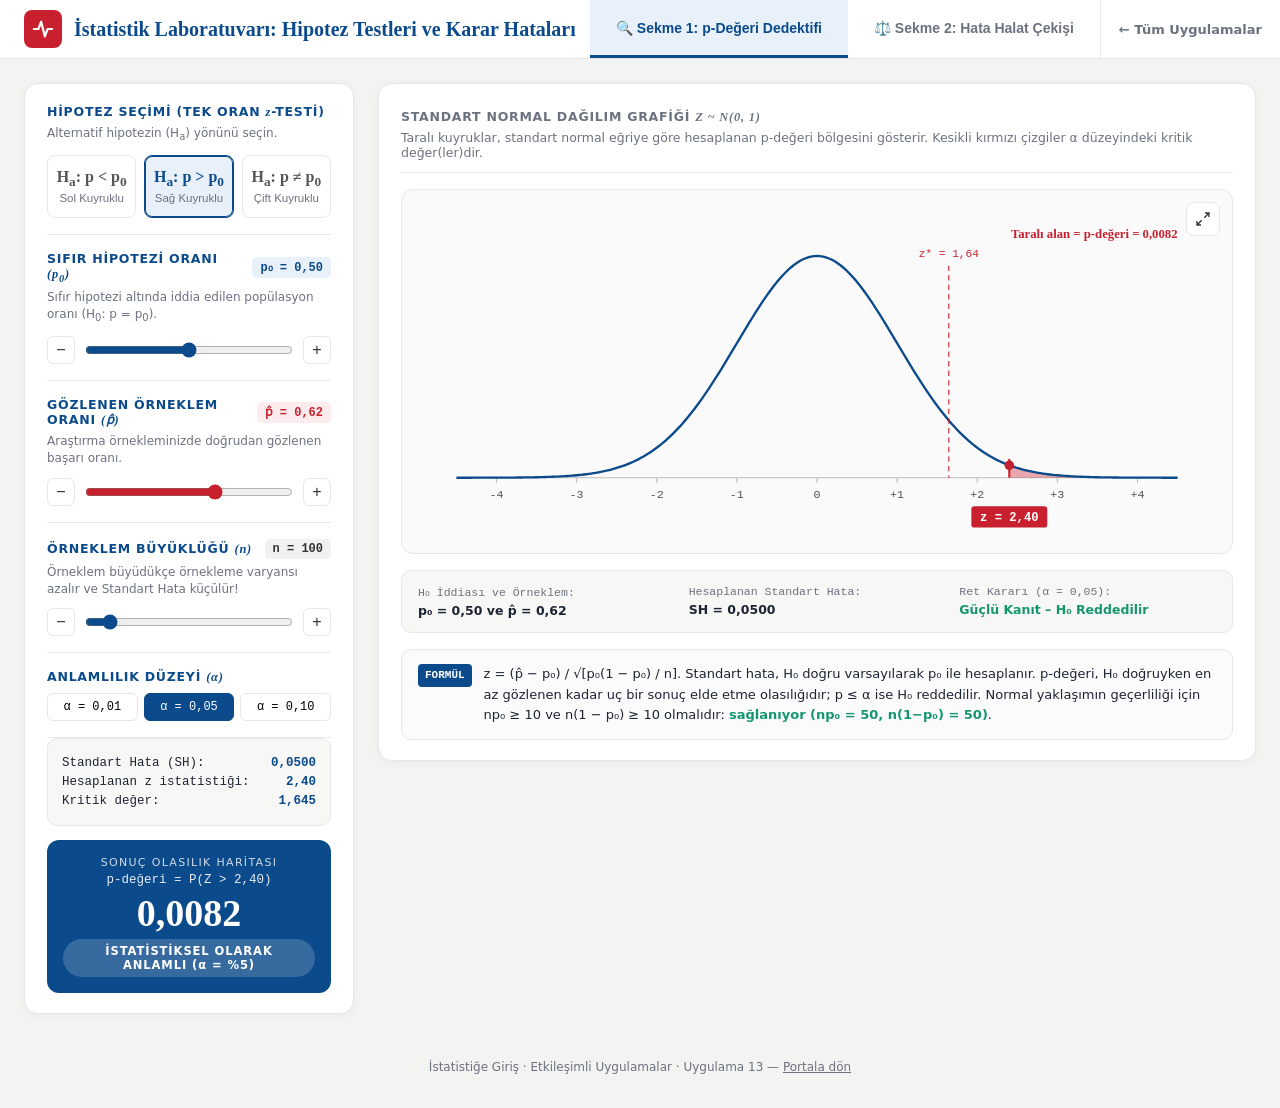
<file: uygulamalar/13-hipotez-testleri.html>
<!DOCTYPE html>
<html lang="tr">
<head>
<meta charset="UTF-8">
<meta name="viewport" content="width=device-width, initial-scale=1.0">
<title>İstatistik Laboratuvarı: Hipotez Testleri ve Karar Hataları</title>
<style>
  :root{
    --mavi:#0b4a8b; --mavi-acik:#e8f0fa; --kirmizi:#c8202e; --kirmizi-acik:#fdecee;
    --yesil:#14966f; --yesil-acik:#e6f6f0; --zemin:#f3f3f1; --kart:#fff; --metin:#1d2433;
    --soluk:#6b7280; --kenar:#e5e7eb; --mono:ui-monospace,"SFMono-Regular",Consolas,monospace;
  }
  *{box-sizing:border-box}
  body{margin:0;font-family:"Segoe UI",system-ui,-apple-system,Roboto,Arial,sans-serif;background:var(--zemin);color:var(--metin)}
  header{display:flex;align-items:stretch;justify-content:space-between;background:#fff;border-bottom:1px solid var(--kenar);padding:0 0 0 24px;flex-wrap:wrap}
  .logo{display:flex;align-items:center;gap:12px;padding:10px 0}
  .logo .ikon{width:38px;height:38px;border-radius:8px;background:var(--kirmizi);display:grid;place-items:center}
  .logo h1{margin:0;font-family:Georgia,"Times New Roman",serif;font-size:20px;color:var(--mavi)}
  .sekmeler{display:flex}
  .sekme{border:0;background:none;padding:0 26px;font-size:14px;font-weight:600;color:var(--soluk);cursor:pointer;border-bottom:3px solid transparent;display:flex;align-items:center;gap:8px}
  .sekme.aktif{color:var(--mavi);border-bottom-color:var(--mavi);background:var(--mavi-acik)}
  .panel{display:none;padding:24px;gap:24px;grid-template-columns:330px 1fr;align-items:start;max-width:1400px;margin:0 auto}
  .panel.aktif{display:grid}
  .kart{background:var(--kart);border:1px solid var(--kenar);border-radius:14px;padding:20px 22px;box-shadow:0 2px 10px rgba(0,0,0,.04)}
  .kb .sb{text-transform:none;font-family:Georgia,serif;font-style:italic}
  .kb{font-size:12.5px;font-weight:800;letter-spacing:.06em;color:var(--mavi);text-transform:uppercase;margin:0}
  .acik{font-size:12px;color:var(--soluk);margin:5px 0 10px;line-height:1.45}
  .blok{padding:16px 0;border-bottom:1px solid var(--kenar)}
  .blok:first-child{padding-top:0}
  .blok:last-child{border-bottom:0}
  .bas{display:flex;justify-content:space-between;align-items:center;gap:8px}
  .rozet{font-family:var(--mono);font-size:12px;font-weight:700;padding:3px 8px;border-radius:5px;white-space:nowrap}
  .r-mavi{background:var(--mavi-acik);color:var(--mavi)}
  .r-kirmizi{background:var(--kirmizi-acik);color:var(--kirmizi)}
  .r-yesil{background:var(--yesil-acik);color:var(--yesil)}
  .r-gri{background:#f1f1f1;color:#333}
  .kaydirici{display:flex;align-items:center;gap:8px}
  .kaydirici button{width:28px;height:28px;border:1px solid var(--kenar);background:#fff;border-radius:6px;cursor:pointer;font-size:16px;line-height:1;color:#333;flex:none}
  .kaydirici button:hover{border-color:var(--mavi)}
  input[type=range]{flex:1;min-width:0}
  .ac-mavi{accent-color:var(--mavi)} .ac-kirmizi{accent-color:var(--kirmizi)} .ac-yesil{accent-color:var(--yesil)}
  .yon{display:grid;grid-template-columns:repeat(3,1fr);gap:8px;margin-top:10px}
  .yon button{border:1px solid var(--kenar);background:#fff;border-radius:8px;padding:12px 4px;cursor:pointer;text-align:center}
  .yon button b{display:block;font-family:Georgia,serif;font-size:16px;color:#555}
  .yon button span{font-size:11.5px;color:var(--soluk)}
  .yon button.aktif{border-color:var(--mavi);background:var(--mavi-acik);box-shadow:inset 0 0 0 1px var(--mavi)}
  .yon button.aktif b{color:var(--mavi)}
  .hesap{background:#f7f7f6;border:1px solid var(--kenar);border-radius:10px;padding:12px 14px;font-family:var(--mono);font-size:12.5px}
  .hesap .s{display:flex;justify-content:space-between;margin:5px 0}
  .hesap b{color:var(--mavi)}
  .pkutu{margin-top:14px;border-radius:12px;padding:16px;text-align:center;color:#fff;background:var(--mavi)}
  .pkutu .k{font-size:11px;letter-spacing:.12em;text-transform:uppercase;opacity:.8}
  .pkutu .f{font-family:var(--mono);font-size:12.5px;margin-top:4px;opacity:.9}
  .pkutu .d{font-family:Georgia,serif;font-size:38px;font-weight:700;margin:4px 0}
  .pkutu .karar{font-size:11.5px;font-weight:800;letter-spacing:.08em;padding:5px 10px;border-radius:999px;display:inline-block;background:rgba(255,255,255,.18)}
  .alfa-sec{display:flex;gap:6px;margin-top:8px}
  .alfa-sec button{flex:1;border:1px solid var(--kenar);background:#fff;border-radius:6px;padding:6px;font-family:var(--mono);font-size:12px;cursor:pointer}
  .alfa-sec button.aktif{background:var(--mavi);color:#fff;border-color:var(--mavi)}
  .grafik-ust{display:flex;justify-content:space-between;align-items:flex-start;gap:12px;border-bottom:1px solid var(--kenar);padding-bottom:12px;margin-bottom:16px;flex-wrap:wrap}
  .grafik-ust p{margin:5px 0 0;font-size:12.5px;color:var(--soluk)}
  .tuval{position:relative;background:#fafafa;border:1px solid var(--kenar);border-radius:12px;padding:12px}
  .tuval svg{width:100%;display:block}
  .buyut{position:absolute;top:12px;right:12px;width:34px;height:34px;border:1px solid var(--kenar);border-radius:8px;background:#fff;cursor:pointer;display:grid;place-items:center;z-index:2}
  .tuval:fullscreen{background:#fff;padding:40px;display:flex;align-items:center}
  .ozet{display:grid;grid-template-columns:repeat(3,1fr);gap:14px;margin-top:16px;background:#f7f7f6;border:1px solid var(--kenar);border-radius:10px;padding:14px 16px;font-size:12.5px}
  .ozet .e{font-family:var(--mono);color:var(--soluk);font-size:11.5px;margin-bottom:4px}
  .ozet .v{font-weight:700}
  .lejant{display:flex;gap:16px;font-family:var(--mono);font-size:11.5px;color:#444}
  .lejant span{display:flex;align-items:center;gap:6px}
  .halka{width:11px;height:11px;border-radius:50%;border:2px solid}
  .skor{border-radius:10px;padding:12px 14px;margin-top:10px;display:flex;justify-content:space-between;align-items:center;border:1px solid}
  .skor .ad{font-weight:700;font-size:13.5px;display:flex;align-items:center;gap:8px}
  .skor .alt{font-size:11px;color:var(--soluk);margin-left:16px}
  .skor .yuzde{font-family:var(--mono);font-size:20px;font-weight:800;text-align:right}
  .skor .pp{font-family:var(--mono);font-size:10.5px;color:var(--soluk);text-align:right}
  .skor .nk{width:8px;height:8px;border-radius:50%;display:inline-block}
  .s1{background:var(--kirmizi-acik);border-color:#f5c4c9}.s1 .yuzde{color:var(--kirmizi)}.s1 .nk{background:var(--kirmizi)}
  .s2{background:#eef3fb;border-color:#c9d8ee}.s2 .yuzde{color:var(--mavi)}.s2 .nk{background:var(--mavi)}
  .s3{background:var(--yesil-acik);border-color:#bfe6d7}.s3 .yuzde{color:var(--yesil)}.s3 .nk{background:var(--yesil)}
  .icgoru{display:flex;gap:12px;margin-top:16px;border:1px solid var(--kenar);border-radius:10px;padding:14px 16px;font-size:13px;line-height:1.55;background:#fbfbfb}
  .icgoru .et{background:var(--mavi);color:#fff;font-family:var(--mono);font-size:11px;font-weight:700;padding:3px 7px;border-radius:4px;height:fit-content}
  .karar-tablo{width:100%;border-collapse:collapse;margin-top:16px;font-size:12.5px}
  .karar-tablo th,.karar-tablo td{border:1px solid var(--kenar);padding:9px 10px;text-align:center}
  .karar-tablo th{background:#f7f7f6;font-weight:700}
  .karar-tablo .hata1{background:var(--kirmizi-acik);color:var(--kirmizi);font-weight:700}
  .karar-tablo .hata2{background:#eef3fb;color:var(--mavi);font-weight:700}
  .karar-tablo .dogru{background:var(--yesil-acik);color:var(--yesil);font-weight:700}
  @media (max-width:960px){.panel.aktif{grid-template-columns:1fr}.ozet{grid-template-columns:1fr}.sekme{padding:12px 14px}}
</style>
</head>
<body>
<header>
  <a class="logo" href="../index.html" style="text-decoration:none">
    <div class="ikon"><svg width="22" height="22" viewBox="0 0 24 24" fill="none" stroke="#fff" stroke-width="2.4" stroke-linecap="round" stroke-linejoin="round"><polyline points="2,12 7,12 10,4 14,20 17,12 22,12"/></svg></div>
    <h1>İstatistik Laboratuvarı: Hipotez Testleri ve Karar Hataları</h1>
  </a>
  <div style="display:flex;align-items:stretch;flex-wrap:wrap">
  <nav class="sekmeler">
    <button class="sekme aktif" data-hedef="p1">🔍 Sekme 1: p-Değeri Dedektifi</button>
    <button class="sekme" data-hedef="p2">⚖️ Sekme 2: Hata Halat Çekişi</button>
  </nav>
  <a href="../index.html" style="display:flex;align-items:center;padding:0 18px;border-left:1px solid #e5e7eb;font-size:13px;font-weight:600;color:#6b7280;text-decoration:none">← Tüm Uygulamalar</a>
  </div>
</header>

<!-- ===================== SEKME 1 ===================== -->
<section class="panel aktif" id="p1">
  <div class="kart">
    <div class="blok">
      <p class="kb">Hipotez Seçimi (Tek Oran <span class="sb">z</span>-Testi)</p>
      <p class="acik">Alternatif hipotezin (H<sub>a</sub>) yönünü seçin.</p>
      <div class="yon" id="yonSec">
        <button data-yon="sol"><b>H<sub>a</sub>: p &lt; p<sub>0</sub></b><span>Sol Kuyruklu</span></button>
        <button data-yon="sag" class="aktif"><b>H<sub>a</sub>: p &gt; p<sub>0</sub></b><span>Sağ Kuyruklu</span></button>
        <button data-yon="iki"><b>H<sub>a</sub>: p ≠ p<sub>0</sub></b><span>Çift Kuyruklu</span></button>
      </div>
    </div>
    <div class="blok">
      <div class="bas"><p class="kb">Sıfır Hipotezi Oranı <span class="sb">(p<sub>0</sub>)</span></p><span class="rozet r-mavi" id="p0R">p₀ = 0,50</span></div>
      <p class="acik">Sıfır hipotezi altında iddia edilen popülasyon oranı (H<sub>0</sub>: p = p<sub>0</sub>).</p>
      <div class="kaydirici"><button data-k="p0" data-y="-1">−</button><input type="range" class="ac-mavi" id="p0" min="0.05" max="0.95" step="0.01" value="0.50"><button data-k="p0" data-y="1">+</button></div>
    </div>
    <div class="blok">
      <div class="bas"><p class="kb">Gözlenen Örneklem Oranı <span class="sb">(p̂)</span></p><span class="rozet r-kirmizi" id="phR">p̂ = 0,62</span></div>
      <p class="acik">Araştırma örnekleminizde doğrudan gözlenen başarı oranı.</p>
      <div class="kaydirici"><button data-k="ph" data-y="-1">−</button><input type="range" class="ac-kirmizi" id="ph" min="0.05" max="0.95" step="0.01" value="0.62"><button data-k="ph" data-y="1">+</button></div>
    </div>
    <div class="blok">
      <div class="bas"><p class="kb">Örneklem Büyüklüğü <span class="sb">(n)</span></p><span class="rozet r-gri" id="n1R">n = 100</span></div>
      <p class="acik">Örneklem büyüdükçe örnekleme varyansı azalır ve Standart Hata küçülür!</p>
      <div class="kaydirici"><button data-k="n1" data-y="-1">−</button><input type="range" class="ac-mavi" id="n1" min="10" max="1000" step="10" value="100"><button data-k="n1" data-y="1">+</button></div>
    </div>
    <div class="blok">
      <p class="kb">Anlamlılık Düzeyi <span class="sb">(α)</span></p>
      <div class="alfa-sec" id="alfa1Sec">
        <button data-a="0.01">α = 0,01</button><button data-a="0.05" class="aktif">α = 0,05</button><button data-a="0.10">α = 0,10</button>
      </div>
    </div>
    <div class="hesap">
      <div class="s"><span>Standart Hata (SH):</span><b id="se1">0,0500</b></div>
      <div class="s"><span>Hesaplanan z istatistiği:</span><b id="z1">2,40</b></div>
      <div class="s"><span>Kritik değer:</span><b id="zk1">1,645</b></div>
    </div>
    <div class="pkutu" id="pKutu">
      <div class="k">Sonuç Olasılık Haritası</div>
      <div class="f" id="pForm">p-değeri = P(Z &gt; 2,40)</div>
      <div class="d" id="pDeg">0,0082</div>
      <div class="karar" id="pKarar">İSTATİSTİKSEL OLARAK ANLAMLI (α = %5)</div>
    </div>
  </div>

  <div class="kart">
    <div class="grafik-ust">
      <div>
        <p class="kb">Standart Normal Dağılım Grafiği <span class="sb">Z ~ N(0, 1)</span></p>
        <p>Taralı kuyruklar, standart normal eğriye göre hesaplanan p-değeri bölgesini gösterir. Kesikli kırmızı çizgiler α düzeyindeki kritik değer(ler)dir.</p>
      </div>
    </div>
    <div class="tuval" id="tuval1">
      <button class="buyut" title="Tam ekran" data-tuval="tuval1"><svg width="16" height="16" viewBox="0 0 24 24" fill="none" stroke="#333" stroke-width="2"><path d="M15 3h6v6M9 21H3v-6M21 3l-7 7M3 21l7-7"/></svg></button>
      <svg id="svg1" viewBox="0 0 760 320"></svg>
    </div>
    <div class="ozet">
      <div><div class="e">H₀ İddiası ve Örneklem:</div><div class="v" id="oz1">p₀ = 0,50 ve p̂ = 0,62</div></div>
      <div><div class="e">Hesaplanan Standart Hata:</div><div class="v" id="oz2">SH = 0,0500</div></div>
      <div><div class="e" id="oz3e">Ret Kararı (α = 0,05):</div><div class="v" id="oz3">Güçlü Kanıt – H₀ Reddedilir</div></div>
    </div>
    <div class="icgoru">
      <span class="et">FORMÜL</span>
      <div>z = (p̂ − p₀) / √[p₀(1 − p₀) / n]. Standart hata, H₀ doğru varsayılarak p₀ ile hesaplanır. p-değeri, H₀ doğruyken en az gözlenen kadar uç bir sonuç elde etme olasılığıdır; p ≤ α ise H₀ reddedilir. Normal yaklaşımın geçerliliği için np₀ ≥ 10 ve n(1 − p₀) ≥ 10 olmalıdır: <b id="kosul">sağlanıyor</b>.</div>
    </div>
  </div>
</section>

<!-- ===================== SEKME 2 ===================== -->
<section class="panel" id="p2">
  <div class="kart">
    <div class="blok">
      <div class="bas"><p class="kb">Anlamlılık Düzeyi <span class="sb">(α)</span></p><span class="rozet r-kirmizi" id="aR">α = 0,050</span></div>
      <p class="acik">Kabul edilebilir I. Tip Hata oranını (yanlış ret oranı) belirler.</p>
      <div class="kaydirici"><button data-k="a2" data-y="-1">−</button><input type="range" class="ac-kirmizi" id="a2" min="0.01" max="0.20" step="0.01" value="0.05"><button data-k="a2" data-y="1">+</button></div>
    </div>
    <div class="blok">
      <div class="bas"><p class="kb">Sıfır Hipotezi Oranı <span class="sb">(p<sub>0</sub>)</span></p><span class="rozet r-mavi" id="p02R">p₀ = 0,50</span></div>
      <p class="acik">Sıfır hipotezi dağılımının merkezi (H<sub>0</sub>'ı temsil eder).</p>
      <div class="kaydirici"><button data-k="p02" data-y="-1">−</button><input type="range" class="ac-mavi" id="p02" min="0.10" max="0.90" step="0.01" value="0.50"><button data-k="p02" data-y="1">+</button></div>
    </div>
    <div class="blok">
      <div class="bas"><p class="kb">Gerçek Oran <span class="sb">(p)</span></p><span class="rozet r-yesil" id="ptR">p = 0,62</span></div>
      <p class="acik">Gerçek popülasyon oranı (alternatif H<sub>a</sub> eğrisini tanımlar). Fark büyüdükçe güç artar.</p>
      <div class="kaydirici"><button data-k="pt" data-y="-1">−</button><input type="range" class="ac-yesil" id="pt" min="0.10" max="0.90" step="0.01" value="0.62"><button data-k="pt" data-y="1">+</button></div>
    </div>
    <div class="blok">
      <div class="bas"><p class="kb">Örneklem Büyüklüğü <span class="sb">(n)</span></p><span class="rozet r-gri" id="n2R">n = 100</span></div>
      <p class="acik">Standart sapmayı denetler. Büyük örneklem eğrileri daraltır ve HER İKİ hata alanını da küçültür!</p>
      <div class="kaydirici"><button data-k="n2" data-y="-1">−</button><input type="range" class="ac-mavi" id="n2" min="20" max="800" step="20" value="100"><button data-k="n2" data-y="1">+</button></div>
    </div>
    <div class="blok">
      <p class="kb">Canlı İstatistik Skor Tablosu</p>
      <div class="skor s1"><div><div class="ad"><i class="nk"></i>I. Tip Hata (α)</div><div class="alt">Yanlış Alarm Oranı</div></div><div><div class="yuzde" id="sk1">%5,0</div><div class="pp" id="sk1p">p = 0,050</div></div></div>
      <div class="skor s2"><div><div class="ad"><i class="nk"></i>II. Tip Hata (β)</div><div class="alt">Kaçırılan Tespit Oranı</div></div><div><div class="yuzde" id="sk2">%21,8</div><div class="pp" id="sk2p">p = 0,218</div></div></div>
      <div class="skor s3"><div><div class="ad"><i class="nk"></i>Güç (1 − β)</div><div class="alt">Doğru Ret Olasılığı</div></div><div><div class="yuzde" id="sk3">%78,2</div><div class="pp" id="sk3p">p = 0,782</div></div></div>
    </div>
  </div>

  <div class="kart">
    <div class="grafik-ust">
      <div>
        <p class="kb">Üst Üste Karar Sınırı Modeli</p>
        <p id="kritikMetin">Kritik Oran Sınırı p<sub>krit</sub> = 0,582.</p>
      </div>
      <div class="lejant">
        <span><i class="halka" style="border-color:var(--mavi)"></i>Sıfır H₀ (p₀)</span>
        <span><i class="halka" style="border-color:var(--yesil)"></i>Alternatif Hₐ (p)</span>
      </div>
    </div>
    <div class="tuval" id="tuval2">
      <button class="buyut" title="Tam ekran" data-tuval="tuval2"><svg width="16" height="16" viewBox="0 0 24 24" fill="none" stroke="#333" stroke-width="2"><path d="M15 3h6v6M9 21H3v-6M21 3l-7 7M3 21l7-7"/></svg></button>
      <svg id="svg2" viewBox="0 0 760 340"></svg>
    </div>
    <div class="icgoru">
      <span class="et">İÇGÖRÜ</span>
      <div id="icgoru2">Tek oran <b>z-testinde</b> örneklem büyüklüğü <i>n</i> arttıkça her iki standart hata da küçülür. Bu "sıkıştırma" etkisi eğrileri birbirinden ayırır; böylece <b style="color:var(--kirmizi)">I. Tip</b> α sabit tutulurken <b style="color:var(--mavi)">II. Tip Hata</b> riski azalır ve testin <b style="color:var(--yesil)">istatistiksel gücü (1 − β)</b> artar. α'yı küçültmek ise kritik sınırı dışarı iter: yanlış alarm azalır ama β büyür — işte halat çekişi budur.</div>
    </div>
    <table class="karar-tablo">
      <tr><th>Karar \ Gerçek durum</th><th>H₀ doğru</th><th>H₀ yanlış (Hₐ doğru)</th></tr>
      <tr><th>H₀ reddedilir</th><td class="hata1">I. Tip Hata (α) — <span id="t1">%5,0</span></td><td class="dogru">Doğru karar: Güç (1 − β) — <span id="t3">%78,2</span></td></tr>
      <tr><th>H₀ reddedilemez</th><td class="dogru">Doğru karar (1 − α) — <span id="t4">%95,0</span></td><td class="hata2">II. Tip Hata (β) — <span id="t2">%21,8</span></td></tr>
    </table>
  </div>
</section>

<div style="text-align:center;font-size:12px;color:#6b7280;padding:22px 16px 30px">İstatistiğe Giriş · Etkileşimli Uygulamalar · Uygulama 13 — <a href="../index.html" style="color:#6b7280">Portala dön</a></div>
<script>
(() => {
  const $ = id => document.getElementById(id);
  const NS = 'http://www.w3.org/2000/svg';
  const el = (tag, at = {}, par) => { const e = document.createElementNS(NS, tag); for (const k in at) e.setAttribute(k, at[k]); if (par) par.appendChild(e); return e; };
  const f = (v, d) => v.toLocaleString('tr-TR', {minimumFractionDigits: d, maximumFractionDigits: d});
  const yz = (v, d = 1) => '%' + f(v * 100, d);

  // ---- Normal dağılım fonksiyonları ----
  const phi = x => Math.exp(-x * x / 2) / Math.sqrt(2 * Math.PI);
  function Phi(x){ // Hart / W. J. Cody yaklaşımı (yüksek doğruluk)
    const z = Math.abs(x), t = 1 / (1 + 0.2316419 * z);
    const p = t * (0.319381530 + t * (-0.356563782 + t * (1.781477937 + t * (-1.821255978 + t * 1.330274429))));
    const c = 1 - phi(z) * p;
    return x >= 0 ? c : 1 - c;
  }
  function invPhi(p){ // Acklam algoritması
    const a=[-39.69683028665376,220.9460984245205,-275.9285104469687,138.3577518672690,-30.66479806614716,2.506628277459239],
          b=[-54.47609879822406,161.5858368580409,-155.6989798598866,66.80131188771972,-13.28068155288572],
          c=[-0.007784894002430293,-0.3223964580411365,-2.400758277161838,-2.549732539343734,4.374664141464968,2.938163982698783],
          d=[0.007784695709041462,0.3224671290700398,2.445134137142996,3.754408661907416];
    const pl = 0.02425; let q, r;
    if (p < pl){ q = Math.sqrt(-2 * Math.log(p)); return (((((c[0]*q+c[1])*q+c[2])*q+c[3])*q+c[4])*q+c[5])/((((d[0]*q+d[1])*q+d[2])*q+d[3])*q+1); }
    if (p > 1 - pl){ q = Math.sqrt(-2 * Math.log(1 - p)); return -(((((c[0]*q+c[1])*q+c[2])*q+c[3])*q+c[4])*q+c[5])/((((d[0]*q+d[1])*q+d[2])*q+d[3])*q+1); }
    q = p - 0.5; r = q * q;
    return (((((a[0]*r+a[1])*r+a[2])*r+a[3])*r+a[4])*r+a[5])*q/(((((b[0]*r+b[1])*r+b[2])*r+b[3])*r+b[4])*r+1);
  }

  // ---- Sekmeler ----
  document.querySelectorAll('.sekme').forEach(b => b.addEventListener('click', () => {
    document.querySelectorAll('.sekme').forEach(x => x.classList.toggle('aktif', x === b));
    document.querySelectorAll('.panel').forEach(p => p.classList.toggle('aktif', p.id === b.dataset.hedef));
  }));
  // ---- ± düğmeleri ----
  document.querySelectorAll('.kaydirici button').forEach(b => b.addEventListener('click', () => {
    const inp = $(b.dataset.k), adim = +inp.step;
    const v = Math.min(+inp.max, Math.max(+inp.min, +inp.value + adim * +b.dataset.y));
    inp.value = +v.toFixed(4); inp.dispatchEvent(new Event('input'));
  }));
  // ---- Tam ekran ----
  document.querySelectorAll('.buyut').forEach(b => b.addEventListener('click', () => {
    const t = $(b.dataset.tuval);
    if (document.fullscreenElement) document.exitFullscreen(); else if (t.requestFullscreen) t.requestFullscreen();
  }));

  // ===================== SEKME 1 =====================
  let yon = 'sag', alfa1 = 0.05;
  document.querySelectorAll('#yonSec button').forEach(b => b.addEventListener('click', () => {
    yon = b.dataset.yon;
    document.querySelectorAll('#yonSec button').forEach(x => x.classList.toggle('aktif', x === b));
    ciz1();
  }));
  document.querySelectorAll('#alfa1Sec button').forEach(b => b.addEventListener('click', () => {
    alfa1 = +b.dataset.a;
    document.querySelectorAll('#alfa1Sec button').forEach(x => x.classList.toggle('aktif', x === b));
    ciz1();
  }));
  ['p0', 'ph', 'n1'].forEach(id => $(id).addEventListener('input', ciz1));

  function ciz1(){
    const p0 = +$('p0').value, ph = +$('ph').value, n = +$('n1').value;
    const se = Math.sqrt(p0 * (1 - p0) / n);
    const z = (ph - p0) / se;
    let p, form, zk;
    if (yon === 'sol'){ p = Phi(z); form = `p-değeri = P(Z < ${f(z, 2)})`; zk = invPhi(alfa1); }
    else if (yon === 'sag'){ p = 1 - Phi(z); form = `p-değeri = P(Z > ${f(z, 2)})`; zk = invPhi(1 - alfa1); }
    else { p = 2 * (1 - Phi(Math.abs(z))); form = `p-değeri = 2 · P(Z > |${f(z, 2)}|)`; zk = invPhi(1 - alfa1 / 2); }
    p = Math.min(1, Math.max(0, p));
    const anlamli = p <= alfa1;

    $('p0R').textContent = 'p₀ = ' + f(p0, 2);
    $('phR').textContent = 'p̂ = ' + f(ph, 2);
    $('n1R').textContent = 'n = ' + n;
    $('se1').textContent = f(se, 4);
    $('z1').textContent = f(z, 2);
    $('zk1').textContent = (yon === 'iki' ? '±' : '') + f(yon === 'iki' ? Math.abs(zk) : zk, 3);
    $('pForm').textContent = form;
    $('pDeg').textContent = p < 0.0001 ? '< 0,0001' : f(p, 4);
    const aY = '%' + f(alfa1 * 100, 0);
    $('pKarar').textContent = anlamli ? `İSTATİSTİKSEL OLARAK ANLAMLI (α = ${aY})` : `ANLAMLI DEĞİL (α = ${aY})`;
    $('pKutu').style.background = anlamli ? 'var(--mavi)' : '#5b6472';
    $('oz1').textContent = `p₀ = ${f(p0, 2)} ve p̂ = ${f(ph, 2)}`;
    $('oz2').textContent = 'SH = ' + f(se, 4);
    $('oz3e').textContent = `Ret Kararı (α = ${f(alfa1, 2)}):`;
    let karar, renk;
    if (p <= alfa1 / 5){ karar = 'Güçlü Kanıt – H₀ Reddedilir'; renk = 'var(--yesil)'; }
    else if (anlamli){ karar = 'Yeterli Kanıt – H₀ Reddedilir'; renk = 'var(--yesil)'; }
    else if (p <= 0.10){ karar = 'Zayıf Kanıt – H₀ Reddedilemez'; renk = '#b7791f'; }
    else { karar = 'Kanıt Yok – H₀ Reddedilemez'; renk = 'var(--kirmizi)'; }
    $('oz3').textContent = karar; $('oz3').style.color = renk;
    const ok = n * p0 >= 10 && n * (1 - p0) >= 10;
    $('kosul').textContent = ok ? `sağlanıyor (np₀ = ${f(n * p0, 0)}, n(1−p₀) = ${f(n * (1 - p0), 0)})` : `SAĞLANMIYOR (np₀ = ${f(n * p0, 0)}, n(1−p₀) = ${f(n * (1 - p0), 0)}) — sonuç güvenilir olmayabilir`;
    $('kosul').style.color = ok ? 'var(--yesil)' : 'var(--kirmizi)';

    // ---- grafik ----
    const svg = $('svg1'); svg.innerHTML = '';
    const W = 760, H = 320, L = 40, R = 40, T = 30, B = 60, ZM = 4.5;
    const sx = x => L + (x + ZM) / (2 * ZM) * (W - L - R);
    const ymax = phi(0) * 1.1;
    const sy = y => H - B - y / ymax * (H - T - B);
    const yol = (a, b) => { let d = `M${sx(a)},${sy(0)}`; for (let i = 0; i <= 200; i++){ const x = a + (b - a) * i / 200; d += ` L${sx(x)},${sy(phi(x))}`; } return d + ` L${sx(b)},${sy(0)} Z`; };
    // eksen
    el('line', {x1: L, x2: W - R, y1: sy(0), y2: sy(0), stroke: '#bbb'}, svg);
    for (let t = -4; t <= 4; t++){
      el('line', {x1: sx(t), x2: sx(t), y1: sy(0), y2: sy(0) + 5, stroke: '#bbb'}, svg);
      el('text', {x: sx(t), y: sy(0) + 19, 'text-anchor': 'middle', 'font-size': 11, 'font-family': 'monospace', fill: '#555'}, svg).textContent = t > 0 ? '+' + t : t;
    }
    // red bölgeleri (kritik)
    const zc = Math.abs(zk);
    const kritik = yon === 'sol' ? [-zc] : yon === 'sag' ? [zc] : [-zc, zc];
    // p-değeri alanı
    const zz = Math.max(-ZM, Math.min(ZM, z)), az = Math.min(ZM, Math.abs(z));
    const renkA = anlamli ? 'rgba(200,32,46,.38)' : 'rgba(11,74,139,.25)';
    if (yon === 'sol') el('path', {d: yol(-ZM, zz), fill: renkA}, svg);
    else if (yon === 'sag') el('path', {d: yol(zz, ZM), fill: renkA}, svg);
    else { el('path', {d: yol(-ZM, -az), fill: renkA}, svg); el('path', {d: yol(az, ZM), fill: renkA}, svg); }
    // eğri
    let d = ''; for (let i = 0; i <= 300; i++){ const x = -ZM + 2 * ZM * i / 300; d += (i ? ' L' : 'M') + sx(x) + ',' + sy(phi(x)); }
    el('path', {d, fill: 'none', stroke: '#0b4a8b', 'stroke-width': 2.2}, svg);
    // kritik çizgiler
    kritik.forEach(k => {
      el('line', {x1: sx(k), x2: sx(k), y1: T + 30, y2: sy(0), stroke: '#c8202e', 'stroke-width': 1.3, 'stroke-dasharray': '5 4', opacity: .8}, svg);
      el('text', {x: sx(k), y: T + 22, 'text-anchor': 'middle', 'font-size': 10.5, 'font-family': 'monospace', fill: '#c8202e'}, svg).textContent = 'z* = ' + f(k, 2);
    });
    // z işaretçisi
    const zg = Math.max(-ZM + .05, Math.min(ZM - .05, z));
    const zs = [zg]; if (yon === 'iki' && Math.abs(z) > .01) zs.push(-zg);
    zs.forEach((zv, i) => {
      el('line', {x1: sx(zv), x2: sx(zv), y1: sy(phi(zv)) - 6, y2: sy(0), stroke: '#c8202e', 'stroke-width': 2}, svg);
      el('circle', {cx: sx(zv), cy: sy(phi(zv)), r: 4.5, fill: '#c8202e'}, svg);
      const g = el('g', {}, svg);
      const etiket = i === 0 ? 'z = ' + f(z, 2) : '−|z|';
      const w = etiket.length * 7.2 + 14;
      el('rect', {x: sx(zv) - w / 2, y: sy(0) + 27, width: w, height: 20, rx: 3, fill: '#c8202e'}, g);
      el('text', {x: sx(zv), y: sy(0) + 41, 'text-anchor': 'middle', 'font-size': 11.5, 'font-family': 'monospace', fill: '#fff', 'font-weight': 700}, g).textContent = etiket;
    });
    // alan etiketi
    el('text', {x: W - R, y: T + 4, 'text-anchor': 'end', 'font-size': 12, 'font-family': 'Georgia,serif', fill: anlamli ? '#c8202e' : '#0b4a8b', 'font-weight': 700}, svg).textContent = 'Taralı alan = p-değeri = ' + (p < 0.0001 ? '< 0,0001' : f(p, 4));
  }

  // ===================== SEKME 2 =====================
  ['a2', 'p02', 'pt', 'n2'].forEach(id => $(id).addEventListener('input', ciz2));

  function ciz2(){
    const a = +$('a2').value, p0 = +$('p02').value, p = +$('pt').value, n = +$('n2').value;
    const se0 = Math.sqrt(p0 * (1 - p0) / n), sea = Math.sqrt(p * (1 - p) / n);
    const sag = p >= p0; // gerçek oran büyükse sağ kuyruklu, küçükse sol kuyruklu test
    const zc = invPhi(1 - a);
    const pk = sag ? p0 + zc * se0 : p0 - zc * se0;
    const beta = sag ? Phi((pk - p) / sea) : 1 - Phi((pk - p) / sea);
    const guc = 1 - beta;

    $('aR').textContent = 'α = ' + f(a, 3);
    $('p02R').textContent = 'p₀ = ' + f(p0, 2);
    $('ptR').textContent = 'p = ' + f(p, 2);
    $('n2R').textContent = 'n = ' + n;
    $('sk1').textContent = yz(a); $('sk1p').textContent = 'p = ' + f(a, 3);
    $('sk2').textContent = yz(beta); $('sk2p').textContent = 'p = ' + f(beta, 3);
    $('sk3').textContent = yz(guc); $('sk3p').textContent = 'p = ' + f(guc, 3);
    $('t1').textContent = yz(a); $('t2').textContent = yz(beta); $('t3').textContent = yz(guc); $('t4').textContent = yz(1 - a);
    $('kritikMetin').innerHTML = `Kritik Oran Sınırı p<sub>krit</sub> = ${f(pk, 3)} · ${sag ? 'Sağ kuyruklu test (Hₐ: p > p₀)' : 'Sol kuyruklu test (Hₐ: p < p₀)'} · SH₀ = ${f(se0, 4)}, SHₐ = ${f(sea, 4)}`;

    const svg = $('svg2'); svg.innerHTML = '';
    const W = 760, H = 340, L = 30, R = 30, T = 56, B = 60;
    const xmin = Math.min(p0 - 4.2 * se0, p - 4.2 * sea), xmax = Math.max(p0 + 4.2 * se0, p + 4.2 * sea);
    const sx = x => L + (x - xmin) / (xmax - xmin) * (W - L - R);
    const yo = (x, m, s) => phi((x - m) / s) / s;
    const ymax = Math.max(yo(p0, p0, se0), yo(p, p, sea)) * 1.08;
    const sy = y => H - B - y / ymax * (H - T - B);
    const egri = (m, s, a1, b1, kapali) => {
      let d = kapali ? `M${sx(a1)},${sy(0)}` : '';
      for (let i = 0; i <= 240; i++){ const x = a1 + (b1 - a1) * i / 240; d += (i || kapali ? ' L' : 'M') + sx(x) + ',' + sy(yo(x, m, s)); }
      return kapali ? d + ` L${sx(b1)},${sy(0)} Z` : d;
    };
    // eksen + işaretler
    el('line', {x1: L, x2: W - R, y1: sy(0), y2: sy(0), stroke: '#bbb'}, svg);
    const adim = (xmax - xmin) > .4 ? .1 : (xmax - xmin) > .15 ? .05 : .02;
    for (let t = Math.ceil(xmin / adim) * adim; t <= xmax + 1e-9; t += adim){
      el('line', {x1: sx(t), x2: sx(t), y1: sy(0), y2: sy(0) + 4, stroke: '#bbb'}, svg);
      el('text', {x: sx(t), y: sy(0) + 17, 'text-anchor': 'middle', 'font-size': 10.5, 'font-family': 'monospace', fill: '#666'}, svg).textContent = f(t, 2);
    }
    // dolgu: Hₐ yoğunluğu altındaki alanlar
    el('path', {d: egri(p, sea, xmin, xmax, true), fill: 'rgba(20,150,111,.10)'}, svg);
    el('path', {d: egri(p0, se0, xmin, xmax, true), fill: 'rgba(11,74,139,.05)'}, svg);
    // β (II. tip): Hₐ eğrisi altında, kabul bölgesi
    if (sag) el('path', {d: egri(p, sea, xmin, pk, true), fill: 'rgba(11,74,139,.35)'}, svg);
    else el('path', {d: egri(p, sea, pk, xmax, true), fill: 'rgba(11,74,139,.35)'}, svg);
    // α (I. tip): H₀ eğrisi altında, ret bölgesi
    if (sag) el('path', {d: egri(p0, se0, pk, xmax, true), fill: 'rgba(200,32,46,.55)'}, svg);
    else el('path', {d: egri(p0, se0, xmin, pk, true), fill: 'rgba(200,32,46,.55)'}, svg);
    // eğriler
    el('path', {d: egri(p0, se0, xmin, xmax, false), fill: 'none', stroke: '#0b4a8b', 'stroke-width': 2}, svg);
    el('path', {d: egri(p, sea, xmin, xmax, false), fill: 'none', stroke: '#14966f', 'stroke-width': 2}, svg);
    // merkez çizgileri ve etiketler
    [[p0, se0, '#0b4a8b', 'H₀: p = ' + f(p0, 2)], [p, sea, '#14966f', 'Hₐ: p = ' + f(p, 2)]].forEach(([m, s, c, t], i) => {
      el('line', {x1: sx(m), x2: sx(m), y1: sy(yo(m, m, s)), y2: sy(0), stroke: c, 'stroke-dasharray': '3 3', opacity: .6}, svg);
      const ust = Math.abs(sx(p0) - sx(p)) < 80 && i === 1 ? 16 : 0;
      el('text', {x: sx(m), y: sy(yo(m, m, s)) - 8 - ust, 'text-anchor': 'middle', 'font-size': 11, 'font-family': 'monospace', 'font-weight': 700, fill: c}, svg).textContent = t;
    });
    // kritik sınır
    el('line', {x1: sx(pk), x2: sx(pk), y1: 6, y2: sy(0) + 26, stroke: '#c8202e', 'stroke-width': 1.6, 'stroke-dasharray': '4 3'}, svg);
    const et = 'p_krit = ' + f(pk, 3), w = et.length * 7 + 14;
    el('rect', {x: sx(pk) - w / 2, y: sy(0) + 26, width: w, height: 20, rx: 3, fill: '#c8202e'}, svg);
    el('text', {x: sx(pk), y: sy(0) + 40, 'text-anchor': 'middle', 'font-size': 11.5, 'font-family': 'monospace', 'font-weight': 700, fill: '#fff'}, svg).textContent = et;
    // bölge etiketleri
    const ofs = 70;
    el('text', {x: sx(pk) + (sag ? -ofs : ofs), y: sy(0) - 6, 'text-anchor': 'middle', 'font-size': 11, 'font-weight': 700, fill: '#0b4a8b', stroke: '#fff', 'stroke-width': 3, 'paint-order': 'stroke'}, svg).textContent = 'II. Tip Bölge (β)';
    el('text', {x: sx(pk) + (sag ? ofs : -ofs), y: sy(0) - 6, 'text-anchor': 'middle', 'font-size': 11, 'font-weight': 700, fill: '#c8202e', stroke: '#fff', 'stroke-width': 3, 'paint-order': 'stroke'}, svg).textContent = 'I. Tip Bölge (α)';
    el('text', {x: sx(pk) + (sag ? 8 : -8), y: 16, 'text-anchor': sag ? 'start' : 'end', 'font-size': 11, fill: '#c8202e'}, svg).textContent = sag ? 'H₀ RET bölgesi →' : '← H₀ RET bölgesi';
    el('text', {x: sx(pk) + (sag ? -8 : 8), y: 16, 'text-anchor': sag ? 'end' : 'start', 'font-size': 11, fill: '#555'}, svg).textContent = sag ? '← H₀ reddedilemez' : 'H₀ reddedilemez →';
  }

  ciz1(); ciz2();
})();
</script>
</body>
</html>
</file>
<file: assets/ortak.css>
/* İstatistik Laboratuvarı — ortak stil */
:root{
  --mavi:#0b4a8b; --mavi-koyu:#083766; --mavi-acik:#e8f0fa;
  --kirmizi:#c8202e; --kirmizi-acik:#fdecee;
  --yesil:#14966f; --yesil-acik:#e6f6f0;
  --turuncu:#d97706; --turuncu-acik:#fef3e2;
  --mor:#6d28d9;
  --zemin:#f3f3f1; --kart:#fff; --metin:#1d2433; --soluk:#6b7280; --kenar:#e5e7eb;
  --mono:ui-monospace,"SFMono-Regular",Consolas,"Liberation Mono",monospace;
  --serif:Georgia,"Times New Roman",serif;
}
*{box-sizing:border-box}
html,body{margin:0}
body{font-family:"Segoe UI",system-ui,-apple-system,Roboto,Arial,sans-serif;background:var(--zemin);color:var(--metin);line-height:1.45}
a{color:var(--mavi)}
/* üst bant */
.ust-bant{display:flex;align-items:stretch;justify-content:space-between;background:#fff;border-bottom:1px solid var(--kenar);padding:0 0 0 20px;flex-wrap:wrap;position:sticky;top:0;z-index:20}
.logo{display:flex;align-items:center;gap:12px;padding:10px 0;text-decoration:none}
.logo .ikon{width:38px;height:38px;border-radius:8px;background:var(--kirmizi);display:grid;place-items:center;flex:none}
.logo h1{margin:0;font-family:var(--serif);font-size:20px;color:var(--mavi)}
.geri{display:flex;align-items:center;gap:6px;font-size:13px;font-weight:600;color:var(--soluk);text-decoration:none;padding:0 18px;border-left:1px solid var(--kenar)}
.geri:hover{color:var(--mavi);background:var(--mavi-acik)}
.sekmeler{display:flex;flex-wrap:wrap}
.sekme{border:0;background:none;padding:0 22px;min-height:58px;font-size:14px;font-weight:600;color:var(--soluk);cursor:pointer;border-bottom:3px solid transparent;font-family:inherit}
.sekme.aktif{color:var(--mavi);border-bottom-color:var(--mavi);background:var(--mavi-acik)}
.sag-ust{display:flex;align-items:stretch}
/* düzen */
.icerik{max-width:1400px;margin:0 auto;padding:24px}
.panel{display:none}
.panel.aktif{display:block}
.izgara{display:grid;gap:22px;grid-template-columns:330px 1fr;align-items:start}
.izgara-3{display:grid;gap:16px;grid-template-columns:repeat(3,1fr)}
.izgara-4{display:grid;gap:14px;grid-template-columns:repeat(4,1fr)}
.izgara-2{display:grid;gap:18px;grid-template-columns:1fr 1fr}
.yigin{display:grid;gap:22px}
@media (max-width:980px){.izgara,.izgara-2{grid-template-columns:1fr}.izgara-3,.izgara-4{grid-template-columns:1fr 1fr}}
@media (max-width:560px){.izgara-3,.izgara-4{grid-template-columns:1fr}}
.kart{background:var(--kart);border:1px solid var(--kenar);border-radius:16px;padding:20px 22px;box-shadow:0 2px 10px rgba(0,0,0,.04)}
.kart h2{margin:0 0 4px;font-family:var(--serif);color:var(--mavi);font-size:21px}
.kart h3{margin:0 0 6px;font-family:var(--serif);color:var(--mavi);font-size:17px}
.kb{font-size:12px;font-weight:800;letter-spacing:.07em;color:var(--mavi);text-transform:uppercase;margin:0 0 6px}
.kb .sb,.sb{text-transform:none;font-family:var(--serif);font-style:italic}
.acik{font-size:12.5px;color:var(--soluk);margin:4px 0 10px;line-height:1.5}
.blok{padding:14px 0;border-bottom:1px solid var(--kenar)}
.blok:first-child{padding-top:0}
.blok:last-child{border-bottom:0;padding-bottom:0}
.bas{display:flex;justify-content:space-between;align-items:center;gap:8px}
.grafik-ust{display:flex;justify-content:space-between;align-items:flex-start;gap:12px;flex-wrap:wrap;margin-bottom:12px}
/* rozetler */
.rozet{font-family:var(--mono);font-size:12px;font-weight:700;padding:3px 8px;border-radius:5px;white-space:nowrap}
.r-mavi{background:var(--mavi-acik);color:var(--mavi)}
.r-kirmizi{background:var(--kirmizi-acik);color:var(--kirmizi)}
.r-yesil{background:var(--yesil-acik);color:var(--yesil)}
.r-gri{background:#f1f1f1;color:#333}
.r-turuncu{background:var(--turuncu-acik);color:var(--turuncu)}
/* düğmeler */
.btn{border:1px solid var(--kenar);background:#fff;border-radius:8px;padding:9px 14px;font-size:13.5px;font-weight:600;cursor:pointer;color:var(--metin);font-family:inherit;transition:.15s}
.btn:hover{border-color:var(--mavi)}
.btn:disabled{opacity:.5;cursor:not-allowed}
.btn.birincil{background:var(--mavi);color:#fff;border-color:var(--mavi)}
.btn.kirmizi{background:var(--kirmizi);color:#fff;border-color:var(--kirmizi)}
.btn.yesil{background:var(--yesil);color:#fff;border-color:var(--yesil)}
.btn.tam{width:100%}
.btn.aktif{background:var(--mavi);color:#fff;border-color:var(--mavi)}
.btn-grup{display:flex;gap:6px;flex-wrap:wrap}
.btn-grup .btn{flex:1;white-space:nowrap}
.secim-liste .btn{display:block;width:100%;text-align:left;margin-bottom:7px}
/* kaydırıcılar */
.kaydirici{display:flex;align-items:center;gap:8px}
.kaydirici .pm{width:28px;height:28px;border:1px solid var(--kenar);background:#fff;border-radius:6px;cursor:pointer;font-size:16px;line-height:1;color:#333;flex:none;padding:0}
.kaydirici .pm:hover{border-color:var(--mavi)}
input[type=range]{flex:1;min-width:0;width:100%;accent-color:var(--mavi)}
.ac-kirmizi{accent-color:var(--kirmizi)} .ac-yesil{accent-color:var(--yesil)}
.olcek{display:flex;justify-content:space-between;font-family:var(--mono);font-size:10.5px;color:var(--soluk);margin-top:2px}
select,input[type=number],input[type=text],textarea{font-family:inherit;font-size:13.5px;padding:8px 10px;border:1px solid var(--kenar);border-radius:8px;background:#fff;color:var(--metin);width:100%}
textarea{font-family:var(--mono);font-size:12px;min-height:120px;resize:vertical}
label.onay{display:flex;align-items:center;gap:8px;font-size:13px;margin:7px 0;cursor:pointer}
label.onay input{width:16px;height:16px;accent-color:var(--mavi)}
/* gösterge kutuları */
.gosterge{background:#f7f7f6;border:1px solid var(--kenar);border-radius:12px;padding:12px 14px}
.gosterge .e{font-size:11.5px;font-weight:700;letter-spacing:.02em;color:var(--soluk)}
.gosterge .d{font-family:var(--mono);font-size:22px;font-weight:800;color:var(--mavi);margin-top:3px}
.gosterge .a{font-size:11.5px;color:var(--soluk);margin-top:2px}
.metrik-kart{background:var(--mavi);color:#fff;border-radius:14px;padding:16px 18px;box-shadow:0 6px 16px rgba(11,74,139,.25)}
.metrik-kart .kb{color:#a9c4e6}
.satir{display:flex;justify-content:space-between;gap:10px;font-size:13px;margin:7px 0}
.satir b{font-family:var(--mono);font-variant-numeric:tabular-nums}
.ayrac{border-top:1px solid var(--kenar);margin:12px 0}
.hesap{background:#f7f7f6;border:1px solid var(--kenar);border-radius:10px;padding:12px 14px;font-family:var(--mono);font-size:12.5px}
.hesap .satir b{color:var(--mavi)}
/* bilgi kutuları */
.not{background:#f7f7f6;border:1px solid var(--kenar);border-radius:10px;padding:12px 14px;font-size:13px;line-height:1.55}
.not.mavi{background:var(--mavi-acik);border-color:#c9d8ee}
.not.kirmizi{background:var(--kirmizi-acik);border-color:#f5c4c9}
.not.yesil{background:var(--yesil-acik);border-color:#bfe6d7}
.not.turuncu{background:var(--turuncu-acik);border-color:#f6d9a8}
.icgoru{display:flex;gap:12px;border:1px solid var(--kenar);border-radius:10px;padding:13px 15px;font-size:13px;line-height:1.55;background:#fbfbfb}
.icgoru .et{background:var(--mavi);color:#fff;font-family:var(--mono);font-size:11px;font-weight:700;padding:3px 7px;border-radius:4px;height:fit-content;white-space:nowrap}
/* grafik alanı */
.tuval{position:relative;background:#fafafa;border:1px solid var(--kenar);border-radius:12px;padding:10px}
.tuval svg{width:100%;display:block;user-select:none}
.tuval:fullscreen{background:#fff;padding:40px;display:flex;align-items:center;justify-content:center}
.tuval:fullscreen svg{max-height:92vh}
.buyut{position:absolute;top:10px;right:10px;width:32px;height:32px;border:1px solid var(--kenar);border-radius:8px;background:#fff;cursor:pointer;display:grid;place-items:center;z-index:2;padding:0}
.lejant{display:flex;gap:14px;flex-wrap:wrap;font-size:11.5px;color:#444;font-weight:600}
.lejant span{display:flex;align-items:center;gap:6px}
.lejant i{width:10px;height:10px;border-radius:50%;display:inline-block}
.lejant i.cizgi{width:16px;height:3px;border-radius:2px}
/* tablolar */
table.veri{width:100%;border-collapse:collapse;font-size:13px}
table.veri th,table.veri td{border-bottom:1px solid var(--kenar);padding:8px 10px;text-align:right}
table.veri th:first-child,table.veri td:first-child{text-align:left}
table.veri th{font-size:12px;font-weight:700;color:var(--soluk);background:#f7f7f6}
table.veri tr.toplam td{font-weight:800;border-top:2px solid #ccc}
table.veri tbody tr:hover{background:#fafafa}
.kaydir{max-height:340px;overflow:auto;border:1px solid var(--kenar);border-radius:10px}
/* dosya bırakma */
.birak{border:2px dashed #cfd5dd;border-radius:12px;padding:18px;text-align:center;font-size:13px;color:var(--soluk);cursor:pointer;background:#fbfbfb}
.birak.uzerinde{border-color:var(--mavi);background:var(--mavi-acik)}
.birak b{color:var(--metin)}
/* alt bilgi */
.alt-bilgi{text-align:center;font-size:12px;color:var(--soluk);padding:22px 16px 30px}
.alt-bilgi a{color:var(--soluk)}
.ipucu-k{font-size:11.5px;color:var(--soluk)}
.svg-yazi{font-family:var(--mono)}
.gizli{display:none!important}
</file>
